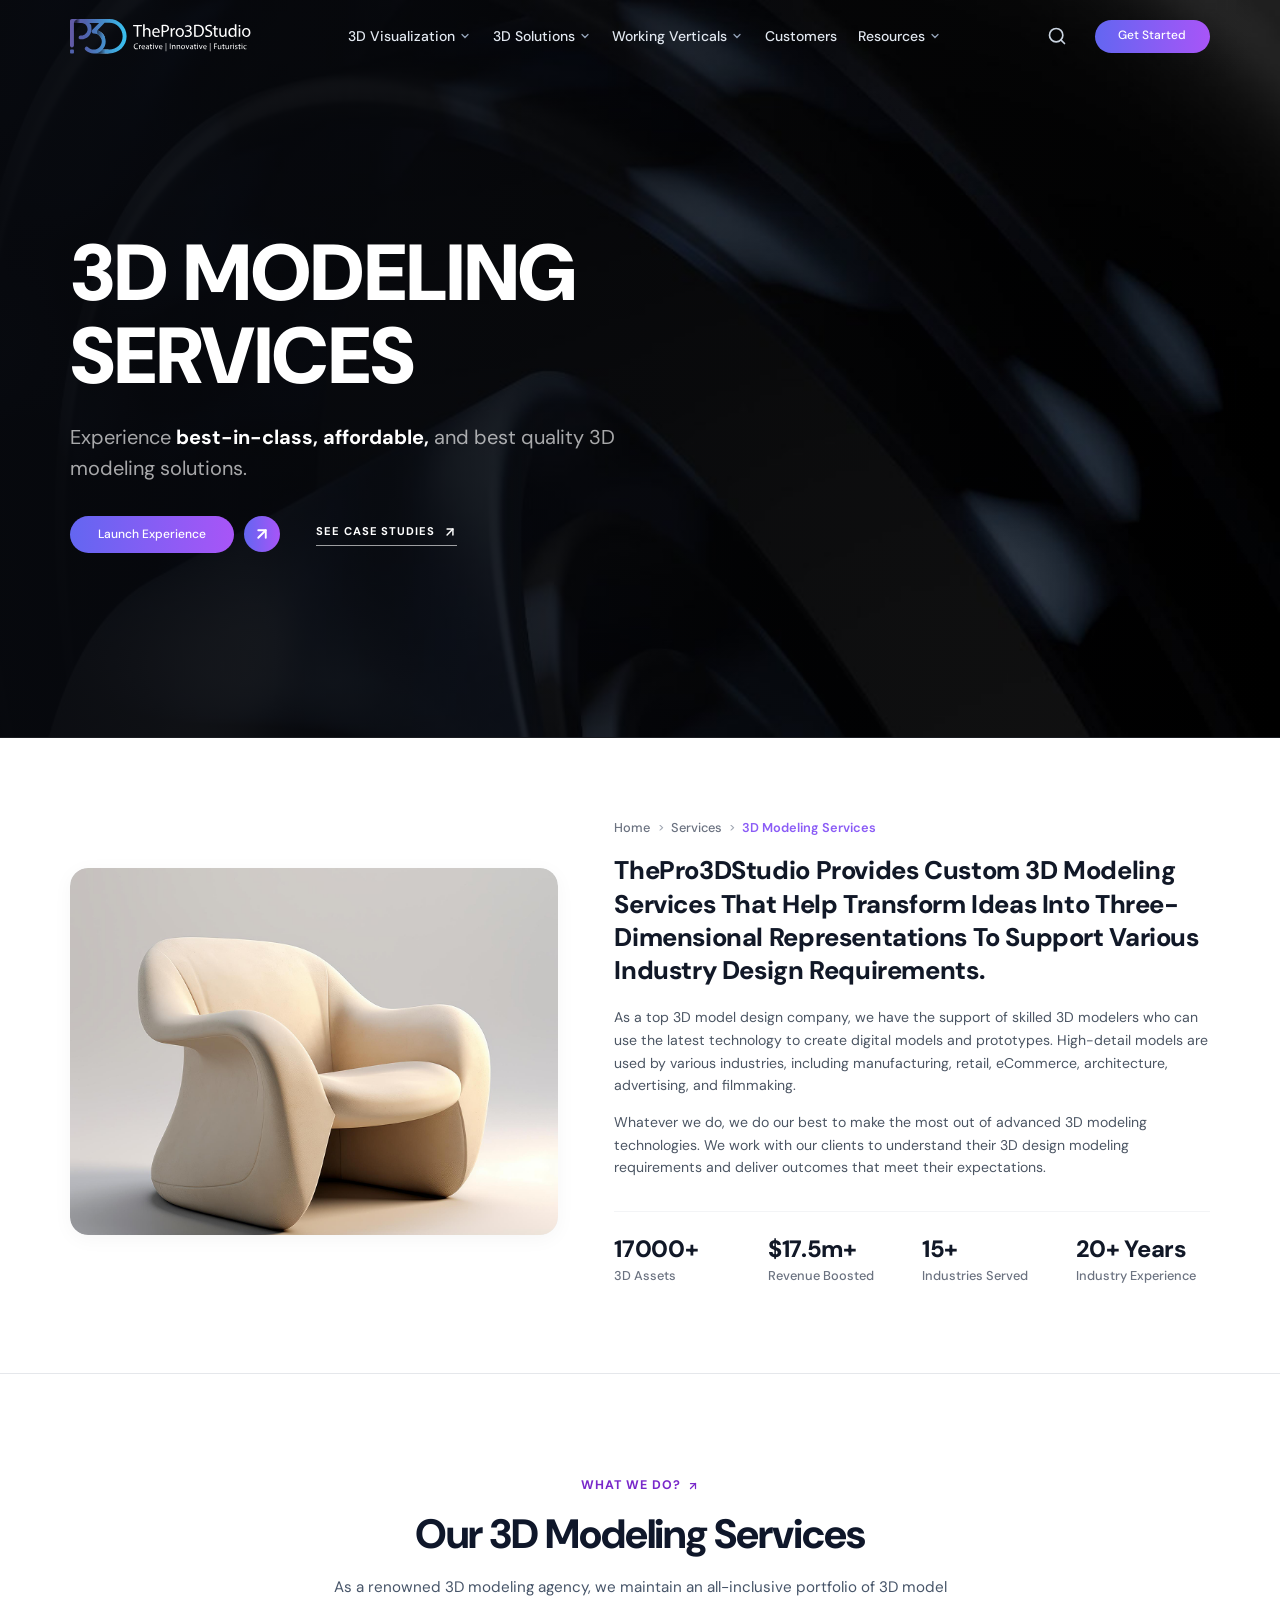
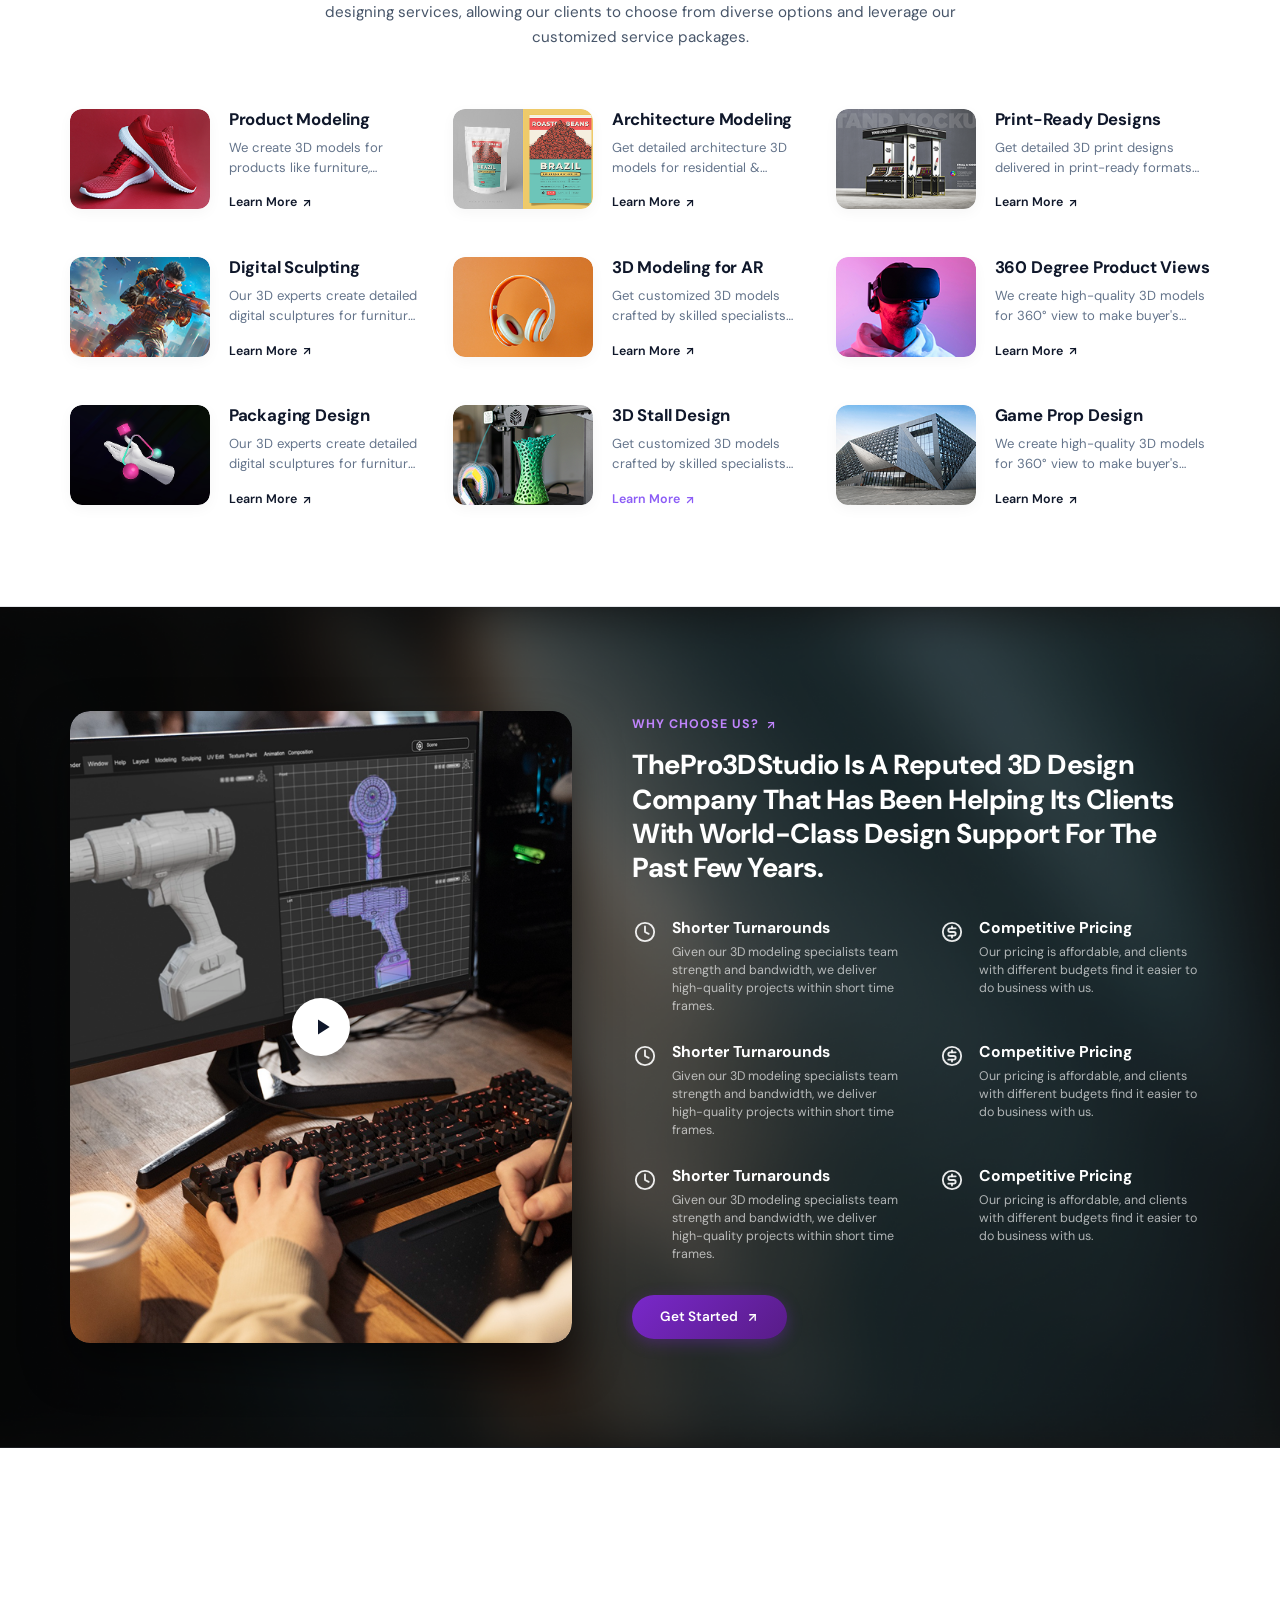
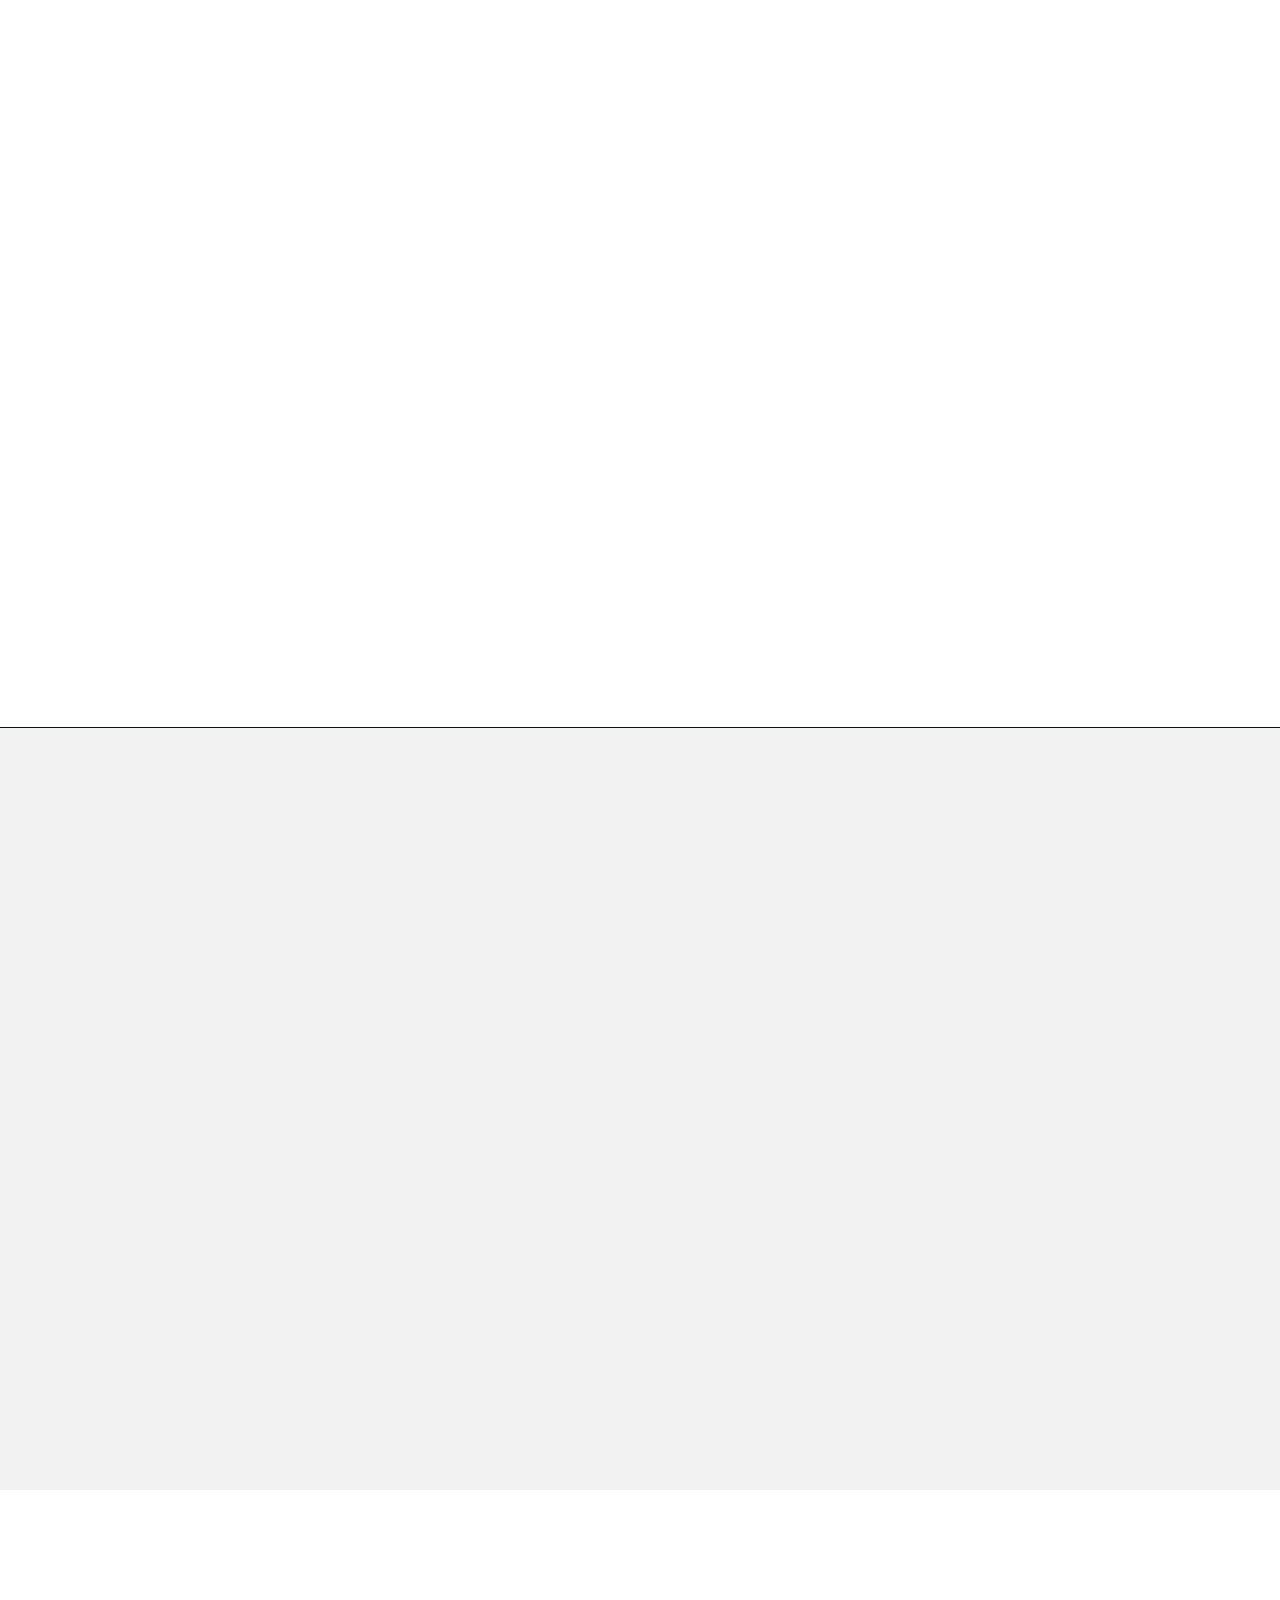
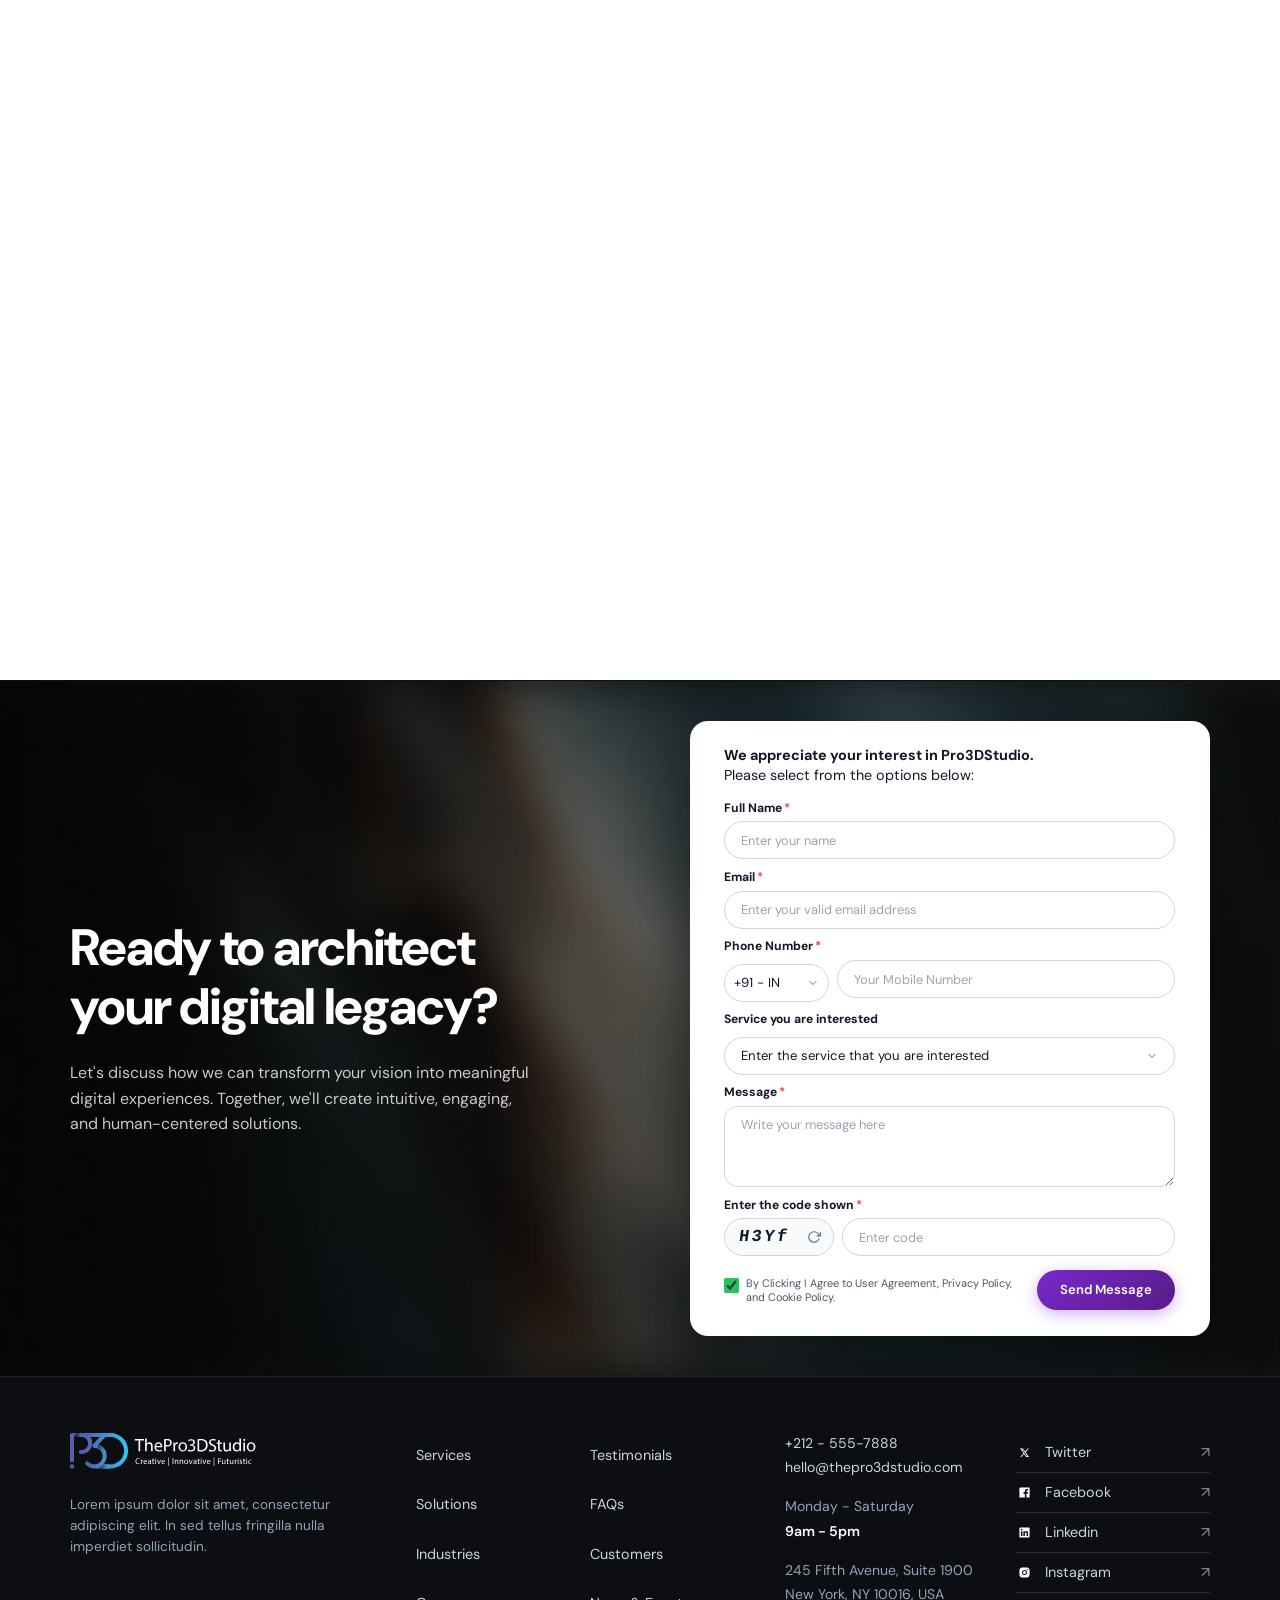
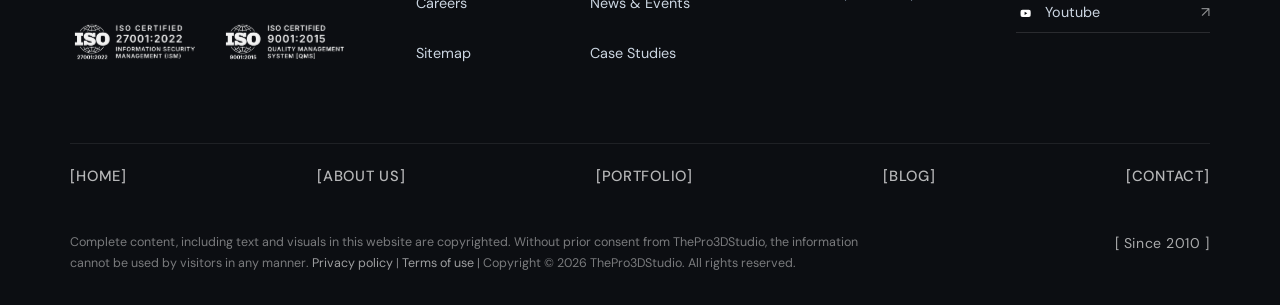
<file: 360-degree-viewer.html>
<!DOCTYPE html>
<html lang="en">
<head>
  <meta charset="UTF-8">
  <meta name="viewport" content="width=device-width, initial-scale=1.0">
  <title>360-Degree 3D Product Viewer Services | Interactive WebGL & AR | ThePro3DStudio</title>
  <meta name="description" content="Engage shoppers with photorealistic, ultra-fast 360-degree 3D product viewer solutions. Zero app install, WebGL/WebGPU powered, instant AR quick-look, and seamless eCommerce integration.">
  <meta name="keywords" content="360 product viewer, 3D product viewer, interactive 360 spin, WebGL 3D viewer, eCommerce 3D viewer, augmented reality viewer, Shopify 3D">
  <meta name="robots" content="index, follow, max-snippet:-1, max-image-preview:large, max-video-preview:-1">
  <link rel="canonical" href="https://professional3dservices.com/3d-solutions/360-degree-viewer.html">

  <!-- Open Graph / Facebook Metadata (Task 4) -->
  <meta property="og:type" content="website">
  <meta property="og:site_name" content="ThePro3DStudio">
  <meta property="og:locale" content="en_US">
  <meta property="og:title" content="360-Degree 3D Product Viewer Services | Interactive WebGL & AR | ThePro3DStudio">
  <meta property="og:description" content="Turn casual online visitors into confident buyers with interactive 360-degree product spins, deep zoom, and native AR.">
  <meta property="og:url" content="https://professional3dservices.com/3d-solutions/360-degree-viewer.html">
  <meta property="og:image" content="https://professional3dservices.com/assets/images/services/3d-modeling-chair.png">
  <meta property="og:image:alt" content="Interactive 360-Degree 3D Product Viewer Services - ThePro3DStudio">
  <meta property="og:image:width" content="1200">
  <meta property="og:image:height" content="630">

  <!-- Twitter Card Metadata (Task 4) -->
  <meta name="twitter:card" content="summary_large_image">
  <meta name="twitter:site" content="@ThePro3DStudio">
  <meta name="twitter:creator" content="@ThePro3DStudio">
  <meta name="twitter:url" content="https://professional3dservices.com/3d-solutions/360-degree-viewer.html">
  <meta name="twitter:title" content="Interactive 360-Degree 3D Product Viewer Services | ThePro3DStudio">
  <meta name="twitter:description" content="Boost conversions up to 40% and cut return rates with photorealistic 360° product spins.">
  <meta name="twitter:image" content="https://professional3dservices.com/assets/images/services/3d-modeling-chair.png">
  <meta name="twitter:image:alt" content="Interactive 360-Degree 3D Product Viewer Showcase">

  <!-- Favicon -->
  <link rel="icon" type="image/svg+xml" href="assets/images/hero/logo.svg">

  <!-- Preconnect & DNS Prefetch to Google Fonts for High-Speed Loading (Task 6) -->
  <link rel="dns-prefetch" href="https://fonts.googleapis.com">
  <link rel="dns-prefetch" href="https://fonts.gstatic.com">
  <link rel="preconnect" href="https://fonts.googleapis.com">
  <link rel="preconnect" href="https://fonts.gstatic.com" crossorigin>
  <link rel="stylesheet" href="https://fonts.googleapis.com/css2?family=DM+Sans:ital,opsz,wght@0,9..40,400;0,9..40,500;0,9..40,600;0,9..40,700;0,9..40,800;0,9..40,900;1,9..40,400;1,9..40,600&display=swap">

  <!-- Preload Critical Above-The-Fold Hero Image for LCP Optimization (Task 6) -->
  <link rel="preload" as="image" href="assets/images/services/3d-modeling-chair.png" fetchpriority="high">

  <!-- Stylesheets -->
  <link rel="stylesheet" href="assets/css/reset.css">
  <link rel="stylesheet" href="assets/css/variables.css">
  <link rel="stylesheet" href="assets/css/components.css">
  <link rel="stylesheet" href="assets/css/layout.css">
  <link rel="stylesheet" href="assets/css/sections.css">
  <link rel="stylesheet" href="assets/css/responsive.css">

  <!-- JSON-LD Structured Data: Organization & Service (Task 4) -->
  <script type="application/ld+json">
  {
    "@context": "https://schema.org",
    "@type": "Service",
    "name": "Interactive 360-Degree 3D Product Viewer Services",
    "serviceType": "3D Interactive eCommerce Solutions",
    "provider": {
      "@type": "Organization",
      "name": "ThePro3DStudio",
      "url": "https://professional3dservices.com",
      "logo": "https://professional3dservices.com/assets/images/hero/logo.svg",
      "email": "hrd@mapsystems.com",
      "telephone": "+1-800-333-7890",
      "sameAs": [
        "https://www.linkedin.com/company/mapsystems",
        "https://twitter.com/mapsystems"
      ]
    },
    "description": "High-performance browser-based 360-degree 3D product viewers with interactive zoom, multi-axis rotation, material customization, and AR support.",
    "areaServed": "Global",
    "hasOfferCatalog": {
      "@type": "OfferCatalog",
      "name": "3D Solutions & Interactive Viewers",
      "itemListElement": [
        {
          "@type": "Offer",
          "itemOffered": {
            "@type": "Service",
            "name": "Interactive 360-Degree Product Spin"
          }
        },
        {
          "@type": "Offer",
          "itemOffered": {
            "@type": "Service",
            "name": "Photorealistic 3D Product Modeling"
          }
        },
        {
          "@type": "Offer",
          "itemOffered": {
            "@type": "Service",
            "name": "Web AR & USDZ Quick Look Integration"
          }
        },
        {
          "@type": "Offer",
          "itemOffered": {
            "@type": "Service",
            "name": "Real-Time 3D Product Configurator"
          }
        }
      ]
    }
  }
  </script>

  <!-- JSON-LD Structured Data: BreadcrumbList (Task 4) -->
  <script type="application/ld+json">
  {
    "@context": "https://schema.org",
    "@type": "BreadcrumbList",
    "itemListElement": [
      {
        "@type": "ListItem",
        "position": 1,
        "name": "Home",
        "item": "https://professional3dservices.com/product-services.html"
      },
      {
        "@type": "ListItem",
        "position": 2,
        "name": "3D Solutions",
        "item": "https://professional3dservices.com/product-services.html#services"
      },
      {
        "@type": "ListItem",
        "position": 3,
        "name": "360-Degree Viewer",
        "item": "https://professional3dservices.com/3d-solutions/360-degree-viewer.html"
      }
    ]
  }
  </script>

  <!-- JSON-LD Structured Data: FAQPage (Task 4) -->
  <script type="application/ld+json">
  {
    "@context": "https://schema.org",
    "@type": "FAQPage",
    "mainEntity": [
      {
        "@type": "Question",
        "name": "How does your design process work?",
        "acceptedAnswer": {
          "@type": "Answer",
          "text": "Our process includes discovery strategy, design, feedback, and delivery — ensuring clarity, collaboration and results at every stage."
        }
      },
      {
        "@type": "Question",
        "name": "How long does a typical project take?",
        "acceptedAnswer": {
          "@type": "Answer",
          "text": "Standard 3D modeling and rendering projects typically take 2 to 5 business days, depending on geometry complexity and visual requirements."
        }
      },
      {
        "@type": "Question",
        "name": "Do you work with startups or only established brands?",
        "acceptedAnswer": {
          "@type": "Answer",
          "text": "We work with businesses of all sizes, from innovative hardware startups and independent creators to Fortune 500 enterprises and global eCommerce brands."
        }
      },
      {
        "@type": "Question",
        "name": "Can you handle custom or complex requests?",
        "acceptedAnswer": {
          "@type": "Answer",
          "text": "Yes, our dedicated 3D specialists handle bespoke CAD design, organic sculpting, complex mechanical rigging, photorealistic texturing, and custom animation."
        }
      },
      {
        "@type": "Question",
        "name": "What is the typical workflow for interactive 360 viewers?",
        "acceptedAnswer": {
          "@type": "Answer",
          "text": "We follow an agile, collaborative workflow with clear milestones: initial briefing, low-poly clay approval, material texturing, and final render delivery."
        }
      },
      {
        "@type": "Question",
        "name": "What is the delivery turnaround for 360 viewer assets?",
        "acceptedAnswer": {
          "@type": "Answer",
          "text": "Turnaround depends on project scope. Quick single-product models take 48-72 hours, while comprehensive multi-variant product catalogs are scheduled with milestone delivery."
        }
      },
      {
        "@type": "Question",
        "name": "Do you offer pricing packages for growing eCommerce stores?",
        "acceptedAnswer": {
          "@type": "Answer",
          "text": "We provide flexible, tiered pricing packages and dedicated project managers to cater equally to growing startups and enterprise design teams."
        }
      },
      {
        "@type": "Question",
        "name": "Can you integrate the 3D viewer directly into Shopify or custom web stores?",
        "acceptedAnswer": {
          "@type": "Answer",
          "text": "From specialized industrial machinery to futuristic architectural concepts, our team provides universal embed codes and WebGL/glTF assets ready for any eCommerce CMS."
        }
      }
    ]
  }
  </script>
</head>
<body>

  <!-- ==========================================================================
       Site Header & Responsive Navigation
       ========================================================================== -->
  <header class="site-header" id="siteHeader">
    <div class="container header-inner">
      <!-- Brand Logo -->
      <a href="product-services.html" class="brand-logo" aria-label="ThePro3DStudio Home">
        <img src="assets/images/hero/logo.svg" alt="ThePro3DStudio - Creative | Innovative | Futuristic" class="brand-logo-img logo-light" width="220" height="42" decoding="async">
        <img src="assets/images/hero/logo-dark.svg" alt="ThePro3DStudio - Creative | Innovative | Futuristic" class="brand-logo-img logo-dark" width="220" height="42" decoding="async">
      </a>

      <!-- Desktop Navigation Menu -->
      <nav class="nav-menu" aria-label="Main Navigation">
        <div class="nav-item has-dropdown" data-dropdown="vis">
          <a href="product-services.html#services" class="nav-link" aria-expanded="false" aria-haspopup="true">
            <span>3D Visualization</span>
            <svg class="chevron" viewBox="0 0 24 24" fill="none" stroke-width="2.5" stroke-linecap="round"><polyline points="6 9 12 15 18 9"></polyline></svg>
          </a>
        </div>
        <div class="nav-item has-dropdown" data-dropdown="sol">
          <a href="product-services.html#services" class="nav-link" aria-expanded="false" aria-haspopup="true">
            <span>3D Solutions</span>
            <svg class="chevron" viewBox="0 0 24 24" fill="none" stroke-width="2.5" stroke-linecap="round"><polyline points="6 9 12 15 18 9"></polyline></svg>
          </a>
        </div>
        <div class="nav-item has-dropdown" data-dropdown="vert">
          <a href="product-services.html#industries" class="nav-link" aria-expanded="false" aria-haspopup="true">
            <span>Working Verticals</span>
            <svg class="chevron" viewBox="0 0 24 24" fill="none" stroke-width="2.5" stroke-linecap="round"><polyline points="6 9 12 15 18 9"></polyline></svg>
          </a>
        </div>
        <div class="nav-item">
          <a href="product-services.html#why-us" class="nav-link">
            <span>Customers</span>
          </a>
        </div>
        <div class="nav-item has-dropdown" data-dropdown="res">
          <a href="product-services.html#blog" class="nav-link" aria-expanded="false" aria-haspopup="true">
            <span>Resources</span>
            <svg class="chevron" viewBox="0 0 24 24" fill="none" stroke-width="2.5" stroke-linecap="round"><polyline points="6 9 12 15 18 9"></polyline></svg>
          </a>
        </div>
      </nav>

      <!-- Header Actions -->
      <div class="header-actions">
        <!-- Search Button -->
        <button class="btn-search" aria-label="Search site">
          <svg width="20" height="20" viewBox="0 0 24 24" fill="none" stroke="currentColor" stroke-width="2" stroke-linecap="round" stroke-linejoin="round">
            <circle cx="11" cy="11" r="8"></circle>
            <line x1="21" y1="21" x2="16.65" y2="16.65"></line>
          </svg>
        </button>

        <!-- Get Started Button -->
        <a href="#contact" class="btn-get-started">Get Started</a>

        <!-- Mobile Hamburger Button -->
        <button class="hamburger" id="hamburgerBtn" aria-label="Toggle navigation menu" aria-expanded="false" aria-controls="mobileNav">
          <svg class="hamburger-icon open-icon" width="28" height="28" viewBox="0 0 24 24" fill="none" stroke="currentColor" stroke-width="2.5" stroke-linecap="round">
            <line x1="3" y1="6" x2="21" y2="6"></line>
            <line x1="3" y1="12" x2="21" y2="12"></line>
            <line x1="3" y1="18" x2="21" y2="18"></line>
          </svg>
          <svg class="hamburger-icon close-icon" width="28" height="28" viewBox="0 0 24 24" fill="none" stroke="currentColor" stroke-width="2.5" stroke-linecap="round" style="display:none;">
            <line x1="18" y1="6" x2="6" y2="18"></line>
            <line x1="6" y1="6" x2="18" y2="18"></line>
          </svg>
        </button>
      </div>
    </div>

    <!-- Mega Menu Dropdown Container -->
    <div class="mega-dropdown-wrapper" id="megaDropdownWrapper">
      <!-- Panel 1: 3D Visualization -->
      <div class="mega-panel" id="panel-vis" role="region" aria-label="3D Visualization Menu">
        <div class="container mega-panel-inner">
          <div class="mega-vis-grid">
            <!-- Col 1: 3D Modeling -->
            <div class="mega-menu-col">
              <div class="mega-col-heading">3D MODELING</div>
              <p class="mega-col-desc">Custom 3D modeling services that help transform ideas into three-dimensional representations.</p>
              <ul class="mega-link-list">
                <li><a href="product-services.html#services" class="mega-link-item"><svg class="mega-icon" viewBox="0 0 24 24" fill="none" stroke="currentColor" stroke-width="2"><path d="M21 16V8a2 2 0 0 0-1-1.73l-7-4a2 2 0 0 0-2 0l-7 4A2 2 0 0 0 3 8v8a2 2 0 0 0 1 1.73l7 4a2 2 0 0 0 2 0l7-4A2 2 0 0 0 21 16z"></path><polyline points="3.27 6.96 12 12.01 20.73 6.96"></polyline><line x1="12" y1="22.08" x2="12" y2="12"></line></svg><span>Product Modeling</span></a></li>
                <li><a href="product-services.html#services" class="mega-link-item"><svg class="mega-icon" viewBox="0 0 24 24" fill="none" stroke="currentColor" stroke-width="2"><rect x="4" y="2" width="16" height="20" rx="2" ry="2"></rect><line x1="9" y1="22" x2="9" y2="2"></line><line x1="8" y1="6" x2="10" y2="6"></line><line x1="14" y1="6" x2="16" y2="6"></line><line x1="8" y1="10" x2="10" y2="10"></line><line x1="14" y1="10" x2="16" y2="10"></line><line x1="8" y1="14" x2="10" y2="14"></line><line x1="14" y1="14" x2="16" y2="14"></line></svg><span>Architectural Modeling</span></a></li>
                <li><a href="product-services.html#services" class="mega-link-item"><svg class="mega-icon" viewBox="0 0 24 24" fill="none" stroke="currentColor" stroke-width="2"><path d="M19 9V6a2 2 0 0 0-2-2H7a2 2 0 0 0-2 2v3"></path><path d="M3 11v5a2 2 0 0 0 2 2h14a2 2 0 0 0 2-2v-5a2 2 0 0 0-2-2H5a2 2 0 0 0-2 2z"></path><line x1="6" y1="18" x2="6" y2="21"></line><line x1="18" y1="18" x2="18" y2="21"></line></svg><span>Furniture Modeling</span></a></li>
                <li><a href="product-services.html#services" class="mega-link-item"><svg class="mega-icon" viewBox="0 0 24 24" fill="none" stroke="currentColor" stroke-width="2"><circle cx="12" cy="12" r="3"></circle><path d="M19.4 15a1.65 1.65 0 0 0 .33 1.82l.06.06a2 2 0 0 1 0 2.83 2 2 0 0 1-2.83 0l-.06-.06a1.65 1.65 0 0 0-1.82-.33 1.65 1.65 0 0 0-1 1.51V21a2 2 0 0 1-2 2 2 2 0 0 1-2-2v-.09A1.65 1.65 0 0 0 9 19.4a1.65 1.65 0 0 0-1.82.33l-.06.06a2 2 0 0 1-2.83 0 2 2 0 0 1 0-2.83l.06-.06a1.65 1.65 0 0 0 .33-1.82 1.65 1.65 0 0 0-1.51-1H3a2 2 0 0 1-2-2 2 2 0 0 1 2-2h.09A1.65 1.65 0 0 0 4.6 9a1.65 1.65 0 0 0-.33-1.82l-.06-.06a2 2 0 0 1 0-2.83 2 2 0 0 1 2.83 0l.06.06a1.65 1.65 0 0 0 1.82.33H9a1.65 1.65 0 0 0 1-1.51V3a2 2 0 0 1 2-2 2 2 0 0 1 2 2v.09a1.65 1.65 0 0 0 1 1.51 1.65 1.65 0 0 0 1.82-.33l.06-.06a2 2 0 0 1 2.83 0 2 2 0 0 1 0 2.83l-.06.06a1.65 1.65 0 0 0 1.82.33H9a1.65 1.65 0 0 0 1-1.51V3a2 2 0 0 1 2-2 2 2 0 0 1 2 2v.09a1.65 1.65 0 0 0 1 1.51 1.65 1.65 0 0 0 1.82-.33l.06-.06a2 2 0 0 1 2.83 0 2 2 0 0 1 0 2.83l-.06.06a1.65 1.65 0 0 0-.33 1.82V9a1.65 1.65 0 0 0 1.51 1H21a2 2 0 0 1 2 2 2 2 0 0 1-2 2h-.09a1.65 1.65 0 0 0-1.51 1z"></path></svg><span>Industrial &amp; Engineering Modeling</span></a></li>
                <li><a href="product-services.html#services" class="mega-link-item"><svg class="mega-icon" viewBox="0 0 24 24" fill="none" stroke="currentColor" stroke-width="2"><rect x="3" y="11" width="18" height="6" rx="2"></rect><path d="M5 11l2-5h10l2 5"></path><circle cx="7.5" cy="17.5" r="2.5"></circle><circle cx="16.5" cy="17.5" r="2.5"></circle></svg><span>Automotive 3D Modeling</span></a></li>
                <li><a href="product-services.html#services" class="mega-link-item"><svg class="mega-icon" viewBox="0 0 24 24" fill="none" stroke="currentColor" stroke-width="2"><path d="M12 2a3 3 0 0 0-3 3c0 1.3.8 2.4 2 2.8V9L3.5 15.5A2 2 0 0 0 5 19h14a2 2 0 0 0 1.5-3.5L13 9V7.8c1.2-.4 2-1.5 2-2.8a3 3 0 0 0-3-3z"></path></svg><span>Fashion 3D Modeling</span></a></li>
                <li><a href="product-services.html#services" class="mega-link-item"><svg class="mega-icon" viewBox="0 0 24 24" fill="none" stroke="currentColor" stroke-width="2"><polygon points="12 2 4 11 9 11 5 18 19 18 15 11 20 11 12 2"></polygon><line x1="12" y1="18" x2="12" y2="22"></line></svg><span>Environment &amp; Asset Modeling</span></a></li>
                <li><a href="product-services.html#services" class="mega-link-item"><svg class="mega-icon" viewBox="0 0 24 24" fill="none" stroke="currentColor" stroke-width="2"><rect x="2" y="7" width="20" height="11" rx="3"></rect><circle cx="8" cy="12.5" r="2"></circle><circle cx="16" cy="12.5" r="2"></circle><path d="M10.5 14a2 2 0 0 0 3 0"></path></svg><span>AR/VR &amp; Real-Time 3D Modeling</span></a></li>
                <li><a href="product-services.html#services" class="mega-link-item"><svg class="mega-icon" viewBox="0 0 24 24" fill="none" stroke="currentColor" stroke-width="2"><polyline points="6 9 6 2 18 2 18 9"></polyline><path d="M6 18H4a2 2 0 0 1-2-2v-5a2 2 0 0 1 2-2h16a2 2 0 0 1 2 2v5a2 2 0 0 1-2 2h-2"></path><rect x="6" y="14" width="12" height="8"></rect></svg><span>3D Sculpting &amp; Print-Ready Modeling</span></a></li>
                <li><a href="product-services.html#services" class="mega-link-item"><svg class="mega-icon" viewBox="0 0 24 24" fill="none" stroke="currentColor" stroke-width="2"><line x1="6" y1="12" x2="10" y2="12"></line><line x1="8" y1="10" x2="8" y2="14"></line><line x1="15" y1="13" x2="15.01" y2="13"></line><line x1="18" y1="11" x2="18.01" y2="11"></line><rect x="2" y="6" width="20" height="12" rx="6"></rect></svg><span>3D Game Assets Modeling</span></a></li>
              </ul>
            </div>

            <!-- Col 2: 3D Rendering & Texturing -->
            <div class="mega-menu-col">
              <div class="mega-col-heading">3D RENDERING &amp; TEXTURING</div>
              <p class="mega-col-desc">Creating photorealistic 3D visuals and immersive renders that bring concepts and products to life.</p>
              <ul class="mega-link-list">
                <li><a href="product-services.html#services" class="mega-link-item"><svg class="mega-icon" viewBox="0 0 24 24" fill="none" stroke="currentColor" stroke-width="2"><path d="M21 16V8a2 2 0 0 0-1-1.73l-7-4a2 2 0 0 0-2 0l-7 4A2 2 0 0 0 3 8v8a2 2 0 0 0 1 1.73l7 4a2 2 0 0 0 2 0l7-4A2 2 0 0 0 21 16z"></path><polyline points="3.27 6.96 12 12.01 20.73 6.96"></polyline><line x1="12" y1="22.08" x2="12" y2="12"></line></svg><span>Product Rendering</span></a></li>
                <li><a href="product-services.html#services" class="mega-link-item"><svg class="mega-icon" viewBox="0 0 24 24" fill="none" stroke="currentColor" stroke-width="2"><rect x="4" y="2" width="16" height="20" rx="2" ry="2"></rect><line x1="9" y1="22" x2="9" y2="2"></line><line x1="8" y1="6" x2="10" y2="6"></line><line x1="14" y1="6" x2="16" y2="6"></line><line x1="8" y1="10" x2="10" y2="10"></line><line x1="14" y1="10" x2="16" y2="10"></line><line x1="8" y1="14" x2="10" y2="14"></line><line x1="14" y1="14" x2="16" y2="14"></line></svg><span>Architectural Rendering</span></a></li>
                <li><a href="product-services.html#services" class="mega-link-item"><svg class="mega-icon" viewBox="0 0 24 24" fill="none" stroke="currentColor" stroke-width="2"><path d="M19 9V6a2 2 0 0 0-2-2H7a2 2 0 0 0-2 2v3"></path><path d="M3 11v5a2 2 0 0 0 2 2h14a2 2 0 0 0 2-2v-5a2 2 0 0 0-2-2H5a2 2 0 0 0-2 2z"></path><line x1="6" y1="18" x2="6" y2="21"></line><line x1="18" y1="18" x2="18" y2="21"></line></svg><span>Furniture Rendering</span></a></li>
                <li><a href="product-services.html#services" class="mega-link-item"><svg class="mega-icon" viewBox="0 0 24 24" fill="none" stroke="currentColor" stroke-width="2"><rect x="3" y="3" width="18" height="18" rx="2" ry="2"></rect><line x1="3" y1="9" x2="21" y2="9"></line><line x1="9" y1="21" x2="9" y2="9"></line></svg><span>Interior Rendering</span></a></li>
                <li><a href="product-services.html#services" class="mega-link-item"><svg class="mega-icon" viewBox="0 0 24 24" fill="none" stroke="currentColor" stroke-width="2"><rect x="4" y="2" width="16" height="20" rx="2" ry="2"></rect><line x1="9" y1="22" x2="9" y2="2"></line><line x1="8" y1="6" x2="10" y2="6"></line><line x1="14" y1="6" x2="16" y2="6"></line><line x1="8" y1="10" x2="10" y2="10"></line><line x1="14" y1="10" x2="16" y2="10"></line><line x1="8" y1="14" x2="10" y2="14"></line><line x1="14" y1="14" x2="16" y2="14"></line></svg><span>Exterior Rendering</span></a></li>
                <li><a href="product-services.html#services" class="mega-link-item"><svg class="mega-icon" viewBox="0 0 24 24" fill="none" stroke="currentColor" stroke-width="2"><rect x="3" y="11" width="18" height="6" rx="2"></rect><path d="M5 11l2-5h10l2 5"></path><circle cx="7.5" cy="17.5" r="2.5"></circle><circle cx="16.5" cy="17.5" r="2.5"></circle></svg><span>Automotive Rendering</span></a></li>
                <li><a href="product-services.html#services" class="mega-link-item"><svg class="mega-icon" viewBox="0 0 24 24" fill="none" stroke="currentColor" stroke-width="2"><path d="M1 12s4-8 11-8 11 8 11 8-4 8-11 8-11-8-11-8z"></path><circle cx="12" cy="12" r="3"></circle></svg><span>Lifestyle Rendering</span></a></li>
                <li><a href="product-services.html#services" class="mega-link-item"><svg class="mega-icon" viewBox="0 0 24 24" fill="none" stroke="currentColor" stroke-width="2"><path d="M12 2a3 3 0 0 0-3 3c0 1.3.8 2.4 2 2.8V9L3.5 15.5A2 2 0 0 0 5 19h14a2 2 0 0 0 1.5-3.5L13 9V7.8c1.2-.4 2-1.5 2-2.8a3 3 0 0 0-3-3z"></path></svg><span>Fashion Rendering</span></a></li>
                <li><a href="product-services.html#services" class="mega-link-item"><svg class="mega-icon" viewBox="0 0 24 24" fill="none" stroke="currentColor" stroke-width="2"><path d="M21.5 2v6h-6M21.34 15.57a10 10 0 1 1-.57-8.38l5.67-5.67"/></svg><span>360° Floorplan Rendering</span></a></li>
                <li><a href="product-services.html#services" class="mega-link-item"><svg class="mega-icon" viewBox="0 0 24 24" fill="none" stroke="currentColor" stroke-width="2"><rect x="2" y="7" width="20" height="11" rx="3"></rect><circle cx="8" cy="12.5" r="2"></circle><circle cx="16" cy="12.5" r="2"></circle><path d="M10.5 14a2 2 0 0 0 3 0"></path></svg><span>3D Walkthrough Rendering</span></a></li>
              </ul>
            </div>

            <!-- Col 3: 3D Animation & CGI -->
            <div class="mega-menu-col">
              <div class="mega-col-heading">3D ANIMATION &amp; CGI</div>
              <p class="mega-col-desc">Bringing ideas to life through 3D animations that engage, explain, and captivate audiences.</p>
              <ul class="mega-link-list">
                <li><a href="product-services.html#services" class="mega-link-item"><svg class="mega-icon" viewBox="0 0 24 24" fill="none" stroke="currentColor" stroke-width="2"><polygon points="12 2 15.09 8.26 22 9.27 17 14.14 18.18 21.02 12 17.77 5.82 21.02 7 14.14 2 9.27 8.91 8.26 12 2"></polygon></svg><span>Logo &amp; Brand Animation</span></a></li>
                <li><a href="product-services.html#services" class="mega-link-item"><svg class="mega-icon" viewBox="0 0 24 24" fill="none" stroke="currentColor" stroke-width="2"><circle cx="12" cy="12" r="3"></circle><ellipse cx="12" cy="12" rx="10" ry="4" transform="rotate(30 12 12)"></ellipse></svg><span>3D Simulation Animation</span></a></li>
                <li><a href="product-services.html#services" class="mega-link-item"><svg class="mega-icon" viewBox="0 0 24 24" fill="none" stroke="currentColor" stroke-width="2"><polygon points="23 7 16 12 23 17 23 7"></polygon><rect x="1" y="5" width="15" height="14" rx="2" ry="2"></rect></svg><span>Product Animation</span></a></li>
                <li><a href="product-services.html#services" class="mega-link-item"><svg class="mega-icon" viewBox="0 0 24 24" fill="none" stroke="currentColor" stroke-width="2"><path d="M20 21v-2a4 4 0 0 0-4-4H8a4 4 0 0 0-4 4v2"></path><circle cx="12" cy="7" r="4"></circle></svg><span>Character Animation</span></a></li>
                <li><a href="product-services.html#services" class="mega-link-item"><svg class="mega-icon" viewBox="0 0 24 24" fill="none" stroke="currentColor" stroke-width="2"><polygon points="12 2 2 7 12 12 22 7 12 2"></polygon><polyline points="2 17 12 22 22 17"></polyline><polyline points="2 12 12 17 22 12"></polyline></svg><span>Motion Graphics</span></a></li>
                <li><a href="product-services.html#services" class="mega-link-item"><svg class="mega-icon" viewBox="0 0 24 24" fill="none" stroke="currentColor" stroke-width="2"><circle cx="12" cy="12" r="3"></circle><path d="M19.4 15a1.65 1.65 0 0 0 .33 1.82l.06.06a2 2 0 0 1 0 2.83 2 2 0 0 1-2.83 0l-.06-.06a1.65 1.65 0 0 0-1.82-.33 1.65 1.65 0 0 0-1 1.51V21a2 2 0 0 1-2 2 2 2 0 0 1-2-2v-.09A1.65 1.65 0 0 0 9 19.4a1.65 1.65 0 0 0-1.82.33l-.06.06a2 2 0 0 1-2.83 0 2 2 0 0 1 0-2.83l.06-.06a1.65 1.65 0 0 0 .33-1.82 1.65 1.65 0 0 0-1.51-1H3a2 2 0 0 1-2-2 2 2 0 0 1 2-2h.09A1.65 1.65 0 0 0 4.6 9a1.65 1.65 0 0 0-.33-1.82l-.06-.06a2 2 0 0 1 0-2.83 2 2 0 0 1 2.83 0l.06.06a1.65 1.65 0 0 0 1.82.33H9a1.65 1.65 0 0 0 1-1.51V3a2 2 0 0 1 2-2 2 2 0 0 1 2 2v.09a1.65 1.65 0 0 0 1 1.51 1.65 1.65 0 0 0 1.82-.33l.06-.06a2 2 0 0 1 2.83 0 2 2 0 0 1 0 2.83l-.06.06a1.65 1.65 0 0 0-.33 1.82V9a1.65 1.65 0 0 0 1.51 1H21a2 2 0 0 1 2 2 2 2 0 0 1-2 2h-.09a1.65 1.65 0 0 0-1.51 1z"></path></svg><span>Industrial Animation</span></a></li>
                <li><a href="product-services.html#services" class="mega-link-item"><svg class="mega-icon" viewBox="0 0 24 24" fill="none" stroke="currentColor" stroke-width="2"><polyline points="22 12 18 12 15 21 9 3 6 12 2 12"></polyline></svg><span>Medical &amp; Scientific Animation</span></a></li>
                <li><a href="product-services.html#services" class="mega-link-item"><svg class="mega-icon" viewBox="0 0 24 24" fill="none" stroke="currentColor" stroke-width="2"><rect x="2" y="2" width="20" height="20" rx="2.18" ry="2.18"></rect><line x1="7" y1="2" x2="7" y2="22"></line><line x1="17" y1="2" x2="17" y2="22"></line><line x1="2" y1="12" x2="22" y2="12"></line><line x1="2" y1="7" x2="7" y2="7"></line><line x1="2" y1="17" x2="7" y2="17"></line><line x1="17" y1="17" x2="22" y2="17"></line><line x1="17" y1="7" x2="22" y2="7"></line></svg><span>VFX &amp; Cinematic Animation</span></a></li>
                <li><a href="product-services.html#services" class="mega-link-item"><svg class="mega-icon" viewBox="0 0 24 24" fill="none" stroke="currentColor" stroke-width="2"><line x1="6" y1="12" x2="10" y2="12"></line><line x1="8" y1="10" x2="8" y2="14"></line><line x1="15" y1="13" x2="15.01" y2="13"></line><line x1="18" y1="11" x2="18.01" y2="11"></line><rect x="2" y="6" width="20" height="12" rx="6"></rect></svg><span>Game &amp; Interactive Animation</span></a></li>
                <li><a href="product-services.html#services" class="mega-link-item"><svg class="mega-icon" viewBox="0 0 24 24" fill="none" stroke="currentColor" stroke-width="2"><rect x="4" y="2" width="16" height="20" rx="2" ry="2"></rect><line x1="9" y1="22" x2="9" y2="2"></line><line x1="8" y1="6" x2="10" y2="6"></line><line x1="14" y1="6" x2="16" y2="6"></line><line x1="8" y1="10" x2="10" y2="10"></line><line x1="14" y1="10" x2="16" y2="10"></line><line x1="8" y1="14" x2="10" y2="14"></line><line x1="14" y1="14" x2="16" y2="14"></line></svg><span>Architectural Animation</span></a></li>
              </ul>
            </div>

            <!-- Col 4: Right Promo Card -->
            <div class="mega-promo-col">
              <div class="mega-card-lavender">
                <div class="mega-card-media">
                  <img src="assets/images/hero/Navbar/Sec1.png" alt="Ready to level-up your 3D Visual Experience?" class="mega-card-img" width="363" height="271" loading="lazy" decoding="async">
                </div>
                <div class="mega-card-title">Ready to level-up your<br><span class="text-accent-purple">3D Visual Experience?</span></div>
                <p class="mega-card-desc">Create sophisticated visuals that make your ideas impossible to overlook, while elevating your brand, engaging audiences, and leaving a lasting impression.</p>
                <a href="#contact" class="btn-mega-pill btn-mega-pill-black">
                  <span>Get a free quote</span>
                  <svg width="13" height="13" viewBox="0 0 24 24" fill="none" stroke="currentColor" stroke-width="2.5" stroke-linecap="round" stroke-linejoin="round"><line x1="7" y1="17" x2="17" y2="7"></line><polyline points="7 7 17 7 17 17"></polyline></svg>
                </a>
              </div>
            </div>
          </div>
        </div>
      </div>

      <!-- Panel 2: 3D Solutions -->
      <div class="mega-panel" id="panel-sol" role="region" aria-label="3D Solutions Menu">
        <div class="container mega-panel-inner">
          <div class="mega-sol-grid">
            <!-- Left Side: Solution Items Grid -->
            <div class="mega-sol-items-grid">
              <a href="360-degree-viewer.html" class="mega-card-item is-featured-purple">
                <div class="mega-card-item-header">
                  <svg class="mega-icon" viewBox="0 0 24 24" fill="none" stroke="currentColor" stroke-width="2"><path d="M21.5 2v6h-6M21.34 15.57a10 10 0 1 1-.57-8.38l5.67-5.67"/></svg>
                  <span class="mega-card-item-title">360-Degree Viewer</span>
                </div>
                <p class="mega-card-item-desc">Interactive 360° experiences that let customers explore products from every angle with ease.</p>
              </a>

              <a href="product-services.html#services" class="mega-card-item">
                <div class="mega-card-item-header">
                  <svg class="mega-icon" viewBox="0 0 24 24" fill="none" stroke="currentColor" stroke-width="2"><line x1="4" y1="21" x2="4" y2="14"></line><line x1="4" y1="10" x2="4" y2="3"></line><line x1="12" y1="21" x2="12" y2="12"></line><line x1="12" y1="8" x2="12" y2="3"></line><line x1="20" y1="21" x2="20" y2="16"></line><line x1="20" y1="12" x2="20" y2="3"></line><line x1="1" y1="14" x2="7" y2="14"></line><line x1="9" y1="8" x2="15" y2="8"></line><line x1="17" y1="16" x2="23" y2="16"></line></svg>
                  <span class="mega-card-item-title">3D Product Configurator</span>
                </div>
                <p class="mega-card-item-desc">Flexible 3D configurators that let customers customize products and visualize options in real time.</p>
              </a>

              <a href="product-services.html#services" class="mega-card-item">
                <div class="mega-card-item-header">
                  <svg class="mega-icon" viewBox="0 0 24 24" fill="none" stroke="currentColor" stroke-width="2"><ellipse cx="12" cy="5" rx="9" ry="3"></ellipse><path d="M21 12c0 1.66-4 3-9 3s-9-1.34-9-3"></path><path d="M3 5v14c0 1.66 4 3 9 3s9-1.34 9-3V5"></path></svg>
                  <span class="mega-card-item-title">CMS</span>
                </div>
                <p class="mega-card-item-desc">Flexible content management solutions that simplify publishing, organizing, and updating digital experiences.</p>
              </a>

              <a href="product-services.html#services" class="mega-card-item">
                <div class="mega-card-item-header">
                  <svg class="mega-icon" viewBox="0 0 24 24" fill="none" stroke="currentColor" stroke-width="2"><path d="M21.21 15.89A10 10 0 1 1 8 2.83"></path><path d="M22 12A10 10 0 0 0 12 2v10z"></path></svg>
                  <span class="mega-card-item-title">Product Analytics</span>
                </div>
                <p class="mega-card-item-desc">Actionable product insights that help businesses understand customer behavior and improve experiences.</p>
              </a>

              <a href="product-services.html#services" class="mega-card-item">
                <div class="mega-card-item-header">
                  <svg class="mega-icon" viewBox="0 0 24 24" fill="none" stroke="currentColor" stroke-width="2"><circle cx="12" cy="12" r="10"></circle><line x1="2" y1="12" x2="22" y2="12"></line><path d="M12 2a15.3 15.3 0 0 1 4 10 15.3 15.3 0 0 1-4 10 15.3 15.3 0 0 1-4-10 15.3 15.3 0 0 1 4-10z"></path></svg>
                  <span class="mega-card-item-title">Web-Enabled AR</span>
                </div>
                <p class="mega-card-item-desc">Browser-based augmented reality experiences that bring products to life without requiring an app.</p>
              </a>
            </div>

            <!-- Right Side: Split Banner -->
            <div class="mega-sol-banner-wrap">
              <div class="mega-banner-split mega-banner-mint">
                <div class="mega-banner-img-wrap">
                  <img src="assets/images/hero/Navbar/Sec2.png" alt="Select, Configure, and Deploy 3D models" class="mega-banner-img" width="363" height="330" loading="lazy" decoding="async">
                </div>
                <div class="mega-banner-body">
                  <div class="mega-banner-title">Select, <span class="text-accent-purple">Configure, and Deploy</span> a versatile library of high-quality 3D models</div>
                  <p class="mega-banner-desc">Select the right 3D models, customize them to your specific requirements, and deploy them seamlessly across platforms and applications. Streamline your 3D workflow with flexible, ready-to-use solutions that improve efficiency, consistency, and creative possibilities.</p>
                  <a href="#contact" class="btn-mega-pill btn-mega-pill-black">
                    <span>Get a free quote</span>
                    <svg width="13" height="13" viewBox="0 0 24 24" fill="none" stroke="currentColor" stroke-width="2.5" stroke-linecap="round" stroke-linejoin="round"><line x1="7" y1="17" x2="17" y2="7"></line><polyline points="7 7 17 7 17 17"></polyline></svg>
                  </a>
                </div>
              </div>
            </div>
          </div>
        </div>
      </div>

      <!-- Panel 3: Working Verticals -->
      <div class="mega-panel" id="panel-vert" role="region" aria-label="Working Verticals Menu">
        <div class="container mega-panel-inner">
          <div class="mega-vert-grid">
            <!-- Left Side: 3x3 Industries Grid -->
            <div class="mega-vert-items-grid">
              <a href="product-services.html#industries" class="mega-card-item">
                <div class="mega-card-item-header">
                  <svg class="mega-icon" viewBox="0 0 24 24" fill="none" stroke="currentColor" stroke-width="2"><rect x="4" y="2" width="16" height="20" rx="2" ry="2"></rect><line x1="9" y1="22" x2="9" y2="2"></line><line x1="8" y1="6" x2="10" y2="6"></line><line x1="14" y1="6" x2="16" y2="6"></line><line x1="8" y1="10" x2="10" y2="10"></line><line x1="14" y1="10" x2="16" y2="10"></line><line x1="8" y1="14" x2="10" y2="14"></line><line x1="14" y1="14" x2="16" y2="14"></line></svg>
                  <span class="mega-card-item-title">Architecture &amp; Real Estate</span>
                </div>
                <p class="mega-card-item-desc">Visualize buildings, properties, and spaces realistically.</p>
              </a>

              <a href="product-services.html#industries" class="mega-card-item">
                <div class="mega-card-item-header">
                  <svg class="mega-icon" viewBox="0 0 24 24" fill="none" stroke="currentColor" stroke-width="2"><circle cx="12" cy="12" r="3"></circle><path d="M19.4 15a1.65 1.65 0 0 0 .33 1.82l.06.06a2 2 0 0 1 0 2.83 2 2 0 0 1-2.83 0l-.06-.06a1.65 1.65 0 0 0-1.82-.33 1.65 1.65 0 0 0-1 1.51V21a2 2 0 0 1-2 2 2 2 0 0 1-2-2v-.09A1.65 1.65 0 0 0 9 19.4a1.65 1.65 0 0 0-1.82.33l-.06.06a2 2 0 0 1-2.83 0 2 2 0 0 1 0-2.83l.06-.06a1.65 1.65 0 0 0 .33-1.82 1.65 1.65 0 0 0-1.51-1H3a2 2 0 0 1-2-2 2 2 0 0 1 2-2h.09A1.65 1.65 0 0 0 4.6 9a1.65 1.65 0 0 0-.33-1.82l-.06-.06a2 2 0 0 1 0-2.83 2 2 0 0 1 2.83 0l.06.06a1.65 1.65 0 0 0 1.82.33H9a1.65 1.65 0 0 0 1-1.51V3a2 2 0 0 1 2-2 2 2 0 0 1 2 2v.09a1.65 1.65 0 0 0 1 1.51 1.65 1.65 0 0 0 1.82-.33l.06-.06a2 2 0 0 1 2.83 0 2 2 0 0 1 0 2.83l-.06.06a1.65 1.65 0 0 0-.33 1.82V9a1.65 1.65 0 0 0 1.51 1H21a2 2 0 0 1 2 2 2 2 0 0 1-2 2h-.09a1.65 1.65 0 0 0-1.51 1z"></path></svg>
                  <span class="mega-card-item-title">Construction &amp; Infrastructure</span>
                </div>
                <p class="mega-card-item-desc">Present complex structures, projects, and engineering concepts.</p>
              </a>

              <a href="product-services.html#industries" class="mega-card-item">
                <div class="mega-card-item-header">
                  <svg class="mega-icon" viewBox="0 0 24 24" fill="none" stroke="currentColor" stroke-width="2"><circle cx="9" cy="21" r="1"></circle><circle cx="20" cy="21" r="1"></circle><path d="M1 1h4l2.68 13.39a2 2 0 0 0 2 1.61h9.72a2 2 0 0 0 2-1.61L23 6H6"></path></svg>
                  <span class="mega-card-item-title">Retail &amp; E-commerce</span>
                </div>
                <p class="mega-card-item-desc">Enhance product presentation with interactive, realistic 3D experiences.</p>
              </a>

              <a href="product-services.html#industries" class="mega-card-item">
                <div class="mega-card-item-header">
                  <svg class="mega-icon" viewBox="0 0 24 24" fill="none" stroke="currentColor" stroke-width="2"><line x1="16.5" y1="9.4" x2="7.5" y2="4.21"></line><path d="M21 16V8a2 2 0 0 0-1-1.73l-7-4a2 2 0 0 0-2 0l-7 4A2 2 0 0 0 3 8v8a2 2 0 0 0 1 1.73l7 4a2 2 0 0 0 2 0l7-4A2 2 0 0 0 21 16z"></path><polyline points="3.27 6.96 12 12.01 20.73 6.96"></polyline><line x1="12" y1="22.08" x2="12" y2="12"></line></svg>
                  <span class="mega-card-item-title">Product &amp; Consumer Goods</span>
                </div>
                <p class="mega-card-item-desc">Showcase products through detailed, photorealistic 3D visuals.</p>
              </a>

              <a href="product-services.html#industries" class="mega-card-item">
                <div class="mega-card-item-header">
                  <svg class="mega-icon" viewBox="0 0 24 24" fill="none" stroke="currentColor" stroke-width="2"><line x1="6" y1="12" x2="10" y2="12"></line><line x1="8" y1="10" x2="8" y2="14"></line><line x1="15" y1="13" x2="15.01" y2="13"></line><line x1="18" y1="11" x2="18.01" y2="11"></line><rect x="2" y="6" width="20" height="12" rx="6"></rect></svg>
                  <span class="mega-card-item-title">Gaming &amp; Entertainment</span>
                </div>
                <p class="mega-card-item-desc">Create immersive characters, environments, assets, and experiences.</p>
              </a>

              <a href="product-services.html#industries" class="mega-card-item">
                <div class="mega-card-item-header">
                  <svg class="mega-icon" viewBox="0 0 24 24" fill="none" stroke="currentColor" stroke-width="2"><path d="M3 11l18-5v12L3 13v-2z"></path><path d="M11.6 16.8a3 3 0 1 1-5.8-1.6"></path></svg>
                  <span class="mega-card-item-title">Advertising &amp; Marketing</span>
                </div>
                <p class="mega-card-item-desc">Create compelling 3D visuals that strengthen brand communication.</p>
              </a>

              <a href="product-services.html#industries" class="mega-card-item">
                <div class="mega-card-item-header">
                  <svg class="mega-icon" viewBox="0 0 24 24" fill="none" stroke="currentColor" stroke-width="2"><rect x="3" y="11" width="18" height="6" rx="2"></rect><path d="M5 11l2-5h10l2 5"></path><circle cx="7.5" cy="17.5" r="2.5"></circle><circle cx="16.5" cy="17.5" r="2.5"></circle></svg>
                  <span class="mega-card-item-title">Automotive &amp; Transportation</span>
                </div>
                <p class="mega-card-item-desc">Visualize vehicles, components, and transportation concepts effectively.</p>
              </a>

              <a href="product-services.html#industries" class="mega-card-item">
                <div class="mega-card-item-header">
                  <svg class="mega-icon" viewBox="0 0 24 24" fill="none" stroke="currentColor" stroke-width="2"><path d="M19 9V6a2 2 0 0 0-2-2H7a2 2 0 0 0-2 2v3"></path><path d="M3 11v5a2 2 0 0 0 2 2h14a2 2 0 0 0 2-2v-5a2 2 0 0 0-2-2H5a2 2 0 0 0-2 2z"></path><line x1="6" y1="18" x2="6" y2="21"></line><line x1="18" y1="18" x2="18" y2="21"></line></svg>
                  <span class="mega-card-item-title">Furniture &amp; Interior Design</span>
                </div>
                <p class="mega-card-item-desc">Showcase furniture and interiors through stunning 3D visuals.</p>
              </a>

              <a href="product-services.html#industries" class="mega-card-item">
                <div class="mega-card-item-header">
                  <svg class="mega-icon" viewBox="0 0 24 24" fill="none" stroke="currentColor" stroke-width="2"><path d="M12 2a3 3 0 0 0-3 3c0 1.3.8 2.4 2 2.8V9L3.5 15.5A2 2 0 0 0 5 19h14a2 2 0 0 0 1.5-3.5L13 9V7.8c1.2-.4 2-1.5 2-2.8a3 3 0 0 0-3-3z"></path></svg>
                  <span class="mega-card-item-title">Fashion &amp; Apparel</span>
                </div>
                <p class="mega-card-item-desc">Develop realistic 3D garments, products, and fashion experiences.</p>
              </a>
            </div>

            <!-- Right Side: Dark Hero Promo Card -->
            <div class="mega-vert-promo-wrap">
              <div class="mega-card-hero">
                <img src="assets/images/hero/Navbar/Sec3.png" alt="Solutions that Scalable Across Industries" class="mega-hero-bg-img" width="455" height="380" loading="lazy" decoding="async">
                <div class="mega-hero-overlay">
                  <div class="mega-hero-title">Solutions that Scalable Across Industries</div>
                  <a href="#contact" class="btn-mega-pill btn-mega-pill-purple">
                    <span>Get a free quote</span>
                    <svg width="13" height="13" viewBox="0 0 24 24" fill="none" stroke="currentColor" stroke-width="2.5" stroke-linecap="round" stroke-linejoin="round"><line x1="7" y1="17" x2="17" y2="7"></line><polyline points="7 7 17 7 17 17"></polyline></svg>
                  </a>
                </div>
              </div>
            </div>
          </div>
        </div>
      </div>

      <!-- Panel 4: Resources -->
      <div class="mega-panel" id="panel-res" role="region" aria-label="Resources Menu">
        <div class="container mega-panel-inner">
          <div class="mega-res-grid">
            <!-- Left Side: Resource Items -->
            <div class="mega-res-items-grid">
              <a href="product-services.html#testimonials" class="mega-card-item">
                <div class="mega-card-item-header">
                  <svg class="mega-icon" viewBox="0 0 24 24" fill="none" stroke="currentColor" stroke-width="2"><path d="M21 15a2 2 0 0 1-2 2H7l-4 4V5a2 2 0 0 1 2-2h14a2 2 0 0 1 2 2z"></path></svg>
                  <span class="mega-card-item-title">Testimonials</span>
                </div>
                <p class="mega-card-item-desc">Discover how we help global brands succeed through 3D innovations.</p>
              </a>

              <a href="product-services.html#faq" class="mega-card-item">
                <div class="mega-card-item-header">
                  <svg class="mega-icon" viewBox="0 0 24 24" fill="none" stroke="currentColor" stroke-width="2"><circle cx="12" cy="12" r="10"></circle><path d="M9.09 9a3 3 0 0 1 5.83 1c0 2-3 3-3 3"></path><line x1="12" y1="17" x2="12.01" y2="17"></line></svg>
                  <span class="mega-card-item-title">FAQs</span>
                </div>
                <p class="mega-card-item-desc">Answers to common questions about our 3D services, workflows, and pricing.</p>
              </a>

              <a href="product-services.html#blog" class="mega-card-item">
                <div class="mega-card-item-header">
                  <svg class="mega-icon" viewBox="0 0 24 24" fill="none" stroke="currentColor" stroke-width="2"><path d="M4 19.5A2.5 2.5 0 0 1 6.5 17H20"></path><path d="M6.5 2H20v20H6.5A2.5 2.5 0 0 1 4 19.5v-15A2.5 2.5 0 0 1 6.5 2z"></path></svg>
                  <span class="mega-card-item-title">News &amp; Events</span>
                </div>
                <p class="mega-card-item-desc">Stay updated with our latest industry news, announcements, and events.</p>
              </a>

              <a href="product-services.html#about" class="mega-card-item">
                <div class="mega-card-item-header">
                  <svg class="mega-icon" viewBox="0 0 24 24" fill="none" stroke="currentColor" stroke-width="2"><circle cx="12" cy="12" r="10"></circle><line x1="12" y1="16" x2="12" y2="12"></line><line x1="12" y1="8" x2="12.01" y2="8"></line></svg>
                  <span class="mega-card-item-title">About Us &amp; Company Culture</span>
                </div>
                <p class="mega-card-item-desc">Learn about our journey, expertise, values, and creative culture.</p>
              </a>
            </div>

            <!-- Right Side: Split Banner -->
            <div class="mega-res-banner-wrap">
              <div class="mega-banner-split mega-banner-lavender-cyan">
                <div class="mega-banner-img-wrap">
                  <img src="assets/images/hero/Navbar/Sec4.png" alt="Explore insights, guides, and resources" class="mega-banner-img" width="363" height="330" loading="lazy" decoding="async">
                </div>
                <div class="mega-banner-body">
                  <div class="mega-banner-title">Explore <span class="text-accent-purple">insights, guides, and resources</span> to stay ahead in the world of 3D.</div>
                  <p class="mega-banner-desc">Explore expert insights, industry trends, and the latest in 3D technology through practical guides, tips, and valuable knowledge. Discover resources covering visualization, animation, and immersive experiences to stay informed, get inspired, and bring your next 3D vision to life.</p>
                  <a href="product-services.html#blog" class="btn-mega-pill btn-mega-pill-black">
                    <span>Explore Insights</span>
                    <svg width="13" height="13" viewBox="0 0 24 24" fill="none" stroke="currentColor" stroke-width="2.5" stroke-linecap="round" stroke-linejoin="round"><line x1="7" y1="17" x2="17" y2="7"></line><polyline points="7 7 17 7 17 17"></polyline></svg>
                  </a>
                </div>
              </div>
            </div>
          </div>
        </div>
      </div>
    </div>
  </header>

  <!-- Mobile Drawer Navigation -->
  <div class="mobile-backdrop" id="mobileBackdrop"></div>
  <aside class="mobile-nav" id="mobileNav" aria-label="Mobile Navigation">
    <!-- Drawer Header: Brand Logo & Close Button -->
    <div class="mobile-nav-header">
      <a href="product-services.html" class="mobile-brand-logo" aria-label="ThePro3DStudio Home">
        <img src="assets/images/hero/logo-dark.svg" alt="ThePro3DStudio" width="160" height="32" class="mobile-logo-img" decoding="async">
      </a>
      <button class="mobile-close-btn" id="mobileCloseBtn" aria-label="Close navigation menu">
        <svg width="22" height="22" viewBox="0 0 24 24" fill="none" stroke="currentColor" stroke-width="2.2" stroke-linecap="round" stroke-linejoin="round">
          <line x1="18" y1="6" x2="6" y2="18"></line>
          <line x1="6" y1="6" x2="18" y2="18"></line>
        </svg>
      </button>
    </div>

    <!-- Drawer Body: Hierarchical Accordion Menus -->
    <div class="mobile-nav-body">
      <!-- 1. 3D Visualization (With 3 Sub-Dropdowns: 3D Modeling, 3D Rendering & Texturing, 3D Animation & CGI) -->
      <div class="mobile-accordion-item">
        <button class="mobile-accordion-toggle" aria-expanded="false">
          <span>3D Visualization</span>
          <svg class="mobile-chevron" viewBox="0 0 24 24" fill="none" stroke="currentColor" stroke-width="2.5" stroke-linecap="round" stroke-linejoin="round"><polyline points="6 9 12 15 18 9"></polyline></svg>
        </button>
        <div class="mobile-accordion-panel">
          <!-- Sub-Dropdown 1: 3D Modeling -->
          <div class="mobile-sub-item">
            <button class="mobile-sub-toggle" aria-expanded="false">
              <span>3D Modeling</span>
              <svg class="mobile-sub-chevron" viewBox="0 0 24 24" fill="none" stroke="currentColor" stroke-width="2" stroke-linecap="round" stroke-linejoin="round"><polyline points="6 9 12 15 18 9"></polyline></svg>
            </button>
            <div class="mobile-sub-panel">
              <a href="product-services.html#services" class="mobile-sub-link">Product Modeling</a>
              <a href="product-services.html#services" class="mobile-sub-link">Architectural Modeling</a>
              <a href="product-services.html#services" class="mobile-sub-link">Furniture Modeling</a>
              <a href="product-services.html#services" class="mobile-sub-link">Industrial &amp; Engineering Modeling</a>
              <a href="product-services.html#services" class="mobile-sub-link">Automotive 3D Modeling</a>
              <a href="product-services.html#services" class="mobile-sub-link">Fashion 3D Modeling</a>
              <a href="product-services.html#services" class="mobile-sub-link">Environment &amp; Asset Modeling</a>
              <a href="product-services.html#services" class="mobile-sub-link">AR/VR &amp; Real-Time 3D Modeling</a>
              <a href="product-services.html#services" class="mobile-sub-link">3D Sculpting &amp; Print-Ready Modeling</a>
              <a href="product-services.html#services" class="mobile-sub-link">3D Game Assets Modeling</a>
            </div>
          </div>

          <!-- Sub-Dropdown 2: 3D Rendering & Texturing -->
          <div class="mobile-sub-item">
            <button class="mobile-sub-toggle" aria-expanded="false">
              <span>3D Rendering &amp; Texturing</span>
              <svg class="mobile-sub-chevron" viewBox="0 0 24 24" fill="none" stroke="currentColor" stroke-width="2" stroke-linecap="round" stroke-linejoin="round"><polyline points="6 9 12 15 18 9"></polyline></svg>
            </button>
            <div class="mobile-sub-panel">
              <a href="product-services.html#services" class="mobile-sub-link">Product Rendering</a>
              <a href="product-services.html#services" class="mobile-sub-link">Architectural Rendering</a>
              <a href="product-services.html#services" class="mobile-sub-link">Furniture Rendering</a>
              <a href="product-services.html#services" class="mobile-sub-link">Interior Rendering</a>
              <a href="product-services.html#services" class="mobile-sub-link">Exterior Rendering</a>
              <a href="product-services.html#services" class="mobile-sub-link">Automotive Rendering</a>
              <a href="product-services.html#services" class="mobile-sub-link">Lifestyle Rendering</a>
              <a href="product-services.html#services" class="mobile-sub-link">Fashion Rendering</a>
              <a href="product-services.html#services" class="mobile-sub-link">360° Floorplan Rendering</a>
              <a href="product-services.html#services" class="mobile-sub-link">3D Walkthrough Rendering</a>
            </div>
          </div>

          <!-- Sub-Dropdown 3: 3D Animation & CGI -->
          <div class="mobile-sub-item">
            <button class="mobile-sub-toggle" aria-expanded="false">
              <span>3D Animation &amp; CGI</span>
              <svg class="mobile-sub-chevron" viewBox="0 0 24 24" fill="none" stroke="currentColor" stroke-width="2" stroke-linecap="round" stroke-linejoin="round"><polyline points="6 9 12 15 18 9"></polyline></svg>
            </button>
            <div class="mobile-sub-panel">
              <a href="product-services.html#services" class="mobile-sub-link">Logo &amp; Brand Animation</a>
              <a href="product-services.html#services" class="mobile-sub-link">3D Simulation Animation</a>
              <a href="product-services.html#services" class="mobile-sub-link">Product Animation</a>
              <a href="product-services.html#services" class="mobile-sub-link">Character Animation</a>
              <a href="product-services.html#services" class="mobile-sub-link">Motion Graphics</a>
              <a href="product-services.html#services" class="mobile-sub-link">Industrial Animation</a>
              <a href="product-services.html#services" class="mobile-sub-link">Medical &amp; Scientific Animation</a>
              <a href="product-services.html#services" class="mobile-sub-link">VFX &amp; Cinematic Animation</a>
              <a href="product-services.html#services" class="mobile-sub-link">Game &amp; Interactive Animation</a>
              <a href="product-services.html#services" class="mobile-sub-link">Architectural Animation</a>
            </div>
          </div>
        </div>
      </div>

      <!-- 2. 3D Solutions -->
      <div class="mobile-accordion-item">
        <button class="mobile-accordion-toggle" aria-expanded="false">
          <span>3D Solutions</span>
          <svg class="mobile-chevron" viewBox="0 0 24 24" fill="none" stroke="currentColor" stroke-width="2.5" stroke-linecap="round" stroke-linejoin="round"><polyline points="6 9 12 15 18 9"></polyline></svg>
        </button>
        <div class="mobile-accordion-panel">
          <a href="360-degree-viewer.html" class="mobile-sub-link is-featured-link">360-Degree Viewer</a>
          <a href="product-services.html#services" class="mobile-sub-link">3D Product Configurator</a>
          <a href="product-services.html#services" class="mobile-sub-link">CMS</a>
          <a href="product-services.html#services" class="mobile-sub-link">Product Analytics</a>
          <a href="product-services.html#services" class="mobile-sub-link">Web-Enabled AR</a>
        </div>
      </div>

      <!-- 3. Working Verticals -->
      <div class="mobile-accordion-item">
        <button class="mobile-accordion-toggle" aria-expanded="false">
          <span>Working Verticals</span>
          <svg class="mobile-chevron" viewBox="0 0 24 24" fill="none" stroke="currentColor" stroke-width="2.5" stroke-linecap="round" stroke-linejoin="round"><polyline points="6 9 12 15 18 9"></polyline></svg>
        </button>
        <div class="mobile-accordion-panel">
          <a href="product-services.html#industries" class="mobile-sub-link">Architecture &amp; Real Estate</a>
          <a href="product-services.html#industries" class="mobile-sub-link">Construction &amp; Infrastructure</a>
          <a href="product-services.html#industries" class="mobile-sub-link">Retail &amp; E-commerce</a>
          <a href="product-services.html#industries" class="mobile-sub-link">Product &amp; Consumer Goods</a>
          <a href="product-services.html#industries" class="mobile-sub-link">Gaming &amp; Entertainment</a>
          <a href="product-services.html#industries" class="mobile-sub-link">Advertising &amp; Marketing</a>
          <a href="product-services.html#industries" class="mobile-sub-link">Automotive &amp; Transportation</a>
          <a href="product-services.html#industries" class="mobile-sub-link">Furniture &amp; Interior Design</a>
          <a href="product-services.html#industries" class="mobile-sub-link">Fashion &amp; Apparel</a>
        </div>
      </div>

      <!-- 4. Customers -->
      <a href="product-services.html#why-us" class="mobile-direct-link">Customers</a>

      <!-- 5. Resources -->
      <div class="mobile-accordion-item">
        <button class="mobile-accordion-toggle" aria-expanded="false">
          <span>Resources</span>
          <svg class="mobile-chevron" viewBox="0 0 24 24" fill="none" stroke="currentColor" stroke-width="2.5" stroke-linecap="round" stroke-linejoin="round"><polyline points="6 9 12 15 18 9"></polyline></svg>
        </button>
        <div class="mobile-accordion-panel">
          <a href="product-services.html#testimonials" class="mobile-sub-link">Testimonials</a>
          <a href="product-services.html#blog" class="mobile-sub-link">Blogs &amp; Articles</a>
          <a href="product-services.html#showcase" class="mobile-sub-link">3D Assets Gallery &amp; Portfolio</a>
          <a href="product-services.html#why-us" class="mobile-sub-link">Case Studies</a>
          <a href="product-services.html#hero" class="mobile-sub-link">About Us &amp; Company Culture</a>
        </div>
      </div>
    </div>

    <!-- Drawer Footer: Get Started Button -->
    <div class="mobile-nav-footer">
      <a href="#contact" class="btn-get-started btn-block">Get Started</a>
    </div>
  </aside>

  <main>
    <!-- ==========================================================================
         Hero Section (Exact Figma Reference: 3D MODELING SERVICES)
         ========================================================================== -->
    <section class="modeling-hero-section" id="hero">
      <div class="modeling-hero-container">
        <div class="modeling-hero-content">
          <!-- Main Hero Heading -->
          <h1 class="modeling-hero-title">
            <span class="modeling-title-line">
              <span class="modeling-text">3D MODELING</span>
            </span>
            <span class="modeling-title-line">
              <span class="modeling-text">SERVICES</span>
            </span>
          </h1>

          <!-- Hero Subtitle -->
          <p class="modeling-hero-subtitle">
            Experience <strong>best-in-class, affordable,</strong> and best quality 3D modeling solutions.
          </p>

          <!-- Dual Hero CTA Buttons -->
          <div class="modeling-hero-cta">
            <a href="#contact" class="btn-launch-exp">
              <span class="btn-launch-text">Launch Experience</span>
              <span class="arrow-circle" aria-hidden="true">
                <svg width="18" height="18" viewBox="0 0 24 24" fill="none" stroke="currentColor" stroke-width="2.5" stroke-linecap="round" stroke-linejoin="round">
                  <line x1="7" y1="17" x2="17" y2="7"></line>
                  <polyline points="7 7 17 7 17 17"></polyline>
                </svg>
              </span>
            </a>

            <a href="#overview" class="btn-case-studies">
              <span>SEE CASE STUDIES</span>
              <svg viewBox="0 0 24 24" fill="none" stroke="currentColor" stroke-width="2.5" stroke-linecap="round" stroke-linejoin="round" aria-hidden="true">
                <line x1="7" y1="17" x2="17" y2="7"></line>
                <polyline points="7 7 17 7 17 17"></polyline>
              </svg>
            </a>
          </div>
        </div>
      </div>
    </section>

    <!-- ==========================================================================
         3D Modeling Services Showcase & Overview (Exact Figma Reference)
         ========================================================================== -->
    <section class="modeling-overview-section" id="overview">
      <div class="container">
        <div class="modeling-overview-grid">
          <!-- Left Column: Featured 3D Model Render -->
          <div class="modeling-overview-media">
            <div class="modeling-overview-img-wrap">
              <img src="assets/images/services/3d-modeling-chair.png" alt="Custom 3D Modeling Services - ThePro3DStudio" class="modeling-overview-img" width="678" height="510" decoding="async" fetchpriority="high">
            </div>
          </div>

          <!-- Right Column: Content & Statistics -->
          <div class="modeling-overview-content">
            <!-- Breadcrumbs -->
            <nav class="modeling-breadcrumbs" aria-label="Breadcrumb">
              <a href="product-services.html" class="breadcrumb-link">Home</a>
              <span class="breadcrumb-sep">&gt;</span>
              <a href="product-services.html#services" class="breadcrumb-link">Services</a>
              <span class="breadcrumb-sep">&gt;</span>
              <span class="breadcrumb-current">3D Modeling Services</span>
            </nav>

            <!-- Main Heading -->
            <h2 class="modeling-overview-title">
              ThePro3DStudio Provides Custom 3D Modeling Services That Help Transform Ideas Into Three-Dimensional Representations To Support Various Industry Design Requirements.
            </h2>

            <!-- Paragraph Descriptions -->
            <p class="modeling-overview-desc">
              As a top 3D model design company, we have the support of skilled 3D modelers who can use the latest technology to create digital models and prototypes. High-detail models are used by various industries, including manufacturing, retail, eCommerce, architecture, advertising, and filmmaking.
            </p>
            <p class="modeling-overview-desc">
              Whatever we do, we do our best to make the most out of advanced 3D modeling technologies. We work with our clients to understand their 3D design modeling requirements and deliver outcomes that meet their expectations.
            </p>

            <!-- 4-Column Statistics Strip -->
            <div class="modeling-overview-stats">
              <div class="modeling-stat-col">
                <span class="modeling-stat-number">17000+</span>
                <span class="modeling-stat-label">3D Assets</span>
              </div>
              <div class="modeling-stat-col">
                <span class="modeling-stat-number">$17.5m+</span>
                <span class="modeling-stat-label">Revenue Boosted</span>
              </div>
              <div class="modeling-stat-col">
                <span class="modeling-stat-number">15+</span>
                <span class="modeling-stat-label">Industries Served</span>
              </div>
              <div class="modeling-stat-col">
                <span class="modeling-stat-number">20+ Years</span>
                <span class="modeling-stat-label">Industry Experience</span>
              </div>
            </div>
          </div>
        </div>
      </div>
    </section>

    <!-- ==========================================================================
         Our 3D Modeling Services (What We Do - Exact Figma Reference)
         ========================================================================== -->
    <section class="services-grid-section" id="capabilities">
      <div class="container">
        <!-- Section Header -->
        <div class="services-grid-header">
          <a href="#capabilities" class="services-grid-eyebrow">
            <span>WHAT WE DO?</span>
            <svg class="eyebrow-arrow" width="12" height="12" viewBox="0 0 24 24" fill="none" stroke="currentColor" stroke-width="2.5" stroke-linecap="round" stroke-linejoin="round">
              <line x1="7" y1="17" x2="17" y2="7"></line>
              <polyline points="7 7 17 7 17 17"></polyline>
            </svg>
          </a>
          <h2 class="services-grid-title">Our 3D Modeling Services</h2>
          <p class="services-grid-subtitle">
            As a renowned 3D modeling agency, we maintain an all-inclusive portfolio of 3D model designing services, allowing our clients to choose from diverse options and leverage our customized service packages.
          </p>
        </div>

        <!-- 3x3 Grid of 9 Services -->
        <div class="services-cards-grid">
          <!-- Card 1: Product Modeling -->
          <div class="service-media-card">
            <div class="service-card-thumb">
              <img src="assets/images/services/What We Do/Sec1.png" alt="Product Modeling" width="190" height="135" loading="lazy" decoding="async">
            </div>
            <div class="service-card-info">
              <h3 class="service-card-title">Product Modeling</h3>
              <p class="service-card-text">We create 3D models for products like furniture, gadgets, apparel, cosmetics, and more.</p>
              <a href="product-services.html#services" class="service-card-link">
                <span>Learn More</span>
                <svg width="12" height="12" viewBox="0 0 24 24" fill="none" stroke="currentColor" stroke-width="2.5" stroke-linecap="round" stroke-linejoin="round"><line x1="7" y1="17" x2="17" y2="7"></line><polyline points="7 7 17 7 17 17"></polyline></svg>
              </a>
            </div>
          </div>

          <!-- Card 2: Architecture Modeling -->
          <div class="service-media-card">
            <div class="service-card-thumb">
              <img src="assets/images/services/What We Do/Sec2.png" alt="Architecture Modeling" width="190" height="135" loading="lazy" decoding="async">
            </div>
            <div class="service-card-info">
              <h3 class="service-card-title">Architecture Modeling</h3>
              <p class="service-card-text">Get detailed architecture 3D models for residential &amp; commercial buildings.</p>
              <a href="product-services.html#services" class="service-card-link">
                <span>Learn More</span>
                <svg width="12" height="12" viewBox="0 0 24 24" fill="none" stroke="currentColor" stroke-width="2.5" stroke-linecap="round" stroke-linejoin="round"><line x1="7" y1="17" x2="17" y2="7"></line><polyline points="7 7 17 7 17 17"></polyline></svg>
              </a>
            </div>
          </div>

          <!-- Card 3: Print-Ready Designs -->
          <div class="service-media-card">
            <div class="service-card-thumb">
              <img src="assets/images/services/What We Do/Sec3.png" alt="Print-Ready Designs" width="190" height="135" loading="lazy" decoding="async">
            </div>
            <div class="service-card-info">
              <h3 class="service-card-title">Print-Ready Designs</h3>
              <p class="service-card-text">Get detailed 3D print designs delivered in print-ready formats for rapid prototyping.</p>
              <a href="product-services.html#services" class="service-card-link">
                <span>Learn More</span>
                <svg width="12" height="12" viewBox="0 0 24 24" fill="none" stroke="currentColor" stroke-width="2.5" stroke-linecap="round" stroke-linejoin="round"><line x1="7" y1="17" x2="17" y2="7"></line><polyline points="7 7 17 7 17 17"></polyline></svg>
              </a>
            </div>
          </div>

          <!-- Card 4: Digital Sculpting -->
          <div class="service-media-card">
            <div class="service-card-thumb">
              <img src="assets/images/services/What We Do/Sec4.png" alt="Digital Sculpting" width="190" height="135" loading="lazy" decoding="async">
            </div>
            <div class="service-card-info">
              <h3 class="service-card-title">Digital Sculpting</h3>
              <p class="service-card-text">Our 3D experts create detailed digital sculptures for furniture, industrial designs, real estate, etc.</p>
              <a href="product-services.html#services" class="service-card-link">
                <span>Learn More</span>
                <svg width="12" height="12" viewBox="0 0 24 24" fill="none" stroke="currentColor" stroke-width="2.5" stroke-linecap="round" stroke-linejoin="round"><line x1="7" y1="17" x2="17" y2="7"></line><polyline points="7 7 17 7 17 17"></polyline></svg>
              </a>
            </div>
          </div>

          <!-- Card 5: 3D Modeling for AR -->
          <div class="service-media-card">
            <div class="service-card-thumb">
              <img src="assets/images/services/What We Do/Sec5.png" alt="3D Modeling for AR" width="190" height="135" loading="lazy" decoding="async">
            </div>
            <div class="service-card-info">
              <h3 class="service-card-title">3D Modeling for AR</h3>
              <p class="service-card-text">Get customized 3D models crafted by skilled specialists for seamless AR viewing.</p>
              <a href="product-services.html#services" class="service-card-link">
                <span>Learn More</span>
                <svg width="12" height="12" viewBox="0 0 24 24" fill="none" stroke="currentColor" stroke-width="2.5" stroke-linecap="round" stroke-linejoin="round"><line x1="7" y1="17" x2="17" y2="7"></line><polyline points="7 7 17 7 17 17"></polyline></svg>
              </a>
            </div>
          </div>

          <!-- Card 6: 360 Degree Product Views -->
          <div class="service-media-card">
            <div class="service-card-thumb">
              <img src="assets/images/services/What We Do/Sec6.png" alt="360 Degree Product Views" width="190" height="135" loading="lazy" decoding="async">
            </div>
            <div class="service-card-info">
              <h3 class="service-card-title">360 Degree Product Views</h3>
              <p class="service-card-text">We create high-quality 3D models for 360° view to make buyer's decisions more informed.</p>
              <a href="product-services.html#services" class="service-card-link">
                <span>Learn More</span>
                <svg width="12" height="12" viewBox="0 0 24 24" fill="none" stroke="currentColor" stroke-width="2.5" stroke-linecap="round" stroke-linejoin="round"><line x1="7" y1="17" x2="17" y2="7"></line><polyline points="7 7 17 7 17 17"></polyline></svg>
              </a>
            </div>
          </div>

          <!-- Card 7: Packaging Design -->
          <div class="service-media-card">
            <div class="service-card-thumb">
              <img src="assets/images/services/What We Do/Sec7.png" alt="Packaging Design" width="190" height="135" loading="lazy" decoding="async">
            </div>
            <div class="service-card-info">
              <h3 class="service-card-title">Packaging Design</h3>
              <p class="service-card-text">Our 3D experts create detailed digital sculptures for furniture, industrial designs, real estate, etc.</p>
              <a href="product-services.html#services" class="service-card-link">
                <span>Learn More</span>
                <svg width="12" height="12" viewBox="0 0 24 24" fill="none" stroke="currentColor" stroke-width="2.5" stroke-linecap="round" stroke-linejoin="round"><line x1="7" y1="17" x2="17" y2="7"></line><polyline points="7 7 17 7 17 17"></polyline></svg>
              </a>
            </div>
          </div>

          <!-- Card 8: 3D Stall Design -->
          <div class="service-media-card">
            <div class="service-card-thumb">
              <img src="assets/images/services/What We Do/Sec8.png" alt="3D Stall Design" width="190" height="135" loading="lazy" decoding="async">
            </div>
            <div class="service-card-info">
              <h3 class="service-card-title">3D Stall Design</h3>
              <p class="service-card-text">Get customized 3D models crafted by skilled specialists for seamless AR viewing.</p>
              <a href="product-services.html#services" class="service-card-link is-active-link">
                <span>Learn More</span>
                <svg width="12" height="12" viewBox="0 0 24 24" fill="none" stroke="currentColor" stroke-width="2.5" stroke-linecap="round" stroke-linejoin="round"><line x1="7" y1="17" x2="17" y2="7"></line><polyline points="7 7 17 7 17 17"></polyline></svg>
              </a>
            </div>
          </div>

          <!-- Card 9: Game Prop Design -->
          <div class="service-media-card">
            <div class="service-card-thumb">
              <img src="assets/images/services/What We Do/Sec9.png" alt="Game Prop Design" width="190" height="135" loading="lazy" decoding="async">
            </div>
            <div class="service-card-info">
              <h3 class="service-card-title">Game Prop Design</h3>
              <p class="service-card-text">We create high-quality 3D models for 360° view to make buyer's decisions more informed.</p>
              <a href="product-services.html#services" class="service-card-link">
                <span>Learn More</span>
                <svg width="12" height="12" viewBox="0 0 24 24" fill="none" stroke="currentColor" stroke-width="2.5" stroke-linecap="round" stroke-linejoin="round"><line x1="7" y1="17" x2="17" y2="7"></line><polyline points="7 7 17 7 17 17"></polyline></svg>
              </a>
            </div>
          </div>
        </div>
      </div>
    </section>

    <!-- ==========================================================================
         Why Choose Us Section (Exact Figma Reference)
         ========================================================================== -->
    <section class="why-choose-section" id="why-choose">
      <div class="container">
        <div class="why-choose-grid">
          <!-- Left Column: CAD Workstation Media with Play Button -->
          <div class="why-choose-media-wrap">
            <div class="why-choose-media">
              <img src="assets/images/services/Why Choose/Sec1.png" alt="ThePro3DStudio 3D Design &amp; CAD Workstation" class="why-choose-img" width="775" height="814" loading="lazy" decoding="async">
              <!-- Play Button Overlay -->
              <button class="why-choose-play-btn" aria-label="Play Studio Reel Video">
                <svg width="20" height="20" viewBox="0 0 24 24" fill="currentColor">
                  <polygon points="6 3 20 12 6 21 6 3"></polygon>
                </svg>
              </button>
            </div>
          </div>

          <!-- Right Column: Content, 2-Column Benefits Grid & CTA -->
          <div class="why-choose-content">
            <div class="why-choose-header">
              <!-- Eyebrow -->
              <div class="why-choose-eyebrow">
                <span>WHY CHOOSE US?</span>
                <svg width="12" height="12" viewBox="0 0 24 24" fill="none" stroke="currentColor" stroke-width="2.5" stroke-linecap="round" stroke-linejoin="round">
                  <line x1="7" y1="17" x2="17" y2="7"></line>
                  <polyline points="7 7 17 7 17 17"></polyline>
                </svg>
              </div>

              <!-- Main Heading -->
              <h2 class="why-choose-title">
                ThePro3DStudio Is A Reputed 3D Design Company That Has Been Helping Its Clients With World-Class Design Support For The Past Few Years.
              </h2>
            </div>

            <!-- 2-Column Benefits Grid (3 Rows x 2 Cols) -->
            <div class="why-choose-features-grid">
              <!-- Row 1, Col 1 -->
              <div class="why-choose-feature-item">
                <div class="why-choose-feature-icon">
                  <svg width="22" height="22" viewBox="0 0 24 24" fill="none" stroke="currentColor" stroke-width="2" stroke-linecap="round" stroke-linejoin="round">
                    <circle cx="12" cy="12" r="10"></circle>
                    <polyline points="12 6 12 12 16 14"></polyline>
                  </svg>
                </div>
                <div class="why-choose-feature-text">
                  <h3 class="why-choose-feature-title">Shorter Turnarounds</h3>
                  <p class="why-choose-feature-desc">Given our 3D modeling specialists team strength and bandwidth, we deliver high-quality projects within short time frames.</p>
                </div>
              </div>

              <!-- Row 1, Col 2 -->
              <div class="why-choose-feature-item">
                <div class="why-choose-feature-icon">
                  <svg width="22" height="22" viewBox="0 0 24 24" fill="none" stroke="currentColor" stroke-width="2" stroke-linecap="round" stroke-linejoin="round">
                    <circle cx="12" cy="12" r="10"></circle>
                    <path d="M16 8h-6a2 2 0 1 0 0 4h4a2 2 0 1 1 0 4H8"></path>
                    <path d="M12 6v2m0 8v2"></path>
                  </svg>
                </div>
                <div class="why-choose-feature-text">
                  <h3 class="why-choose-feature-title">Competitive Pricing</h3>
                  <p class="why-choose-feature-desc">Our pricing is affordable, and clients with different budgets find it easier to do business with us.</p>
                </div>
              </div>

              <!-- Row 2, Col 1 -->
              <div class="why-choose-feature-item">
                <div class="why-choose-feature-icon">
                  <svg width="22" height="22" viewBox="0 0 24 24" fill="none" stroke="currentColor" stroke-width="2" stroke-linecap="round" stroke-linejoin="round">
                    <circle cx="12" cy="12" r="10"></circle>
                    <polyline points="12 6 12 12 16 14"></polyline>
                  </svg>
                </div>
                <div class="why-choose-feature-text">
                  <h3 class="why-choose-feature-title">Shorter Turnarounds</h3>
                  <p class="why-choose-feature-desc">Given our 3D modeling specialists team strength and bandwidth, we deliver high-quality projects within short time frames.</p>
                </div>
              </div>

              <!-- Row 2, Col 2 -->
              <div class="why-choose-feature-item">
                <div class="why-choose-feature-icon">
                  <svg width="22" height="22" viewBox="0 0 24 24" fill="none" stroke="currentColor" stroke-width="2" stroke-linecap="round" stroke-linejoin="round">
                    <circle cx="12" cy="12" r="10"></circle>
                    <path d="M16 8h-6a2 2 0 1 0 0 4h4a2 2 0 1 1 0 4H8"></path>
                    <path d="M12 6v2m0 8v2"></path>
                  </svg>
                </div>
                <div class="why-choose-feature-text">
                  <h3 class="why-choose-feature-title">Competitive Pricing</h3>
                  <p class="why-choose-feature-desc">Our pricing is affordable, and clients with different budgets find it easier to do business with us.</p>
                </div>
              </div>

              <!-- Row 3, Col 1 -->
              <div class="why-choose-feature-item">
                <div class="why-choose-feature-icon">
                  <svg width="22" height="22" viewBox="0 0 24 24" fill="none" stroke="currentColor" stroke-width="2" stroke-linecap="round" stroke-linejoin="round">
                    <circle cx="12" cy="12" r="10"></circle>
                    <polyline points="12 6 12 12 16 14"></polyline>
                  </svg>
                </div>
                <div class="why-choose-feature-text">
                  <h3 class="why-choose-feature-title">Shorter Turnarounds</h3>
                  <p class="why-choose-feature-desc">Given our 3D modeling specialists team strength and bandwidth, we deliver high-quality projects within short time frames.</p>
                </div>
              </div>

              <!-- Row 3, Col 2 -->
              <div class="why-choose-feature-item">
                <div class="why-choose-feature-icon">
                  <svg width="22" height="22" viewBox="0 0 24 24" fill="none" stroke="currentColor" stroke-width="2" stroke-linecap="round" stroke-linejoin="round">
                    <circle cx="12" cy="12" r="10"></circle>
                    <path d="M16 8h-6a2 2 0 1 0 0 4h4a2 2 0 1 1 0 4H8"></path>
                    <path d="M12 6v2m0 8v2"></path>
                  </svg>
                </div>
                <div class="why-choose-feature-text">
                  <h3 class="why-choose-feature-title">Competitive Pricing</h3>
                  <p class="why-choose-feature-desc">Our pricing is affordable, and clients with different budgets find it easier to do business with us.</p>
                </div>
              </div>
            </div>

            <!-- CTA Button -->
            <div class="why-choose-cta-wrap">
              <a href="#contact" class="btn-why-choose-cta">
                <span>Get Started</span>
                <svg width="13" height="13" viewBox="0 0 24 24" fill="none" stroke="currentColor" stroke-width="2.5" stroke-linecap="round" stroke-linejoin="round">
                  <line x1="7" y1="17" x2="17" y2="7"></line>
                  <polyline points="7 7 17 7 17 17"></polyline>
                </svg>
              </a>
            </div>
          </div>
        </div>
      </div>
    </section>

    <!-- ==========================================================================
         Insights & Success Stories Section ("Insights from Industry Partners")
         (Exact Figma Reference)
         ========================================================================== -->
    <section class="insights-section" id="insights">
      <div class="container">
        <!-- Header: Eyebrow + Title on Left, Description on Right -->
        <div class="insights-header">
          <div class="insights-header-left">
            <div class="insights-eyebrow">
              <span>SUCCESS STORIES</span>
              <svg class="eyebrow-arrow" width="14" height="14" viewBox="0 0 24 24" fill="none" stroke="currentColor" stroke-width="2.5" stroke-linecap="round" stroke-linejoin="round">
                <line x1="7" y1="17" x2="17" y2="7"></line>
                <polyline points="7 7 17 7 17 17"></polyline>
              </svg>
            </div>
            <h2 class="insights-title">Insights from<br>Industry Partners</h2>
          </div>
          <div class="insights-header-right">
            <p class="insights-header-desc">
              Backed by a team of vetted 3D modelers, renderers, and professionally trained 3D texturing artists, ThePro3DStudio is an industry leader in providing high-end 3D production.
            </p>
          </div>
        </div>

        <!-- Carousel Track with 3-Card View -->
        <div class="insights-carousel-wrapper">
          <div class="insights-carousel-track" id="insightsTrack">
            <!-- Card 1: Headphones -->
            <article class="insights-card">
              <div class="insights-card-media">
                <img src="assets/images/hero/Insights/Sec1.png" alt="Provided Unique 3D Product Model Designs To An UK-Based Electronic Appliance Manufacturer" width="626" height="352" loading="lazy" decoding="async">
              </div>
              <div class="insights-card-body">
                <h3 class="insights-card-title">Provided Unique 3D Product Model Designs To An UK-Based Electronic Appliance Manufacturer</h3>
                <div class="insights-card-tags">
                  <span class="insight-tag">3D PRINT READY MODELING</span>
                  <span class="insight-tag">EDITORIAL</span>
                  <span class="insight-tag">SPATIAL CONCEPT</span>
                </div>
              </div>
            </article>

            <!-- Card 2: Drone -->
            <article class="insights-card">
              <div class="insights-card-media">
                <img src="assets/images/hero/Insights/Sec2.png" alt="Provided Unique 3D Product Model Designs To An UK-Based Electronic Appliance Manufacturer" width="626" height="352" loading="lazy" decoding="async">
              </div>
              <div class="insights-card-body">
                <h3 class="insights-card-title">Provided Unique 3D Product Model Designs To An UK-Based Electronic Appliance Manufacturer</h3>
                <div class="insights-card-tags">
                  <span class="insight-tag">3D PRINT READY MODELING</span>
                  <span class="insight-tag">EDITORIAL</span>
                  <span class="insight-tag">SPATIAL CONCEPT</span>
                </div>
              </div>
            </article>

            <!-- Card 3: Luxury Watch in Box -->
            <article class="insights-card">
              <div class="insights-card-media">
                <img src="assets/images/hero/Insights/Sec2-watch.png" alt="Provided Unique 3D Product Model Designs To An UK-Based Electronic Appliance Manufacturer" width="626" height="352" loading="lazy" decoding="async">
              </div>
              <div class="insights-card-body">
                <h3 class="insights-card-title">Provided Unique 3D Product Model Designs To An UK-Based Electronic Appliance Manufacturer</h3>
                <div class="insights-card-tags">
                  <span class="insight-tag">3D PRINT READY MODELING</span>
                  <span class="insight-tag">EDITORIAL</span>
                  <span class="insight-tag">SPATIAL CONCEPT</span>
                </div>
              </div>
            </article>

            <!-- Card 4: Architecture Interior -->
            <article class="insights-card">
              <div class="insights-card-media">
                <img src="assets/images/hero/Insights/Sec3.png" alt="Case Study On Architectural 3D Modeling For UK Based Real Estate Client" width="626" height="352" loading="lazy" decoding="async">
              </div>
              <div class="insights-card-body">
                <h3 class="insights-card-title">Case Study On Architectural 3D Modeling For UK Based Real Estate Client</h3>
                <div class="insights-card-tags">
                  <span class="insight-tag">3D PRINT READY MODELING</span>
                  <span class="insight-tag">EDITORIAL</span>
                  <span class="insight-tag">SPATIAL CONCEPT</span>
                </div>
              </div>
            </article>

            <!-- Card 5: Furniture Design -->
            <article class="insights-card">
              <div class="insights-card-media">
                <img src="assets/images/hero/Insights/Sec4.png" alt="Case Study On 3D Furniture Design For A Leading UK Company" width="626" height="352" loading="lazy" decoding="async">
              </div>
              <div class="insights-card-body">
                <h3 class="insights-card-title">Case Study On 3D Furniture Design For A Leading UK Company</h3>
                <div class="insights-card-tags">
                  <span class="insight-tag">3D PRINT READY MODELING</span>
                  <span class="insight-tag">EDITORIAL</span>
                  <span class="insight-tag">SPATIAL CONCEPT</span>
                </div>
              </div>
            </article>
          </div>
        </div>

        <!-- Carousel Pagination Controls -->
        <div class="insights-carousel-controls" aria-label="Success Stories carousel controls">
          <button class="insights-nav-btn insights-prev-btn" id="insightsPrevBtn" aria-label="Previous story">
            <svg width="16" height="16" viewBox="0 0 24 24" fill="none" stroke="currentColor" stroke-width="2.5" stroke-linecap="round" stroke-linejoin="round">
              <polyline points="15 18 9 12 15 6"></polyline>
            </svg>
          </button>
          <div class="insights-dots-group" id="insightsDots">
            <button class="insights-dot" data-index="0" aria-label="Story 1"></button>
            <button class="insights-dot is-active" data-index="1" aria-label="Story 2"></button>
            <button class="insights-dot" data-index="2" aria-label="Story 3"></button>
            <button class="insights-dot" data-index="3" aria-label="Story 4"></button>
            <button class="insights-dot" data-index="4" aria-label="Story 5"></button>
          </div>
          <button class="insights-nav-btn insights-next-btn" id="insightsNextBtn" aria-label="Next story">
            <svg width="16" height="16" viewBox="0 0 24 24" fill="none" stroke="currentColor" stroke-width="2.5" stroke-linecap="round" stroke-linejoin="round">
              <polyline points="9 18 15 12 9 6"></polyline>
            </svg>
          </button>
        </div>
      </div>
    </section>

    <!-- ==========================================================================
         Showcase / Portfolio Section ("A Showcase of Our 3D Modeling")
         (Exact Figma Reference)
         ========================================================================== -->
    <section class="showcase-section showcase-light" id="showcase">
      <div class="container">
        <!-- Header: Eyebrow + Title on Left, Description on Right -->
        <div class="showcase-header">
          <div class="showcase-header-left">
            <div class="showcase-eyebrow">
              <span>PORTFOLIO</span>
              <svg class="eyebrow-arrow" width="14" height="14" viewBox="0 0 24 24" fill="none" stroke="currentColor" stroke-width="2.5" stroke-linecap="round" stroke-linejoin="round">
                <line x1="7" y1="17" x2="17" y2="7"></line>
                <polyline points="7 7 17 7 17 17"></polyline>
              </svg>
            </div>
            <h2 class="showcase-title">A Showcase of<br>Our 3D Modeling</h2>
          </div>
          <div class="showcase-header-right">
            <p class="showcase-header-desc">
              Explore a curated showcase of our 3D expertise, from photorealistic renders and product visualizations to immersive experiences and animation. Each project combines creativity, precision, and technical excellence.
            </p>
          </div>
        </div>

        <!-- Slider Wrapper with Track & Cards -->
        <div class="showcase-slider-wrapper">
          <div class="showcase-slider-track" id="showcaseTrack">
            <!-- Card 1: Bedroom -->
            <article class="showcase-card">
              <div class="showcase-card-media">
                <span class="showcase-card-badge">3D Interior Modeling</span>
                <img src="assets/images/hero/Showcase/Sec1.png" alt="3D Interior Bedroom Modeling" width="400" height="550" loading="lazy" decoding="async">
              </div>
            </article>

            <!-- Card 2: Bathroom -->
            <article class="showcase-card">
              <div class="showcase-card-media">
                <span class="showcase-card-badge">3D Architectural Texturing</span>
                <img src="assets/images/hero/Showcase/Sec2.png" alt="3D Architectural Bathroom Texturing" width="400" height="550" loading="lazy" decoding="async">
              </div>
            </article>

            <!-- Card 3: Watch -->
            <article class="showcase-card">
              <div class="showcase-card-media">
                <span class="showcase-card-badge">3D Product Modeling</span>
                <img src="assets/images/hero/Showcase/Sec3.png" alt="3D Product Luxury Watch Modeling" width="400" height="550" loading="lazy" decoding="async">
              </div>
            </article>

            <!-- Card 4: Living Room -->
            <article class="showcase-card">
              <div class="showcase-card-media">
                <span class="showcase-card-badge">3D Furniture Modeling</span>
                <img src="assets/images/hero/Showcase/Sec4.png" alt="3D Furniture Living Room Modeling" width="400" height="550" loading="lazy" decoding="async">
              </div>
            </article>

            <!-- Card 5: Office Setup -->
            <article class="showcase-card">
              <div class="showcase-card-media">
                <span class="showcase-card-badge">3D Interior Rendering</span>
                <img src="assets/images/hero/Showcase/Sec5.png" alt="3D Interior Office Rendering" width="400" height="550" loading="lazy" decoding="async">
              </div>
            </article>

            <!-- Card 6: Villa Exterior -->
            <article class="showcase-card">
              <div class="showcase-card-media">
                <span class="showcase-card-badge">3D Architectural Modeling</span>
                <img src="assets/images/hero/Showcase/Sec6.png" alt="3D Architectural House Exterior Modeling" width="400" height="550" loading="lazy" decoding="async">
              </div>
            </article>
          </div>
        </div>

        <!-- Bottom Controls with Pagination Dots and Arrow Buttons -->
        <div class="showcase-controls">
          <button type="button" class="showcase-arrow showcase-arrow-prev" id="showcasePrevBtn" aria-label="Previous showcase project">
            <svg width="16" height="16" viewBox="0 0 24 24" fill="none" stroke="currentColor" stroke-width="2.5" stroke-linecap="round" stroke-linejoin="round">
              <polyline points="15 18 9 12 15 6"></polyline>
            </svg>
          </button>
          <div class="showcase-dots">
            <button type="button" class="showcase-dot" data-index="0" aria-label="Showcase project 1"></button>
            <button type="button" class="showcase-dot active" data-index="1" aria-label="Showcase project 2"></button>
            <button type="button" class="showcase-dot" data-index="2" aria-label="Showcase project 3"></button>
            <button type="button" class="showcase-dot" data-index="3" aria-label="Showcase project 4"></button>
            <button type="button" class="showcase-dot" data-index="4" aria-label="Showcase project 5"></button>
            <button type="button" class="showcase-dot" data-index="5" aria-label="Showcase project 6"></button>
          </div>
          <button type="button" class="showcase-arrow showcase-arrow-next" id="showcaseNextBtn" aria-label="Next showcase project">
            <svg width="16" height="16" viewBox="0 0 24 24" fill="none" stroke="currentColor" stroke-width="2.5" stroke-linecap="round" stroke-linejoin="round">
              <polyline points="9 18 15 12 9 6"></polyline>
            </svg>
          </button>
        </div>
      </div>
    </section>

    

    <!-- ==========================================================================
         FAQ Accordion Section ("Answered questions. Everything you might want to know—up front.")
         (Exact Figma Reference)
         ========================================================================== -->
    <section class="faq-section" id="faq">
      <div class="container">
        <!-- Header: Eyebrow + Title -->
        <div class="faq-header">
          <div class="faq-eyebrow">
            <span>FAQ</span>
            <svg class="eyebrow-arrow" width="14" height="14" viewBox="0 0 24 24" fill="none" stroke="currentColor" stroke-width="2.5" stroke-linecap="round" stroke-linejoin="round">
              <line x1="7" y1="17" x2="17" y2="7"></line>
              <polyline points="7 7 17 7 17 17"></polyline>
            </svg>
          </div>
          <h2 class="faq-title">
            Answered questions. Everything<br>
            you might want to know—up front.
          </h2>
        </div>

        <!-- 2-Column FAQ Grid -->
        <div class="faq-grid">
          <!-- Left Column (Items 1-4) -->
          <div class="faq-column">
            <!-- Item 1 (Expanded / Active by default) -->
            <div class="faq-accordion-card accordion-item active">
              <button type="button" class="faq-accordion-header accordion-header" aria-expanded="true">
                <span class="faq-question">How does your design process work?</span>
                <span class="faq-toggle-icon">
                  <svg class="icon-plus" width="16" height="16" viewBox="0 0 24 24" fill="none" stroke="currentColor" stroke-width="2.5" stroke-linecap="round" stroke-linejoin="round">
                    <line x1="12" y1="5" x2="12" y2="19" class="icon-v-line"></line>
                    <line x1="5" y1="12" x2="19" y2="12"></line>
                  </svg>
                </span>
              </button>
              <div class="faq-accordion-content accordion-content">
                <p class="faq-answer">
                  Our process includes discovery strategy, design, feedback, and delivery — ensuring clarity, collaboration and results at every stage.
                </p>
              </div>
            </div>

            <!-- Item 2 -->
            <div class="faq-accordion-card accordion-item">
              <button type="button" class="faq-accordion-header accordion-header" aria-expanded="false">
                <span class="faq-question">How long does a typical project take?</span>
                <span class="faq-toggle-icon">
                  <svg class="icon-plus" width="16" height="16" viewBox="0 0 24 24" fill="none" stroke="currentColor" stroke-width="2.5" stroke-linecap="round" stroke-linejoin="round">
                    <line x1="12" y1="5" x2="12" y2="19" class="icon-v-line"></line>
                    <line x1="5" y1="12" x2="19" y2="12"></line>
                  </svg>
                </span>
              </button>
              <div class="faq-accordion-content accordion-content">
                <p class="faq-answer">
                  Standard 3D modeling and rendering projects typically take 2 to 5 business days, depending on geometric complexity, texturing detail, and scope of revisions.
                </p>
              </div>
            </div>

            <!-- Item 3 -->
            <div class="faq-accordion-card accordion-item">
              <button type="button" class="faq-accordion-header accordion-header" aria-expanded="false">
                <span class="faq-question">Do you work with startups or only established brands?</span>
                <span class="faq-toggle-icon">
                  <svg class="icon-plus" width="16" height="16" viewBox="0 0 24 24" fill="none" stroke="currentColor" stroke-width="2.5" stroke-linecap="round" stroke-linejoin="round">
                    <line x1="12" y1="5" x2="12" y2="19" class="icon-v-line"></line>
                    <line x1="5" y1="12" x2="19" y2="12"></line>
                  </svg>
                </span>
              </button>
              <div class="faq-accordion-content accordion-content">
                <p class="faq-answer">
                  We work with businesses of all sizes, from innovative hardware startups and independent creators to Fortune 500 enterprises and global eCommerce brands.
                </p>
              </div>
            </div>

            <!-- Item 4 -->
            <div class="faq-accordion-card accordion-item">
              <button type="button" class="faq-accordion-header accordion-header" aria-expanded="false">
                <span class="faq-question">Can you handle custom or complex requests?</span>
                <span class="faq-toggle-icon">
                  <svg class="icon-plus" width="16" height="16" viewBox="0 0 24 24" fill="none" stroke="currentColor" stroke-width="2.5" stroke-linecap="round" stroke-linejoin="round">
                    <line x1="12" y1="5" x2="12" y2="19" class="icon-v-line"></line>
                    <line x1="5" y1="12" x2="19" y2="12"></line>
                  </svg>
                </span>
              </button>
              <div class="faq-accordion-content accordion-content">
                <p class="faq-answer">
                  Yes, our dedicated 3D specialists handle bespoke CAD design, organic sculpting, complex mechanical rigging, photorealistic texturing, and custom animation.
                </p>
              </div>
            </div>
          </div>

          <!-- Right Column (Items 5-8) -->
          <div class="faq-column">
            <!-- Item 5 -->
            <div class="faq-accordion-card accordion-item">
              <button type="button" class="faq-accordion-header accordion-header" aria-expanded="false">
                <span class="faq-question">How does your design process work?</span>
                <span class="faq-toggle-icon">
                  <svg class="icon-plus" width="16" height="16" viewBox="0 0 24 24" fill="none" stroke="currentColor" stroke-width="2.5" stroke-linecap="round" stroke-linejoin="round">
                    <line x1="12" y1="5" x2="12" y2="19" class="icon-v-line"></line>
                    <line x1="5" y1="12" x2="19" y2="12"></line>
                  </svg>
                </span>
              </button>
              <div class="faq-accordion-content accordion-content">
                <p class="faq-answer">
                  We follow an agile, collaborative workflow with clear milestones: initial briefing, low-poly clay approval, material texturing, and final render delivery.
                </p>
              </div>
            </div>

            <!-- Item 6 -->
            <div class="faq-accordion-card accordion-item">
              <button type="button" class="faq-accordion-header accordion-header" aria-expanded="false">
                <span class="faq-question">How long does a typical project take?</span>
                <span class="faq-toggle-icon">
                  <svg class="icon-plus" width="16" height="16" viewBox="0 0 24 24" fill="none" stroke="currentColor" stroke-width="2.5" stroke-linecap="round" stroke-linejoin="round">
                    <line x1="12" y1="5" x2="12" y2="19" class="icon-v-line"></line>
                    <line x1="5" y1="12" x2="19" y2="12"></line>
                  </svg>
                </span>
              </button>
              <div class="faq-accordion-content accordion-content">
                <p class="faq-answer">
                  Turnaround depends on project scope. Quick single-product models take 48-72 hours, while comprehensive multi-variant product catalogs are scheduled with milestone delivery.
                </p>
              </div>
            </div>

            <!-- Item 7 -->
            <div class="faq-accordion-card accordion-item">
              <button type="button" class="faq-accordion-header accordion-header" aria-expanded="false">
                <span class="faq-question">Do you work with startups or only established brands?</span>
                <span class="faq-toggle-icon">
                  <svg class="icon-plus" width="16" height="16" viewBox="0 0 24 24" fill="none" stroke="currentColor" stroke-width="2.5" stroke-linecap="round" stroke-linejoin="round">
                    <line x1="12" y1="5" x2="12" y2="19" class="icon-v-line"></line>
                    <line x1="5" y1="12" x2="19" y2="12"></line>
                  </svg>
                </span>
              </button>
              <div class="faq-accordion-content accordion-content">
                <p class="faq-answer">
                  We provide flexible, tiered pricing packages and dedicated project managers to cater equally to growing startups and enterprise design teams.
                </p>
              </div>
            </div>

            <!-- Item 8 -->
            <div class="faq-accordion-card accordion-item">
              <button type="button" class="faq-accordion-header accordion-header" aria-expanded="false">
                <span class="faq-question">Can you handle custom or complex requests?</span>
                <span class="faq-toggle-icon">
                  <svg class="icon-plus" width="16" height="16" viewBox="0 0 24 24" fill="none" stroke="currentColor" stroke-width="2.5" stroke-linecap="round" stroke-linejoin="round">
                    <line x1="12" y1="5" x2="12" y2="19" class="icon-v-line"></line>
                    <line x1="5" y1="12" x2="19" y2="12"></line>
                  </svg>
                </span>
              </button>
              <div class="faq-accordion-content accordion-content">
                <p class="faq-answer">
                  From specialized industrial machinery to futuristic architectural concepts, our team has the technical horsepower to execute any custom 3D requirement.
                </p>
              </div>
            </div>
          </div>
        </div>
      </div>
    </section>


    <!-- ==========================================================================
         Ready to Architect Your Digital Legacy (Contact Form & Consultation)
         (Exact Figma Reference)
         ========================================================================== -->
    <section class="legacy-contact-section" id="contact">
      <div class="container">
        <div class="legacy-contact-grid">
          <!-- Left Column: Heading & Description -->
          <div class="legacy-contact-left">
            <h2 class="legacy-contact-title">
              Ready to architect<br>
              your digital legacy?
            </h2>
            <p class="legacy-contact-desc">
              Let's discuss how we can transform your vision into meaningful digital experiences. Together, we'll create intuitive, engaging, and human-centered solutions.
            </p>
          </div>

          <!-- Right Column: White Contact Form Card -->
          <div class="legacy-contact-right">
            <div class="legacy-form-card">
              <div class="legacy-form-header">
                <p class="legacy-form-prompt">
                  <strong>We appreciate your interest in Pro3DStudio.</strong><br>
                  Please select from the options below:
                </p>
              </div>

              <!-- Form Error & Success Notifications -->
              <div id="formSuccessAlert" class="form-alert form-alert-success" style="display: none;">
                <span id="formSuccessMessage">Thank you! Your request has been sent successfully.</span>
              </div>
              <div id="formErrorAlert" class="form-alert form-alert-error" style="display: none;">
                <span id="formErrorMessage">Please check your inputs and try again.</span>
              </div>

              <form id="contactForm" action="process-contact.php" method="POST" novalidate class="legacy-form">
                <!-- Hidden Anti-Spam Tokens -->
                <input type="text" name="website_hp" id="website_hp" class="hp-field" style="display:none;" tabindex="-1" autocomplete="off">
                <input type="hidden" name="formToken" id="formToken" value="">

                <!-- Full Name -->
                <div class="legacy-form-group">
                  <label for="fullName" class="legacy-form-label">Full Name <span class="required-star">*</span></label>
                  <input type="text" id="fullName" name="fullName" class="legacy-form-input form-control" placeholder="Enter your name" required>
                  <span class="legacy-field-error" id="fullNameError">Please enter your full name (at least 2 letters).</span>
                </div>

                <!-- Email -->
                <div class="legacy-form-group">
                  <label for="email" class="legacy-form-label">Email <span class="required-star">*</span></label>
                  <input type="email" id="email" name="email" class="legacy-form-input form-control" placeholder="Enter your valid email address" required>
                  <span class="legacy-field-error" id="emailError">Please enter a valid email address.</span>
                </div>

                <!-- Phone Number with Country Code Dropdown -->
                <div class="legacy-form-group">
                  <label for="phone" class="legacy-form-label">Phone Number <span class="required-star">*</span></label>
                  <div class="legacy-phone-row">
                    <div class="phone-prefix-wrap">
                      <select class="legacy-form-select phone-code-select" id="phoneCountryCode" name="phoneCountryCode" aria-label="Country Code">
                        <option value="+1">+1 - US</option>
                        <option value="+44">+44 - UK</option>
                        <option value="+91" selected>+91 - IN</option>
                        <option value="+61">+61 - AU</option>
                        <option value="+49">+49 - DE</option>
                        <option value="+971">+971 - UAE</option>
                      </select>
                    </div>
                    <input type="tel" id="phone" name="phone" class="legacy-form-input form-control phone-number-input" placeholder="Your Mobile Number" inputmode="numeric" pattern="[0-9]*" maxlength="15" required>
                  </div>
                  <span class="legacy-field-error" id="phoneError">Please enter a valid phone number (7 to 15 digits).</span>
                </div>

                <!-- Service you are interested -->
                <div class="legacy-form-group">
                  <label for="serviceType" class="legacy-form-label">Service you are interested</label>
                  <div class="legacy-select-wrap">
                    <select id="serviceType" name="serviceType" class="legacy-form-select form-control" required>
                      <option value="" disabled selected>Enter the service that you are interested</option>
                      <option value="3D Modeling">3D Modeling</option>
                      <option value="Product Visualization">Product Visualization</option>
                      <option value="360 Product Views">360 Product Views</option>
                      <option value="AR/VR Interactive Models">AR/VR Interactive Models</option>
                      <option value="Architectural Modeling">Architectural Modeling</option>
                      <option value="Other">Other Custom Solutions</option>
                    </select>
                  </div>
                  <span class="legacy-field-error" id="serviceTypeError">Please select a service.</span>
                </div>

                <!-- Message -->
                <div class="legacy-form-group">
                  <label for="message" class="legacy-form-label">Message <span class="required-star">*</span></label>
                  <textarea id="message" name="message" rows="3" class="legacy-form-textarea form-control" placeholder="Write your message here" required></textarea>
                  <span class="legacy-field-error" id="messageError">Please enter a message (at least 10 characters).</span>
                </div>

                <!-- Enter code shown (Captcha) -->
                <div class="legacy-form-group">
                  <label for="captchaInput" class="legacy-form-label">Enter the code shown <span class="required-star">*</span></label>
                  <div class="legacy-captcha-row">
                    <div class="captcha-badge-display">
                      <span class="captcha-text" id="captchaDisplay">7K5j</span>
                      <button type="button" class="btn-refresh-captcha" id="refreshCaptchaBtn" aria-label="Refresh code">
                        <svg width="14" height="14" viewBox="0 0 24 24" fill="none" stroke="currentColor" stroke-width="2" stroke-linecap="round" stroke-linejoin="round">
                          <polyline points="23 4 23 10 17 10"></polyline>
                          <path d="M20.49 15a9 9 0 1 1-2.12-9.36L23 10"></path>
                        </svg>
                      </button>
                    </div>
                    <input type="text" id="captchaInput" class="legacy-form-input form-control captcha-input" placeholder="Enter code" required>
                  </div>
                  <span class="legacy-field-error" id="captchaError">Please enter the correct verification code.</span>
                </div>

                <!-- Agreement & Submit Row -->
                <div class="legacy-submit-row">
                  <div class="legacy-agreement-col">
                    <label class="legacy-agreement-label">
                      <input type="checkbox" id="termsCheck" name="termsCheck" class="legacy-checkbox" checked required>
                      <span class="legacy-agreement-text">
                        By Clicking I Agree to User Agreement, Privacy Policy, and Cookie Policy.
                      </span>
                    </label>
                    <span class="legacy-field-error" id="termsError">You must agree to the terms to proceed.</span>
                  </div>
                  <button type="submit" id="submitBtn" class="btn-legacy-submit">
                    <span id="submitBtnText">Send Message</span>
                    <span id="submitSpinner" class="spinner" style="display:none;"></span>
                  </button>
                </div>
              </form>
            </div>
          </div>
        </div>
      </div>
    </section>

  </main>

  <!-- ==========================================================================
       Site Footer
       ========================================================================== -->
  <footer class="site-footer">
    <div class="container">
      <!-- Top Grid: 5 Columns -->
      <div class="footer-main-grid">
        <!-- Col 1: Brand Logo, Description, ISO Badges -->
        <div class="footer-col-brand">
          <a href="product-services.html" class="footer-logo-link" aria-label="ThePro3DStudio Home">
            <img src="assets/images/hero/Footer/logo.svg" alt="ThePro3DStudio - Creative | Innovative | Futuristic" class="footer-logo-img" width="220" height="42" decoding="async" loading="lazy">
          </a>
          <p class="footer-brand-desc">
            Lorem ipsum dolor sit amet, consectetur adipiscing elit. In sed tellus fringilla nulla imperdiet sollicitudin.
          </p>
          <div class="footer-iso-group">
            <img src="assets/images/hero/Footer/ISO1.svg" alt="ISO 27001:2022 Certified Information Security Management System" class="footer-iso-badge" width="146" height="43" loading="lazy" decoding="async">
            <img src="assets/images/hero/Footer/ISO2.svg" alt="ISO 9001:2015 Certified Quality Management System" class="footer-iso-badge" width="148" height="44" loading="lazy" decoding="async">
          </div>
        </div>
  
        <!-- Col 2: Services / Solutions / Industries / Careers / Sitemap -->
        <div class="footer-col-nav">
          <ul class="footer-nav-menu">
            <li><a href="#services" class="footer-nav-link">Services</a></li>
            <li><a href="#services" class="footer-nav-link">Solutions</a></li>
            <li><a href="#industries" class="footer-nav-link">Industries</a></li>
            <li><a href="#about" class="footer-nav-link">Careers</a></li>
            <li><a href="#sitemap" class="footer-nav-link">Sitemap</a></li>
          </ul>
        </div>
  
        <!-- Col 3: Testimonials / FAQs / Customers / News & Events / Case Studies -->
        <div class="footer-col-nav">
          <ul class="footer-nav-menu">
            <li><a href="#testimonials" class="footer-nav-link">Testimonials</a></li>
            <li><a href="#faq" class="footer-nav-link">FAQs</a></li>
            <li><a href="#why-us" class="footer-nav-link">Customers</a></li>
            <li><a href="#blog" class="footer-nav-link">News & Events</a></li>
            <li><a href="#showcase" class="footer-nav-link">Case Studies</a></li>
          </ul>
        </div>
  
        <!-- Col 4: Contact Information -->
        <div class="footer-col-contact">
          <div class="footer-contact-info">
            <div class="footer-contact-line"><a href="tel:+2125557888">+212 - 555-7888</a></div>
            <div class="footer-contact-line"><a href="mailto:hello@thepro3dstudio.com">hello@thepro3dstudio.com</a></div>
            <div class="footer-contact-gap"></div>
            <div class="footer-contact-line footer-schedule-days">Monday - Saturday</div>
            <div class="footer-contact-line footer-schedule-hours">9am - 5pm</div>
            <div class="footer-contact-gap"></div>
            <div class="footer-contact-line">245 Fifth Avenue, Suite 1900</div>
            <div class="footer-contact-line">New York, NY 10016, USA</div>
          </div>
        </div>
  
        <!-- Col 5: Social Media List with Arrows -->
        <div class="footer-col-social">
          <div class="footer-social-list">
            <a href="https://twitter.com" target="_blank" rel="noopener noreferrer" class="footer-social-item">
              <span class="footer-social-label">
                <img src="assets/images/hero/Footer/footer-8-x.svg.svg" alt="Twitter" width="18" height="18" class="footer-social-icon" decoding="async" loading="lazy">
                <span>Twitter</span>
              </span>
              <span class="footer-social-arrow">↗</span>
            </a>
            <a href="https://facebook.com" target="_blank" rel="noopener noreferrer" class="footer-social-item">
              <span class="footer-social-label">
                <img src="assets/images/hero/Footer/orisa.svg" alt="Facebook" width="18" height="18" class="footer-social-icon" decoding="async" loading="lazy">
                <span>Facebook</span>
              </span>
              <span class="footer-social-arrow">↗</span>
            </a>
            <a href="https://linkedin.com" target="_blank" rel="noopener noreferrer" class="footer-social-item">
              <span class="footer-social-label">
                <img src="assets/images/hero/Footer/orisa (1).svg" alt="LinkedIn" width="18" height="18" class="footer-social-icon" decoding="async" loading="lazy">
                <span>Linkedin</span>
              </span>
              <span class="footer-social-arrow">↗</span>
            </a>
            <a href="https://instagram.com" target="_blank" rel="noopener noreferrer" class="footer-social-item">
              <span class="footer-social-label">
                <img src="assets/images/hero/Footer/footer-8-ig.svg.svg" alt="Instagram" width="18" height="18" class="footer-social-icon" decoding="async" loading="lazy">
                <span>Instagram</span>
              </span>
              <span class="footer-social-arrow">↗</span>
            </a>
            <a href="https://youtube.com" target="_blank" rel="noopener noreferrer" class="footer-social-item">
              <span class="footer-social-label">
                <img src="assets/images/hero/Footer/footer-8-yt.svg.svg" alt="Youtube" width="18" height="18" class="footer-social-icon" decoding="async" loading="lazy">
                <span>Youtube</span>
              </span>
              <span class="footer-social-arrow">↗</span>
            </a>
          </div>
        </div>
      </div>
  
      <!-- Middle Bracket Navigation Row -->
      <nav class="footer-bracket-nav" aria-label="Footer Quick Navigation">
        <a href="#hero" class="footer-bracket-item">[HOME]</a>
        <a href="#about" class="footer-bracket-item">[ABOUT US]</a>
        <a href="#showcase" class="footer-bracket-item">[PORTFOLIO]</a>
        <a href="#blog" class="footer-bracket-item">[BLOG]</a>
        <a href="#contact" class="footer-bracket-item">[CONTACT]</a>
      </nav>
  
      <!-- Bottom Bar: Copyright, Terms & Since 2010 -->
      <div class="footer-bottom-row">
        <p class="footer-legal-copy">
          Complete content, including text and visuals in this website are copyrighted. Without prior consent from
          ThePro3DStudio, the information cannot be used by visitors in any manner. <a href="#">Privacy policy</a> | <a
            href="#">Terms of use</a> | Copyright &copy; 2026 ThePro3DStudio. All rights reserved.
        </p>
        <div class="footer-since-tag">
          [ Since 2010 ]
        </div>
      </div>
    </div>
  </footer>


  <!-- Scripts -->
  <script src="assets/js/navigation.js" defer></script>
  <script src="assets/js/accordion.js" defer></script>
  <script src="assets/js/form-validation.js" defer></script>
  <script src="assets/js/main.js" defer></script>
</body>
</html>
</file>
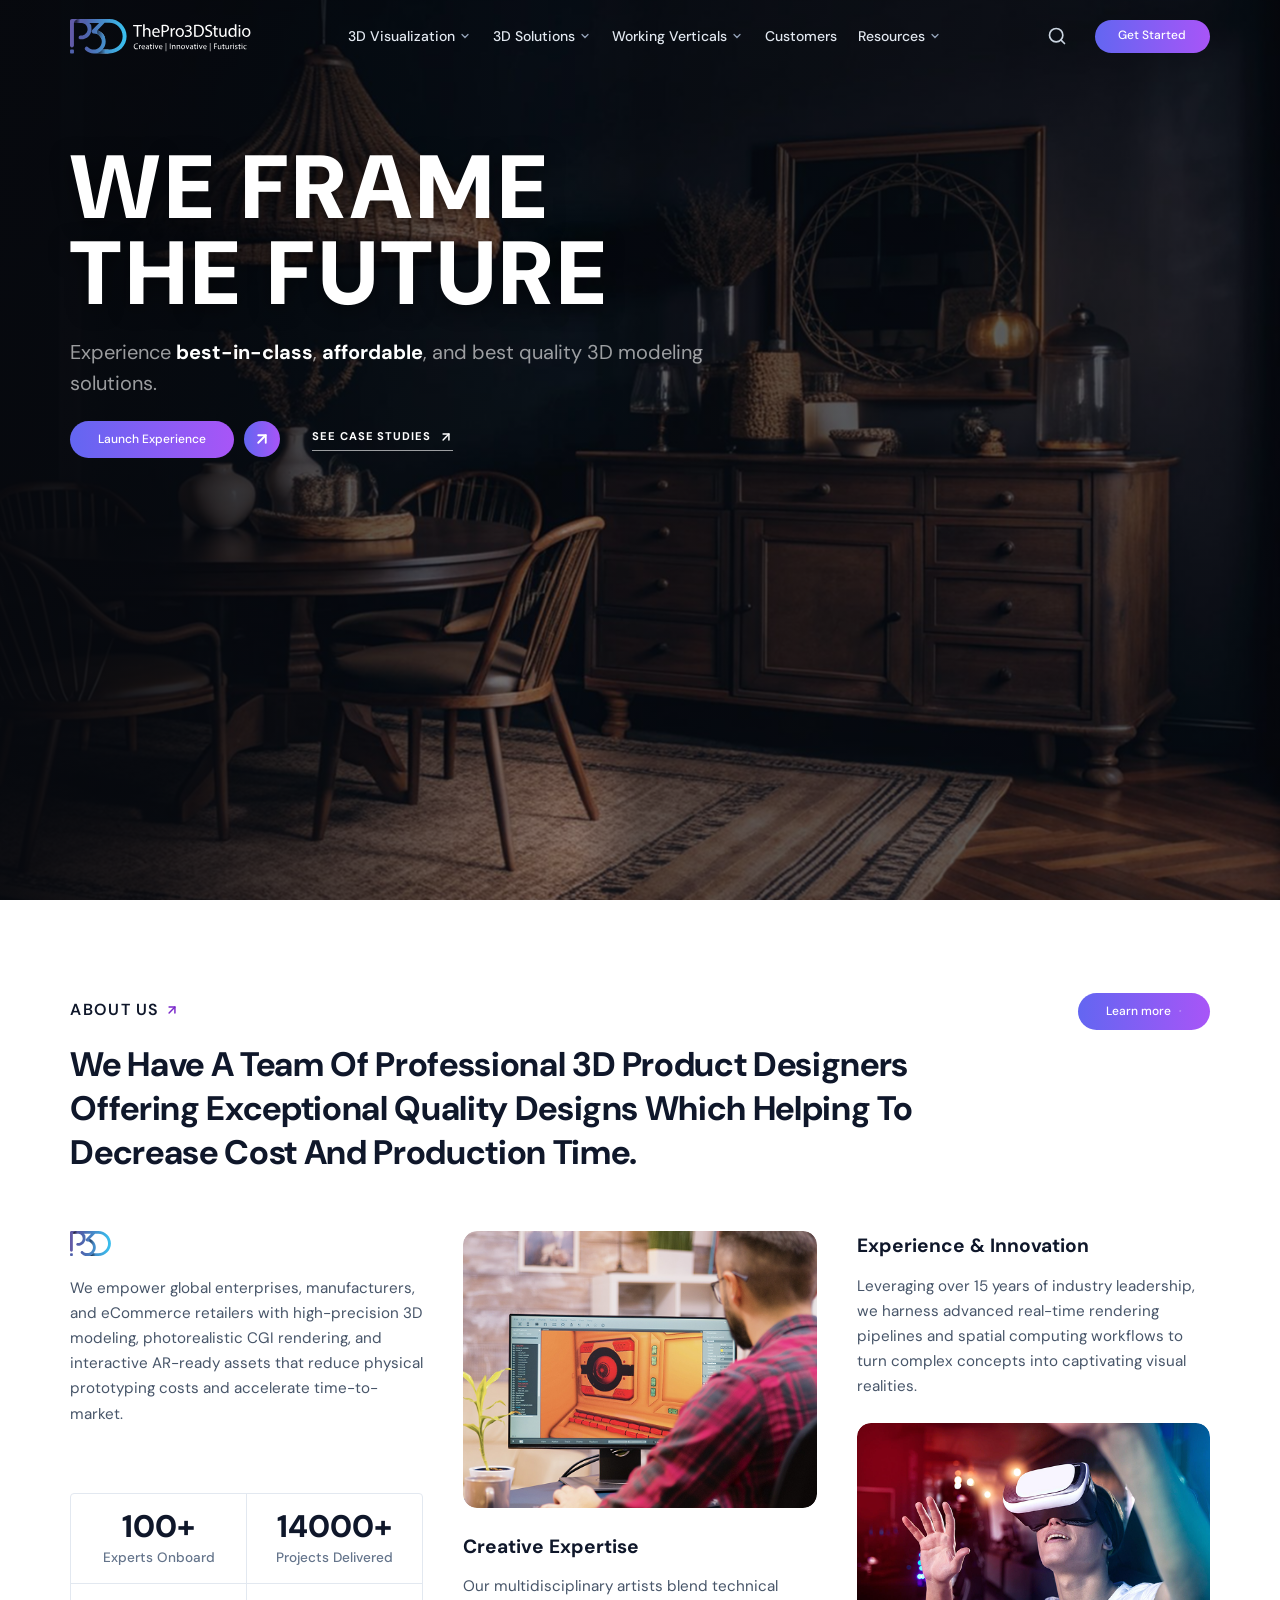
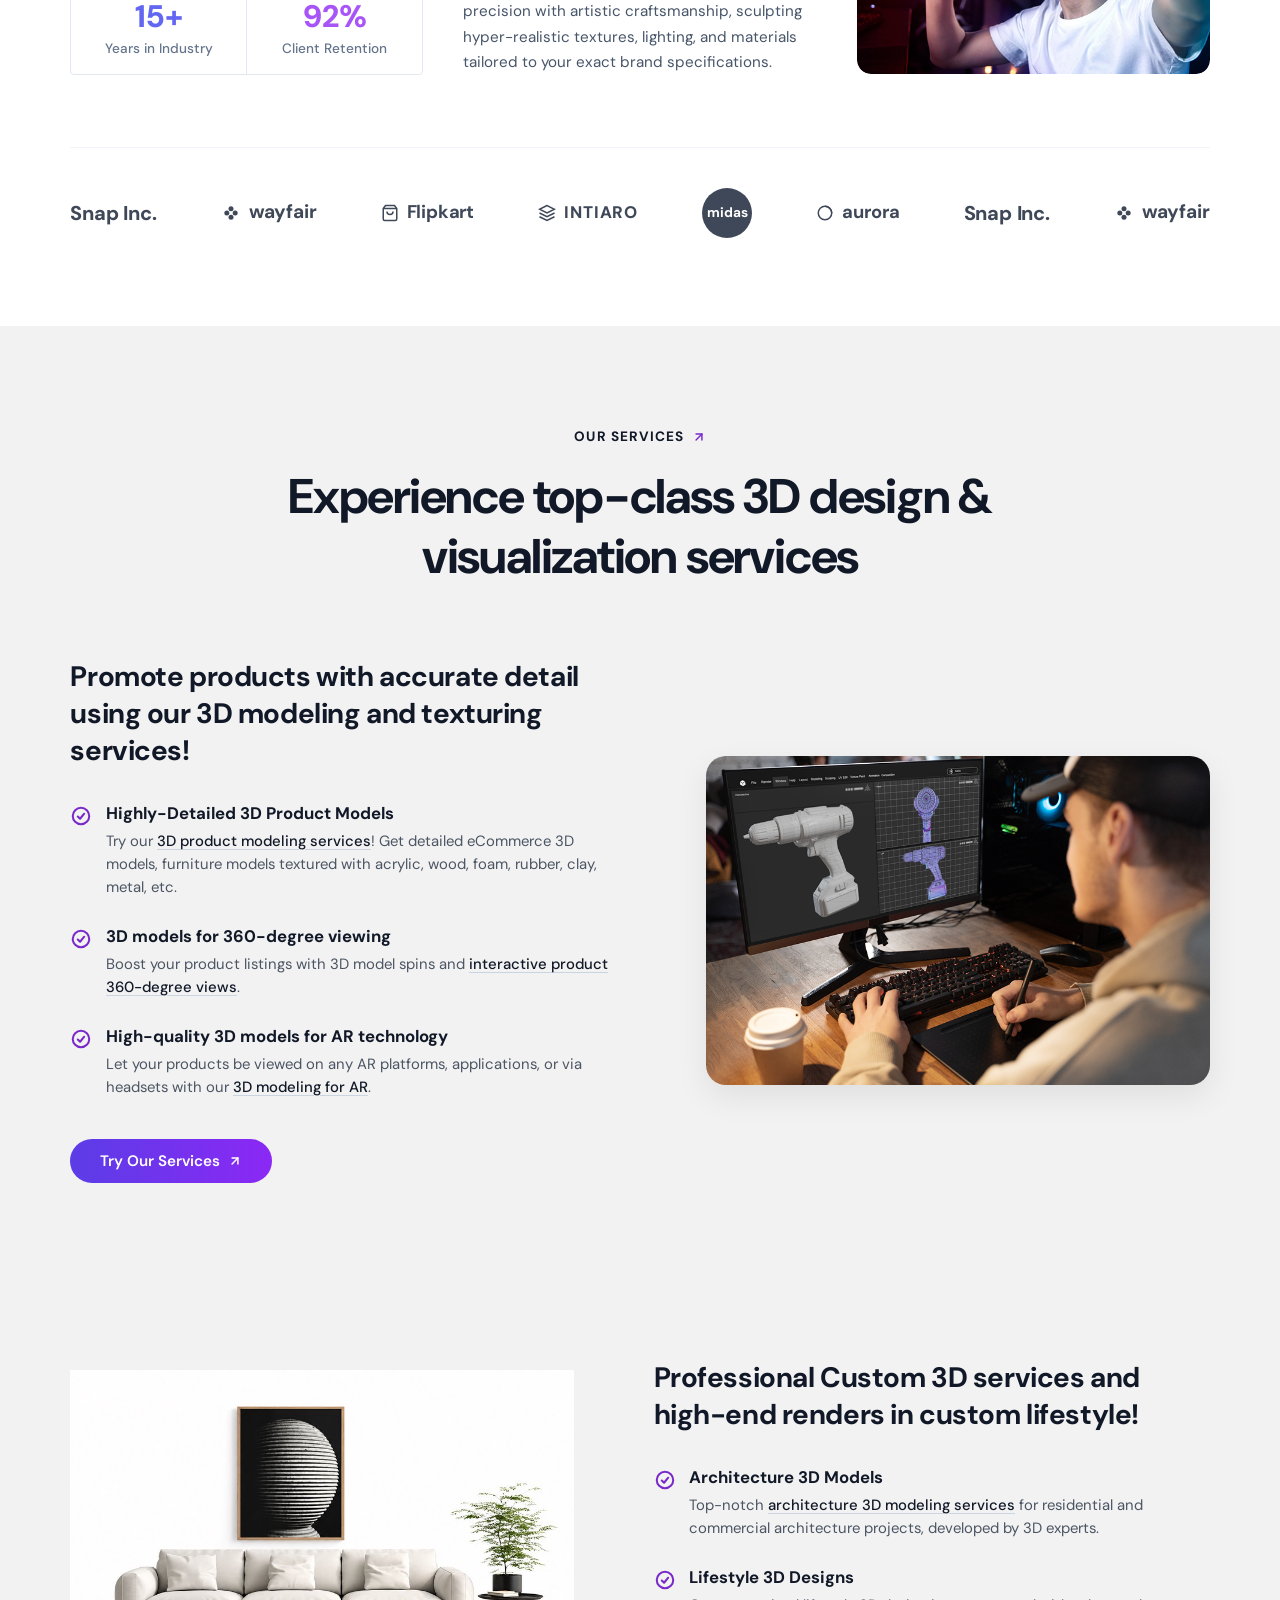
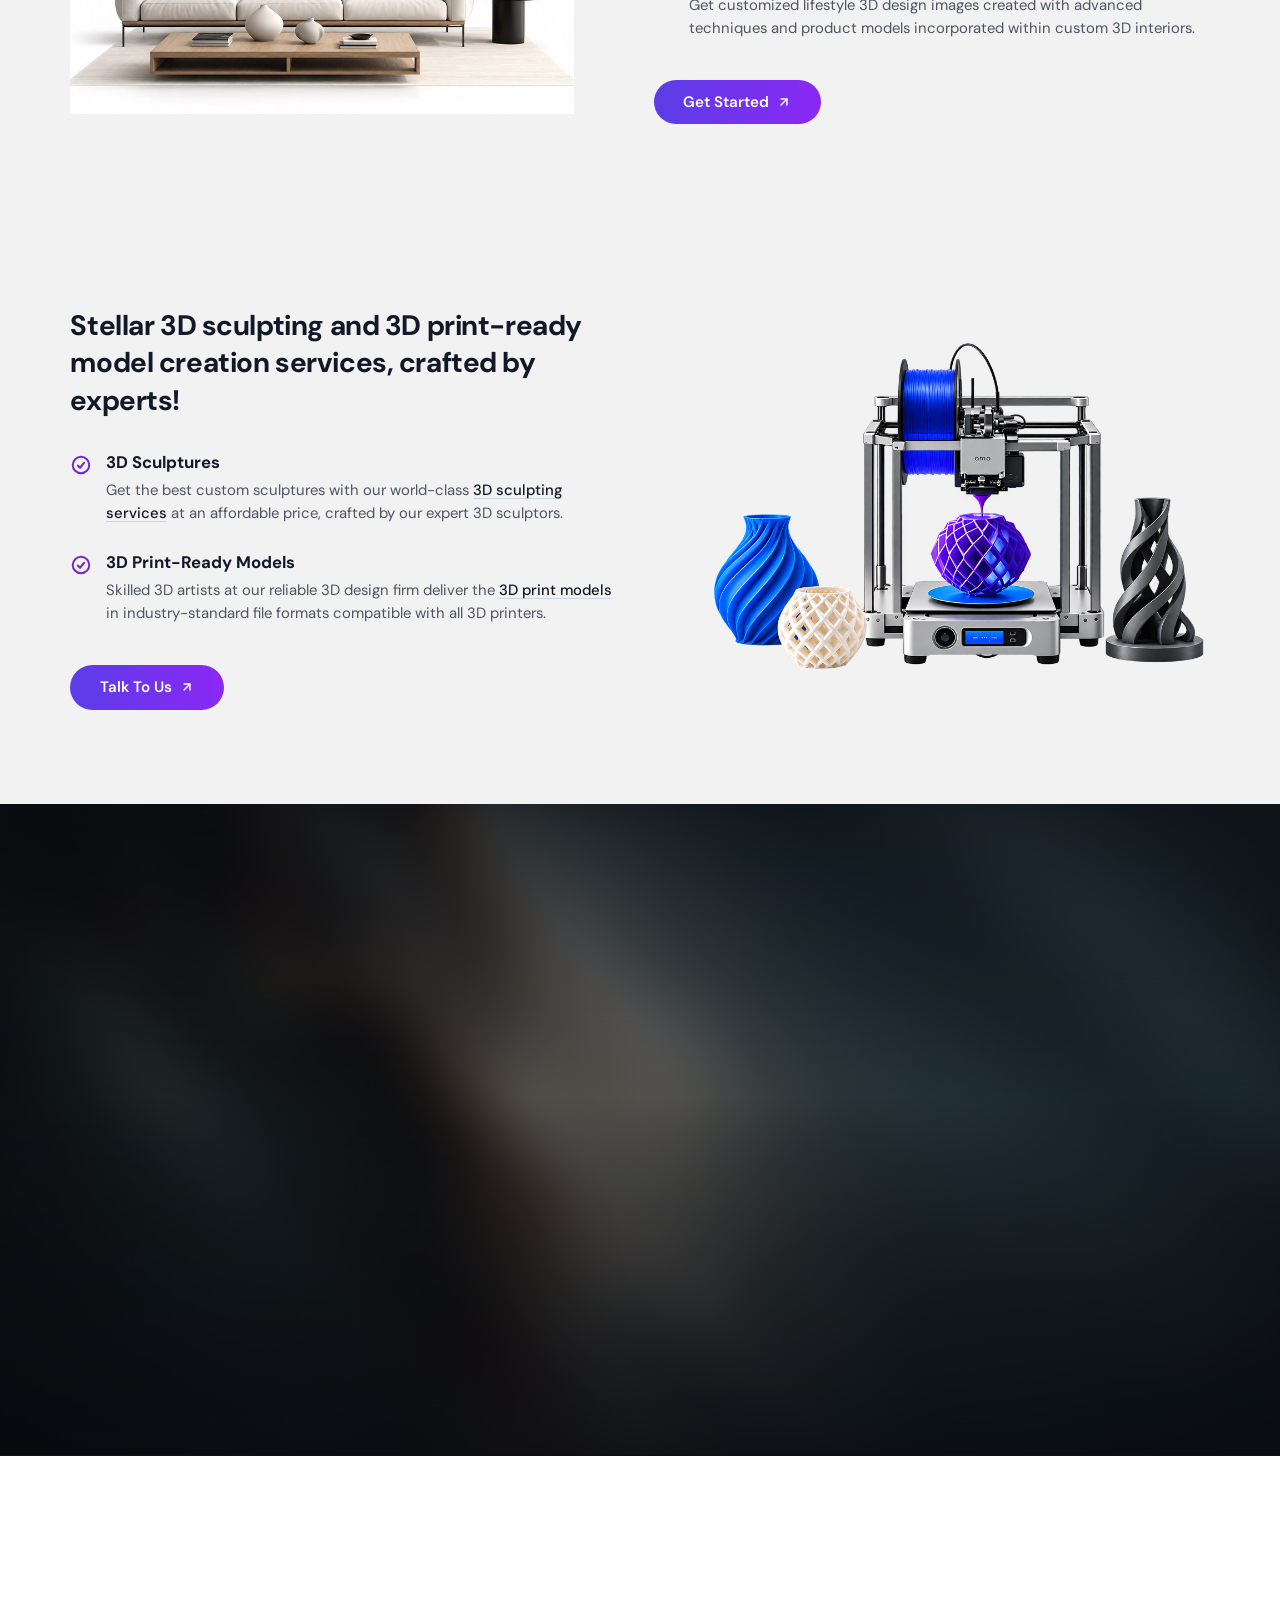
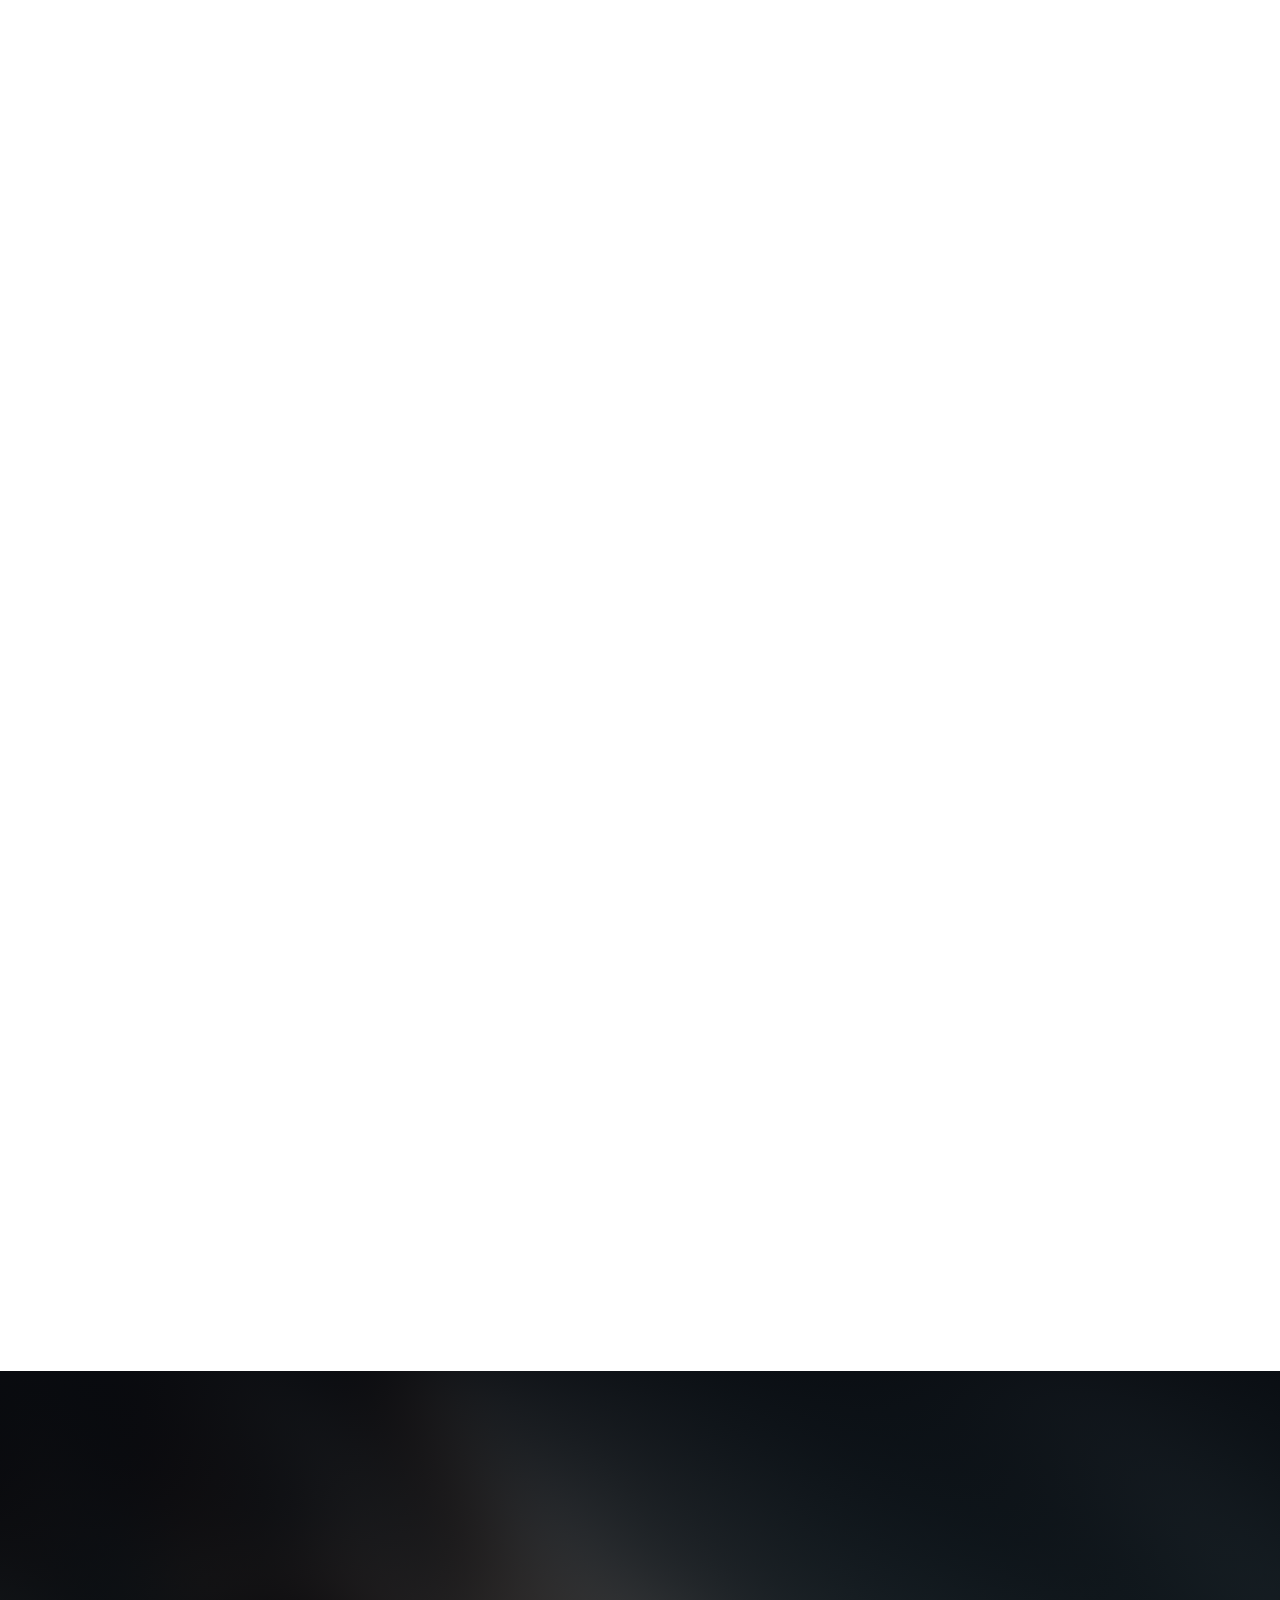
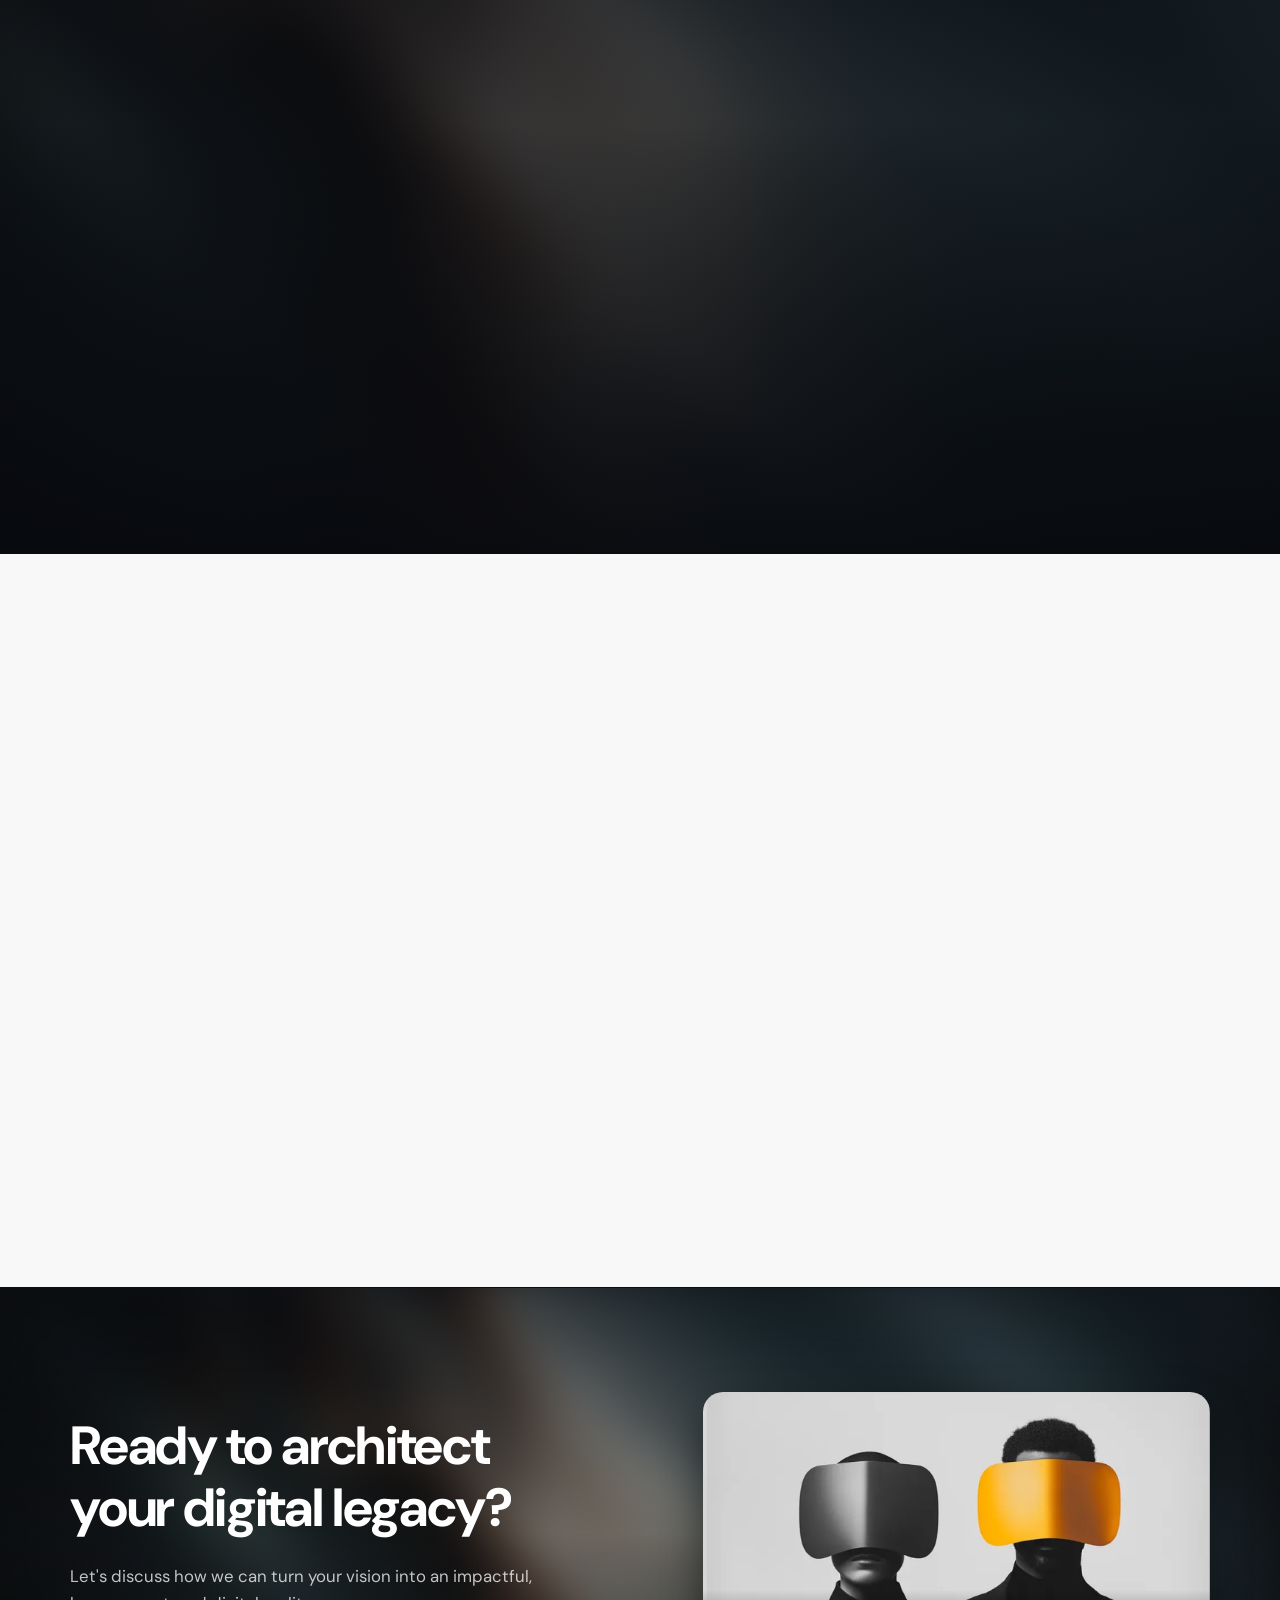
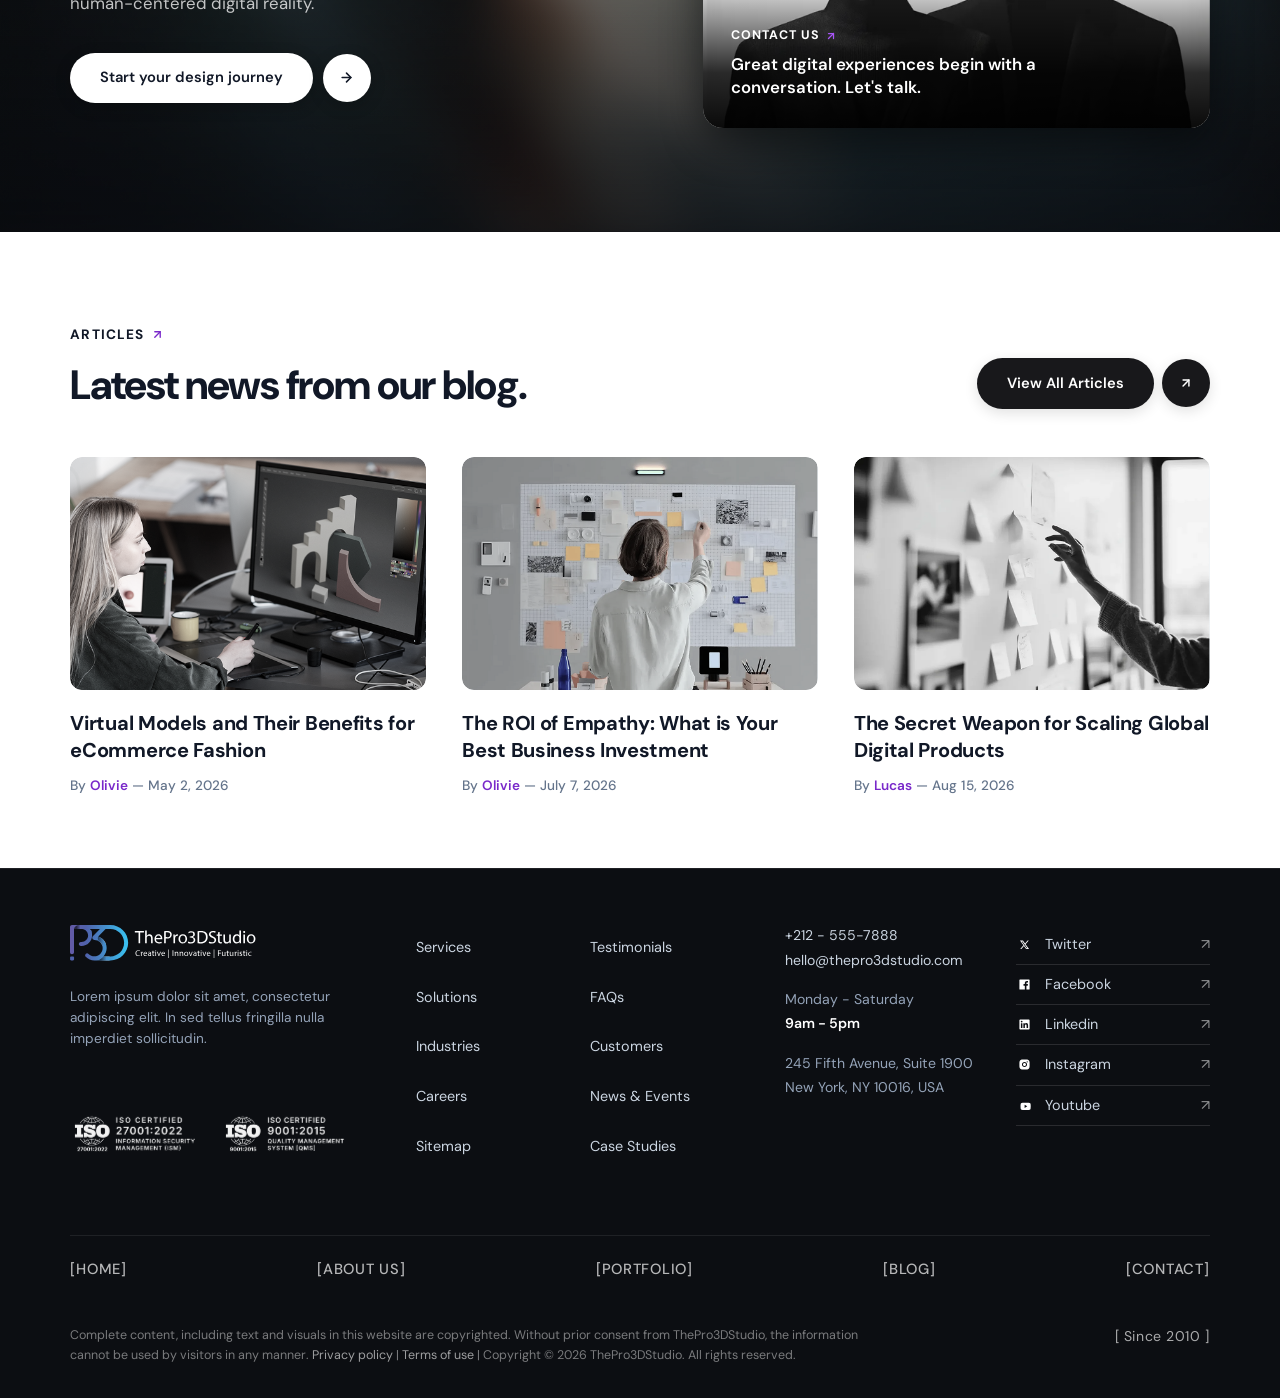
<file: product-services.html>
<!DOCTYPE html>
<html lang="en">
<head>
  <!-- Basic Meta Tags -->
  <meta charset="UTF-8">
  <meta name="viewport" content="width=device-width, initial-scale=1.0">
  <meta http-equiv="X-UA-Compatible" content="IE=edge">

  <!-- Primary SEO Meta Tags (Task 4) -->
  <title>We Frame The Future | 3D Product Rendering & Modeling Services | ThePro3DStudio</title>
  <meta name="title" content="We Frame The Future | 3D Product Rendering & Modeling Services | ThePro3DStudio">
  <meta name="description" content="Experience best-in-class, affordable, and best quality 3D modeling and rendering solutions. Photorealistic eCommerce CGI, lifestyle visuals, 360 interactive spins, and AR assets.">
  <meta name="keywords" content="3D product rendering, 3D modeling solutions, photorealistic rendering, CGI product images, ecommerce product visualization, 360 product view, augmented reality 3D">
  <meta name="robots" content="index, follow, max-snippet:-1, max-image-preview:large, max-video-preview:-1">
  <link rel="canonical" href="https://professional3dservices.com/3d-rendering/product-services.html">

  <!-- Open Graph / Facebook Metadata (Task 4) -->
  <meta property="og:type" content="website">
  <meta property="og:site_name" content="ThePro3DStudio">
  <meta property="og:locale" content="en_US">
  <meta property="og:url" content="https://professional3dservices.com/3d-rendering/product-services.html">
  <meta property="og:title" content="We Frame The Future | 3D Product Rendering & Modeling Services | ThePro3DStudio">
  <meta property="og:description" content="Experience best-in-class, affordable, and best quality 3D modeling solutions. Request a free quote today.">
  <meta property="og:image" content="https://professional3dservices.com/assets/images/hero/hero-bg.png">
  <meta property="og:image:alt" content="ThePro3DStudio Photorealistic 3D Interior & Product Rendering">
  <meta property="og:image:width" content="1200">
  <meta property="og:image:height" content="630">

  <!-- Twitter Card Metadata (Task 4) -->
  <meta name="twitter:card" content="summary_large_image">
  <meta name="twitter:site" content="@ThePro3DStudio">
  <meta name="twitter:creator" content="@ThePro3DStudio">
  <meta name="twitter:url" content="https://professional3dservices.com/3d-rendering/product-services.html">
  <meta name="twitter:title" content="We Frame The Future | 3D Product Rendering & Modeling Services | ThePro3DStudio">
  <meta name="twitter:description" content="Experience best-in-class, affordable, and best quality 3D modeling solutions.">
  <meta name="twitter:image" content="https://professional3dservices.com/assets/images/hero/hero-bg.png">
  <meta name="twitter:image:alt" content="ThePro3DStudio Photorealistic 3D Interior & Product Rendering">

  <!-- Favicon -->
  <link rel="icon" type="image/svg+xml" href="assets/images/hero/logo.svg">

  <!-- Preconnect & DNS Prefetch to Google Fonts for High-Speed Loading (Task 6) -->
  <link rel="dns-prefetch" href="https://fonts.googleapis.com">
  <link rel="dns-prefetch" href="https://fonts.gstatic.com">
  <link rel="preconnect" href="https://fonts.googleapis.com">
  <link rel="preconnect" href="https://fonts.gstatic.com" crossorigin>
  <link rel="stylesheet" href="https://fonts.googleapis.com/css2?family=DM+Sans:ital,opsz,wght@0,9..40,400;0,9..40,500;0,9..40,600;0,9..40,700;0,9..40,800;0,9..40,900;1,9..40,400;1,9..40,600&display=swap">

  <!-- Preload Critical LCP Hero Background Image (Task 6) -->
  <link rel="preload" as="image" href="assets/images/hero/hero-bg.png" fetchpriority="high">

  <!-- Stylesheets -->
  <link rel="stylesheet" href="assets/css/reset.css">
  <link rel="stylesheet" href="assets/css/variables.css">
  <link rel="stylesheet" href="assets/css/components.css">
  <link rel="stylesheet" href="assets/css/layout.css">
  <link rel="stylesheet" href="assets/css/sections.css">
  <link rel="stylesheet" href="assets/css/responsive.css">

  <!-- JSON-LD Structured Data: Organization & Service (Task 4) -->
  <script type="application/ld+json">
  {
    "@context": "https://schema.org",
    "@type": "Service",
    "name": "3D Product Rendering & Modeling Services",
    "serviceType": "3D Visualization & CGI Rendering",
    "provider": {
      "@type": "Organization",
      "name": "ThePro3DStudio - MAP Systems Group",
      "url": "https://professional3dservices.com",
      "logo": "https://professional3dservices.com/assets/images/hero/logo.svg",
      "email": "hrd@mapsystems.com",
      "telephone": "+1-800-333-7890",
      "sameAs": [
        "https://www.linkedin.com/company/mapsystems",
        "https://twitter.com/mapsystems"
      ]
    },
    "description": "High-fidelity photorealistic 3D product rendering, lifestyle CGI, 360-degree interactive models, and AR assets for global eCommerce brands.",
    "areaServed": "Global",
    "hasOfferCatalog": {
      "@type": "OfferCatalog",
      "name": "3D Rendering Catalog",
      "itemListElement": [
        {
          "@type": "Offer",
          "itemOffered": {
            "@type": "Service",
            "name": "White Background 3D Product Rendering"
          }
        },
        {
          "@type": "Offer",
          "itemOffered": {
            "@type": "Service",
            "name": "Photorealistic Lifestyle 3D Rendering"
          }
        },
        {
          "@type": "Offer",
          "itemOffered": {
            "@type": "Service",
            "name": "360-Degree Interactive Product Views"
          }
        },
        {
          "@type": "Offer",
          "itemOffered": {
            "@type": "Service",
            "name": "Augmented Reality (AR) 3D Modeling"
          }
        }
      ]
    }
  }
  </script>

  <!-- JSON-LD Structured Data: BreadcrumbList (Task 4) -->
  <script type="application/ld+json">
  {
    "@context": "https://schema.org",
    "@type": "BreadcrumbList",
    "itemListElement": [
      {
        "@type": "ListItem",
        "position": 1,
        "name": "Home",
        "item": "https://professional3dservices.com/"
      },
      {
        "@type": "ListItem",
        "position": 2,
        "name": "3D Rendering",
        "item": "https://professional3dservices.com/3d-rendering/"
      },
      {
        "@type": "ListItem",
        "position": 3,
        "name": "Product Rendering Services",
        "item": "https://professional3dservices.com/3d-rendering/product-services.html"
      }
    ]
  }
  </script>

  <!-- JSON-LD Structured Data: FAQPage (Task 4) -->
  <script type="application/ld+json">
  {
    "@context": "https://schema.org",
    "@type": "FAQPage",
    "mainEntity": [
      {
        "@type": "Question",
        "name": "What input files are required to begin a 3D product rendering project?",
        "acceptedAnswer": {
          "@type": "Answer",
          "text": "We accept standard 3D CAD formats including STEP, STP, OBJ, FBX, IGES, STL, and 3DS. If CAD models are not available, you can share reference photographs, dimension sketches, blueprint drawings, and material specifications."
        }
      },
      {
        "@type": "Question",
        "name": "What is the typical turnaround time for 3D product renders?",
        "acceptedAnswer": {
          "@type": "Answer",
          "text": "Standard product renders are delivered within 24 to 48 business hours for initial milestones. Complex lifestyle environments or multi-angle product catalogs are scoped with milestone schedules to match your launch date."
        }
      },
      {
        "@type": "Question",
        "name": "Can you provide 3D models optimized for Augmented Reality (AR) and eCommerce?",
        "acceptedAnswer": {
          "@type": "Answer",
          "text": "Yes, we produce lightweight, low-poly GLB/glTF formats optimized for web AR, Shopify, Amazon 3D, and iOS Quick Look (USDZ) without sacrificing photorealistic texture quality."
        }
      },
      {
        "@type": "Question",
        "name": "Are client design files and proprietary intellectual property secure?",
        "acceptedAnswer": {
          "@type": "Answer",
          "text": "Absolutely. We enforce strict data confidentiality policies and routinely sign standard Non-Disclosure Agreements (NDAs) before accepting project files. Your 3D models and proprietary designs remain 100% confidential."
        }
      },
      {
        "@type": "Question",
        "name": "How many revision cycles are included in your rendering services?",
        "acceptedAnswer": {
          "@type": "Answer",
          "text": "We provide iterative preview milestones (camera angle approval, material texturing, and final high-resolution render) with revisions included to ensure the final output exceeds your expectations."
        }
      }
    ]
  }
  </script>
</head>
<body>

  <!-- ==========================================================================
       Site Header & Responsive Navigation (Exact Figma Reference)
       ========================================================================== -->
  <header class="site-header" id="siteHeader">
    <div class="container header-inner">
      <!-- Brand Logo (White SVG from Figma) -->
      <a href="product-services.html" class="brand-logo" aria-label="ThePro3DStudio Home">
        <img src="assets/images/hero/logo.svg" alt="ThePro3DStudio - Creative | Innovative | Futuristic" class="brand-logo-img logo-light" width="220" height="42" decoding="async">
        <img src="assets/images/hero/logo-dark.svg" alt="ThePro3DStudio - Creative | Innovative | Futuristic" class="brand-logo-img logo-dark" width="220" height="42" decoding="async">
      </a>

      <!-- Desktop Navigation Menu (Figma Menu) -->
      <nav class="nav-menu" aria-label="Main Navigation">
        <div class="nav-item has-dropdown" data-dropdown="vis">
          <a href="#services" class="nav-link" aria-expanded="false" aria-haspopup="true">
            <span>3D Visualization</span>
            <svg class="chevron" viewBox="0 0 24 24" fill="none" stroke-width="2.5" stroke-linecap="round"><polyline points="6 9 12 15 18 9"></polyline></svg>
          </a>
        </div>
        <div class="nav-item has-dropdown" data-dropdown="sol">
          <a href="#services" class="nav-link" aria-expanded="false" aria-haspopup="true">
            <span>3D Solutions</span>
            <svg class="chevron" viewBox="0 0 24 24" fill="none" stroke-width="2.5" stroke-linecap="round"><polyline points="6 9 12 15 18 9"></polyline></svg>
          </a>
        </div>
        <div class="nav-item has-dropdown" data-dropdown="vert">
          <a href="#industries" class="nav-link" aria-expanded="false" aria-haspopup="true">
            <span>Working Verticals</span>
            <svg class="chevron" viewBox="0 0 24 24" fill="none" stroke-width="2.5" stroke-linecap="round"><polyline points="6 9 12 15 18 9"></polyline></svg>
          </a>
        </div>
        <div class="nav-item">
          <a href="#why-us" class="nav-link">
            <span>Customers</span>
          </a>
        </div>
        <div class="nav-item has-dropdown" data-dropdown="res">
          <a href="#blog" class="nav-link" aria-expanded="false" aria-haspopup="true">
            <span>Resources</span>
            <svg class="chevron" viewBox="0 0 24 24" fill="none" stroke-width="2.5" stroke-linecap="round"><polyline points="6 9 12 15 18 9"></polyline></svg>
          </a>
        </div>
      </nav>

      <!-- Header Actions: Search Button + Purple Gradient 'Get Started' Button + Hamburger -->
      <div class="header-actions">
        <!-- Search Button -->
        <button class="btn-search" aria-label="Search site">
          <svg width="20" height="20" viewBox="0 0 24 24" fill="none" stroke="currentColor" stroke-width="2" stroke-linecap="round" stroke-linejoin="round">
            <circle cx="11" cy="11" r="8"></circle>
            <line x1="21" y1="21" x2="16.65" y2="16.65"></line>
          </svg>
        </button>

        <!-- Get Started Button -->
        <a href="#contact" class="btn-get-started">Get Started</a>

        <!-- Mobile Hamburger Button -->
        <button class="hamburger" id="hamburgerBtn" aria-label="Toggle navigation menu" aria-expanded="false" aria-controls="mobileNav">
          <svg class="hamburger-icon open-icon" width="28" height="28" viewBox="0 0 24 24" fill="none" stroke="currentColor" stroke-width="2.5" stroke-linecap="round">
            <line x1="3" y1="6" x2="21" y2="6"></line>
            <line x1="3" y1="12" x2="21" y2="12"></line>
            <line x1="3" y1="18" x2="21" y2="18"></line>
          </svg>
          <svg class="hamburger-icon close-icon" width="28" height="28" viewBox="0 0 24 24" fill="none" stroke="currentColor" stroke-width="2.5" stroke-linecap="round" style="display:none;">
            <line x1="18" y1="6" x2="6" y2="18"></line>
            <line x1="6" y1="6" x2="18" y2="18"></line>
          </svg>
        </button>
      </div>
    </div>
  
  <!-- Mega Menu Dropdown Container -->
  <div class="mega-dropdown-wrapper" id="megaDropdownWrapper">

    <!-- Panel 1: 3D Visualization -->
    <div class="mega-panel" id="panel-vis" role="region" aria-label="3D Visualization Menu">
      <div class="container mega-panel-inner">
        <div class="mega-vis-grid">
          <!-- Col 1: 3D Modeling -->
          <div class="mega-menu-col">
            <div class="mega-col-heading">3D MODELING</div>
            <p class="mega-col-desc">Custom 3D modeling services that help transform ideas into three-dimensional representations.</p>
            <ul class="mega-link-list">
              <li><a href="#services" class="mega-link-item"><svg class="mega-icon" viewBox="0 0 24 24" fill="none" stroke="currentColor" stroke-width="2"><path d="M21 16V8a2 2 0 0 0-1-1.73l-7-4a2 2 0 0 0-2 0l-7 4A2 2 0 0 0 3 8v8a2 2 0 0 0 1 1.73l7 4a2 2 0 0 0 2 0l7-4A2 2 0 0 0 21 16z"></path><polyline points="3.27 6.96 12 12.01 20.73 6.96"></polyline><line x1="12" y1="22.08" x2="12" y2="12"></line></svg><span>Product Modeling</span></a></li>
              <li><a href="#services" class="mega-link-item"><svg class="mega-icon" viewBox="0 0 24 24" fill="none" stroke="currentColor" stroke-width="2"><rect x="4" y="2" width="16" height="20" rx="2" ry="2"></rect><line x1="9" y1="22" x2="9" y2="2"></line><line x1="8" y1="6" x2="10" y2="6"></line><line x1="14" y1="6" x2="16" y2="6"></line><line x1="8" y1="10" x2="10" y2="10"></line><line x1="14" y1="10" x2="16" y2="10"></line><line x1="8" y1="14" x2="10" y2="14"></line><line x1="14" y1="14" x2="16" y2="14"></line></svg><span>Architectural Modeling</span></a></li>
              <li><a href="#services" class="mega-link-item"><svg class="mega-icon" viewBox="0 0 24 24" fill="none" stroke="currentColor" stroke-width="2"><path d="M19 9V6a2 2 0 0 0-2-2H7a2 2 0 0 0-2 2v3"></path><path d="M3 11v5a2 2 0 0 0 2 2h14a2 2 0 0 0 2-2v-5a2 2 0 0 0-2-2H5a2 2 0 0 0-2 2z"></path><line x1="6" y1="18" x2="6" y2="21"></line><line x1="18" y1="18" x2="18" y2="21"></line></svg><span>Furniture Modeling</span></a></li>
              <li><a href="#services" class="mega-link-item"><svg class="mega-icon" viewBox="0 0 24 24" fill="none" stroke="currentColor" stroke-width="2"><circle cx="12" cy="12" r="3"></circle><path d="M19.4 15a1.65 1.65 0 0 0 .33 1.82l.06.06a2 2 0 0 1 0 2.83 2 2 0 0 1-2.83 0l-.06-.06a1.65 1.65 0 0 0-1.82-.33 1.65 1.65 0 0 0-1 1.51V21a2 2 0 0 1-2 2 2 2 0 0 1-2-2v-.09A1.65 1.65 0 0 0 9 19.4a1.65 1.65 0 0 0-1.82.33l-.06.06a2 2 0 0 1-2.83 0 2 2 0 0 1 0-2.83l.06-.06a1.65 1.65 0 0 0 .33-1.82 1.65 1.65 0 0 0-1.51-1H3a2 2 0 0 1-2-2 2 2 0 0 1 2-2h.09A1.65 1.65 0 0 0 4.6 9a1.65 1.65 0 0 0-.33-1.82l-.06-.06a2 2 0 0 1 0-2.83 2 2 0 0 1 2.83 0l.06.06a1.65 1.65 0 0 0 1.82.33H9a1.65 1.65 0 0 0 1-1.51V3a2 2 0 0 1 2-2 2 2 0 0 1 2 2v.09a1.65 1.65 0 0 0 1 1.51 1.65 1.65 0 0 0 1.82-.33l.06-.06a2 2 0 0 1 2.83 0 2 2 0 0 1 0 2.83l-.06.06a1.65 1.65 0 0 0-.33 1.82V9a1.65 1.65 0 0 0 1.51 1H21a2 2 0 0 1 2 2 2 2 0 0 1-2 2h-.09a1.65 1.65 0 0 0-1.51 1z"></path></svg><span>Industrial &amp; Engineering Modeling</span></a></li>
              <li><a href="#services" class="mega-link-item"><svg class="mega-icon" viewBox="0 0 24 24" fill="none" stroke="currentColor" stroke-width="2"><rect x="3" y="11" width="18" height="6" rx="2"></rect><path d="M5 11l2-5h10l2 5"></path><circle cx="7.5" cy="17.5" r="2.5"></circle><circle cx="16.5" cy="17.5" r="2.5"></circle></svg><span>Automotive 3D Modeling</span></a></li>
              <li><a href="#services" class="mega-link-item"><svg class="mega-icon" viewBox="0 0 24 24" fill="none" stroke="currentColor" stroke-width="2"><path d="M12 2a3 3 0 0 0-3 3c0 1.3.8 2.4 2 2.8V9L3.5 15.5A2 2 0 0 0 5 19h14a2 2 0 0 0 1.5-3.5L13 9V7.8c1.2-.4 2-1.5 2-2.8a3 3 0 0 0-3-3z"></path></svg><span>Fashion 3D Modeling</span></a></li>
              <li><a href="#services" class="mega-link-item"><svg class="mega-icon" viewBox="0 0 24 24" fill="none" stroke="currentColor" stroke-width="2"><polygon points="12 2 4 11 9 11 5 18 19 18 15 11 20 11 12 2"></polygon><line x1="12" y1="18" x2="12" y2="22"></line></svg><span>Environment &amp; Asset Modeling</span></a></li>
              <li><a href="#services" class="mega-link-item"><svg class="mega-icon" viewBox="0 0 24 24" fill="none" stroke="currentColor" stroke-width="2"><rect x="2" y="7" width="20" height="11" rx="3"></rect><circle cx="8" cy="12.5" r="2"></circle><circle cx="16" cy="12.5" r="2"></circle><path d="M10.5 14a2 2 0 0 0 3 0"></path></svg><span>AR/VR &amp; Real-Time 3D Modeling</span></a></li>
              <li><a href="#services" class="mega-link-item"><svg class="mega-icon" viewBox="0 0 24 24" fill="none" stroke="currentColor" stroke-width="2"><polyline points="6 9 6 2 18 2 18 9"></polyline><path d="M6 18H4a2 2 0 0 1-2-2v-5a2 2 0 0 1 2-2h16a2 2 0 0 1 2 2v5a2 2 0 0 1-2 2h-2"></path><rect x="6" y="14" width="12" height="8"></rect></svg><span>3D Sculpting &amp; Print-Ready Modeling</span></a></li>
              <li><a href="#services" class="mega-link-item"><svg class="mega-icon" viewBox="0 0 24 24" fill="none" stroke="currentColor" stroke-width="2"><line x1="6" y1="12" x2="10" y2="12"></line><line x1="8" y1="10" x2="8" y2="14"></line><line x1="15" y1="13" x2="15.01" y2="13"></line><line x1="18" y1="11" x2="18.01" y2="11"></line><rect x="2" y="6" width="20" height="12" rx="6"></rect></svg><span>3D Game Assets Modeling</span></a></li>
            </ul>
          </div>

          <!-- Col 2: 3D Rendering & Texturing -->
          <div class="mega-menu-col">
            <div class="mega-col-heading">3D RENDERING &amp; TEXTURING</div>
            <p class="mega-col-desc">Creating photorealistic 3D visuals and immersive renders that bring concepts and products to life.</p>
            <ul class="mega-link-list">
              <li><a href="#services" class="mega-link-item"><svg class="mega-icon" viewBox="0 0 24 24" fill="none" stroke="currentColor" stroke-width="2"><path d="M21 16V8a2 2 0 0 0-1-1.73l-7-4a2 2 0 0 0-2 0l-7 4A2 2 0 0 0 3 8v8a2 2 0 0 0 1 1.73l7 4a2 2 0 0 0 2 0l7-4A2 2 0 0 0 21 16z"></path><polyline points="3.27 6.96 12 12.01 20.73 6.96"></polyline><line x1="12" y1="22.08" x2="12" y2="12"></line></svg><span>Product Rendering</span></a></li>
              <li><a href="#services" class="mega-link-item"><svg class="mega-icon" viewBox="0 0 24 24" fill="none" stroke="currentColor" stroke-width="2"><rect x="4" y="2" width="16" height="20" rx="2" ry="2"></rect><line x1="9" y1="22" x2="9" y2="2"></line><line x1="8" y1="6" x2="10" y2="6"></line><line x1="14" y1="6" x2="16" y2="6"></line><line x1="8" y1="10" x2="10" y2="10"></line><line x1="14" y1="10" x2="16" y2="10"></line><line x1="8" y1="14" x2="10" y2="14"></line><line x1="14" y1="14" x2="16" y2="14"></line></svg><span>Architectural Rendering</span></a></li>
              <li><a href="#services" class="mega-link-item"><svg class="mega-icon" viewBox="0 0 24 24" fill="none" stroke="currentColor" stroke-width="2"><path d="M19 9V6a2 2 0 0 0-2-2H7a2 2 0 0 0-2 2v3"></path><path d="M3 11v5a2 2 0 0 0 2 2h14a2 2 0 0 0 2-2v-5a2 2 0 0 0-2-2H5a2 2 0 0 0-2 2z"></path><line x1="6" y1="18" x2="6" y2="21"></line><line x1="18" y1="18" x2="18" y2="21"></line></svg><span>Furniture Rendering</span></a></li>
              <li><a href="#services" class="mega-link-item"><svg class="mega-icon" viewBox="0 0 24 24" fill="none" stroke="currentColor" stroke-width="2"><rect x="3" y="3" width="18" height="18" rx="2" ry="2"></rect><line x1="3" y1="9" x2="21" y2="9"></line><line x1="9" y1="21" x2="9" y2="9"></line></svg><span>Interior Rendering</span></a></li>
              <li><a href="#services" class="mega-link-item"><svg class="mega-icon" viewBox="0 0 24 24" fill="none" stroke="currentColor" stroke-width="2"><rect x="4" y="2" width="16" height="20" rx="2" ry="2"></rect><line x1="9" y1="22" x2="9" y2="2"></line><line x1="8" y1="6" x2="10" y2="6"></line><line x1="14" y1="6" x2="16" y2="6"></line><line x1="8" y1="10" x2="10" y2="10"></line><line x1="14" y1="10" x2="16" y2="10"></line><line x1="8" y1="14" x2="10" y2="14"></line><line x1="14" y1="14" x2="16" y2="14"></line></svg><span>Exterior Rendering</span></a></li>
              <li><a href="#services" class="mega-link-item"><svg class="mega-icon" viewBox="0 0 24 24" fill="none" stroke="currentColor" stroke-width="2"><rect x="3" y="11" width="18" height="6" rx="2"></rect><path d="M5 11l2-5h10l2 5"></path><circle cx="7.5" cy="17.5" r="2.5"></circle><circle cx="16.5" cy="17.5" r="2.5"></circle></svg><span>Automotive Rendering</span></a></li>
              <li><a href="#services" class="mega-link-item"><svg class="mega-icon" viewBox="0 0 24 24" fill="none" stroke="currentColor" stroke-width="2"><path d="M1 12s4-8 11-8 11 8 11 8-4 8-11 8-11-8-11-8z"></path><circle cx="12" cy="12" r="3"></circle></svg><span>Lifestyle Rendering</span></a></li>
              <li><a href="#services" class="mega-link-item"><svg class="mega-icon" viewBox="0 0 24 24" fill="none" stroke="currentColor" stroke-width="2"><path d="M12 2a3 3 0 0 0-3 3c0 1.3.8 2.4 2 2.8V9L3.5 15.5A2 2 0 0 0 5 19h14a2 2 0 0 0 1.5-3.5L13 9V7.8c1.2-.4 2-1.5 2-2.8a3 3 0 0 0-3-3z"></path></svg><span>Fashion Rendering</span></a></li>
              <li><a href="#services" class="mega-link-item"><svg class="mega-icon" viewBox="0 0 24 24" fill="none" stroke="currentColor" stroke-width="2"><path d="M21.5 2v6h-6M21.34 15.57a10 10 0 1 1-.57-8.38l5.67-5.67"/></svg><span>360° Floorplan Rendering</span></a></li>
              <li><a href="#services" class="mega-link-item"><svg class="mega-icon" viewBox="0 0 24 24" fill="none" stroke="currentColor" stroke-width="2"><rect x="2" y="7" width="20" height="11" rx="3"></rect><circle cx="8" cy="12.5" r="2"></circle><circle cx="16" cy="12.5" r="2"></circle><path d="M10.5 14a2 2 0 0 0 3 0"></path></svg><span>3D Walkthrough Rendering</span></a></li>
            </ul>
          </div>

          <!-- Col 3: 3D Animation & CGI -->
          <div class="mega-menu-col">
            <div class="mega-col-heading">3D ANIMATION &amp; CGI</div>
            <p class="mega-col-desc">Bringing ideas to life through 3D animations that engage, explain, and captivate audiences.</p>
            <ul class="mega-link-list">
              <li><a href="#services" class="mega-link-item"><svg class="mega-icon" viewBox="0 0 24 24" fill="none" stroke="currentColor" stroke-width="2"><polygon points="12 2 15.09 8.26 22 9.27 17 14.14 18.18 21.02 12 17.77 5.82 21.02 7 14.14 2 9.27 8.91 8.26 12 2"></polygon></svg><span>Logo &amp; Brand Animation</span></a></li>
              <li><a href="#services" class="mega-link-item"><svg class="mega-icon" viewBox="0 0 24 24" fill="none" stroke="currentColor" stroke-width="2"><circle cx="12" cy="12" r="3"></circle><ellipse cx="12" cy="12" rx="10" ry="4" transform="rotate(30 12 12)"></ellipse></svg><span>3D Simulation Animation</span></a></li>
              <li><a href="#services" class="mega-link-item"><svg class="mega-icon" viewBox="0 0 24 24" fill="none" stroke="currentColor" stroke-width="2"><polygon points="23 7 16 12 23 17 23 7"></polygon><rect x="1" y="5" width="15" height="14" rx="2" ry="2"></rect></svg><span>Product Animation</span></a></li>
              <li><a href="#services" class="mega-link-item"><svg class="mega-icon" viewBox="0 0 24 24" fill="none" stroke="currentColor" stroke-width="2"><path d="M20 21v-2a4 4 0 0 0-4-4H8a4 4 0 0 0-4 4v2"></path><circle cx="12" cy="7" r="4"></circle></svg><span>Character Animation</span></a></li>
              <li><a href="#services" class="mega-link-item"><svg class="mega-icon" viewBox="0 0 24 24" fill="none" stroke="currentColor" stroke-width="2"><polygon points="12 2 2 7 12 12 22 7 12 2"></polygon><polyline points="2 17 12 22 22 17"></polyline><polyline points="2 12 12 17 22 12"></polyline></svg><span>Motion Graphics</span></a></li>
              <li><a href="#services" class="mega-link-item"><svg class="mega-icon" viewBox="0 0 24 24" fill="none" stroke="currentColor" stroke-width="2"><circle cx="12" cy="12" r="3"></circle><path d="M19.4 15a1.65 1.65 0 0 0 .33 1.82l.06.06a2 2 0 0 1 0 2.83 2 2 0 0 1-2.83 0l-.06-.06a1.65 1.65 0 0 0-1.82-.33 1.65 1.65 0 0 0-1 1.51V21a2 2 0 0 1-2 2 2 2 0 0 1-2-2v-.09A1.65 1.65 0 0 0 9 19.4a1.65 1.65 0 0 0-1.82.33l-.06.06a2 2 0 0 1-2.83 0 2 2 0 0 1 0-2.83l.06-.06a1.65 1.65 0 0 0 .33-1.82 1.65 1.65 0 0 0-1.51-1H3a2 2 0 0 1-2-2 2 2 0 0 1 2-2h.09A1.65 1.65 0 0 0 4.6 9a1.65 1.65 0 0 0-.33-1.82l-.06-.06a2 2 0 0 1 0-2.83 2 2 0 0 1 2.83 0l.06.06a1.65 1.65 0 0 0 1.82.33H9a1.65 1.65 0 0 0 1-1.51V3a2 2 0 0 1 2-2 2 2 0 0 1 2 2v.09a1.65 1.65 0 0 0 1 1.51 1.65 1.65 0 0 0 1.82-.33l.06-.06a2 2 0 0 1 2.83 0 2 2 0 0 1 0 2.83l-.06.06a1.65 1.65 0 0 0-.33 1.82V9a1.65 1.65 0 0 0 1.51 1H21a2 2 0 0 1 2 2 2 2 0 0 1-2 2h-.09a1.65 1.65 0 0 0-1.51 1z"></path></svg><span>Industrial Animation</span></a></li>
              <li><a href="#services" class="mega-link-item"><svg class="mega-icon" viewBox="0 0 24 24" fill="none" stroke="currentColor" stroke-width="2"><polyline points="22 12 18 12 15 21 9 3 6 12 2 12"></polyline></svg><span>Medical &amp; Scientific Animation</span></a></li>
              <li><a href="#services" class="mega-link-item"><svg class="mega-icon" viewBox="0 0 24 24" fill="none" stroke="currentColor" stroke-width="2"><rect x="2" y="2" width="20" height="20" rx="2.18" ry="2.18"></rect><line x1="7" y1="2" x2="7" y2="22"></line><line x1="17" y1="2" x2="17" y2="22"></line><line x1="2" y1="12" x2="22" y2="12"></line><line x1="2" y1="7" x2="7" y2="7"></line><line x1="2" y1="17" x2="7" y2="17"></line><line x1="17" y1="17" x2="22" y2="17"></line><line x1="17" y1="7" x2="22" y2="7"></line></svg><span>VFX &amp; Cinematic Animation</span></a></li>
              <li><a href="#services" class="mega-link-item"><svg class="mega-icon" viewBox="0 0 24 24" fill="none" stroke="currentColor" stroke-width="2"><line x1="6" y1="12" x2="10" y2="12"></line><line x1="8" y1="10" x2="8" y2="14"></line><line x1="15" y1="13" x2="15.01" y2="13"></line><line x1="18" y1="11" x2="18.01" y2="11"></line><rect x="2" y="6" width="20" height="12" rx="6"></rect></svg><span>Game &amp; Interactive Animation</span></a></li>
              <li><a href="#services" class="mega-link-item"><svg class="mega-icon" viewBox="0 0 24 24" fill="none" stroke="currentColor" stroke-width="2"><rect x="4" y="2" width="16" height="20" rx="2" ry="2"></rect><line x1="9" y1="22" x2="9" y2="2"></line><line x1="8" y1="6" x2="10" y2="6"></line><line x1="14" y1="6" x2="16" y2="6"></line><line x1="8" y1="10" x2="10" y2="10"></line><line x1="14" y1="10" x2="16" y2="10"></line><line x1="8" y1="14" x2="10" y2="14"></line><line x1="14" y1="14" x2="16" y2="14"></line></svg><span>Architectural Animation</span></a></li>
            </ul>
          </div>

          <!-- Col 4: Right Promo Card -->
          <div class="mega-promo-col">
            <div class="mega-card-lavender">
              <div class="mega-card-media">
                <img src="assets/images/hero/Navbar/Sec1.png" alt="Ready to level-up your 3D Visual Experience?" class="mega-card-img" width="363" height="271" loading="lazy" decoding="async">
              </div>
              <div class="mega-card-title">Ready to level-up your<br><span class="text-accent-purple">3D Visual Experience?</span></div>
              <p class="mega-card-desc">Create sophisticated visuals that make your ideas impossible to overlook, while elevating your brand, engaging audiences, and leaving a lasting impression.</p>
              <a href="#contact" class="btn-mega-pill btn-mega-pill-black">
                <span>Get a free quote</span>
                <svg width="13" height="13" viewBox="0 0 24 24" fill="none" stroke="currentColor" stroke-width="2.5" stroke-linecap="round" stroke-linejoin="round"><line x1="7" y1="17" x2="17" y2="7"></line><polyline points="7 7 17 7 17 17"></polyline></svg>
              </a>
            </div>
          </div>
        </div>
      </div>
    </div>

    <!-- Panel 2: 3D Solutions -->
    <div class="mega-panel" id="panel-sol" role="region" aria-label="3D Solutions Menu">
      <div class="container mega-panel-inner">
        <div class="mega-sol-grid">
          <!-- Left Side: Solution Items Grid -->
          <div class="mega-sol-items-grid">
            <a href="360-degree-viewer.html" class="mega-card-item is-featured-purple">
              <div class="mega-card-item-header">
                <svg class="mega-icon" viewBox="0 0 24 24" fill="none" stroke="currentColor" stroke-width="2"><path d="M21.5 2v6h-6M21.34 15.57a10 10 0 1 1-.57-8.38l5.67-5.67"/></svg>
                <span class="mega-card-item-title">360-Degree Viewer</span>
              </div>
              <p class="mega-card-item-desc">Interactive 360° experiences that let customers explore products from every angle with ease.</p>
            </a>

            <a href="#services" class="mega-card-item">
              <div class="mega-card-item-header">
                <svg class="mega-icon" viewBox="0 0 24 24" fill="none" stroke="currentColor" stroke-width="2"><line x1="4" y1="21" x2="4" y2="14"></line><line x1="4" y1="10" x2="4" y2="3"></line><line x1="12" y1="21" x2="12" y2="12"></line><line x1="12" y1="8" x2="12" y2="3"></line><line x1="20" y1="21" x2="20" y2="16"></line><line x1="20" y1="12" x2="20" y2="3"></line><line x1="1" y1="14" x2="7" y2="14"></line><line x1="9" y1="8" x2="15" y2="8"></line><line x1="17" y1="16" x2="23" y2="16"></line></svg>
                <span class="mega-card-item-title">3D Product Configurator</span>
              </div>
              <p class="mega-card-item-desc">Flexible 3D configurators that let customers customize products and visualize options in real time.</p>
            </a>

            <a href="#services" class="mega-card-item">
              <div class="mega-card-item-header">
                <svg class="mega-icon" viewBox="0 0 24 24" fill="none" stroke="currentColor" stroke-width="2"><ellipse cx="12" cy="5" rx="9" ry="3"></ellipse><path d="M21 12c0 1.66-4 3-9 3s-9-1.34-9-3"></path><path d="M3 5v14c0 1.66 4 3 9 3s9-1.34 9-3V5"></path></svg>
                <span class="mega-card-item-title">CMS</span>
              </div>
              <p class="mega-card-item-desc">Flexible content management solutions that simplify publishing, organizing, and updating digital experiences.</p>
            </a>

            <a href="#services" class="mega-card-item">
              <div class="mega-card-item-header">
                <svg class="mega-icon" viewBox="0 0 24 24" fill="none" stroke="currentColor" stroke-width="2"><path d="M21.21 15.89A10 10 0 1 1 8 2.83"></path><path d="M22 12A10 10 0 0 0 12 2v10z"></path></svg>
                <span class="mega-card-item-title">Product Analytics</span>
              </div>
              <p class="mega-card-item-desc">Actionable product insights that help businesses understand customer behavior and improve experiences.</p>
            </a>

            <a href="#services" class="mega-card-item">
              <div class="mega-card-item-header">
                <svg class="mega-icon" viewBox="0 0 24 24" fill="none" stroke="currentColor" stroke-width="2"><circle cx="12" cy="12" r="10"></circle><line x1="2" y1="12" x2="22" y2="12"></line><path d="M12 2a15.3 15.3 0 0 1 4 10 15.3 15.3 0 0 1-4 10 15.3 15.3 0 0 1-4-10 15.3 15.3 0 0 1 4-10z"></path></svg>
                <span class="mega-card-item-title">Web-Enabled AR</span>
              </div>
              <p class="mega-card-item-desc">Browser-based augmented reality experiences that bring products to life without requiring an app.</p>
            </a>
          </div>

          <!-- Right Side: Split Banner -->
          <div class="mega-sol-banner-wrap">
            <div class="mega-banner-split mega-banner-mint">
              <div class="mega-banner-img-wrap">
                <img src="assets/images/hero/Navbar/Sec2.png" alt="Select, Configure, and Deploy 3D models" class="mega-banner-img" width="363" height="330" loading="lazy" decoding="async">
              </div>
              <div class="mega-banner-body">
                <div class="mega-banner-title">Select, <span class="text-accent-purple">Configure, and Deploy</span> a versatile library of high-quality 3D models</div>
                <p class="mega-banner-desc">Select the right 3D models, customize them to your specific requirements, and deploy them seamlessly across platforms and applications. Streamline your 3D workflow with flexible, ready-to-use solutions that improve efficiency, consistency, and creative possibilities.</p>
                <a href="#contact" class="btn-mega-pill btn-mega-pill-black">
                  <span>Get a free quote</span>
                  <svg width="13" height="13" viewBox="0 0 24 24" fill="none" stroke="currentColor" stroke-width="2.5" stroke-linecap="round" stroke-linejoin="round"><line x1="7" y1="17" x2="17" y2="7"></line><polyline points="7 7 17 7 17 17"></polyline></svg>
                </a>
              </div>
            </div>
          </div>
        </div>
      </div>
    </div>

    <!-- Panel 3: Working Verticals -->
    <div class="mega-panel" id="panel-vert" role="region" aria-label="Working Verticals Menu">
      <div class="container mega-panel-inner">
        <div class="mega-vert-grid">
          <!-- Left Side: 3x3 Industries Grid -->
          <div class="mega-vert-items-grid">
            <a href="#industries" class="mega-card-item">
              <div class="mega-card-item-header">
                <svg class="mega-icon" viewBox="0 0 24 24" fill="none" stroke="currentColor" stroke-width="2"><rect x="4" y="2" width="16" height="20" rx="2" ry="2"></rect><line x1="9" y1="22" x2="9" y2="2"></line><line x1="8" y1="6" x2="10" y2="6"></line><line x1="14" y1="6" x2="16" y2="6"></line><line x1="8" y1="10" x2="10" y2="10"></line><line x1="14" y1="10" x2="16" y2="10"></line><line x1="8" y1="14" x2="10" y2="14"></line><line x1="14" y1="14" x2="16" y2="14"></line></svg>
                <span class="mega-card-item-title">Architecture &amp; Real Estate</span>
              </div>
              <p class="mega-card-item-desc">Visualize buildings, properties, and spaces realistically.</p>
            </a>

            <a href="#industries" class="mega-card-item">
              <div class="mega-card-item-header">
                <svg class="mega-icon" viewBox="0 0 24 24" fill="none" stroke="currentColor" stroke-width="2"><circle cx="12" cy="12" r="3"></circle><path d="M19.4 15a1.65 1.65 0 0 0 .33 1.82l.06.06a2 2 0 0 1 0 2.83 2 2 0 0 1-2.83 0l-.06-.06a1.65 1.65 0 0 0-1.82-.33 1.65 1.65 0 0 0-1 1.51V21a2 2 0 0 1-2 2 2 2 0 0 1-2-2v-.09A1.65 1.65 0 0 0 9 19.4a1.65 1.65 0 0 0-1.82.33l-.06.06a2 2 0 0 1-2.83 0 2 2 0 0 1 0-2.83l.06-.06a1.65 1.65 0 0 0 .33-1.82 1.65 1.65 0 0 0-1.51-1H3a2 2 0 0 1-2-2 2 2 0 0 1 2-2h.09A1.65 1.65 0 0 0 4.6 9a1.65 1.65 0 0 0-.33-1.82l-.06-.06a2 2 0 0 1 0-2.83 2 2 0 0 1 2.83 0l.06.06a1.65 1.65 0 0 0 1.82.33H9a1.65 1.65 0 0 0 1-1.51V3a2 2 0 0 1 2-2 2 2 0 0 1 2 2v.09a1.65 1.65 0 0 0 1 1.51 1.65 1.65 0 0 0 1.82-.33l.06-.06a2 2 0 0 1 2.83 0 2 2 0 0 1 0 2.83l-.06.06a1.65 1.65 0 0 0-.33 1.82V9a1.65 1.65 0 0 0 1.51 1H21a2 2 0 0 1 2 2 2 2 0 0 1-2 2h-.09a1.65 1.65 0 0 0-1.51 1z"></path></svg>
                <span class="mega-card-item-title">Construction &amp; Infrastructure</span>
              </div>
              <p class="mega-card-item-desc">Present complex structures, projects, and engineering concepts.</p>
            </a>

            <a href="#industries" class="mega-card-item">
              <div class="mega-card-item-header">
                <svg class="mega-icon" viewBox="0 0 24 24" fill="none" stroke="currentColor" stroke-width="2"><circle cx="9" cy="21" r="1"></circle><circle cx="20" cy="21" r="1"></circle><path d="M1 1h4l2.68 13.39a2 2 0 0 0 2 1.61h9.72a2 2 0 0 0 2-1.61L23 6H6"></path></svg>
                <span class="mega-card-item-title">Retail &amp; E-commerce</span>
              </div>
              <p class="mega-card-item-desc">Enhance product presentation with interactive, realistic 3D experiences.</p>
            </a>

            <a href="#industries" class="mega-card-item">
              <div class="mega-card-item-header">
                <svg class="mega-icon" viewBox="0 0 24 24" fill="none" stroke="currentColor" stroke-width="2"><line x1="16.5" y1="9.4" x2="7.5" y2="4.21"></line><path d="M21 16V8a2 2 0 0 0-1-1.73l-7-4a2 2 0 0 0-2 0l-7 4A2 2 0 0 0 3 8v8a2 2 0 0 0 1 1.73l7 4a2 2 0 0 0 2 0l7-4A2 2 0 0 0 21 16z"></path><polyline points="3.27 6.96 12 12.01 20.73 6.96"></polyline><line x1="12" y1="22.08" x2="12" y2="12"></line></svg>
                <span class="mega-card-item-title">Product &amp; Consumer Goods</span>
              </div>
              <p class="mega-card-item-desc">Showcase products through detailed, photorealistic 3D visuals.</p>
            </a>

            <a href="#industries" class="mega-card-item">
              <div class="mega-card-item-header">
                <svg class="mega-icon" viewBox="0 0 24 24" fill="none" stroke="currentColor" stroke-width="2"><line x1="6" y1="12" x2="10" y2="12"></line><line x1="8" y1="10" x2="8" y2="14"></line><line x1="15" y1="13" x2="15.01" y2="13"></line><line x1="18" y1="11" x2="18.01" y2="11"></line><rect x="2" y="6" width="20" height="12" rx="6"></rect></svg>
                <span class="mega-card-item-title">Gaming &amp; Entertainment</span>
              </div>
              <p class="mega-card-item-desc">Create immersive characters, environments, assets, and experiences.</p>
            </a>

            <a href="#industries" class="mega-card-item">
              <div class="mega-card-item-header">
                <svg class="mega-icon" viewBox="0 0 24 24" fill="none" stroke="currentColor" stroke-width="2"><path d="M3 11l18-5v12L3 13v-2z"></path><path d="M11.6 16.8a3 3 0 1 1-5.8-1.6"></path></svg>
                <span class="mega-card-item-title">Advertising &amp; Marketing</span>
              </div>
              <p class="mega-card-item-desc">Create compelling 3D visuals that strengthen brand communication.</p>
            </a>

            <a href="#industries" class="mega-card-item">
              <div class="mega-card-item-header">
                <svg class="mega-icon" viewBox="0 0 24 24" fill="none" stroke="currentColor" stroke-width="2"><rect x="3" y="11" width="18" height="6" rx="2"></rect><path d="M5 11l2-5h10l2 5"></path><circle cx="7.5" cy="17.5" r="2.5"></circle><circle cx="16.5" cy="17.5" r="2.5"></circle></svg>
                <span class="mega-card-item-title">Automotive &amp; Transportation</span>
              </div>
              <p class="mega-card-item-desc">Visualize vehicles, components, and transportation concepts effectively.</p>
            </a>

            <a href="#industries" class="mega-card-item">
              <div class="mega-card-item-header">
                <svg class="mega-icon" viewBox="0 0 24 24" fill="none" stroke="currentColor" stroke-width="2"><path d="M19 9V6a2 2 0 0 0-2-2H7a2 2 0 0 0-2 2v3"></path><path d="M3 11v5a2 2 0 0 0 2 2h14a2 2 0 0 0 2-2v-5a2 2 0 0 0-2-2H5a2 2 0 0 0-2 2z"></path><line x1="6" y1="18" x2="6" y2="21"></line><line x1="18" y1="18" x2="18" y2="21"></line></svg>
                <span class="mega-card-item-title">Furniture &amp; Interior Design</span>
              </div>
              <p class="mega-card-item-desc">Showcase furniture and interiors through stunning 3D visuals.</p>
            </a>

            <a href="#industries" class="mega-card-item">
              <div class="mega-card-item-header">
                <svg class="mega-icon" viewBox="0 0 24 24" fill="none" stroke="currentColor" stroke-width="2"><path d="M12 2a3 3 0 0 0-3 3c0 1.3.8 2.4 2 2.8V9L3.5 15.5A2 2 0 0 0 5 19h14a2 2 0 0 0 1.5-3.5L13 9V7.8c1.2-.4 2-1.5 2-2.8a3 3 0 0 0-3-3z"></path></svg>
                <span class="mega-card-item-title">Fashion &amp; Apparel</span>
              </div>
              <p class="mega-card-item-desc">Develop realistic 3D garments, products, and fashion experiences.</p>
            </a>
          </div>

          <!-- Right Side: Dark Hero Promo Card -->
          <div class="mega-vert-promo-wrap">
            <div class="mega-card-hero">
              <img src="assets/images/hero/Navbar/Sec3.png" alt="Solutions that Scalable Across Industries" class="mega-hero-bg-img" width="455" height="380" loading="lazy" decoding="async">
              <div class="mega-hero-overlay">
                <div class="mega-hero-title">Solutions that Scalable Across Industries</div>
                <a href="#contact" class="btn-mega-pill btn-mega-pill-purple">
                  <span>Get a free quote</span>
                  <svg width="13" height="13" viewBox="0 0 24 24" fill="none" stroke="currentColor" stroke-width="2.5" stroke-linecap="round" stroke-linejoin="round"><line x1="7" y1="17" x2="17" y2="7"></line><polyline points="7 7 17 7 17 17"></polyline></svg>
                </a>
              </div>
            </div>
          </div>
        </div>
      </div>
    </div>

    <!-- Panel 4: Resources -->
    <div class="mega-panel" id="panel-res" role="region" aria-label="Resources Menu">
      <div class="container mega-panel-inner">
        <div class="mega-res-grid">
          <!-- Left Side: Resource Items -->
          <div class="mega-res-items-grid">
            <a href="#testimonials" class="mega-card-item">
              <div class="mega-card-item-header">
                <svg class="mega-icon" viewBox="0 0 24 24" fill="none" stroke="currentColor" stroke-width="2"><path d="M21 15a2 2 0 0 1-2 2H7l-4 4V5a2 2 0 0 1 2-2h14a2 2 0 0 1 2 2z"></path></svg>
                <span class="mega-card-item-title">Testimonials</span>
              </div>
              <p class="mega-card-item-desc">Hear from clients about their experiences, partnerships, and results.</p>
            </a>

            <a href="#blog" class="mega-card-item is-featured-purple">
              <div class="mega-card-item-header">
                <svg class="mega-icon" viewBox="0 0 24 24" fill="none" stroke="currentColor" stroke-width="2"><path d="M14 2H6a2 2 0 0 0-2 2v16a2 2 0 0 0 2 2h12a2 2 0 0 0 2-2V8z"></path><polyline points="14 2 14 8 20 8"></polyline><line x1="16" y1="13" x2="8" y2="13"></line><line x1="16" y1="17" x2="8" y2="17"></line><polyline points="10 9 9 9 8 9"></polyline></svg>
                <span class="mega-card-item-title">Blogs &amp; Articles</span>
              </div>
              <p class="mega-card-item-desc">Explore expert insights, trends, tips, and ideas across 3D modeling industry.</p>
            </a>

            <a href="#showcase" class="mega-card-item">
              <div class="mega-card-item-header">
                <svg class="mega-icon" viewBox="0 0 24 24" fill="none" stroke="currentColor" stroke-width="2"><rect x="3" y="3" width="18" height="18" rx="2" ry="2"></rect><circle cx="8.5" cy="8.5" r="1.5"></circle><polyline points="21 15 16 10 5 21"></polyline></svg>
                <span class="mega-card-item-title">3D Assets Gallery &amp; Portfolio</span>
              </div>
              <p class="mega-card-item-desc">Discover high-quality 3D assets, creative work, and project showcases.</p>
            </a>

            <a href="#why-us" class="mega-card-item">
              <div class="mega-card-item-header">
                <svg class="mega-icon" viewBox="0 0 24 24" fill="none" stroke="currentColor" stroke-width="2"><rect x="2" y="7" width="20" height="14" rx="2" ry="2"></rect><path d="M16 21V5a2 2 0 0 0-2-2h-4a2 2 0 0 0-2 2v16"></path></svg>
                <span class="mega-card-item-title">Case Studies</span>
              </div>
              <p class="mega-card-item-desc">Explore real-world projects, challenges, solutions, and successful outcomes.</p>
            </a>

            <a href="#hero" class="mega-card-item">
              <div class="mega-card-item-header">
                <svg class="mega-icon" viewBox="0 0 24 24" fill="none" stroke="currentColor" stroke-width="2"><circle cx="12" cy="12" r="10"></circle><line x1="12" y1="16" x2="12" y2="12"></line><line x1="12" y1="8" x2="12.01" y2="8"></line></svg>
                <span class="mega-card-item-title">About Us &amp; Company Culture</span>
              </div>
              <p class="mega-card-item-desc">Learn about our journey, expertise, values, and creative culture.</p>
            </a>
          </div>

          <!-- Right Side: Split Banner -->
          <div class="mega-res-banner-wrap">
            <div class="mega-banner-split mega-banner-lavender-cyan">
              <div class="mega-banner-img-wrap">
                <img src="assets/images/hero/Navbar/Sec4.png" alt="Explore insights, guides, and resources" class="mega-banner-img" width="363" height="330" loading="lazy" decoding="async">
              </div>
              <div class="mega-banner-body">
                <div class="mega-banner-title">Explore <span class="text-accent-purple">insights, guides, and resources</span> to stay ahead in the world of 3D.</div>
                <p class="mega-banner-desc">Explore expert insights, industry trends, and the latest in 3D technology through practical guides, tips, and valuable knowledge. Discover resources covering visualization, animation, and immersive experiences to stay informed, get inspired, and bring your next 3D vision to life.</p>
                <a href="#blog" class="btn-mega-pill btn-mega-pill-black">
                  <span>Explore Insights</span>
                  <svg width="13" height="13" viewBox="0 0 24 24" fill="none" stroke="currentColor" stroke-width="2.5" stroke-linecap="round" stroke-linejoin="round"><line x1="7" y1="17" x2="17" y2="7"></line><polyline points="7 7 17 7 17 17"></polyline></svg>
                </a>
              </div>
            </div>
          </div>
        </div>
      </div>
    </div>
  </div>
  </header>

  <!-- Mobile Drawer Navigation -->
  <div class="mobile-backdrop" id="mobileBackdrop"></div>
  <aside class="mobile-nav" id="mobileNav" aria-label="Mobile Navigation">
    <!-- Drawer Header: Brand Logo & Close Button -->
    <div class="mobile-nav-header">
      <a href="product-services.html" class="mobile-brand-logo" aria-label="ThePro3DStudio Home">
        <img src="assets/images/hero/logo-dark.svg" alt="ThePro3DStudio" width="160" height="32" class="mobile-logo-img" decoding="async">
      </a>
      <button class="mobile-close-btn" id="mobileCloseBtn" aria-label="Close navigation menu">
        <svg width="22" height="22" viewBox="0 0 24 24" fill="none" stroke="currentColor" stroke-width="2.2" stroke-linecap="round" stroke-linejoin="round">
          <line x1="18" y1="6" x2="6" y2="18"></line>
          <line x1="6" y1="6" x2="18" y2="18"></line>
        </svg>
      </button>
    </div>

    <!-- Drawer Body: Hierarchical Accordion Menus -->
    <div class="mobile-nav-body">
      <!-- 1. 3D Visualization (With 3 Sub-Dropdowns: 3D Modeling, 3D Rendering & Texturing, 3D Animation & CGI) -->
      <div class="mobile-accordion-item">
        <button class="mobile-accordion-toggle" aria-expanded="false">
          <span>3D Visualization</span>
          <svg class="mobile-chevron" viewBox="0 0 24 24" fill="none" stroke="currentColor" stroke-width="2.5" stroke-linecap="round" stroke-linejoin="round"><polyline points="6 9 12 15 18 9"></polyline></svg>
        </button>
        <div class="mobile-accordion-panel">
          <!-- Sub-Dropdown 1: 3D Modeling -->
          <div class="mobile-sub-item">
            <button class="mobile-sub-toggle" aria-expanded="false">
              <span>3D Modeling</span>
              <svg class="mobile-sub-chevron" viewBox="0 0 24 24" fill="none" stroke="currentColor" stroke-width="2" stroke-linecap="round" stroke-linejoin="round"><polyline points="6 9 12 15 18 9"></polyline></svg>
            </button>
            <div class="mobile-sub-panel">
              <a href="product-services.html#services" class="mobile-sub-link">Product Modeling</a>
              <a href="product-services.html#services" class="mobile-sub-link">Architectural Modeling</a>
              <a href="product-services.html#services" class="mobile-sub-link">Furniture Modeling</a>
              <a href="product-services.html#services" class="mobile-sub-link">Industrial &amp; Engineering Modeling</a>
              <a href="product-services.html#services" class="mobile-sub-link">Automotive 3D Modeling</a>
              <a href="product-services.html#services" class="mobile-sub-link">Fashion 3D Modeling</a>
              <a href="product-services.html#services" class="mobile-sub-link">Environment &amp; Asset Modeling</a>
              <a href="product-services.html#services" class="mobile-sub-link">AR/VR &amp; Real-Time 3D Modeling</a>
              <a href="product-services.html#services" class="mobile-sub-link">3D Sculpting &amp; Print-Ready Modeling</a>
              <a href="product-services.html#services" class="mobile-sub-link">3D Game Assets Modeling</a>
            </div>
          </div>

          <!-- Sub-Dropdown 2: 3D Rendering & Texturing -->
          <div class="mobile-sub-item">
            <button class="mobile-sub-toggle" aria-expanded="false">
              <span>3D Rendering &amp; Texturing</span>
              <svg class="mobile-sub-chevron" viewBox="0 0 24 24" fill="none" stroke="currentColor" stroke-width="2" stroke-linecap="round" stroke-linejoin="round"><polyline points="6 9 12 15 18 9"></polyline></svg>
            </button>
            <div class="mobile-sub-panel">
              <a href="product-services.html#services" class="mobile-sub-link">Product Rendering</a>
              <a href="product-services.html#services" class="mobile-sub-link">Architectural Rendering</a>
              <a href="product-services.html#services" class="mobile-sub-link">Furniture Rendering</a>
              <a href="product-services.html#services" class="mobile-sub-link">Interior Rendering</a>
              <a href="product-services.html#services" class="mobile-sub-link">Exterior Rendering</a>
              <a href="product-services.html#services" class="mobile-sub-link">Automotive Rendering</a>
              <a href="product-services.html#services" class="mobile-sub-link">Lifestyle Rendering</a>
              <a href="product-services.html#services" class="mobile-sub-link">Fashion Rendering</a>
              <a href="product-services.html#services" class="mobile-sub-link">360° Floorplan Rendering</a>
              <a href="product-services.html#services" class="mobile-sub-link">3D Walkthrough Rendering</a>
            </div>
          </div>

          <!-- Sub-Dropdown 3: 3D Animation & CGI -->
          <div class="mobile-sub-item">
            <button class="mobile-sub-toggle" aria-expanded="false">
              <span>3D Animation &amp; CGI</span>
              <svg class="mobile-sub-chevron" viewBox="0 0 24 24" fill="none" stroke="currentColor" stroke-width="2" stroke-linecap="round" stroke-linejoin="round"><polyline points="6 9 12 15 18 9"></polyline></svg>
            </button>
            <div class="mobile-sub-panel">
              <a href="product-services.html#services" class="mobile-sub-link">Logo &amp; Brand Animation</a>
              <a href="product-services.html#services" class="mobile-sub-link">3D Simulation Animation</a>
              <a href="product-services.html#services" class="mobile-sub-link">Product Animation</a>
              <a href="product-services.html#services" class="mobile-sub-link">Character Animation</a>
              <a href="product-services.html#services" class="mobile-sub-link">Motion Graphics</a>
              <a href="product-services.html#services" class="mobile-sub-link">Industrial Animation</a>
              <a href="product-services.html#services" class="mobile-sub-link">Medical &amp; Scientific Animation</a>
              <a href="product-services.html#services" class="mobile-sub-link">VFX &amp; Cinematic Animation</a>
              <a href="product-services.html#services" class="mobile-sub-link">Game &amp; Interactive Animation</a>
              <a href="product-services.html#services" class="mobile-sub-link">Architectural Animation</a>
            </div>
          </div>
        </div>
      </div>

      <!-- 2. 3D Solutions -->
      <div class="mobile-accordion-item">
        <button class="mobile-accordion-toggle" aria-expanded="false">
          <span>3D Solutions</span>
          <svg class="mobile-chevron" viewBox="0 0 24 24" fill="none" stroke="currentColor" stroke-width="2.5" stroke-linecap="round" stroke-linejoin="round"><polyline points="6 9 12 15 18 9"></polyline></svg>
        </button>
        <div class="mobile-accordion-panel">
          <a href="360-degree-viewer.html" class="mobile-sub-link is-featured-link">360-Degree Viewer</a>
          <a href="product-services.html#services" class="mobile-sub-link">3D Product Configurator</a>
          <a href="product-services.html#services" class="mobile-sub-link">CMS</a>
          <a href="product-services.html#services" class="mobile-sub-link">Product Analytics</a>
          <a href="product-services.html#services" class="mobile-sub-link">Web-Enabled AR</a>
        </div>
      </div>

      <!-- 3. Working Verticals -->
      <div class="mobile-accordion-item">
        <button class="mobile-accordion-toggle" aria-expanded="false">
          <span>Working Verticals</span>
          <svg class="mobile-chevron" viewBox="0 0 24 24" fill="none" stroke="currentColor" stroke-width="2.5" stroke-linecap="round" stroke-linejoin="round"><polyline points="6 9 12 15 18 9"></polyline></svg>
        </button>
        <div class="mobile-accordion-panel">
          <a href="product-services.html#industries" class="mobile-sub-link">Architecture &amp; Real Estate</a>
          <a href="product-services.html#industries" class="mobile-sub-link">Construction &amp; Infrastructure</a>
          <a href="product-services.html#industries" class="mobile-sub-link">Retail &amp; E-commerce</a>
          <a href="product-services.html#industries" class="mobile-sub-link">Product &amp; Consumer Goods</a>
          <a href="product-services.html#industries" class="mobile-sub-link">Gaming &amp; Entertainment</a>
          <a href="product-services.html#industries" class="mobile-sub-link">Advertising &amp; Marketing</a>
          <a href="product-services.html#industries" class="mobile-sub-link">Automotive &amp; Transportation</a>
          <a href="product-services.html#industries" class="mobile-sub-link">Furniture &amp; Interior Design</a>
          <a href="product-services.html#industries" class="mobile-sub-link">Fashion &amp; Apparel</a>
        </div>
      </div>

      <!-- 4. Customers -->
      <a href="product-services.html#why-us" class="mobile-direct-link">Customers</a>

      <!-- 5. Resources -->
      <div class="mobile-accordion-item">
        <button class="mobile-accordion-toggle" aria-expanded="false">
          <span>Resources</span>
          <svg class="mobile-chevron" viewBox="0 0 24 24" fill="none" stroke="currentColor" stroke-width="2.5" stroke-linecap="round" stroke-linejoin="round"><polyline points="6 9 12 15 18 9"></polyline></svg>
        </button>
        <div class="mobile-accordion-panel">
          <a href="product-services.html#testimonials" class="mobile-sub-link">Testimonials</a>
          <a href="product-services.html#blog" class="mobile-sub-link">Blogs &amp; Articles</a>
          <a href="product-services.html#showcase" class="mobile-sub-link">3D Assets Gallery &amp; Portfolio</a>
          <a href="product-services.html#why-us" class="mobile-sub-link">Case Studies</a>
          <a href="product-services.html#hero" class="mobile-sub-link">About Us &amp; Company Culture</a>
        </div>
      </div>
    </div>

    <!-- Drawer Footer: Get Started Button -->
    <div class="mobile-nav-footer">
      <a href="#contact" class="btn-get-started btn-block">Get Started</a>
    </div>
  </aside>

  <main id="mainContent">

    <!-- ==========================================================================
         Hero Section (Exact Figma Match: WE FRAME THE FUTURE)
         ========================================================================== -->
    <section class="section hero-section" id="hero">
      <div class="hero-container">
        <div class="hero-content">
          <!-- Main Hero Heading -->
          <h1 class="hero-title">
            WE FRAME<br>THE FUTURE
          </h1>

          <!-- Hero Subtitle -->
          <p class="hero-subtitle">
            Experience <strong>best-in-class</strong>, <strong>affordable</strong>, and best quality 3D modeling solutions.
          </p>

          <!-- Dual Hero CTA Buttons -->
          <div class="hero-cta-group">
            <a href="#contact" class="btn-launch-exp">
              <span class="btn-launch-text">Launch Experience</span>
              <span class="arrow-circle" aria-hidden="true">
                <svg width="18" height="18" viewBox="0 0 24 24" fill="none" stroke="currentColor" stroke-width="2.5" stroke-linecap="round" stroke-linejoin="round">
                  <line x1="7" y1="17" x2="17" y2="7"></line>
                  <polyline points="7 7 17 7 17 17"></polyline>
                </svg>
              </span>
            </a>

            <a href="#services" class="btn-case-studies">
              <span>SEE CASE STUDIES</span>
              <svg viewBox="0 0 24 24" fill="none" stroke="currentColor" stroke-width="2.5" stroke-linecap="round" stroke-linejoin="round" aria-hidden="true">
                <line x1="7" y1="17" x2="17" y2="7"></line>
                <polyline points="7 7 17 7 17 17"></polyline>
              </svg>
            </a>
          </div>
        </div>
      </div>
    </section>

    <!-- ==========================================================================
         About Us Section (Exact Figma Reference)
         ========================================================================== -->
    <section class="section about-section" id="about" aria-label="About ThePro3DStudio">
      <div class="container">
        <!-- Top Header: Eyebrow, Main Heading, Action Button -->
        <div class="about-header">
          <div class="about-header-left">
            <span class="about-eyebrow">
              ABOUT US
              <svg width="14" height="14" viewBox="0 0 24 24" fill="none" stroke="currentColor" stroke-width="2.5" stroke-linecap="round" stroke-linejoin="round" aria-hidden="true">
                <line x1="7" y1="17" x2="17" y2="7"></line>
                <polyline points="7 7 17 7 17 17"></polyline>
              </svg>
            </span>
            <h2 class="about-title">
              We Have A Team Of Professional 3D Product Designers Offering Exceptional Quality Designs Which Helping To Decrease Cost And Production Time.
            </h2>
          </div>
          <div class="about-header-right">
            <a href="#services" class="btn-learn-more">
              <span>Learn more</span>
              <svg width="14" height="14" viewBox="0 0 24 24" fill="none" stroke="currentColor" stroke-width="2.5" stroke-linecap="round" stroke-linejoin="round" aria-hidden="true">
                <line x1="7" y1="17" x2="17" y2="7"></line>
                <polyline points="7 7 17 7 17 17"></polyline>
              </svg>
            </a>
          </div>
        </div>

        <!-- 3-Column Content Grid -->
        <div class="about-grid">
          <!-- Column 1: P3D Logo, Description, 2x2 Stats Matrix -->
          <div class="about-col about-col-intro">
            <img src="assets/images/hero/What-We/Group.svg" alt="ThePro3DStudio Brand Mark" class="about-p3d-logo" width="41" height="25" decoding="async" loading="lazy">
          <p class="about-desc">
            We empower global enterprises, manufacturers, and eCommerce retailers with high-precision 3D modeling, photorealistic CGI rendering, and interactive AR-ready assets that reduce physical prototyping costs and accelerate time-to-market.
          </p>
            <div class="about-stats-matrix">
              <div class="about-stat-cell">
                <div class="about-stat-num">100+</div>
                <div class="about-stat-label">Experts Onboard</div>
              </div>
              <div class="about-stat-cell">
                <div class="about-stat-num">14000+</div>
                <div class="about-stat-label">Projects Delivered</div>
              </div>
              <div class="about-stat-cell">
                <div class="about-stat-num stat-purple">15+</div>
                <div class="about-stat-label">Years in Industry</div>
              </div>
              <div class="about-stat-cell">
                <div class="about-stat-num stat-vibrant-purple">92%</div>
                <div class="about-stat-label">Client Retention</div>
              </div>
            </div>
          </div>

          <!-- Column 2: Image Top + Creative Expertise Text Bottom -->
          <div class="about-col about-col-card">
            <div class="about-image-wrap">
              <img src="assets/images/hero/What-We/about-designer.png" alt="Creative 3D Product Designer at workstation" class="about-photo" width="548" height="429" loading="lazy" decoding="async">
            </div>
            <div class="about-card-body">
              <h3 class="about-card-title">Creative Expertise</h3>
              <p class="about-card-text">
                Our multidisciplinary artists blend technical precision with artistic craftsmanship, sculpting hyper-realistic textures, lighting, and materials tailored to your exact brand specifications.
              </p>
            </div>
          </div>

          <!-- Column 3: Experience & Innovation Text Top + Image Bottom -->
          <div class="about-col about-col-card">
            <div class="about-card-body about-card-body-top">
              <h3 class="about-card-title">Experience &amp; Innovation</h3>
              <p class="about-card-text">
                Leveraging over 15 years of industry leadership, we harness advanced real-time rendering pipelines and spatial computing workflows to turn complex concepts into captivating visual realities.
              </p>
            </div>
            <div class="about-image-wrap">
              <img src="assets/images/hero/What-We/about-vr.png" alt="Interactive 3D Virtual Reality Experience" class="about-photo" width="548" height="429" loading="lazy" decoding="async">
            </div>
          </div>
        </div>

        <!-- Bottom Client / Brand Logos Ribbon -->
        <div class="about-brands" aria-label="Trusted by Global Brands">
          <div class="brand-item brand-snap">Snap Inc.</div>
          <div class="brand-item brand-wayfair">
            <svg class="brand-icon" viewBox="0 0 24 24" width="20" height="20" fill="currentColor">
              <circle cx="12" cy="7" r="3"></circle>
              <circle cx="7" cy="12" r="3"></circle>
              <circle cx="17" cy="12" r="3"></circle>
              <circle cx="12" cy="17" r="3"></circle>
            </svg>
            <span>wayfair</span>
          </div>
          <div class="brand-item brand-flipkart">
            <svg class="brand-icon" viewBox="0 0 24 24" width="18" height="18" fill="none" stroke="currentColor" stroke-width="2">
              <path d="M6 2L3 6v14a2 2 0 0 0 2 2h14a2 2 0 0 0 2-2V6l-3-4z"></path>
              <line x1="3" y1="6" x2="21" y2="6"></line>
              <path d="M16 10a4 4 0 0 1-8 0"></path>
            </svg>
            <span>Flipkart</span>
          </div>
          <div class="brand-item brand-intiaro">
            <svg class="brand-icon" viewBox="0 0 24 24" width="18" height="18" fill="none" stroke="currentColor" stroke-width="2">
              <polygon points="12 2 2 7 12 12 22 7 12 2"></polygon>
              <polyline points="2 17 12 22 22 17"></polyline>
              <polyline points="2 12 12 17 22 12"></polyline>
            </svg>
            <span>INTIARO</span>
          </div>
          <div class="brand-item brand-midas">
            <span class="midas-circle">midas</span>
          </div>
          <div class="brand-item brand-aurora">
            <svg class="brand-icon" viewBox="0 0 24 24" width="18" height="18" fill="none" stroke="currentColor" stroke-width="2">
              <circle cx="12" cy="12" r="9"></circle>
              <path d="M12 3a9 9 0 0 1 9 9"></path>
            </svg>
            <span>aurora</span>
          </div>
          <div class="brand-item brand-snap">Snap Inc.</div>
          <div class="brand-item brand-wayfair">
            <svg class="brand-icon" viewBox="0 0 24 24" width="20" height="20" fill="currentColor">
              <circle cx="12" cy="7" r="3"></circle>
              <circle cx="7" cy="12" r="3"></circle>
              <circle cx="17" cy="12" r="3"></circle>
              <circle cx="12" cy="17" r="3"></circle>
            </svg>
            <span>wayfair</span>
          </div>
        </div>
      </div>
    </section>

    <!-- ==========================================================================
         Services Showcase Section (Figma Exact Implementation)
         Alternating Layout: Block 1 (#f8f8f8), Block 2 (#ffffff), Block 3 (#f8f8f8)
         ========================================================================== -->
    <section class="services-showcase-section" id="services">
      <!-- Row 1: 3D Product Modeling & Texturing (Background #f8f8f8) -->
      <div class="services-block services-bg-f8">
        <div class="container">
          <!-- Section Header (Figma Eyebrow & Headline) -->
          <div class="services-header">
            <div class="services-eyebrow">
              <span>OUR SERVICES</span>
              <svg class="eyebrow-arrow" width="14" height="14" viewBox="0 0 24 24" fill="none" stroke="currentColor" stroke-width="2.5" stroke-linecap="round" stroke-linejoin="round">
                <line x1="7" y1="17" x2="17" y2="7"></line>
                <polyline points="7 7 17 7 17 17"></polyline>
              </svg>
            </div>
            <h2 class="services-main-title">Experience top-class 3D design &amp;<br>visualization services</h2>
          </div>

          <div class="services-row">
            <!-- Left: Text Content & Features -->
            <div class="services-content-col">
              <h3 class="services-heading">Promote products with accurate detail using our 3D modeling and texturing services!</h3>
              
              <div class="services-features-list">
                <div class="services-feature-item">
                  <div class="services-feature-icon" aria-hidden="true">
                    <svg width="22" height="22" viewBox="0 0 24 24" fill="none" stroke="#7928ca" stroke-width="2.2" stroke-linecap="round" stroke-linejoin="round">
                      <circle cx="12" cy="12" r="9"></circle>
                      <polyline points="8.5 12.5 11 15 15.5 9.5"></polyline>
                    </svg>
                  </div>
                  <div class="services-feature-text">
                    <h4 class="services-feature-title">Highly-Detailed 3D Product Models</h4>
                    <p class="services-feature-desc">Try our <a href="#contact">3D product modeling services</a>! Get detailed eCommerce 3D models, furniture models textured with acrylic, wood, foam, rubber, clay, metal, etc.</p>
                  </div>
                </div>

                <div class="services-feature-item">
                  <div class="services-feature-icon" aria-hidden="true">
                    <svg width="22" height="22" viewBox="0 0 24 24" fill="none" stroke="#7928ca" stroke-width="2.2" stroke-linecap="round" stroke-linejoin="round">
                      <circle cx="12" cy="12" r="9"></circle>
                      <polyline points="8.5 12.5 11 15 15.5 9.5"></polyline>
                    </svg>
                  </div>
                  <div class="services-feature-text">
                    <h4 class="services-feature-title">3D models for 360-degree viewing</h4>
                    <p class="services-feature-desc">Boost your product listings with 3D model spins and <a href="#contact">interactive product 360-degree views</a>.</p>
                  </div>
                </div>

                <div class="services-feature-item">
                  <div class="services-feature-icon" aria-hidden="true">
                    <svg width="22" height="22" viewBox="0 0 24 24" fill="none" stroke="#7928ca" stroke-width="2.2" stroke-linecap="round" stroke-linejoin="round">
                      <circle cx="12" cy="12" r="9"></circle>
                      <polyline points="8.5 12.5 11 15 15.5 9.5"></polyline>
                    </svg>
                  </div>
                  <div class="services-feature-text">
                    <h4 class="services-feature-title">High-quality 3D models for AR technology</h4>
                    <p class="services-feature-desc">Let your products be viewed on any AR platforms, applications, or via headsets with our <a href="#contact">3D modeling for AR</a>.</p>
                  </div>
                </div>
              </div>

              <a href="#contact" class="btn-services-pill">
                <span>Try Our Services</span>
                <svg class="pill-arrow" width="14" height="14" viewBox="0 0 24 24" fill="none" stroke="currentColor" stroke-width="2.5" stroke-linecap="round" stroke-linejoin="round">
                  <line x1="7" y1="17" x2="17" y2="7"></line>
                  <polyline points="7 7 17 7 17 17"></polyline>
                </svg>
              </a>
            </div>

            <!-- Right: Image of 3D Designer Modeling Drill -->
            <div class="services-image-col">
              <div class="services-image-frame">
                <img src="assets/images/services/service-modeling.png" alt="Promote products with accurate detail using our 3D modeling and texturing services" width="840" height="550" class="services-img-rounded" loading="lazy" decoding="async">
              </div>
            </div>
          </div>
        </div>
      </div>

      <!-- Row 2: Custom 3D & Lifestyle Interiors (Background #ffffff) -->
      <div class="services-block services-bg-white">
        <div class="container">
          <div class="services-row services-row-reverse">
            <!-- Left: Image of Lifestyle Couch Scene (Seamless White Background) -->
            <div class="services-image-col">
              <div class="services-image-frame">
                <img src="assets/images/services/service-lifestyle.jpg" alt="Professional Custom 3D services and high-end renders in custom lifestyle" width="879" height="600" class="services-img-lifestyle" loading="lazy" decoding="async">
              </div>
            </div>

            <!-- Right: Text Content & Features -->
            <div class="services-content-col">
              <h3 class="services-heading">Professional Custom 3D services and high-end renders in custom lifestyle!</h3>
              
              <div class="services-features-list">
                <div class="services-feature-item">
                  <div class="services-feature-icon" aria-hidden="true">
                    <svg width="22" height="22" viewBox="0 0 24 24" fill="none" stroke="#7928ca" stroke-width="2.2" stroke-linecap="round" stroke-linejoin="round">
                      <circle cx="12" cy="12" r="9"></circle>
                      <polyline points="8.5 12.5 11 15 15.5 9.5"></polyline>
                    </svg>
                  </div>
                  <div class="services-feature-text">
                    <h4 class="services-feature-title">Architecture 3D Models</h4>
                    <p class="services-feature-desc">Top-notch <a href="#contact">architecture 3D modeling services</a> for residential and commercial architecture projects, developed by 3D experts.</p>
                  </div>
                </div>

                <div class="services-feature-item">
                  <div class="services-feature-icon" aria-hidden="true">
                    <svg width="22" height="22" viewBox="0 0 24 24" fill="none" stroke="#7928ca" stroke-width="2.2" stroke-linecap="round" stroke-linejoin="round">
                      <circle cx="12" cy="12" r="9"></circle>
                      <polyline points="8.5 12.5 11 15 15.5 9.5"></polyline>
                    </svg>
                  </div>
                  <div class="services-feature-text">
                    <h4 class="services-feature-title">Lifestyle 3D Designs</h4>
                    <p class="services-feature-desc">Get customized lifestyle 3D design images created with advanced techniques and product models incorporated within custom 3D interiors.</p>
                  </div>
                </div>
              </div>

              <a href="#contact" class="btn-services-pill">
                <span>Get Started</span>
                <svg class="pill-arrow" width="14" height="14" viewBox="0 0 24 24" fill="none" stroke="currentColor" stroke-width="2.5" stroke-linecap="round" stroke-linejoin="round">
                  <line x1="7" y1="17" x2="17" y2="7"></line>
                  <polyline points="7 7 17 7 17 17"></polyline>
                </svg>
              </a>
            </div>
          </div>
        </div>
      </div>

      <!-- Row 3: 3D Sculpting & Print-Ready Models (Background #f8f8f8) -->
      <div class="services-block services-bg-f8">
        <div class="container">
          <div class="services-row">
            <!-- Left: Text Content & Features -->
            <div class="services-content-col">
              <h3 class="services-heading">Stellar 3D sculpting and 3D print-ready model creation services, crafted by experts!</h3>
              
              <div class="services-features-list">
                <div class="services-feature-item">
                  <div class="services-feature-icon" aria-hidden="true">
                    <svg width="22" height="22" viewBox="0 0 24 24" fill="none" stroke="#7928ca" stroke-width="2.2" stroke-linecap="round" stroke-linejoin="round">
                      <circle cx="12" cy="12" r="9"></circle>
                      <polyline points="8.5 12.5 11 15 15.5 9.5"></polyline>
                    </svg>
                  </div>
                  <div class="services-feature-text">
                    <h4 class="services-feature-title">3D Sculptures</h4>
                    <p class="services-feature-desc">Get the best custom sculptures with our world-class <a href="#contact">3D sculpting services</a> at an affordable price, crafted by our expert 3D sculptors.</p>
                  </div>
                </div>

                <div class="services-feature-item">
                  <div class="services-feature-icon" aria-hidden="true">
                    <svg width="22" height="22" viewBox="0 0 24 24" fill="none" stroke="#7928ca" stroke-width="2.2" stroke-linecap="round" stroke-linejoin="round">
                      <circle cx="12" cy="12" r="9"></circle>
                      <polyline points="8.5 12.5 11 15 15.5 9.5"></polyline>
                    </svg>
                  </div>
                  <div class="services-feature-text">
                    <h4 class="services-feature-title">3D Print-Ready Models</h4>
                    <p class="services-feature-desc">Skilled 3D artists at our reliable 3D design firm deliver the <a href="#contact">3D print models</a> in industry-standard file formats compatible with all 3D printers.</p>
                  </div>
                </div>
              </div>

              <a href="#contact" class="btn-services-pill">
                <span>Talk To Us</span>
                <svg class="pill-arrow" width="14" height="14" viewBox="0 0 24 24" fill="none" stroke="currentColor" stroke-width="2.5" stroke-linecap="round" stroke-linejoin="round">
                  <line x1="7" y1="17" x2="17" y2="7"></line>
                  <polyline points="7 7 17 7 17 17"></polyline>
                </svg>
              </a>
            </div>

            <!-- Right: Image of 3D Printer & Sculpted Vases -->
            <div class="services-image-col">
              <div class="services-image-frame">
                <img src="assets/images/services/service-3d-printer.png" alt="Stellar 3D sculpting and 3D print-ready model creation services" width="907" height="750" class="services-img-printer" loading="lazy" decoding="async">
              </div>
            </div>
          </div>
        </div>
      </div>
    </section>

    <!-- ==========================================================================
         Working Verticals ("Industries We Specialized In")
         (Replaces Process Section with Figma Exact Visual Carousel)
         ========================================================================== -->
    <section class="industries-section" id="industries">
      <!-- Hidden anchor alias for legacy #process links -->
      <span id="process" style="display: block; position: relative; top: -100px; visibility: hidden;"></span>

      <div class="container">
        <!-- Eyebrow & Title -->
        <div class="industries-header">
          <div class="industries-eyebrow">
            <span>WORKING VERTICALS</span>
            <svg class="eyebrow-arrow" width="14" height="14" viewBox="0 0 24 24" fill="none" stroke="currentColor" stroke-width="2.5" stroke-linecap="round" stroke-linejoin="round">
              <line x1="7" y1="17" x2="17" y2="7"></line>
              <polyline points="7 7 17 7 17 17"></polyline>
            </svg>
          </div>
          <h2 class="industries-title">Industries We Specialized in</h2>
        </div>

        <!-- Carousel / Slider -->
        <div class="industries-carousel-wrapper">
          <button type="button" class="industries-nav-btn industries-nav-prev" id="indPrevBtn" aria-label="Previous industry">
            <svg width="18" height="18" viewBox="0 0 24 24" fill="none" stroke="currentColor" stroke-width="2.5" stroke-linecap="round" stroke-linejoin="round">
              <polyline points="15 18 9 12 15 6"></polyline>
            </svg>
          </button>

          <div class="industries-slider-track" id="industriesTrack">
            <!-- 1. Architecture / Engineering -->
            <article class="industry-card">
              <div class="industry-card-media">
                <img src="assets/images/hero/Industries/Sec1.png" alt="Architecture / Engineering 3D Modeling" width="225" height="300" loading="lazy" decoding="async">
              </div>
              <h3 class="industry-card-title">Architecture / Engineering</h3>
            </article>

            <!-- 2. eCommerce -->
            <article class="industry-card">
              <div class="industry-card-media">
                <img src="assets/images/hero/Industries/Sec2.png" alt="eCommerce 3D Product Rendering" width="225" height="300" loading="lazy" decoding="async">
              </div>
              <h3 class="industry-card-title">eCommerce</h3>
            </article>

            <!-- 3. Fashion / Apparels -->
            <article class="industry-card">
              <div class="industry-card-media">
                <img src="assets/images/hero/Industries/Sec3.png" alt="Fashion / Apparels 3D CGI" width="225" height="300" loading="lazy" decoding="async">
              </div>
              <h3 class="industry-card-title">Fashion / Apparels</h3>
            </article>

            <!-- 4. Furniture / Appliances -->
            <article class="industry-card">
              <div class="industry-card-media">
                <img src="assets/images/hero/Industries/Sec4.png" alt="Furniture / Appliances 3D Renders" width="225" height="300" loading="lazy" decoding="async">
              </div>
              <h3 class="industry-card-title">Furniture / Appliances</h3>
            </article>

            <!-- 5. Sports / Fitness -->
            <article class="industry-card">
              <div class="industry-card-media">
                <img src="assets/images/hero/Industries/Sec5.png" alt="Sports / Fitness 3D Product Design" width="225" height="300" loading="lazy" decoding="async">
              </div>
              <h3 class="industry-card-title">Sports / Fitness</h3>
            </article>

            <!-- 6. Gaming & Entertainment -->
            <article class="industry-card">
              <div class="industry-card-media">
                <img src="assets/images/hero/Industries/Sec6.png" alt="Gaming & Entertainment 3D Assets" width="225" height="300" loading="lazy" decoding="async">
              </div>
              <h3 class="industry-card-title">Gaming &amp; Entertainment</h3>
            </article>
          </div>

          <button type="button" class="industries-nav-btn industries-nav-next" id="indNextBtn" aria-label="Next industry">
            <svg width="18" height="18" viewBox="0 0 24 24" fill="none" stroke="currentColor" stroke-width="2.5" stroke-linecap="round" stroke-linejoin="round">
              <polyline points="9 18 15 12 9 6"></polyline>
            </svg>
          </button>
        </div>
      </div>
    </section>

    <!-- ==========================================================================
         Insights & Success Stories Section ("Insights from Industry Partners")
         (Replaces Why Choose Us with Figma Exact Implementation)
         ========================================================================== -->
    <section class="insights-section" id="why-us">
      <!-- Hidden anchor alias for #insights -->
      <span id="insights" style="display: block; position: relative; top: -100px; visibility: hidden;"></span>

      <div class="container">
        <!-- Header: Eyebrow + Title on Left, Description on Right -->
        <div class="insights-header">
          <div class="insights-header-left">
            <div class="insights-eyebrow">
              <span>SUCCESS STORIES</span>
              <svg class="eyebrow-arrow" width="14" height="14" viewBox="0 0 24 24" fill="none" stroke="currentColor" stroke-width="2.5" stroke-linecap="round" stroke-linejoin="round">
                <line x1="7" y1="17" x2="17" y2="7"></line>
                <polyline points="7 7 17 7 17 17"></polyline>
              </svg>
            </div>
            <h2 class="insights-title">Insights from<br>Industry Partners</h2>
          </div>
          <div class="insights-header-right">
            <p class="insights-header-desc">
              Backed by a team of vetted 3D modelers, renderers, and professionally trained 3D texturing artists, ThePro3DStudio is an industry leader in providing high-end 3D production.
            </p>
          </div>
        </div>

        <!-- 2-Column Asymmetric Grid matching Figma (626px vs 1056px exact proportions) -->
        <div class="insights-grid">
          <!-- Card 1 (Row 1 Left: Headphones - 626x352) -->
          <article class="insights-card">
            <div class="insights-card-media">
              <img src="assets/images/hero/Insights/Sec1.png" alt="Provided Unique 3D Product Model Designs To An UK-Based Electronic Appliance Manufacturer" width="626" height="352" loading="lazy" decoding="async">
            </div>
            <div class="insights-card-body">
              <h3 class="insights-card-title">Provided Unique 3D Product Model Designs To An UK-Based Electronic Appliance Manufacturer</h3>
              <div class="insights-card-tags">
                <span class="insight-tag">3D PRINT READY MODELING</span>
                <span class="insight-tag">EDITORIAL</span>
                <span class="insight-tag">SPATIAL CONCEPT</span>
              </div>
            </div>
          </article>

          <!-- Card 2 (Row 1 Right: Drone - 1056x594) -->
          <article class="insights-card">
            <div class="insights-card-media">
              <img src="assets/images/hero/Insights/Sec2.png" alt="Offered Bathroom Fixtures 3D Textured Models For A Manufacturing Firm" width="1056" height="594" loading="lazy" decoding="async">
            </div>
            <div class="insights-card-body">
              <h3 class="insights-card-title">Offered Bathroom Fixtures 3D Textured Models For A Manufacturing Firm</h3>
              <div class="insights-card-tags">
                <span class="insight-tag">3D PRINT READY MODELING</span>
                <span class="insight-tag">EDITORIAL</span>
                <span class="insight-tag">SPATIAL CONCEPT</span>
              </div>
            </div>
          </article>

          <!-- Card 3 (Row 2 Left: Bedroom - 626x417) -->
          <article class="insights-card">
            <div class="insights-card-media">
              <img src="assets/images/hero/Insights/Sec3.png" alt="Case Study On Architectural 3D Modeling For UK Based Real Estate Client" width="626" height="417" loading="lazy" decoding="async">
            </div>
            <div class="insights-card-body">
              <h3 class="insights-card-title">Case Study On Architectural 3D Modeling For UK Based Real Estate Client</h3>
              <div class="insights-card-tags">
                <span class="insight-tag">3D PRINT READY MODELING</span>
                <span class="insight-tag">EDITORIAL</span>
                <span class="insight-tag">SPATIAL CONCEPT</span>
              </div>
            </div>
          </article>

          <!-- Card 4 (Row 2 Right: Nightstand - 1056x704) -->
          <article class="insights-card">
            <div class="insights-card-media">
              <img src="assets/images/hero/Insights/Sec4.png" alt="Case Study On 3D Furniture Design For A Leading UK Company" width="1056" height="704" loading="lazy" decoding="async">
            </div>
            <div class="insights-card-body">
              <h3 class="insights-card-title">Case Study On 3D Furniture Design For A Leading UK Company</h3>
              <div class="insights-card-tags">
                <span class="insight-tag">3D PRINT READY MODELING</span>
                <span class="insight-tag">EDITORIAL</span>
                <span class="insight-tag">SPATIAL CONCEPT</span>
              </div>
            </div>
          </article>
        </div>
      </div>
    </section>

    <!-- ==========================================================================
         Showcase / Portfolio Section ("A Showcase of Our 3D Excellence")
         ========================================================================== -->
    <section class="showcase-section" id="showcase">
      <!-- Hidden anchor alias for legacy #faq links -->
      <span id="faq" style="display: block; position: relative; top: -100px; visibility: hidden;"></span>

      <div class="container">
        <!-- Header: Eyebrow + Title on Left, Description on Right -->
        <div class="showcase-header">
          <div class="showcase-header-left">
            <div class="showcase-eyebrow">
              <span>PORTFOLIO</span>
              <svg class="eyebrow-arrow" width="14" height="14" viewBox="0 0 24 24" fill="none" stroke="currentColor" stroke-width="2.5" stroke-linecap="round" stroke-linejoin="round">
                <line x1="7" y1="17" x2="17" y2="7"></line>
                <polyline points="7 7 17 7 17 17"></polyline>
              </svg>
            </div>
            <h2 class="showcase-title">A Showcase of<br>Our 3D Excellence</h2>
          </div>
          <div class="showcase-header-right">
            <p class="showcase-header-desc">
              Explore a curated showcase of our 3D expertise, from photorealistic renders and product visualizations to immersive experiences and animation. Each project combines creativity, precision, and technical excellence.
            </p>
          </div>
        </div>

        <!-- Slider Wrapper with Side & Bottom Controls -->
        <div class="showcase-slider-wrapper">
          <!-- Floating Side Navigation Buttons -->
          <button type="button" class="showcase-side-nav showcase-side-prev" id="showcaseSidePrev" aria-label="Previous showcase project">
            <svg width="18" height="18" viewBox="0 0 24 24" fill="none" stroke="currentColor" stroke-width="2.5" stroke-linecap="round" stroke-linejoin="round">
              <polyline points="15 18 9 12 15 6"></polyline>
            </svg>
          </button>

          <div class="showcase-slider-track" id="showcaseTrack">
            <!-- Card 1: Bedroom -->
            <article class="showcase-card">
              <div class="showcase-card-media">
                <span class="showcase-card-badge">3D Interior Modeling</span>
                <img src="assets/images/hero/Showcase/Sec1.png" alt="3D Interior Bedroom Modeling" width="400" height="550" loading="lazy" decoding="async">
              </div>
            </article>

            <!-- Card 2: Bathroom -->
            <article class="showcase-card">
              <div class="showcase-card-media">
                <span class="showcase-card-badge">3D Architectural Texturing</span>
                <img src="assets/images/hero/Showcase/Sec2.png" alt="3D Architectural Bathroom Texturing" width="400" height="550" loading="lazy" decoding="async">
              </div>
            </article>

            <!-- Card 3: Watch -->
            <article class="showcase-card">
              <div class="showcase-card-media">
                <span class="showcase-card-badge">3D Product Modeling</span>
                <img src="assets/images/hero/Showcase/Sec3.png" alt="3D Product Luxury Watch Modeling" width="400" height="550" loading="lazy" decoding="async">
              </div>
            </article>

            <!-- Card 4: Living Room -->
            <article class="showcase-card">
              <div class="showcase-card-media">
                <span class="showcase-card-badge">3D Furniture Modeling</span>
                <img src="assets/images/hero/Showcase/Sec4.png" alt="3D Furniture Living Room Modeling" width="400" height="550" loading="lazy" decoding="async">
              </div>
            </article>

            <!-- Card 5: Office Setup -->
            <article class="showcase-card">
              <div class="showcase-card-media">
                <span class="showcase-card-badge">3D Commercial Rendering</span>
                <img src="assets/images/hero/Showcase/Sec5.png" alt="3D Commercial Office Space Rendering" width="400" height="550" loading="lazy" decoding="async">
              </div>
            </article>

            <!-- Card 6: Villa Exterior -->
            <article class="showcase-card">
              <div class="showcase-card-media">
                <span class="showcase-card-badge">3D Exterior Architecture</span>
                <img src="assets/images/hero/Showcase/Sec6.png" alt="3D Exterior Villa Architecture" width="400" height="550" loading="lazy" decoding="async">
              </div>
            </article>
          </div>

          <button type="button" class="showcase-side-nav showcase-side-next" id="showcaseSideNext" aria-label="Next showcase project">
            <svg width="18" height="18" viewBox="0 0 24 24" fill="none" stroke="currentColor" stroke-width="2.5" stroke-linecap="round" stroke-linejoin="round">
              <polyline points="9 18 15 12 9 6"></polyline>
            </svg>
          </button>
        </div>

        <!-- Bottom Controls with Pagination Dots and Arrow Buttons -->
        <div class="showcase-controls">
          <button type="button" class="showcase-arrow showcase-arrow-prev" id="showcasePrevBtn" aria-label="Previous slide">
            <svg width="16" height="16" viewBox="0 0 24 24" fill="none" stroke="currentColor" stroke-width="2.5" stroke-linecap="round" stroke-linejoin="round">
              <polyline points="15 18 9 12 15 6"></polyline>
            </svg>
          </button>

          <div class="showcase-dots" id="showcaseDots">
            <button type="button" class="showcase-dot active" data-index="0" aria-label="Go to slide 1"></button>
            <button type="button" class="showcase-dot" data-index="1" aria-label="Go to slide 2"></button>
            <button type="button" class="showcase-dot" data-index="2" aria-label="Go to slide 3"></button>
            <button type="button" class="showcase-dot" data-index="3" aria-label="Go to slide 4"></button>
            <button type="button" class="showcase-dot" data-index="4" aria-label="Go to slide 5"></button>
            <button type="button" class="showcase-dot" data-index="5" aria-label="Go to slide 6"></button>
          </div>

          <button type="button" class="showcase-arrow showcase-arrow-next" id="showcaseNextBtn" aria-label="Next slide">
            <svg width="16" height="16" viewBox="0 0 24 24" fill="none" stroke="currentColor" stroke-width="2.5" stroke-linecap="round" stroke-linejoin="round">
              <polyline points="9 18 15 12 9 6"></polyline>
            </svg>
          </button>
        </div>
      </div>
    </section>

    <!-- ==========================================================================
         Testimonials Section ("Hear what our Clients have to say")
         (Replaces Contact Form Section with Figma Exact Implementation)
         ========================================================================== -->
    <section class="testimonials-section" id="testimonials">
      <!-- Hidden anchor alias for legacy #contact links -->
      <span id="contact" style="display: block; position: relative; top: -100px; visibility: hidden;"></span>

      <div class="container">
        <!-- Header: Eyebrow + Title on Left, View All Reviews on Right -->
        <div class="testimonials-header">
          <div class="testimonials-header-left">
            <div class="testimonials-eyebrow">
              <span>TESTIMONIALS</span>
              <svg class="eyebrow-arrow" width="14" height="14" viewBox="0 0 24 24" fill="none" stroke="currentColor" stroke-width="2.5" stroke-linecap="round" stroke-linejoin="round">
                <line x1="7" y1="17" x2="17" y2="7"></line>
                <polyline points="7 7 17 7 17 17"></polyline>
              </svg>
            </div>
            <h2 class="testimonials-title">Hear what our Clients have to say</h2>
          </div>
          <div class="testimonials-header-right">
            <a href="#testimonials" class="btn-view-reviews">
              <span>View All Reviews</span>
              <svg width="14" height="14" viewBox="0 0 24 24" fill="none" stroke="currentColor" stroke-width="2.5" stroke-linecap="round" stroke-linejoin="round">
                <line x1="7" y1="17" x2="17" y2="7"></line>
                <polyline points="7 7 17 7 17 17"></polyline>
              </svg>
            </a>
          </div>
        </div>

        <!-- Carousel / Slider Track -->
        <div class="testimonials-slider-wrapper">
          <button type="button" class="testimonials-nav-btn testimonials-nav-prev" id="testPrevBtn" aria-label="Previous testimonial">
            <svg width="16" height="16" viewBox="0 0 24 24" fill="none" stroke="currentColor" stroke-width="2.5" stroke-linecap="round" stroke-linejoin="round">
              <polyline points="15 18 9 12 15 6"></polyline>
            </svg>
          </button>

          <div class="testimonials-slider-track" id="testimonialsTrack">
            <!-- Card 1 -->
            <article class="testimonial-card">
              <div class="testimonial-card-top">
                <img src="assets/images/testimonials/client-avatar.png" alt="Client Avatar" width="48" height="48" class="testimonial-avatar" loading="lazy" decoding="async">
                <div class="testimonial-client-meta">
                  <div class="testimonial-client-role">CTO</div>
                  <div class="testimonial-client-company">NexusTech</div>
                </div>
              </div>
              <p class="testimonial-quote">
                Lorem ipsum dolor sit amet, consectetur adipiscing elit. In sed tellus fringilla nulla imperdiet sollicitudin vitae at eros.
              </p>
              <div class="testimonial-stars" aria-label="5 out of 5 stars">
                &#9733;&#9733;&#9733;&#9733;&#9733;
              </div>
            </article>

            <!-- Card 2 -->
            <article class="testimonial-card">
              <div class="testimonial-card-top">
                <img src="assets/images/testimonials/client-avatar.png" alt="Client Avatar" width="48" height="48" class="testimonial-avatar" loading="lazy" decoding="async">
                <div class="testimonial-client-meta">
                  <div class="testimonial-client-role">Head of AI</div>
                  <div class="testimonial-client-company">Synthetic Systems</div>
                </div>
              </div>
              <p class="testimonial-quote">
                Lorem ipsum dolor sit amet, consectetur adipiscing elit. In sed tellus fringilla nulla imperdiet sollicitudin vitae at eros.
              </p>
              <div class="testimonial-stars" aria-label="5 out of 5 stars">
                &#9733;&#9733;&#9733;&#9733;&#9733;
              </div>
            </article>

            <!-- Card 3 -->
            <article class="testimonial-card">
              <div class="testimonial-card-top">
                <img src="assets/images/testimonials/client-avatar.png" alt="Client Avatar" width="48" height="48" class="testimonial-avatar" loading="lazy" decoding="async">
                <div class="testimonial-client-meta">
                  <div class="testimonial-client-role">Head of AI</div>
                  <div class="testimonial-client-company">Synthetic Systems</div>
                </div>
              </div>
              <p class="testimonial-quote">
                Lorem ipsum dolor sit amet, consectetur adipiscing elit. In sed tellus fringilla nulla imperdiet sollicitudin vitae at eros.
              </p>
              <div class="testimonial-stars" aria-label="5 out of 5 stars">
                &#9733;&#9733;&#9733;&#9733;&#9733;
              </div>
            </article>

            <!-- Card 4 -->
            <article class="testimonial-card">
              <div class="testimonial-card-top">
                <img src="assets/images/testimonials/client-avatar.png" alt="Client Avatar" width="48" height="48" class="testimonial-avatar" loading="lazy" decoding="async">
                <div class="testimonial-client-meta">
                  <div class="testimonial-client-role">Head of AI</div>
                  <div class="testimonial-client-company">Synthetic Systems</div>
                </div>
              </div>
              <p class="testimonial-quote">
                Lorem ipsum dolor sit amet, consectetur adipiscing elit. In sed tellus fringilla nulla imperdiet sollicitudin vitae at eros.
              </p>
              <div class="testimonial-stars" aria-label="5 out of 5 stars">
                &#9733;&#9733;&#9733;&#9733;&#9733;
              </div>
            </article>

            <!-- Card 5 -->
            <article class="testimonial-card">
              <div class="testimonial-card-top">
                <img src="assets/images/testimonials/client-avatar.png" alt="Client Avatar" width="48" height="48" class="testimonial-avatar" loading="lazy" decoding="async">
                <div class="testimonial-client-meta">
                  <div class="testimonial-client-role">VP of Product</div>
                  <div class="testimonial-client-company">Vanguard 3D</div>
                </div>
              </div>
              <p class="testimonial-quote">
                Lorem ipsum dolor sit amet, consectetur adipiscing elit. In sed tellus fringilla nulla imperdiet sollicitudin vitae at eros.
              </p>
              <div class="testimonial-stars" aria-label="5 out of 5 stars">
                &#9733;&#9733;&#9733;&#9733;&#9733;
              </div>
            </article>

            <!-- Card 6 -->
            <article class="testimonial-card">
              <div class="testimonial-card-top">
                <img src="assets/images/testimonials/client-avatar.png" alt="Client Avatar" width="48" height="48" class="testimonial-avatar" loading="lazy" decoding="async">
                <div class="testimonial-client-meta">
                  <div class="testimonial-client-role">Design Director</div>
                  <div class="testimonial-client-company">AeroDynamics</div>
                </div>
              </div>
              <p class="testimonial-quote">
                Lorem ipsum dolor sit amet, consectetur adipiscing elit. In sed tellus fringilla nulla imperdiet sollicitudin vitae at eros.
              </p>
              <div class="testimonial-stars" aria-label="5 out of 5 stars">
                &#9733;&#9733;&#9733;&#9733;&#9733;
              </div>
            </article>
          </div>

          <button type="button" class="testimonials-nav-btn testimonials-nav-next" id="testNextBtn" aria-label="Next testimonial">
            <svg width="16" height="16" viewBox="0 0 24 24" fill="none" stroke="currentColor" stroke-width="2.5" stroke-linecap="round" stroke-linejoin="round">
              <polyline points="9 18 15 12 9 6"></polyline>
            </svg>
          </button>
        </div>
      </div>
    </section>

    <!-- ==========================================================================
         Ready to Architect Your Digital Legacy (CTA Section from Figma)
         ========================================================================== -->
    <section class="ready-cta-section" id="ready">
      <div class="container">
        <div class="ready-cta-grid">
          <!-- Left Column: Headline, Description & Dual-Pill Journey Button -->
          <div class="ready-cta-left">
            <h2 class="ready-cta-title">Ready to architect<br>your digital legacy?</h2>
            <p class="ready-cta-desc">
              Let's discuss how we can turn your vision into an impactful, human-centered digital reality.
            </p>
            <div class="cta-journey-group">
              <a href="#contact" class="btn-journey-pill">Start your design journey</a>
              <a href="#contact" class="btn-journey-circle" aria-label="Start your design journey">
                <svg width="15" height="15" viewBox="0 0 24 24" fill="none" stroke="currentColor" stroke-width="2.5" stroke-linecap="round" stroke-linejoin="round">
                  <line x1="5" y1="12" x2="19" y2="12"></line>
                  <polyline points="12 5 19 12 12 19"></polyline>
                </svg>
              </a>
            </div>
          </div>

          <!-- Right Column: Visual Card with Avatar Visors & Contact Overlay -->
          <div class="ready-cta-right">
            <div class="ready-card-wrap">
              <img src="assets/images/hero/Ready/orisa.png" alt="Digital Reality Visors - Great digital experiences begin with a conversation" width="689" height="457" class="ready-card-img" loading="lazy" decoding="async">
              <div class="ready-card-overlay">
                <div class="ready-card-eyebrow">
                  <span>CONTACT US</span>
                  <svg class="eyebrow-arrow" width="12" height="12" viewBox="0 0 24 24" fill="none" stroke="currentColor" stroke-width="2.5" stroke-linecap="round" stroke-linejoin="round">
                    <line x1="7" y1="17" x2="17" y2="7"></line>
                    <polyline points="7 7 17 7 17 17"></polyline>
                  </svg>
                </div>
                <p class="ready-card-text">
                  Great digital experiences begin with a conversation. Let's talk.
                </p>
              </div>
            </div>
          </div>
        </div>
      </div>
    </section>

    <!-- ==========================================================================
         Blog & Articles Section ("Latest news from our blog.")
         ========================================================================== -->
    <section class="blog-articles-section" id="blog">
      <div class="container">
        <!-- Section Header -->
        <div class="blog-articles-header">
          <div class="blog-articles-header-left">
            <div class="blog-articles-eyebrow">
              <span>ARTICLES</span>
              <svg class="eyebrow-arrow" width="13" height="13" viewBox="0 0 24 24" fill="none" stroke="currentColor" stroke-width="2.5" stroke-linecap="round" stroke-linejoin="round">
                <line x1="7" y1="17" x2="17" y2="7"></line>
                <polyline points="7 7 17 7 17 17"></polyline>
              </svg>
            </div>
            <h2 class="blog-articles-title">Latest news from our blog.</h2>
          </div>

          <div class="blog-articles-header-right">
            <div class="cta-journey-group cta-articles-group">
              <a href="#blog" class="btn-journey-pill btn-articles-pill">View All Articles</a>
              <a href="#blog" class="btn-journey-circle btn-articles-circle" aria-label="View All Articles">
                <svg width="14" height="14" viewBox="0 0 24 24" fill="none" stroke="currentColor" stroke-width="2.5" stroke-linecap="round" stroke-linejoin="round">
                  <line x1="7" y1="17" x2="17" y2="7"></line>
                  <polyline points="7 7 17 7 17 17"></polyline>
                </svg>
              </a>
            </div>
          </div>
        </div>

        <!-- 3-Column Articles Grid -->
        <div class="blog-articles-grid">
          <!-- Card 1 -->
          <article class="blog-article-card">
            <a href="#blog" class="blog-article-media-link" aria-label="Virtual Models and Their Benefits for eCommerce Fashion">
              <div class="blog-article-media">
                <img src="assets/images/hero/Article/Sec1.png" alt="Designer working with 3D models on computer screen" width="400" height="260" loading="lazy" decoding="async">
              </div>
            </a>
            <h3 class="blog-article-title">
              <a href="#blog">Virtual Models and Their Benefits for eCommerce Fashion</a>
            </h3>
            <div class="blog-article-meta">
              By <a href="#blog" class="blog-author">Olivie</a> &mdash; <time datetime="2026-05-02">May 2, 2026</time>
            </div>
          </article>

          <!-- Card 2 -->
          <article class="blog-article-card">
            <a href="#blog" class="blog-article-media-link" aria-label="The ROI of Empathy: What is Your Best Business Investment">
              <div class="blog-article-media">
                <img src="assets/images/hero/Article/Sec2.png" alt="Post-it notes brainstorming wall" width="400" height="260" loading="lazy" decoding="async">
              </div>
            </a>
            <h3 class="blog-article-title">
              <a href="#blog">The ROI of Empathy: What is Your Best Business Investment</a>
            </h3>
            <div class="blog-article-meta">
              By <a href="#blog" class="blog-author">Olivie</a> &mdash; <time datetime="2026-07-07">July 7, 2026</time>
            </div>
          </article>

          <!-- Card 3 -->
          <article class="blog-article-card">
            <a href="#blog" class="blog-article-media-link" aria-label="The Secret Weapon for Scaling Global Digital Products">
              <div class="blog-article-media">
                <img src="assets/images/hero/Article/Sec3.png" alt="Woman organizing mood and vision board on wall" width="400" height="260" loading="lazy" decoding="async">
              </div>
            </a>
            <h3 class="blog-article-title">
              <a href="#blog">The Secret Weapon for Scaling Global Digital Products</a>
            </h3>
            <div class="blog-article-meta">
              By <a href="#blog" class="blog-author">Lucas</a> &mdash; <time datetime="2026-08-15">Aug 15, 2026</time>
            </div>
          </article>
        </div>
      </div>
    </section>

  </main>

  <!-- ==========================================================================
       Site Footer (Using Figma Brand Vector & Assets)
       ========================================================================== -->
  <footer class="site-footer">
    <div class="container">
      <!-- Top Grid: 5 Columns -->
      <div class="footer-main-grid">
        <!-- Col 1: Brand Logo, Description, ISO Badges -->
        <div class="footer-col-brand">
          <a href="product-services.html" class="footer-logo-link" aria-label="ThePro3DStudio Home">
            <img src="assets/images/hero/Footer/logo.svg" alt="ThePro3DStudio - Creative | Innovative | Futuristic" class="footer-logo-img" width="220" height="42" decoding="async" loading="lazy">
          </a>
          <p class="footer-brand-desc">
            Lorem ipsum dolor sit amet, consectetur adipiscing elit. In sed tellus fringilla nulla imperdiet sollicitudin.
          </p>
          <div class="footer-iso-group">
            <img src="assets/images/hero/Footer/ISO1.svg" alt="ISO 27001:2022 Certified Information Security Management System" class="footer-iso-badge" width="146" height="43" loading="lazy" decoding="async">
            <img src="assets/images/hero/Footer/ISO2.svg" alt="ISO 9001:2015 Certified Quality Management System" class="footer-iso-badge" width="148" height="44" loading="lazy" decoding="async">
          </div>
        </div>

        <!-- Col 2: Services / Solutions / Industries / Careers / Sitemap -->
        <div class="footer-col-nav">
          <ul class="footer-nav-menu">
            <li><a href="#services" class="footer-nav-link">Services</a></li>
            <li><a href="#services" class="footer-nav-link">Solutions</a></li>
            <li><a href="#industries" class="footer-nav-link">Industries</a></li>
            <li><a href="#about" class="footer-nav-link">Careers</a></li>
            <li><a href="#sitemap" class="footer-nav-link">Sitemap</a></li>
          </ul>
        </div>

        <!-- Col 3: Testimonials / FAQs / Customers / News & Events / Case Studies -->
        <div class="footer-col-nav">
          <ul class="footer-nav-menu">
            <li><a href="#testimonials" class="footer-nav-link">Testimonials</a></li>
            <li><a href="#faq" class="footer-nav-link">FAQs</a></li>
            <li><a href="#why-us" class="footer-nav-link">Customers</a></li>
            <li><a href="#blog" class="footer-nav-link">News & Events</a></li>
            <li><a href="#showcase" class="footer-nav-link">Case Studies</a></li>
          </ul>
        </div>

        <!-- Col 4: Contact Information -->
        <div class="footer-col-contact">
          <div class="footer-contact-info">
            <div class="footer-contact-line"><a href="tel:+2125557888">+212 - 555-7888</a></div>
            <div class="footer-contact-line"><a href="mailto:hello@thepro3dstudio.com">hello@thepro3dstudio.com</a></div>
            <div class="footer-contact-gap"></div>
            <div class="footer-contact-line footer-schedule-days">Monday - Saturday</div>
            <div class="footer-contact-line footer-schedule-hours">9am - 5pm</div>
            <div class="footer-contact-gap"></div>
            <div class="footer-contact-line">245 Fifth Avenue, Suite 1900</div>
            <div class="footer-contact-line">New York, NY 10016, USA</div>
          </div>
        </div>

        <!-- Col 5: Social Media List with Arrows -->
        <div class="footer-col-social">
          <div class="footer-social-list">
            <a href="https://twitter.com" target="_blank" rel="noopener noreferrer" class="footer-social-item">
              <span class="footer-social-label">
                <img src="assets/images/hero/Footer/footer-8-x.svg.svg" alt="Twitter" width="18" height="18" class="footer-social-icon" decoding="async" loading="lazy">
                <span>Twitter</span>
              </span>
              <span class="footer-social-arrow">↗</span>
            </a>
            <a href="https://facebook.com" target="_blank" rel="noopener noreferrer" class="footer-social-item">
              <span class="footer-social-label">
                <img src="assets/images/hero/Footer/orisa.svg" alt="Facebook" width="18" height="18" class="footer-social-icon" decoding="async" loading="lazy">
                <span>Facebook</span>
              </span>
              <span class="footer-social-arrow">↗</span>
            </a>
            <a href="https://linkedin.com" target="_blank" rel="noopener noreferrer" class="footer-social-item">
              <span class="footer-social-label">
                <img src="assets/images/hero/Footer/orisa (1).svg" alt="LinkedIn" width="18" height="18" class="footer-social-icon" decoding="async" loading="lazy">
                <span>Linkedin</span>
              </span>
              <span class="footer-social-arrow">↗</span>
            </a>
            <a href="https://instagram.com" target="_blank" rel="noopener noreferrer" class="footer-social-item">
              <span class="footer-social-label">
                <img src="assets/images/hero/Footer/footer-8-ig.svg.svg" alt="Instagram" width="18" height="18" class="footer-social-icon" decoding="async" loading="lazy">
                <span>Instagram</span>
              </span>
              <span class="footer-social-arrow">↗</span>
            </a>
            <a href="https://youtube.com" target="_blank" rel="noopener noreferrer" class="footer-social-item">
              <span class="footer-social-label">
                <img src="assets/images/hero/Footer/footer-8-yt.svg.svg" alt="Youtube" width="18" height="18" class="footer-social-icon" decoding="async" loading="lazy">
                <span>Youtube</span>
              </span>
              <span class="footer-social-arrow">↗</span>
            </a>
          </div>
        </div>
      </div>

      <!-- Middle Bracket Navigation Row -->
      <nav class="footer-bracket-nav" aria-label="Footer Quick Navigation">
        <a href="#hero" class="footer-bracket-item">[HOME]</a>
        <a href="#about" class="footer-bracket-item">[ABOUT US]</a>
        <a href="#showcase" class="footer-bracket-item">[PORTFOLIO]</a>
        <a href="#blog" class="footer-bracket-item">[BLOG]</a>
        <a href="#contact" class="footer-bracket-item">[CONTACT]</a>
      </nav>

      <!-- Bottom Bar: Copyright, Terms & Since 2010 -->
      <div class="footer-bottom-row">
        <p class="footer-legal-copy">
          Complete content, including text and visuals in this website are copyrighted. Without prior consent from ThePro3DStudio, the information cannot be used by visitors in any manner. <a href="#">Privacy policy</a> | <a href="#">Terms of use</a> | Copyright &copy; 2026 ThePro3DStudio. All rights reserved.
        </p>
        <div class="footer-since-tag">
          [ Since 2010 ]
        </div>
      </div>
    </div>
  </footer>

  <!-- ==========================================================================
       JavaScript Scripts (Task 2 & Task 6)
       ========================================================================== -->
  <script src="assets/js/navigation.js" defer></script>
  <script src="assets/js/accordion.js" defer></script>
  <script src="assets/js/form-validation.js" defer></script>
  <script src="assets/js/main.js" defer></script>
</body>
</html>
</file>
<file: assets/css/variables.css>
/* ==========================================================================
   Design Tokens & CSS Variables
   Typography: DM Sans 18pt globally
   ========================================================================== */

/* DM Sans font loaded via high-performance non-blocking <link> in HTML <head> with preconnect */

:root {
  /* Typography */
  --font-family-base: 'DM Sans', -apple-system, BlinkMacSystemFont, 'Segoe UI', Roboto, sans-serif;
  --font-size-base: 18pt;
  --line-height-base: 1.6;
  --font-weight-regular: 400;
  --font-weight-medium: 500;
  --font-weight-semibold: 600;
  --font-weight-bold: 700;
  --font-weight-extrabold: 800;
  --font-weight-black: 900;

  /* Type Scale */
  --font-size-hero: clamp(3.2rem, 7vw, 6.5rem); /* Giant "WE FRAME THE FUTURE" */
  --font-size-h1: 2.75rem;
  --font-size-h2: 2.25rem;
  --font-size-h3: 1.65rem;
  --font-size-h4: 1.35rem;
  --font-size-body: 18pt;       /* Requested global 18pt */
  --font-size-body-sm: 1rem;    /* ~16px for secondary meta */
  --font-size-xs: 0.85rem;

  /* Colors: Primary & Accent */
  --color-primary: #1e3a8a;
  --color-primary-dark: #07090e;     /* Deep Midnight Black */
  --color-purple-primary: #7928ca;   /* Vibrant Figma Purple */
  --color-purple-light: #9333ea;
  --color-purple-gradient: linear-gradient(135deg, #6366f1 0%, #8b5cf6 50%, #d946ef 100%);
  --color-purple-btn: linear-gradient(90deg, #6366f1, #a855f7);
  --color-accent: #0284c7;
  --color-accent-hover: #0369a1;

  /* Colors: Neutrals & Backgrounds */
  --color-bg-page: #0b0f17;          /* Sleek Dark Mode */
  --color-bg-surface: #121824;       /* Dark card surface */
  --color-bg-subtle: #0f141f;
  --color-bg-dark: #07090e;
  
  /* Colors: Text */
  --color-text-main: #f8fafc;        /* High-contrast white/slate */
  --color-text-muted: #94a3b8;       /* Slate 400 */
  --color-text-light: #64748b;       /* Slate 500 */
  --color-text-inverse: #ffffff;

  /* Colors: Status */
  --color-success: #10b981;
  --color-success-bg: rgba(16, 185, 129, 0.1);
  --color-success-border: #059669;
  --color-error: #ef4444;
  --color-error-bg: rgba(239, 68, 68, 0.1);
  --color-error-border: #dc2626;

  /* Borders & Radii */
  --border-color: #1e293b;
  --border-color-light: #334155;
  --border-radius-sm: 6px;
  --border-radius-md: 12px;
  --border-radius-lg: 20px;
  --border-radius-full: 9999px;

  /* Shadows */
  --shadow-sm: 0 1px 2px rgba(0, 0, 0, 0.4);
  --shadow-md: 0 4px 12px rgba(0, 0, 0, 0.5);
  --shadow-lg: 0 10px 25px rgba(0, 0, 0, 0.6);
  --shadow-purple: 0 8px 24px rgba(121, 40, 202, 0.35);

  /* Spacing Scale */
  --space-xs: 0.5rem;
  --space-sm: 0.75rem;
  --space-md: 1rem;
  --space-lg: 1.5rem;
  --space-xl: 2rem;
  --space-2xl: 3rem;
  --space-3xl: 4.5rem;
  --space-4xl: 6rem;

  /* Layout */
  --container-max-width: 1440px;
  --container-padding: clamp(2rem, 5.5vw, 5.5rem);
  --header-height: 90px;

  /* Transitions */
  --transition-fast: 150ms ease;
  --transition-normal: 250ms ease;
}

body {
  font-family: var(--font-family-base);
  font-size: var(--font-size-body);
  color: var(--color-text-main);
  background-color: var(--color-bg-page);
}
</file>
<file: assets/css/components.css>
/* ==========================================================================
   Reusable UI Components
   Dark Luxury Theme
   ========================================================================== */

/* --------------------------------------------------------------------------
   Buttons
   -------------------------------------------------------------------------- */
.btn {
  display: inline-flex;
  align-items: center;
  justify-content: center;
  gap: var(--space-xs);
  padding: 0.85rem 1.75rem;
  font-family: var(--font-family-base);
  font-size: 1.05rem;
  font-weight: var(--font-weight-semibold);
  line-height: 1.2;
  border-radius: var(--border-radius-full);
  text-decoration: none;
  cursor: pointer;
  transition: all var(--transition-normal);
  border: 2px solid transparent;
  white-space: nowrap;
}

.btn-primary {
  background: var(--color-purple-btn);
  color: #ffffff;
  box-shadow: 0 4px 14px rgba(168, 85, 247, 0.4);
}

.btn-primary:hover {
  background: linear-gradient(90deg, #4f46e5, #9333ea);
  transform: translateY(-2px);
  box-shadow: 0 6px 22px rgba(168, 85, 247, 0.6);
}

.btn-primary:active {
  transform: translateY(0);
}

.btn-secondary {
  background-color: #1e293b;
  color: #ffffff;
  border: 1px solid #334155;
}

.btn-secondary:hover {
  background-color: #334155;
  transform: translateY(-2px);
  box-shadow: var(--shadow-md);
}

.btn-outline {
  background-color: transparent;
  color: #e2e8f0;
  border-color: rgba(255, 255, 255, 0.3);
}

.btn-outline:hover {
  background-color: rgba(255, 255, 255, 0.1);
  color: #ffffff;
  border-color: #ffffff;
  transform: translateY(-2px);
}

.btn-outline-white {
  background-color: transparent;
  color: #ffffff;
  border-color: rgba(255, 255, 255, 0.6);
}

.btn-outline-white:hover {
  background-color: #ffffff;
  color: #07090e;
  border-color: #ffffff;
}

.btn-block {
  display: flex;
  width: 100%;
}

.btn:disabled {
  opacity: 0.6;
  cursor: not-allowed;
  transform: none !important;
}

/* --------------------------------------------------------------------------
   Badges & Eyebrows
   -------------------------------------------------------------------------- */
.badge {
  display: inline-flex;
  align-items: center;
  gap: 0.4rem;
  padding: 0.35rem 0.9rem;
  font-size: var(--font-size-body-sm);
  font-weight: var(--font-weight-semibold);
  border-radius: var(--border-radius-full);
  letter-spacing: 0.05em;
  text-transform: uppercase;
}

.badge-primary {
  background-color: rgba(168, 85, 247, 0.15);
  color: #c084fc;
  border: 1px solid rgba(168, 85, 247, 0.3);
}

.badge-dark {
  background-color: rgba(255, 255, 255, 0.08);
  color: #ffffff;
  border: 1px solid rgba(255, 255, 255, 0.15);
}

/* --------------------------------------------------------------------------
   Section Headers
   -------------------------------------------------------------------------- */
.section-header {
  text-align: center;
  max-width: 820px;
  margin: 0 auto var(--space-3xl);
}

.section-header .badge {
  margin-bottom: var(--space-md);
}

.section-title {
  font-size: var(--font-size-h2);
  font-weight: 700;
  color: #ffffff;
  line-height: 1.25;
  margin-bottom: var(--space-md);
}

.section-subtitle {
  font-size: var(--font-size-body);
  color: #94a3b8;
  line-height: 1.6;
}

/* --------------------------------------------------------------------------
   Cards
   -------------------------------------------------------------------------- */
.card {
  background-color: #121824;
  border: 1px solid #1e293b;
  border-radius: var(--border-radius-lg);
  padding: var(--space-xl);
  transition: transform var(--transition-normal), box-shadow var(--transition-normal), border-color var(--transition-normal);
}

.card:hover {
  transform: translateY(-4px);
  box-shadow: 0 16px 32px rgba(0, 0, 0, 0.4), 0 0 20px rgba(168, 85, 247, 0.15);
  border-color: rgba(168, 85, 247, 0.4);
}

/* Service Card Specific */
.service-card {
  display: flex;
  flex-direction: column;
  height: 100%;
  overflow: hidden;
  padding: 0;
}

.service-card-media {
  position: relative;
  width: 100%;
  height: 240px;
  background-color: #07090e;
  overflow: hidden;
}

.service-card-media img {
  width: 100%;
  height: 100%;
  object-fit: cover;
  transition: transform var(--transition-normal);
}

.service-card:hover .service-card-media img {
  transform: scale(1.05);
}

.service-card-body {
  padding: var(--space-xl);
  display: flex;
  flex-direction: column;
  flex-grow: 1;
}

.service-card-title {
  font-size: var(--font-size-h4);
  font-weight: 700;
  color: #ffffff;
  margin-bottom: var(--space-sm);
}

.service-card-desc {
  font-size: 1rem;
  color: #94a3b8;
  line-height: 1.6;
  margin-bottom: var(--space-lg);
  flex-grow: 1;
}

.service-card-features {
  margin-bottom: var(--space-lg);
}

.service-card-features li {
  font-size: 0.95rem;
  color: #cbd5e1;
  display: flex;
  align-items: center;
  gap: var(--space-xs);
  margin-bottom: 0.4rem;
}

.service-card-features svg {
  color: var(--color-success);
  flex-shrink: 0;
}

/* --------------------------------------------------------------------------
   FAQ Accordion
   -------------------------------------------------------------------------- */
.accordion {
  display: flex;
  flex-direction: column;
  gap: var(--space-md);
  max-width: var(--container-narrow);
  margin: 0 auto;
}

.accordion-item {
  background-color: #121824;
  border: 1px solid #1e293b;
  border-radius: var(--border-radius-md);
  overflow: hidden;
  transition: border-color var(--transition-fast), box-shadow var(--transition-fast);
}

.accordion-item.active {
  border-color: #a855f7;
  box-shadow: 0 4px 20px rgba(168, 85, 247, 0.15);
}

.accordion-header {
  width: 100%;
  display: flex;
  align-items: center;
  justify-content: space-between;
  gap: var(--space-md);
  padding: 1.25rem 1.5rem;
  font-family: var(--font-family-base);
  font-size: 1.15rem;
  font-weight: 600;
  color: #ffffff;
  text-align: left;
  background: none;
  cursor: pointer;
  transition: color var(--transition-fast), background-color var(--transition-fast);
}

.accordion-header:hover {
  color: #c084fc;
  background-color: rgba(255, 255, 255, 0.02);
}

.accordion-icon {
  width: 28px;
  height: 28px;
  border-radius: var(--border-radius-full);
  background-color: #1e293b;
  display: flex;
  align-items: center;
  justify-content: center;
  flex-shrink: 0;
  color: #cbd5e1;
  transition: transform var(--transition-normal), background-color var(--transition-normal);
}

.accordion-item.active .accordion-icon {
  transform: rotate(180deg);
  background: var(--color-purple-btn);
  color: #ffffff;
}

.accordion-content {
  max-height: 0;
  overflow: hidden;
  transition: max-height var(--transition-normal) ease, padding var(--transition-normal) ease;
}

.accordion-body {
  padding: 0 1.5rem 1.5rem;
  font-size: var(--font-size-body);
  color: #94a3b8;
  line-height: 1.6;
  border-top: 1px solid transparent;
}

.accordion-item.active .accordion-body {
  border-top-color: #1e293b;
}

/* --------------------------------------------------------------------------
   Form Elements
   -------------------------------------------------------------------------- */
.form-group {
  margin-bottom: var(--space-lg);
  display: flex;
  flex-direction: column;
}

.form-label {
  font-size: 1rem;
  font-weight: 600;
  color: #ffffff;
  margin-bottom: 0.4rem;
  display: flex;
  justify-content: space-between;
  align-items: center;
}

.form-label .required-star {
  color: var(--color-error);
  margin-left: 0.25rem;
}

.form-control {
  width: 100%;
  padding: 0.85rem 1.15rem;
  font-family: var(--font-family-base);
  font-size: 1.05rem;
  color: #ffffff;
  background-color: #0b0f17;
  border: 1.5px solid #1e293b;
  border-radius: var(--border-radius-md);
  transition: border-color var(--transition-fast), box-shadow var(--transition-fast);
}

.form-control:focus {
  outline: none;
  border-color: #a855f7;
  box-shadow: 0 0 0 4px rgba(168, 85, 247, 0.2);
}

.form-control.error {
  border-color: var(--color-error);
  background-color: rgba(239, 68, 68, 0.05);
}

.form-control.success {
  border-color: var(--color-success);
}

.field-error {
  font-size: var(--font-size-xs);
  color: var(--color-error);
  margin-top: 0.35rem;
  display: none;
  font-weight: 500;
}

.field-error.visible {
  display: block;
}

/* Honeypot field (hidden from real users) */
.hp-field {
  display: none !important;
  visibility: hidden !important;
  opacity: 0 !important;
  position: absolute !important;
  left: -9999px !important;
}

/* Form alert status boxes */
.form-alert {
  padding: 1rem 1.25rem;
  border-radius: var(--border-radius-md);
  font-size: 1rem;
  margin-bottom: var(--space-lg);
  display: none;
  align-items: center;
  gap: var(--space-sm);
}

.form-alert.success {
  background-color: var(--color-success-bg);
  border: 1px solid var(--color-success-border);
  color: #34d399;
}

.form-alert.error {
  background-color: var(--color-error-bg);
  border: 1px solid var(--color-error-border);
  color: #f87171;
}
</file>
<file: assets/css/layout.css>
/* ==========================================================================
   Layout Styles (Header, Nav, Containers, Grid & Footer)
   Dark Luxury Theme as per Figma Design
   ========================================================================== */

/* --------------------------------------------------------------------------
   Containers & Grid
   -------------------------------------------------------------------------- */
.container {
  width: 100%;
  max-width: var(--container-max-width);
  margin-left: auto;
  margin-right: auto;
  padding-left: var(--container-padding);
  padding-right: var(--container-padding);
}

.container-narrow {
  max-width: 900px;
}

.grid {
  display: grid;
  gap: var(--space-xl);
}

.grid-2 {
  grid-template-columns: repeat(2, 1fr);
}

.grid-3 {
  grid-template-columns: repeat(3, 1fr);
}

.grid-4 {
  grid-template-columns: repeat(4, 1fr);
}

/* --------------------------------------------------------------------------
   Header & Navigation (Transparent over Hero as per Figma)
   -------------------------------------------------------------------------- */
.site-header {
  position: absolute;
  top: 0;
  left: 0;
  width: 100%;
  height: 72px;
  background: transparent;
  z-index: 1000;
  display: flex;
  align-items: center;
  transition: background-color var(--transition-normal), backdrop-filter var(--transition-normal), box-shadow var(--transition-normal);
}

.site-header.scrolled {
  position: fixed;
  background-color: rgba(7, 9, 14, 0.92);
  backdrop-filter: blur(16px);
  -webkit-backdrop-filter: blur(16px);
  border-bottom: 1px solid rgba(255, 255, 255, 0.08);
  box-shadow: 0 4px 20px rgba(0, 0, 0, 0.5);
  height: 72px;
}

.header-inner {
  display: flex;
  align-items: center;
  justify-content: space-between;
  width: 100%;
}

/* Brand Logo */
.brand-logo {
  display: inline-flex;
  align-items: center;
  text-decoration: none;
  flex-shrink: 0;
}

.brand-logo-img {
  height: 35px;
  width: auto;
  display: block;
}

.brand-logo-img.logo-dark {
  display: none;
}

/* Desktop Navigation Menu (Figma Menu Items) */
.nav-menu {
  display: flex;
  align-items: center;
  gap: 1.35rem;
}

.nav-item {
  position: relative;
  display: flex;
  align-items: center;
  height: 72px;
}

.nav-item.has-dropdown {
  cursor: pointer;
}

.nav-item::after {
  content: '';
  position: absolute;
  bottom: 0;
  left: 0;
  width: 100%;
  height: 2.5px;
  background-color: #7928ca;
  opacity: 0;
  transform: scaleX(0);
  transform-origin: center;
  transition: transform 0.22s ease, opacity 0.22s ease;
}

.nav-item.is-active::after,
.site-header.dropdown-open .nav-item.is-active::after {
  opacity: 1;
  transform: scaleX(1);
}

.nav-link {
  font-family: var(--font-family-base);
  font-size: 14px;
  font-weight: 500;
  color: #e2e8f0;
  display: inline-flex;
  align-items: center;
  gap: 0.25rem;
  padding: 0.5rem 0;
  white-space: nowrap;
  transition: color var(--transition-fast);
}

.nav-link:hover,
.nav-link.active,
.nav-item.is-active .nav-link {
  color: #ffffff;
}

.nav-item.is-active .nav-link {
  color: #7928ca;
}

.nav-link svg.chevron {
  width: 12px;
  height: 12px;
  stroke: #94a3b8;
  transition: transform var(--transition-fast), stroke var(--transition-fast);
}

.nav-link:hover svg.chevron,
.nav-item.is-active .nav-link svg.chevron {
  stroke: #ffffff;
}

.nav-item.is-active .chevron {
  transform: rotate(180deg) !important;
  stroke: #7928ca !important;
}

/* Header Dropdown Active State */
.site-header.dropdown-open {
  background-color: #ffffff !important;
  border-bottom: 1px solid #e2e8f0 !important;
  box-shadow: 0 4px 20px rgba(0, 0, 0, 0.06) !important;
}

.site-header.dropdown-open .brand-logo-img.logo-light {
  display: none !important;
}

.site-header.dropdown-open .brand-logo-img.logo-dark {
  display: block !important;
}

.site-header.dropdown-open .nav-link {
  color: #1e293b;
}

.site-header.dropdown-open .nav-link:hover,
.site-header.dropdown-open .nav-item.is-active .nav-link {
  color: #7928ca;
}

.site-header.dropdown-open .nav-link svg.chevron {
  stroke: #64748b;
}

.site-header.dropdown-open .btn-search {
  color: #1e293b;
}

.site-header.dropdown-open .btn-get-started {
  background: #111827 !important;
  color: #ffffff !important;
  box-shadow: none !important;
}

.site-header.dropdown-open .btn-get-started:hover {
  background: #000000 !important;
}

/* Header Right Actions: Search Icon + Get Started Button */
.header-actions {
  display: flex;
  align-items: center;
  gap: 1.25rem;
  flex-shrink: 0;
}

.btn-search {
  background: none;
  border: none;
  color: #cbd5e1;
  display: flex;
  align-items: center;
  justify-content: center;
  padding: 8px;
  border-radius: var(--border-radius-full);
  cursor: pointer;
  transition: color var(--transition-fast), transform var(--transition-fast);
}

.btn-search:hover {
  color: #ffffff;
  transform: scale(1.1);
}

/* Get Started Gradient Pill Button (Figma: 153px x 43px, No Glow) */
.btn-get-started {
  background: var(--color-purple-btn);
  color: #ffffff;
  font-family: var(--font-family-base);
  font-size: 12px;
  font-weight: 500;
  width: 115px;
  height: 33px;
  padding: 9px 28px;
  border-radius: var(--border-radius-full);
  text-decoration: none;
  display: inline-flex;
  align-items: center;
  justify-content: center;
  box-shadow: none;
  transition: all var(--transition-normal);
  border: none;
  white-space: nowrap;
}

.btn-get-started:hover {
  transform: translateY(-2px);
  box-shadow: none;
  background: linear-gradient(90deg, #4f46e5, #9333ea);
}

/* ==========================================================================
   Mega Dropdown Menus (Figma Exact Implementation - Compact & Sleek)
   ========================================================================== */
.mega-dropdown-wrapper {
  position: absolute;
  top: 100%;
  left: 0;
  width: 100%;
  background-color: #ffffff;
  border-bottom: 1px solid #e2e8f0;
  box-shadow: 0 20px 45px -10px rgba(0, 0, 0, 0.12), 0 0 0 1px rgba(0, 0, 0, 0.02);
  opacity: 0;
  visibility: hidden;
  transform: translateY(-6px);
  transition: opacity 0.2s cubic-bezier(0.16, 1, 0.3, 1), 
              transform 0.2s cubic-bezier(0.16, 1, 0.3, 1), 
              visibility 0.2s;
  pointer-events: none;
  z-index: 999;
}

.site-header.dropdown-open .mega-dropdown-wrapper {
  opacity: 1;
  visibility: visible;
  transform: translateY(0);
  pointer-events: auto;
}

.mega-panel {
  display: none;
  padding: 1.1rem 0 1.3rem;
  width: 100%;
  animation: megaFadeIn 0.18s ease;
}

.mega-panel.active {
  display: block;
}

@keyframes megaFadeIn {
  from { opacity: 0; transform: translateY(3px); }
  to { opacity: 1; transform: translateY(0); }
}

.mega-panel-inner {
  width: 100%;
}

/* Panel 1: 3D Visualization Grid */
.mega-vis-grid {
  display: grid;
  grid-template-columns: 1fr 1fr 1fr 1.25fr;
  gap: 1.35rem;
  align-items: stretch;
}

.mega-menu-col {
  display: flex;
  flex-direction: column;
}

.mega-promo-col {
  display: flex;
  flex-direction: column;
  height: 100%;
}

.mega-col-heading {
  font-family: var(--font-family-base);
  font-size: 0.7rem;
  font-weight: 800;
  letter-spacing: 0.05em;
  color: #0f172a;
  text-transform: uppercase;
  margin-bottom: 0.15rem;
}

.mega-col-desc {
  font-family: var(--font-family-base);
  font-size: 0.67rem;
  line-height: 1.32;
  color: #64748b;
  margin-bottom: 0.5rem;
}

.mega-link-list {
  list-style: none;
  padding: 0;
  margin: 0;
  display: flex;
  flex-direction: column;
  gap: 0.12rem;
}

.mega-link-item {
  display: inline-flex;
  align-items: center;
  gap: 0.4rem;
  font-family: var(--font-family-base);
  font-size: 0.76rem;
  font-weight: 500;
  color: #1e293b;
  text-decoration: none;
  padding: 0.12rem 0.2rem;
  border-radius: 4px;
  transition: color 0.15s ease, transform 0.15s ease, background-color 0.15s ease;
}

.mega-link-item:hover {
  color: #7928ca;
  transform: translateX(2px);
}

.mega-icon {
  width: 12.5px;
  height: 12.5px;
  stroke: #64748b;
  flex-shrink: 0;
  transition: stroke 0.15s ease;
}

.mega-link-item:hover .mega-icon {
  stroke: #7928ca;
}

/* Promo Card Lavender (Panel 1) */
.mega-card-lavender {
  background: #f5f3ff;
  border-radius: 12px;
  padding: 1.15rem;
  display: flex;
  flex-direction: column;
  height: 100%;
  box-sizing: border-box;
}

.mega-card-media {
  width: 100%;
  flex: 1 1 180px;
  min-height: 175px;
  max-height: 230px;
  border-radius: 9px;
  overflow: hidden;
  margin-bottom: 0.75rem;
}

.mega-card-img {
  width: 100%;
  height: 100%;
  display: block;
  object-fit: cover;
  transition: transform 0.3s ease;
}

.mega-card-lavender:hover .mega-card-img {
  transform: scale(1.02);
}

.mega-card-title {
  font-family: var(--font-family-base);
  font-size: 0.95rem;
  font-weight: 800;
  line-height: 1.22;
  color: #111827;
  letter-spacing: -0.015em;
  margin-bottom: 0.35rem;
}

.mega-card-desc {
  font-family: var(--font-family-base);
  font-size: 0.69rem;
  line-height: 1.35;
  color: #64748b;
  margin-bottom: 0.85rem;
}

.mega-card-lavender .btn-mega-pill {
  margin-top: auto;
}

/* Panel 2 & 4: Split Layout Grid */
.mega-sol-grid,
.mega-res-grid {
  display: grid;
  grid-template-columns: 1.1fr 1.55fr;
  gap: 1.5rem;
  align-items: stretch;
}

.mega-sol-banner-wrap,
.mega-res-banner-wrap {
  display: flex;
  height: 100%;
}

.mega-sol-items-grid,
.mega-res-items-grid {
  display: grid;
  grid-template-columns: 1fr 1fr;
  gap: 0.65rem 0.85rem;
}

/* Card Item (Solutions & Resources) */
.mega-card-item {
  display: flex;
  flex-direction: column;
  padding: 0.5rem 0.65rem;
  border-radius: 8px;
  text-decoration: none;
  transition: all 0.18s ease;
  border: 1px solid transparent;
}

.mega-card-item:hover {
  background-color: #f8fafc;
  transform: translateY(-1px);
}

.mega-card-item.is-featured-purple {
  background-color: #faf5ff;
  border: 1px solid #e9d5ff;
}

.mega-card-item.is-featured-purple:hover {
  background-color: #f3e8ff;
  border-color: #d8b4fe;
}

.mega-card-item-header {
  display: flex;
  align-items: center;
  gap: 0.4rem;
  margin-bottom: 0.2rem;
}

.mega-card-item-title {
  font-family: var(--font-family-base);
  font-size: 0.8rem;
  font-weight: 700;
  color: #111827;
}

.mega-card-item.is-featured-purple .mega-card-item-title,
.mega-card-item.is-featured-purple .mega-icon {
  color: #7928ca;
  stroke: #7928ca;
}

.mega-card-item-desc {
  font-family: var(--font-family-base);
  font-size: 0.68rem;
  line-height: 1.32;
  color: #64748b;
  margin: 0;
}

/* Split Banner (Panel 2 & 4) */
.mega-banner-split {
  display: flex;
  align-items: center;
  gap: 1.15rem;
  padding: 1rem 1.25rem;
  border-radius: 12px;
  width: 100%;
  height: 100%;
  box-sizing: border-box;
}

.mega-banner-mint {
  background: linear-gradient(135deg, #ecfdf5 0%, #f0fdf4 40%, #eff6ff 100%);
}

.mega-banner-lavender-cyan {
  background: linear-gradient(135deg, #fdf4ff 0%, #f3e8ff 45%, #ecfdf5 100%);
}

.mega-banner-img-wrap {
  flex: 0 0 170px;
  height: 100%;
  min-height: 175px;
  border-radius: 9px;
  overflow: hidden;
  box-shadow: 0 6px 18px rgba(0, 0, 0, 0.06);
}

.mega-banner-img {
  width: 100%;
  height: 100%;
  object-fit: cover;
  display: block;
}

.mega-banner-body {
  flex: 1;
  display: flex;
  flex-direction: column;
  justify-content: center;
  height: 100%;
}

.mega-banner-title {
  font-family: var(--font-family-base);
  font-size: 0.96rem;
  font-weight: 800;
  line-height: 1.25;
  color: #111827;
  letter-spacing: -0.015em;
  margin-bottom: 0.3rem;
}

.text-accent-purple {
  color: #7928ca;
}

.mega-banner-desc {
  font-family: var(--font-family-base);
  font-size: 0.68rem;
  line-height: 1.35;
  color: #64748b;
  margin-bottom: 0.75rem;
}

.mega-banner-body .btn-mega-pill {
  margin-top: auto;
}

/* Panel 3: Working Verticals Grid */
.mega-vert-grid {
  display: grid;
  grid-template-columns: 1.85fr 1fr;
  gap: 1.5rem;
  align-items: stretch;
}

.mega-vert-promo-wrap {
  display: flex;
  height: 100%;
}

.mega-vert-items-grid {
  display: grid;
  grid-template-columns: repeat(3, 1fr);
  gap: 0.5rem 0.75rem;
}

.mega-vert-items-grid .mega-card-item {
  padding: 0.4rem 0.5rem;
}

/* Hero Dark Card (Panel 3) */
.mega-card-hero {
  position: relative;
  width: 100%;
  height: 100%;
  min-height: 250px;
  border-radius: 12px;
  overflow: hidden;
  box-shadow: 0 10px 25px rgba(0, 0, 0, 0.16);
  display: flex;
  flex-direction: column;
}

.mega-hero-bg-img {
  width: 100%;
  height: 100%;
  object-fit: cover;
  display: block;
  transition: transform 0.35s ease;
}

.mega-card-hero:hover .mega-hero-bg-img {
  transform: scale(1.03);
}

.mega-hero-overlay {
  position: absolute;
  bottom: 0;
  left: 0;
  width: 100%;
  padding: 1.1rem 1.15rem;
  background: linear-gradient(to top, rgba(0, 0, 0, 0.88) 0%, rgba(0, 0, 0, 0.45) 60%, transparent 100%);
  display: flex;
  flex-direction: column;
  align-items: flex-start;
  gap: 0.65rem;
}

.mega-hero-title {
  font-family: var(--font-family-base);
  font-size: 1.02rem;
  font-weight: 800;
  line-height: 1.25;
  color: #ffffff;
  letter-spacing: -0.015em;
  margin: 0;
}

/* Mega Pill Buttons */
.btn-mega-pill {
  display: inline-flex;
  align-items: center;
  gap: 0.35rem;
  padding: 0.4rem 1.05rem;
  border-radius: 9999px;
  font-family: var(--font-family-base);
  font-size: 0.72rem;
  font-weight: 600;
  text-decoration: none;
  cursor: pointer;
  align-self: flex-start;
  transition: all 0.18s ease;
}

.btn-mega-pill-black {
  background-color: #111827;
  color: #ffffff;
}

.btn-mega-pill-black:hover {
  background-color: #27272a;
  transform: translateY(-1px);
  box-shadow: 0 4px 12px rgba(0, 0, 0, 0.15);
}

.btn-mega-pill-purple {
  background-color: #7928ca;
  color: #ffffff;
}

.btn-mega-pill-purple:hover {
  background-color: #8b5cf6;
  transform: translateY(-1px);
  box-shadow: 0 4px 14px rgba(121, 40, 202, 0.3);
}

.btn-mega-pill svg {
  width: 11px;
  height: 11px;
  transition: transform 0.18s ease;
}

.btn-mega-pill:hover svg {
  transform: translate(2px, -2px);
}

/* Mobile Hamburger */
.hamburger {
  display: none;
  align-items: center;
  justify-content: center;
  width: 40px;
  height: 40px;
  background: transparent;
  border: none;
  cursor: pointer;
  padding: 0;
  z-index: 1200;
  flex-shrink: 0;
  color: #ffffff;
}

/* Body Scroll Lock when Mobile Menu or Modal is Open */
html.menu-open,
body.menu-open {
  overflow: hidden !important;
  height: 100% !important;
  touch-action: none !important;
  -webkit-overflow-scrolling: auto !important;
}

/* Mobile Nav Drawer & Multi-Level Accordions (White Luxury Theme Matching Desktop Mega-Menu) */
.mobile-nav {
  position: fixed;
  top: 0;
  right: -100%;
  width: min(340px, 88vw);
  height: 100vh;
  height: 100dvh;
  background-color: #ffffff;
  border-left: 1px solid #e2e8f0;
  box-shadow: -10px 0 40px rgba(0, 0, 0, 0.22);
  z-index: 1100;
  padding: 0;
  display: flex;
  flex-direction: column;
  justify-content: space-between;
  transition: right var(--transition-normal);
  overflow: hidden;
}

.mobile-nav.is-open {
  right: 0;
}

.mobile-nav-header {
  display: flex;
  align-items: center;
  justify-content: space-between;
  padding: 1.25rem 1.5rem;
  background-color: #ffffff;
  border-bottom: 1px solid #f1f5f9;
  flex-shrink: 0;
}

.mobile-brand-logo {
  display: flex;
  align-items: center;
}

.mobile-logo-img {
  height: 28px;
  width: auto;
}

.mobile-close-btn {
  background: transparent;
  border: none;
  color: #475569;
  padding: 6px;
  border-radius: 8px;
  cursor: pointer;
  display: flex;
  align-items: center;
  justify-content: center;
  transition: color 0.2s ease, background 0.2s ease;
}

.mobile-close-btn:hover {
  color: #0f172a;
  background: #f1f5f9;
}

.mobile-nav-body {
  flex: 1;
  overflow-y: auto;
  padding: 1rem 1.5rem 1.5rem;
  background-color: #ffffff;
  display: flex;
  flex-direction: column;
  gap: 0.35rem;
  scrollbar-width: thin;
  scrollbar-color: rgba(121, 40, 202, 0.25) transparent;
}

.mobile-accordion-item {
  display: flex;
  flex-direction: column;
  border-bottom: 1px solid #f1f5f9;
  padding-bottom: 0.35rem;
}

.mobile-accordion-toggle {
  display: flex;
  align-items: center;
  justify-content: space-between;
  width: 100%;
  padding: 0.75rem 0;
  background: transparent;
  border: none;
  color: #0f172a;
  font-family: var(--font-family-base);
  font-size: 1.05rem;
  font-weight: 700;
  text-align: left;
  cursor: pointer;
  transition: color 0.2s ease;
}

.mobile-accordion-toggle:hover {
  color: #7928ca;
}

.mobile-chevron {
  width: 16px;
  height: 16px;
  color: #64748b;
  transition: transform 0.25s ease, color 0.2s ease;
}

.mobile-accordion-item.is-open > .mobile-accordion-toggle {
  color: #7928ca;
}

.mobile-accordion-item.is-open > .mobile-accordion-toggle .mobile-chevron {
  transform: rotate(180deg);
  color: #7928ca;
}

.mobile-accordion-panel {
  display: none;
  flex-direction: column;
  padding-left: 0.65rem;
  padding-bottom: 0.5rem;
  gap: 0.25rem;
}

.mobile-accordion-item.is-open > .mobile-accordion-panel {
  display: flex;
}

/* Sub-accordion (3D Modeling, 3D Rendering & Texturing, 3D Animation & CGI) */
.mobile-sub-item {
  display: flex;
  flex-direction: column;
}

.mobile-sub-toggle {
  display: flex;
  align-items: center;
  justify-content: space-between;
  width: 100%;
  padding: 0.55rem 0;
  background: transparent;
  border: none;
  color: #334155;
  font-family: var(--font-family-base);
  font-size: 0.92rem;
  font-weight: 600;
  text-align: left;
  cursor: pointer;
  transition: color 0.2s ease;
}

.mobile-sub-toggle:hover {
  color: #7928ca;
}

.mobile-sub-chevron {
  width: 14px;
  height: 14px;
  color: #94a3b8;
  transition: transform 0.25s ease, color 0.2s ease;
}

.mobile-sub-item.is-open > .mobile-sub-toggle {
  color: #7928ca;
}

.mobile-sub-item.is-open > .mobile-sub-toggle .mobile-sub-chevron {
  transform: rotate(180deg);
  color: #7928ca;
}

.mobile-sub-panel {
  display: none;
  flex-direction: column;
  padding-left: 0.85rem;
  padding-top: 0.25rem;
  padding-bottom: 0.5rem;
  border-left: 2px solid #e2e8f0;
  margin-left: 0.25rem;
  gap: 0.15rem;
}

.mobile-sub-item.is-open > .mobile-sub-panel {
  display: flex;
}

.mobile-sub-link {
  display: block;
  padding: 0.45rem 0;
  font-family: var(--font-family-base);
  font-size: 0.88rem;
  font-weight: 500;
  color: #475569;
  text-decoration: none;
  transition: color 0.2s ease, transform 0.2s ease;
}

.mobile-sub-link:hover {
  color: #7928ca;
  transform: translateX(3px);
}

.mobile-sub-link.is-featured-link {
  color: #7928ca;
  font-weight: 600;
}

.mobile-direct-link {
  display: block;
  padding: 0.75rem 0;
  font-family: var(--font-family-base);
  font-size: 1.05rem;
  font-weight: 700;
  color: #0f172a;
  text-decoration: none;
  border-bottom: 1px solid #f1f5f9;
  transition: color 0.2s ease;
}

.mobile-direct-link:hover {
  color: #7928ca;
}

.mobile-nav-footer {
  padding: 1.25rem 1.5rem;
  border-top: 1px solid #f1f5f9;
  flex-shrink: 0;
  background-color: #ffffff;
}

.mobile-nav-footer .btn-get-started {
  display: flex;
  align-items: center;
  justify-content: center;
  width: 100%;
  padding: 11px 20px;
  background: var(--color-purple-btn);
  color: #ffffff;
  border-radius: 9999px;
  font-family: var(--font-family-base);
  font-size: 0.9rem;
  font-weight: 600;
  text-decoration: none;
  box-shadow: 0 4px 15px rgba(121, 40, 202, 0.25);
  transition: background 0.2s ease, transform 0.2s ease;
}

.mobile-nav-footer .btn-get-started:hover {
  background: linear-gradient(90deg, #4f46e5, #9333ea);
  transform: translateY(-1px);
}

.mobile-backdrop {
  position: fixed;
  top: 0;
  left: 0;
  width: 100vw;
  height: 100vh;
  background-color: rgba(0, 0, 0, 0.55);
  backdrop-filter: blur(4px);
  -webkit-backdrop-filter: blur(4px);
  z-index: 1090;
  opacity: 0;
  visibility: hidden;
  transition: opacity 0.3s ease, visibility 0.3s ease;
}

.mobile-backdrop.is-visible {
  opacity: 1;
  visibility: visible;
}

/* --------------------------------------------------------------------------
   Footer Layout
   -------------------------------------------------------------------------- */
/* ==========================================================================
   Site Footer (Figma Brand Vector & Exact Layout)
   ========================================================================== */
.site-footer {
  background-color: #0c0e12;
  color: #94a3b8;
  padding-top: 3.5rem;
  padding-bottom: 2rem;
  border-top: 1px solid rgba(255, 255, 255, 0.08);
  position: relative;
}

.footer-main-grid {
  display: grid;
  grid-template-columns: 2.2fr 1fr 1.15fr 1.4fr 1.35fr;
  gap: 1.85rem;
  align-items: start;
  margin-bottom: 2.25rem;
}

/* Col 1: Brand */
.footer-col-brand {
  max-width: 320px;
}

.footer-logo-link {
  display: inline-block;
  text-decoration: none;
  margin-bottom: 0.85rem;
}

.footer-logo-img {
  display: block;
  height: 36px;
  width: auto;
}

.footer-brand-desc {
  font-family: var(--font-family-base);
  font-size: 0.85rem;
  line-height: 1.55;
  color: #94a3b8;
  margin: 0 0 1.25rem 0;
}

.footer-iso-group {
  display: flex;
  align-items: center;
  gap: 1.25rem;
  margin-top: 0.5rem;
}

.footer-iso-badge {
  height: 130px;
  width: auto;
  object-fit: contain;
  opacity: 0.95;
  transition: opacity 0.2s ease, transform 0.2s ease;
}

.footer-iso-badge:hover {
  opacity: 1;
  transform: translateY(-2px);
}

/* Col 2 & 3: Nav Lists */
.footer-col-nav {
  display: flex;
  flex-direction: column;
}

.footer-nav-menu {
  list-style: none;
  padding: 0;
  margin: 0;
  display: flex;
  flex-direction: column;
  gap: 0.7rem;
}

.footer-nav-link {
  font-family: var(--font-family-base);
  font-size: 0.9rem;
  color: #cbd5e1;
  text-decoration: none;
  display: inline-block;
  transition: color 0.2s ease, transform 0.2s ease;
}

.footer-nav-link:hover {
  color: #ffffff;
  transform: translateX(3px);
}

/* Col 4: Contact */
.footer-col-contact {
  display: flex;
  flex-direction: column;
}

.footer-contact-info {
  display: flex;
  flex-direction: column;
  gap: 0.2rem;
  font-family: var(--font-family-base);
  font-size: 0.88rem;
  color: #94a3b8;
  line-height: 1.5;
}

.footer-contact-line a {
  color: #cbd5e1;
  text-decoration: none;
  transition: color 0.2s ease;
}

.footer-contact-line a:hover {
  color: #ffffff;
}

.footer-contact-gap {
  height: 0.75rem;
}

.footer-schedule-days {
  color: #94a3b8;
}

.footer-schedule-hours {
  color: #ffffff;
  font-weight: 600;
}

/* Col 5: Social Channels */
.footer-col-social {
  display: flex;
  flex-direction: column;
}

.footer-social-list {
  display: flex;
  flex-direction: column;
  width: 100%;
}

.footer-social-item {
  display: flex;
  align-items: center;
  justify-content: space-between;
  padding: 0.5rem 0;
  border-bottom: 1px solid rgba(255, 255, 255, 0.12);
  color: #cbd5e1;
  text-decoration: none;
  font-family: var(--font-family-base);
  font-size: 0.9rem;
  transition: color 0.2s ease, border-color 0.2s ease;
}

.footer-social-item:hover {
  color: #ffffff;
  border-bottom-color: rgba(255, 255, 255, 0.35);
}

.footer-social-label {
  display: flex;
  align-items: center;
  gap: 0.75rem;
}

.footer-social-icon {
  width: 17px;
  height: 17px;
  object-fit: contain;
  display: inline-block;
  vertical-align: middle;
}

.footer-social-arrow {
  font-size: 0.9rem;
  color: rgba(255, 255, 255, 0.55);
  transition: transform 0.2s ease, color 0.2s ease;
}

.footer-social-item:hover .footer-social-arrow {
  transform: translate(2px, -2px);
  color: #ffffff;
}

/* Middle Bracket Navigation Row */
.footer-bracket-nav {
  display: flex;
  align-items: center;
  justify-content: space-between;
  padding: 1.35rem 0;
  border-top: 1px solid rgba(255, 255, 255, 0.08);
  margin-bottom: 1.35rem;
}

.footer-bracket-item {
  font-family: var(--font-family-base);
  font-size: 0.92rem;
  font-weight: 500;
  letter-spacing: 0.05em;
  color: rgba(255, 255, 255, 0.7);
  text-decoration: none;
  transition: color 0.2s ease, opacity 0.2s ease;
}

.footer-bracket-item:hover {
  color: #ffffff;
}

/* Bottom Row */
.footer-bottom-row {
  display: flex;
  align-items: flex-start;
  justify-content: space-between;
  gap: 2rem;
  font-family: var(--font-family-base);
  font-size: 0.78rem;
  color: rgba(255, 255, 255, 0.45);
  line-height: 1.65;
}

.footer-legal-copy {
  max-width: 820px;
  margin: 0;
  color: rgba(255, 255, 255, 0.45);
}

.footer-legal-copy a {
  color: rgba(255, 255, 255, 0.6);
  text-decoration: none;
  transition: color 0.2s ease;
}

.footer-legal-copy a:hover {
  color: #ffffff;
  text-decoration: underline;
}

.footer-since-tag {
  white-space: nowrap;
  font-family: var(--font-family-base);
  font-size: 0.88rem;
  color: rgba(255, 255, 255, 0.65);
  letter-spacing: 0.04em;
}
</file>
<file: assets/css/sections.css>
/* ==========================================================================
   Section Specific Styles
   Hero Section exact match to Figma Design reference
   ========================================================================== */

/* --------------------------------------------------------------------------
   Section Spacing & Utility
   -------------------------------------------------------------------------- */
.section {
  padding-top: var(--space-4xl);
  padding-bottom: var(--space-4xl);
  position: relative;
}

.section-bg-subtle {
  background-color: var(--color-bg-subtle);
}

.section-bg-dark {
  background-color: var(--color-bg-dark);
}

/* --------------------------------------------------------------------------
   Hero Section (Exact Figma Implementation)
   -------------------------------------------------------------------------- */
.hero-section {
  position: relative;
  min-height: 100vh;
  display: flex;
  flex-direction: column;
  justify-content: flex-start;
  padding-top: 145px;
  padding-bottom: var(--space-4xl);
  background: 
    linear-gradient(90deg, 
      rgba(7, 9, 14, 0.96) 0%, 
      rgba(7, 9, 14, 0.88) 12%, 
      rgba(7, 9, 14, 0.45) 45%, 
      rgba(7, 9, 14, 0.65) 50%
    ),
    url('../images/hero/hero-bg.png') right center / cover no-repeat;
  overflow: hidden;
}

.hero-container {
  width: 100%;
  max-width: var(--container-max-width);
  margin-left: auto;
  margin-right: auto;
  padding-left: var(--container-padding);
  padding-right: var(--container-padding);
}

.hero-content {
  max-width: 720px;
  display: flex;
  flex-direction: column;
  align-items: flex-start;
  z-index: 2;
}

/* Big Bold Headline "WE FRAME THE FUTURE" */
.hero-title {
  font-family: var(--font-family-base);
  font-size: var(--font-size-hero);
  font-weight: 900;
  line-height: 0.96;
  letter-spacing: 0.05em;
  color: #ffffff;
  text-transform: uppercase;
  margin-bottom: 1.25rem;
  text-shadow: 0 4px 20px rgba(0, 0, 0, 0.5);
}

/* Subtitle (Exact Figma: #ffffff/60 and #ffffff/100, tight gap) */
.hero-subtitle {
  font-family: var(--font-family-base);
  font-size: 1.25rem;
  font-weight: 400;
  color: rgba(255, 255, 255, 0.6);
  line-height: 1.55;
  margin-bottom: 1.35rem;
  max-width: 680px;
}

.hero-subtitle strong {
  font-weight: 700;
  color: #ffffff;
}

/* Hero CTA Button Row (Figma Style) */
.hero-cta-group {
  display: flex;
  align-items: center;
  gap: 2rem;
  flex-wrap: wrap;
}

/* Launch Experience Button with circular arrow (Exact Figma - No Glow) */
.btn-launch-exp {
  display: inline-flex;
  align-items: center;
  gap: 10px;
  text-decoration: none;
  background: transparent;
  border: none;
  box-shadow: none;
}

.btn-launch-text {
  display: inline-flex;
  align-items: center;
  justify-content: center;
  background: var(--color-purple-btn);
  color: #ffffff;
  padding: 9px 28px;
  border-radius: var(--border-radius-full);
  font-family: var(--font-family-base);
  font-size: 12px;
  font-weight: 500;
  box-shadow: none;
  transition: transform var(--transition-fast), background var(--transition-fast);
}

.arrow-circle {
  width: 36px;
  height: 36px;
  border-radius: var(--border-radius-full);
  background: var(--color-purple-btn);
  color: #ffffff; 
  display: inline-flex;
  align-items: center;
  justify-content: center;
  box-shadow: none;
  flex-shrink: 0;
  transition: transform var(--transition-fast), background var(--transition-fast);
}

.btn-launch-exp:hover .btn-launch-text,
.btn-launch-exp:hover .arrow-circle {
  background: linear-gradient(90deg, #4f46e5, #9333ea);
  transform: translateY(-2px);
  box-shadow: none;
}

.btn-launch-exp:hover .arrow-circle svg {
  transform: translate(2px, -2px);
}

/* See Case Studies Link */
.btn-case-studies {
  display: inline-flex;
  align-items: center;
  gap: 0.5rem;
  font-size: 0.7rem;
  font-weight: 700;
  color: #ffffff;
  letter-spacing: 0.08em;
  text-transform: uppercase;
  text-decoration: none;
  padding-bottom: 4px;
  border-bottom: 1.5px solid rgba(255, 255, 255, 0.6);
  transition: all var(--transition-fast);
}

.btn-case-studies svg {
  width: 14px;
  height: 14px;
  transition: transform var(--transition-fast);
}

.btn-case-studies:hover {
  color: #a855f7;
  border-bottom-color: #a855f7;
}

.btn-case-studies:hover svg {
  transform: translate(3px, -3px);
}

/* --------------------------------------------------------------------------
   About Us Section (Exact Figma Reference)
   -------------------------------------------------------------------------- */
.about-section {
  background-color: #ffffff;
  color: #0f172a;
  padding-top: 5.5rem;
  padding-bottom: 5.5rem;
}

/* Header layout */
.about-header {
  display: flex;
  justify-content: space-between;
  align-items: flex-start;
  gap: 3rem;
  margin-bottom: 3.5rem;
}

.about-header-left {
  max-width: 960px;
}

.about-eyebrow {
  display: inline-flex;
  align-items: center;
  gap: 0.35rem;
  font-family: var(--font-family-base);
  font-size: 16px;
  font-weight: 600;
  letter-spacing: 0.08em;
  color: #0f172a;
  text-transform: uppercase;
  margin-bottom: 1.25rem;
}

.about-eyebrow svg {
  color: #7928ca;
}

.about-title {
  font-family: var(--font-family-base);
  font-size: 34px;
  font-weight: 700;
  line-height: 1.3;
  color: #0f172a;
  letter-spacing: -0.010em;
  width: 963px;
}

/* Learn more button */
.btn-learn-more {
  display: inline-flex;
  align-items: center;  
  gap: 0.5rem;
  background: var(--color-purple-btn);
  color: #ffffff;
    padding: 9px 28px;
  border-radius: var(--border-radius-full);
  font-family: var(--font-family-base);
  font-size: 12px;
    font-weight: 500;
  text-decoration: none;
  white-space: nowrap;
  box-shadow: none;
  transition: all var(--transition-fast);
}

.btn-learn-more:hover {
  background: linear-gradient(90deg, #4f46e5, #9333ea);
  transform: translateY(-2px);
  box-shadow: none;
}

/* 3-Column Content Grid */
/* 3-Column Content Grid */
.about-grid {
  display: grid;
  grid-template-columns: 1fr 1fr 1fr;
  gap: 2.5rem;
  align-items: stretch;
}

.about-col {
  display: flex;
  flex-direction: column;
  min-width: 0;
}

/* First Column - Logo and Statistics */
.about-col-intro {
  display: flex;
  flex-direction: column;
  justify-content: space-between;
  align-items: flex-start;
  height: 100%;
}

/* P3D Logo - Top Left Alignment */
.about-p3d-logo {
  display: block;
  width: 41px;
  height: 25px;
  object-fit: contain;
  object-position: left top;
  margin: 0;
  flex-shrink: 0;
}

.about-desc {
  font-family: var(--font-family-base);
  font-size: 0.95rem;
  font-weight: 400;
  line-height: 1.65;
  color: #475569;
  margin: 1.25rem 0 2rem;
}

/* Statistics Matrix - Bottom Alignment */
.about-stats-matrix {
  display: grid;
  grid-template-columns: repeat(2, 1fr);
  width: 100%;
  max-width: 380px;
  border: 1px solid #e2e8f0;
  background-color: #ffffff;
  border-radius: 4px;
  margin-top: auto;
}

.about-stat-cell {
  padding: 1rem 0.85rem;
  text-align: center;
  border-right: 1px solid #e2e8f0;
  border-bottom: 1px solid #e2e8f0;
}

.about-stat-cell:nth-child(2n) {
  border-right: none;
}

.about-stat-cell:nth-last-child(-n+2) {
  border-bottom: none;
}

.about-stat-num {
  font-family: var(--font-family-base);
  font-size: 1.95rem;
  font-weight: 800;
  color: #0f172a;
  line-height: 1.1;
  margin-bottom: 0.35rem;
}

.about-stat-num.stat-purple {
  color: #6366f1;
}

.about-stat-num.stat-vibrant-purple {
  color: #a855f7;
}

.about-stat-label {
  font-family: var(--font-family-base);
  font-size: 0.85rem;
  font-weight: 500;
  color: #64748b;
  line-height: 1.3;
}

/* Column 2 & 3 Photo Cards */
.about-image-wrap {
  width: 100%;
  border-radius: 14px;
  overflow: hidden;
}

.about-photo {
  width: 100%;
  height: auto;
  display: block;
  object-fit: cover;
  border-radius: 14px;
}

.about-card-body {
  padding-top: 1.5rem;
}

.about-card-body-top {
  padding-top: 0;
  padding-bottom: 1.5rem;
}

.about-card-title {
  font-family: var(--font-family-base);
  font-size: 1.2rem;
  font-weight: 700;
  color: #0f172a;
  margin-bottom: 0.75rem;
}

.about-card-text {
  font-family: var(--font-family-base);
  font-size: 0.95rem;
  line-height: 1.65;
  color: #475569;
}

/* Bottom Partner / Brand Logos */
.about-brands {
  display: flex;
  align-items: center;
  justify-content: space-between;
  gap: 2rem;
  flex-wrap: wrap;
  margin-top: 4.5rem;
  padding-top: 2.5rem;
  border-top: 1px solid #f1f5f9;
}

.brand-item {
  display: inline-flex;
  align-items: center;
  gap: 0.5rem;
  font-family: var(--font-family-base);
  font-size: 1.15rem;
  font-weight: 700;
  color: #1e293b;
  letter-spacing: -0.01em;
  opacity: 0.85;
  transition: opacity var(--transition-fast);
}

.brand-item:hover {
  opacity: 1;
}

.brand-snap {
  font-weight: 800;
  font-size: 1.25rem;
}

.brand-wayfair {
  font-weight: 700;
  font-size: 1.2rem;
}

.brand-flipkart {
  font-weight: 700;
  font-size: 1.15rem;
}

.brand-intiaro {
  font-weight: 800;
  letter-spacing: 0.05em;
  font-size: 1.05rem;
}

.brand-midas .midas-circle {
  display: inline-flex;
  align-items: center;
  justify-content: center;
  width: 50px;
  height: 50px;
  background-color: #1e293b;
  color: #ffffff;
  border-radius: 50%;
  font-size: 0.85rem;
  font-weight: 700;
}

.brand-aurora {
  font-weight: 700;
  font-size: 1.15rem;
}

/* ==========================================================================
   Services Showcase Section (Figma Alternating Layout)
   Row 1: #f8f8f8, Row 2: #ffffff, Row 3: #f8f8f8
   ========================================================================== */
.services-showcase-section {
  width: 100%;
  position: relative;
}

/* Alternating background rows */
.services-block {
  width: 100%;
  position: relative;
  padding: 5.5rem 0;
}

.services-bg-f8 {
  background-color: #F2F2F2;
  color: #111827;
}

.services-bg-white {
  background-color: #F2F2F2;
  color: #111827;
}

/* Main Section Header (Centered on Block 1) */
.services-header {
  text-align: center;
  max-width: 920px;
  margin: 0 auto 4.5rem auto;
}

.services-eyebrow {
  display: inline-flex;
  align-items: center;
  justify-content: center;
  gap: 0.45rem;
  font-family: var(--font-family-base);
  font-size: 0.85rem;
  font-weight: 700;
  letter-spacing: 0.08em;
  text-transform: uppercase;
  color: #111827;
  margin-bottom: 1.25rem;
}

.services-eyebrow .eyebrow-arrow {
  color: #7928ca;
  stroke: #7928ca;
  display: inline-block;
  transition: transform 0.2s ease;
}

.services-main-title {
  font-family: var(--font-family-base);
  font-size: clamp(2.2rem, 3.8vw, 3.1rem);
  font-weight: 700;
  color: #111827;
  line-height: 1.22;
  letter-spacing: -0.025em;
  margin: 0;
}

/* 2-Column Showcase Row */
.services-row {
  display: grid;
  grid-template-columns: 1.05fr 0.95fr;
  align-items: center;
  gap: 5rem;
}

.services-row-reverse {
  grid-template-columns: 0.95fr 1.05fr;
}

/* Content Column */
.services-content-col {
  display: flex;
  flex-direction: column;
  align-items: flex-start;
}

.services-heading {
  font-family: var(--font-family-base);
  font-size: clamp(1.4rem, 2.2vw, 1.85rem);
  font-weight: 700;
  color: #111827;
  line-height: 1.32;
  letter-spacing: -0.015em;
  margin: 0 0 2rem 0;
}

/* Features List */
.services-features-list {
  display: flex;
  flex-direction: column;
  gap: 1.6rem;
  margin-bottom: 2.5rem;
  width: 100%;
}

.services-feature-item {
  display: flex;
  align-items: flex-start;
  gap: 0.85rem;
}

.services-feature-icon {
  flex-shrink: 0;
  width: 22px;
  height: 22px;
  margin-top: 3px;
  color: #7928ca;
  display: flex;
  align-items: center;
  justify-content: center;
}

.services-feature-text {
  flex: 1;
}

.services-feature-title {
  font-family: var(--font-family-base);
  font-size: 1.05rem;
  font-weight: 700;
  color: #111827;
  line-height: 1.35;
  margin: 0 0 0.35rem 0;
}

.services-feature-desc {
  font-family: var(--font-family-base);
  font-size: 0.93rem;
  font-weight: 400;
  color: #4b5563;
  line-height: 1.55;
  margin: 0;
}

.services-feature-desc a {
  color: #111827;
  text-decoration: underline;
  text-decoration-color: #cbd5e1;
  text-underline-offset: 3px;
  font-weight: 500;
  transition: color 0.2s ease, text-decoration-color 0.2s ease;
}

.services-feature-desc a:hover {
  color: #7928ca;
  text-decoration-color: #7928ca;
}

/* Pill CTA Button (Gradient matching Figma) */
.btn-services-pill {
  display: inline-flex;
  align-items: center;
  justify-content: center;
  gap: 0.5rem;
  padding: 0.82rem 1.85rem;
  border-radius: 9999px;
  background: linear-gradient(90deg, #5b3de6 0%, #8b28f5 100%);
  color: #ffffff;
  font-family: var(--font-family-base);
  font-size: 0.95rem;
  font-weight: 600;
  line-height: 1.2;
  text-decoration: none;
  cursor: pointer;
}



.btn-services-pill:active {
  transform: translateY(0);
}

.btn-services-pill .pill-arrow {
  display: inline-block;
  transition: transform 0.2s ease;
}

.btn-services-pill:hover .pill-arrow {
  transform: translate(2px, -2px);
}

/* Images & Frames */
.services-image-col {
  display: flex;
  align-items: center;
  justify-content: center;
  width: 100%;
}

.services-image-frame {
  width: 100%;
  max-width: 600px;
  display: flex;
  align-items: center;
  justify-content: center;
}

/* 1. Designer at monitor with drill (rounded corners) */
.services-img-rounded {
  width: 100%;
  height: auto;
  border-radius: 20px;
  display: block;
  box-shadow: 0 12px 32px rgba(0, 0, 0, 0.08);
  object-fit: cover;
}

/* 2. Lifestyle modern couch scene (seamless white background) */
.services-img-lifestyle {
  width: 100%;
  height: auto;
  display: block;
  object-fit: contain;
}

/* 3. 3D printer and sculpted vases (clean transparent blend on #f8f8f8) */
.services-img-printer {
  width: 100%;
  max-width: 540px;
  height: auto;
  display: block;
  object-fit: contain;
}

/* --------------------------------------------------------------------------
   Working Verticals / Industries Section (Figma Exact Implementation)
   -------------------------------------------------------------------------- */
.industries-section {
  position: relative;
  width: 100%;
  padding: 5.5rem 0;
  background: 
    linear-gradient(180deg, 
      rgba(7, 9, 14, 0.72) 0%, 
      rgba(7, 9, 14, 0.45) 45%, 
      rgba(7, 9, 14, 0.85) 100%
    ),
    url('../images/hero/Industries/industries-bg.png') center center / cover no-repeat;
  overflow: hidden;
}

.industries-header {
  text-align: center;
  margin-bottom: 3.5rem;
}

.industries-eyebrow {
  display: inline-flex;
  align-items: center;
  justify-content: center;
  gap: 0.45rem;
  font-family: var(--font-family-base);
  font-size: 0.85rem;
  font-weight: 700;
  letter-spacing: 0.08em;
  text-transform: uppercase;
  color: rgba(255, 255, 255, 0.75);
  margin-bottom: 1rem;
}

.industries-eyebrow .eyebrow-arrow {
  color: #a855f7;
  stroke: #a855f7;
  display: inline-block;
  transition: transform 0.2s ease;
}

.industries-title {
  font-family: var(--font-family-base);
  font-size: clamp(2.2rem, 3.8vw, 3rem);
  font-weight: 700;
  color: #ffffff;
  line-height: 1.2;
  letter-spacing: -0.02em;
  margin: 0;
}

.industries-carousel-wrapper {
  position: relative;
  width: 100%;
}

.industries-slider-track {
  display: flex;
  gap: 1.5rem;
  overflow-x: auto;
  scroll-behavior: smooth;
  scrollbar-width: none; /* Firefox */
  -ms-overflow-style: none; /* IE and Edge */
  scroll-snap-type: x mandatory;
  padding: 0.5rem 0.25rem 1rem;
}

.industries-slider-track::-webkit-scrollbar {
  display: none; /* Chrome, Safari, Opera */
}

.industry-card {
  flex: 0 0 calc((100% - 5 * 1.5rem) / 6);
  min-width: 175px;
  scroll-snap-align: start;
  display: flex;
  flex-direction: column;
  text-decoration: none;
  cursor: pointer;
  transition: transform 0.25s ease;
}

.industry-card:hover {
  transform: translateY(-4px);
}

.industry-card-media {
  width: 100%;
  aspect-ratio: 3 / 4;
  border-radius: 8px;
  overflow: hidden;
  background-color: #121824;
  box-shadow: 0 8px 24px rgba(0, 0, 0, 0.45);
}

.industry-card-media img {
  width: 100%;
  height: 100%;
  object-fit: cover;
  display: block;
  transition: transform 0.35s ease;
}

.industry-card:hover .industry-card-media img {
  transform: scale(1.05);
}

.industry-card-title {
  font-family: var(--font-family-base);
  font-size: 0.95rem;
  font-weight: 600;
  color: #f1f5f9;
  margin: 0.85rem 0 0 0;
  line-height: 1.35;
  text-align: left;
  letter-spacing: -0.01em;
  transition: color 0.2s ease;
}

.industry-card:hover .industry-card-title {
  color: #c084fc;
}

.industries-nav-btn {
  position: absolute;
  top: calc(50% - 16px);
  transform: translateY(-50%);
  width: 44px;
  height: 44px;
  border-radius: 50%;
  background: rgba(22, 27, 38, 0.75);
  border: 1px solid rgba(255, 255, 255, 0.18);
  color: #ffffff;
  display: flex;
  align-items: center;
  justify-content: center;
  cursor: pointer;
  z-index: 10;
  backdrop-filter: blur(10px);
  -webkit-backdrop-filter: blur(10px);
  transition: all 0.25s ease;
  box-shadow: 0 4px 16px rgba(0, 0, 0, 0.5);
}

.industries-nav-prev {
  left: -22px;
}

.industries-nav-next {
  right: -22px;
}

.industries-nav-btn:hover {
  background: rgba(45, 52, 70, 0.95);
  border-color: rgba(255, 255, 255, 0.4);
  transform: translateY(-50%) scale(1.08);
  box-shadow: 0 6px 20px rgba(0, 0, 0, 0.6);
}

.industries-nav-btn:active {
  transform: translateY(-50%) scale(0.95);
}

/* ==========================================================================
   Insights & Success Stories Section (Figma Exact Implementation)
   ========================================================================== */
.insights-section {
  width: 100%;
  position: relative;
  background-color: #ffffff;
  color: #111827;
  padding: 6.5rem 0;
}

.insights-header {
  display: flex;
  justify-content: space-between;
  align-items: flex-end;
  gap: 3rem;
  margin-bottom: 4rem;
}

.insights-header-left {
  max-width: 600px;
}

.insights-eyebrow {
  display: inline-flex;
  align-items: center;
  gap: 0.45rem;
  font-family: var(--font-family-base);
  font-size: 0.85rem;
  font-weight: 700;
  letter-spacing: 0.08em;
  text-transform: uppercase;
  color: #111827;
  margin-bottom: 0.75rem;
}

.insights-eyebrow .eyebrow-arrow {
  color: #7928ca;
  stroke: #7928ca;
  display: inline-block;
  transition: transform 0.2s ease;
}

.insights-title {
  font-family: var(--font-family-base);
  font-size: clamp(2.2rem, 3.8vw, 3.1rem);
  font-weight: 700;
  color: #111827;
  line-height: 1.15;
  letter-spacing: -0.025em;
  margin: 0;
}

.insights-header-right {
  max-width: 440px;
}

.insights-header-desc {
  font-family: var(--font-family-base);
  font-size: 1rem;
  color: #4b5563;
  line-height: 1.6;
  margin: 0;
}

/* 2-Column Asymmetric Grid (626px vs 1056px exact proportion) */
.insights-grid {
  display: grid;
  grid-template-columns: 1fr 1.687fr;
  column-gap: 2.75rem;
  row-gap: 4rem;
  align-items: start;
}

.insights-card {
  display: flex;
  flex-direction: column;
  text-decoration: none;
  cursor: pointer;
  transition: transform 0.25s ease;
}

.insights-card:hover {
  transform: translateY(-4px);
}

.insights-card-media {
  width: 100%;
  border-radius: 8px;
  overflow: hidden;
  background-color: #f1f5f9;
  box-shadow: 0 4px 20px rgba(0, 0, 0, 0.06);
}

.insights-card-media img {
  width: 100%;
  height: auto;
  display: block;
  transition: transform 0.35s ease;
}

.insights-card:hover .insights-card-media img {
  transform: scale(1.03);
}

.insights-card-body {
  padding-top: 1.25rem;
}

.insights-card-title {
  font-family: var(--font-family-base);
  font-size: 1.05rem;
  font-weight: 700;
  color: #111827;
  line-height: 1.35;
  margin: 0 0 0.9rem 0;
  letter-spacing: -0.01em;
  transition: color 0.2s ease;
}

.insights-card:hover .insights-card-title {
  color: #7928ca;
}

.insights-card-tags {
  display: flex;
  flex-wrap: wrap;
  gap: 0.5rem;
}

.insight-tag {
  display: inline-block;
  padding: 0.35rem 0.75rem;
  border-radius: 9999px;
  border: 1px solid #e2e8f0;
  background-color: #ffffff;
  color: #64748b;
  font-family: var(--font-family-base);
  font-size: 0.7rem;
  font-weight: 600;
  letter-spacing: 0.04em;
  text-transform: uppercase;
  transition: all 0.2s ease;
}

.insights-card:hover .insight-tag {
  border-color: #cbd5e1;
  color: #334155;
}

/* ==========================================================================
   Insights Carousel & 3-Card Row Showcase (Figma Exact Implementation)
   ========================================================================== */
.insights-carousel-wrapper {
  position: relative;
  width: 100%;
  overflow: hidden;
  margin-bottom: 2.5rem;
}

.insights-carousel-track {
  display: flex;
  gap: 2rem;
  overflow-x: auto;
  scroll-snap-type: x mandatory;
  scroll-behavior: smooth;
  scrollbar-width: none;
  -ms-overflow-style: none;
  padding: 0.25rem 0.25rem 0.75rem 0.25rem;
}

.insights-carousel-track::-webkit-scrollbar {
  display: none;
}

/* On desktop: show 3 equal cards in visible viewport */
.insights-carousel-track .insights-card {
  flex: 0 0 calc((100% - 4rem) / 3);
  max-width: calc((100% - 4rem) / 3);
  scroll-snap-align: start;
}

.insights-carousel-track .insights-card-media {
  width: 100%;
  aspect-ratio: 16 / 9;
  border-radius: 12px;
  overflow: hidden;
  background-color: #0f172a;
  box-shadow: 0 4px 20px rgba(0, 0, 0, 0.08);
}

.insights-carousel-track .insights-card-media img {
  width: 100%;
  height: 100%;
  object-fit: cover;
  display: block;
  transition: transform 0.4s ease;
}

.insights-carousel-track .insights-card:hover .insights-card-media img {
  transform: scale(1.035);
}

.insights-carousel-track .insights-card-body {
  padding-top: 1.15rem;
  display: flex;
  flex-direction: column;
}

.insights-carousel-track .insights-card-title {
  font-family: var(--font-family-base);
  font-size: 1.02rem;
  font-weight: 700;
  line-height: 1.35;
  color: #111827;
  letter-spacing: -0.01em;
  margin: 0 0 1rem 0;
  transition: color 0.2s ease;
  display: -webkit-box;
  -webkit-line-clamp: 3;
  line-clamp: 3;
  -webkit-box-orient: vertical;
  overflow: hidden;
}

.insights-carousel-track .insights-card:hover .insights-card-title {
  color: #7928ca;
}

.insights-carousel-track .insights-card-tags {
  display: flex;
  flex-wrap: wrap;
  gap: 0.45rem;
  margin-top: auto;
}

.insights-carousel-track .insight-tag {
  display: inline-block;
  padding: 0.3rem 0.7rem;
  border-radius: 9999px;
  border: 1px solid #e2e8f0;
  background-color: #ffffff;
  color: #64748b;
  font-family: var(--font-family-base);
  font-size: 0.68rem;
  font-weight: 600;
  letter-spacing: 0.04em;
  text-transform: uppercase;
  transition: all 0.2s ease;
}

.insights-carousel-track .insights-card:hover .insight-tag {
  border-color: #cbd5e1;
  color: #334155;
}

/* Carousel Navigation Controls (Arrows + 5 Dots) */
.insights-carousel-controls {
  display: flex;
  align-items: center;
  justify-content: center;
  gap: 1.25rem;
  margin-top: 1.25rem;
}

.insights-nav-btn {
  background: transparent;
  border: none;
  cursor: pointer;
  color: #94a3b8;
  display: flex;
  align-items: center;
  justify-content: center;
  width: 28px;
  height: 28px;
  padding: 0;
  transition: color 0.2s ease, transform 0.2s ease;
}

.insights-nav-btn:hover {
  color: #111827;
  transform: scale(1.15);
}

.insights-dots-group {
  display: flex;
  align-items: center;
  gap: 0.5rem;
}

.insights-dot {
  width: 7px;
  height: 7px;
  border-radius: 50%;
  background-color: #cbd5e1;
  border: none;
  padding: 0;
  cursor: pointer;
  transition: background-color 0.25s ease, transform 0.25s ease;
}

.insights-dot:hover {
  background-color: #94a3b8;
}

.insights-dot.is-active {
  background-color: #a855f7;
  transform: scale(1.2);
}

/* Responsive adjustments */
@media (max-width: 1024px) {
  .insights-carousel-track .insights-card {
    flex: 0 0 calc((100% - 2rem) / 2);
    max-width: calc((100% - 2rem) / 2);
  }
}

@media (max-width: 640px) {
  .insights-carousel-track .insights-card {
    flex: 0 0 88%;
    max-width: 88%;
  }
}

/* ==========================================================================
   Showcase / Portfolio Section (Figma Exact Implementation)
   ========================================================================== */
.showcase-section {
  position: relative;
  width: 100%;
  padding: 6.5rem 0;
  background: 
    linear-gradient(180deg, 
      rgba(7, 9, 14, 0.88) 0%, 
      rgba(7, 9, 14, 0.65) 45%, 
      rgba(7, 9, 14, 0.95) 100%
    ),
    url('../images/hero/Industries/industries-bg.png') center center / cover no-repeat;
  overflow: hidden;
}

.showcase-header {
  display: flex;
  justify-content: space-between;
  align-items: flex-end;
  gap: 3rem;
  margin-bottom: 3.5rem;
}

.showcase-header-left {
  max-width: 600px;
}

.showcase-eyebrow {
  display: inline-flex;
  align-items: center;
  gap: 0.45rem;
  font-family: var(--font-family-base);
  font-size: 0.85rem;
  font-weight: 700;
  letter-spacing: 0.08em;
  text-transform: uppercase;
  color: rgba(255, 255, 255, 0.75);
  margin-bottom: 0.75rem;
}

.showcase-eyebrow .eyebrow-arrow {
  color: #a855f7;
  stroke: #a855f7;
  display: inline-block;
  transition: transform 0.2s ease;
}

.showcase-title {
  font-family: var(--font-family-base);
  font-size: clamp(2.2rem, 3.8vw, 3.1rem);
  font-weight: 700;
  color: #ffffff;
  line-height: 1.18;
  letter-spacing: -0.025em;
  margin: 0;
}

.showcase-header-right {
  max-width: 480px;
}

.showcase-header-desc {
  font-family: var(--font-family-base);
  font-size: 0.98rem;
  color: rgba(255, 255, 255, 0.75);
  line-height: 1.6;
  margin: 0;
}

/* Slider Track & Wrapper */
.showcase-slider-wrapper {
  position: relative;
  width: 100%;
}

.showcase-slider-track {
  display: flex;
  gap: 1.5rem;
  overflow-x: auto;
  scroll-behavior: smooth;
  scrollbar-width: none;
  -ms-overflow-style: none;
  scroll-snap-type: x mandatory;
  padding: 0.5rem 0.25rem 1.25rem;
}

.showcase-slider-track::-webkit-scrollbar {
  display: none;
}

.showcase-card {
  flex: 0 0 calc((100% - 5 * 1.5rem) / 6);
  min-width: 200px;
  max-width: 260px;
  scroll-snap-align: start;
  text-decoration: none;
  cursor: pointer;
  transition: transform 0.25s ease;
}

.showcase-card:hover {
  transform: translateY(-5px);
}

.showcase-card-media {
  position: relative;
  width: 100%;
  aspect-ratio: 4 / 5.5;
  border-radius: 12px;
  overflow: hidden;
  background-color: #121824;
  box-shadow: 0 10px 28px rgba(0, 0, 0, 0.5);
}

.showcase-card-badge {
  position: absolute;
  top: 14px;
  left: 14px;
  z-index: 2;
  display: inline-block;
  padding: 0.35rem 0.75rem;
  border-radius: 9999px;
  background: rgba(18, 24, 38, 0.75);
  border: 1px solid rgba(255, 255, 255, 0.18);
  font-family: var(--font-family-base);
  font-size: 0.72rem;
  font-weight: 600;
  color: #ffffff;
  backdrop-filter: blur(8px);
  -webkit-backdrop-filter: blur(8px);
  letter-spacing: 0.02em;
  white-space: nowrap;
}

.showcase-card-media img {
  width: 100%;
  height: 100%;
  object-fit: cover;
  display: block;
  transition: transform 0.35s ease;
}

.showcase-card:hover .showcase-card-media img {
  transform: scale(1.04);
}

/* Floating Side Navigation Buttons */
.showcase-side-nav {
  position: absolute;
  top: 50%;
  transform: translateY(-50%);
  width: 44px;
  height: 44px;
  border-radius: 50%;
  background: rgba(22, 27, 38, 0.75);
  border: 1px solid rgba(255, 255, 255, 0.18);
  color: #ffffff;
  display: flex;
  align-items: center;
  justify-content: center;
  cursor: pointer;
  z-index: 10;
  backdrop-filter: blur(10px);
  -webkit-backdrop-filter: blur(10px);
  transition: all 0.25s ease;
  box-shadow: 0 4px 16px rgba(0, 0, 0, 0.5);
}

.showcase-side-prev {
  left: -22px;
}

.showcase-side-next {
  right: -22px;
}

.showcase-side-nav:hover {
  background: rgba(45, 52, 70, 0.95);
  border-color: rgba(255, 255, 255, 0.4);
  transform: translateY(-50%) scale(1.08);
  box-shadow: 0 6px 20px rgba(0, 0, 0, 0.6);
}

.showcase-side-nav:active {
  transform: translateY(-50%) scale(0.95);
}

/* Bottom Controls with Pagination Dots */
.showcase-controls {
  display: flex;
  align-items: center;
  justify-content: center;
  gap: 1.25rem;
  margin-top: 1.5rem;
}

.showcase-arrow {
  background: transparent;
  border: none;
  color: rgba(255, 255, 255, 0.6);
  cursor: pointer;
  display: flex;
  align-items: center;
  justify-content: center;
  padding: 0.5rem;
  transition: color 0.2s ease, transform 0.2s ease;
}

.showcase-arrow:hover {
  color: #ffffff;
  transform: scale(1.15);
}

.showcase-dots {
  display: flex;
  align-items: center;
  gap: 0.5rem;
}

.showcase-dot {
  width: 6px;
  height: 6px;
  border-radius: 50%;
  background-color: rgba(255, 255, 255, 0.3);
  border: none;
  cursor: pointer;
  padding: 0;
  transition: all 0.25s ease;
}

.showcase-dot.active {
  background-color: #a855f7;
  width: 8px;
  height: 8px;
  box-shadow: 0 0 10px rgba(168, 85, 247, 0.6);
}

/* ==========================================================================
   Showcase Section - Light Variant for 360 Viewer (Figma Exact Implementation)
   ========================================================================== */
.showcase-section.showcase-light {
  background: #F2F2F2;
  padding: 3.5rem 0;
  color: #111827;
}

.showcase-section.showcase-light .showcase-eyebrow {
  color: #111827;
}

.showcase-section.showcase-light .showcase-eyebrow .eyebrow-arrow {
  color: #7928ca;
  stroke: #7928ca;
}

.showcase-section.showcase-light .showcase-title {
  color: #111827;
}

.showcase-section.showcase-light .showcase-header-desc {
  color: #4b5563;
}

.showcase-section.showcase-light .showcase-slider-track {
  gap: 1.5rem;
  padding: 0.5rem 0.25rem 1.25rem;
}

.showcase-section.showcase-light .showcase-card {
  flex: 0 0 250px;
  min-width: 230px;
  max-width: 270px;
}

.showcase-section.showcase-light .showcase-card-media {
  aspect-ratio: 3.8 / 5.2;
  border-radius: 16px;
  box-shadow: 0 6px 22px rgba(0, 0, 0, 0.08);
  background-color: #0b0f17;
}

.showcase-section.showcase-light .showcase-card-badge {
  background: rgba(15, 23, 42, 0.72);
  border: 1px solid rgba(255, 255, 255, 0.18);
  color: #ffffff;
  font-size: 0.72rem;
  font-weight: 600;
  backdrop-filter: blur(8px);
  -webkit-backdrop-filter: blur(8px);
  padding: 0.35rem 0.8rem;
  border-radius: 9999px;
  top: 14px;
  left: 14px;
}

.showcase-section.showcase-light .showcase-controls {
  margin-top: 2rem;
}

.showcase-section.showcase-light .showcase-arrow {
  color: #94a3b8;
}

.showcase-section.showcase-light .showcase-arrow:hover {
  color: #111827;
  transform: scale(1.15);
}

.showcase-section.showcase-light .showcase-dot {
  background-color: #cbd5e1;
}

.showcase-section.showcase-light .showcase-dot:hover {
  background-color: #94a3b8;
}

.showcase-section.showcase-light .showcase-dot.active {
  background-color: #a855f7;
  box-shadow: none;
}

/* ==========================================================================
   FAQ Section (Exact Figma Light Theme Reference)
   ========================================================================== */
.faq-section {
  position: relative;
  width: 100%;
  background-color: #ffffff;
  padding: 6.5rem 0 7rem 0;
  color: #111827;
}

.faq-header {
  margin-bottom: 3.5rem;
}

.faq-eyebrow {
  display: inline-flex;
  align-items: center;
  gap: 0.35rem;
  font-family: var(--font-family-base);
  font-size: 0.78rem;
  font-weight: 700;
  letter-spacing: 0.08em;
  text-transform: uppercase;
  color: #111827;
  margin-bottom: 0.75rem;
}

.faq-eyebrow .eyebrow-arrow {
  color: #7928ca;
  stroke: #7928ca;
  display: inline-block;
  transition: transform 0.2s ease;
}

.faq-title {
  font-family: var(--font-family-base);
  font-size: clamp(2rem, 3.5vw, 2.85rem);
  font-weight: 800;
  line-height: 1.18;
  color: #111827;
  letter-spacing: -0.025em;
  margin: 0;
}

.faq-grid {
  display: grid;
  grid-template-columns: repeat(2, 1fr);
  gap: 1.25rem 2.25rem;
  align-items: start;
}

.faq-column {
  display: flex;
  flex-direction: column;
  gap: 1.15rem;
}

.faq-section .accordion-item {
  background-color: #f3f4f6;
  border: 1px solid transparent;
  border-radius: 12px;
  padding: 1.25rem 1.65rem;
  box-shadow: none;
  transition: background-color 0.2s ease, border-color 0.2s ease;
}

.faq-section .accordion-item:hover {
  background-color: #edf0f4;
}

.faq-section .accordion-item.active {
  border-color: transparent;
  box-shadow: none;
  background-color: #f3f4f6;
}

.faq-section .accordion-header {
  width: 100%;
  display: flex;
  align-items: center;
  justify-content: space-between;
  gap: 1.25rem;
  background: transparent;
  border: none;
  cursor: pointer;
  padding: 0;
  text-align: left;
}

.faq-section .accordion-header:hover {
  background: transparent;
}

.faq-question {
  font-family: var(--font-family-base);
  font-size: 1rem;
  font-weight: 700;
  color: #111827;
  line-height: 1.35;
  letter-spacing: -0.01em;
}

.faq-toggle-icon {
  flex-shrink: 0;
  display: flex;
  align-items: center;
  justify-content: center;
  color: #64748b;
  transition: transform 0.25s ease, color 0.2s ease;
}

.faq-accordion-header:hover .faq-toggle-icon {
  color: #111827;
}

/* Plus/Minus toggle transformation */
.faq-toggle-icon .icon-v-line {
  transition: opacity 0.2s ease, transform 0.2s ease;
  transform-origin: center;
}

.faq-section .accordion-item.active .faq-toggle-icon .icon-v-line {
  opacity: 0;
  transform: scaleY(0);
}

.faq-section .accordion-item.active .faq-toggle-icon {
  color: #111827;
}

.faq-section .accordion-content {
  max-height: 0;
  overflow: hidden;
  transition: max-height 0.35s cubic-bezier(0.4, 0, 0.2, 1);
}

.faq-answer {
  font-family: var(--font-family-base);
  font-size: 0.88rem;
  line-height: 1.55;
  color: #4b5563;
  margin: 0.85rem 0 0 0;
}

/* Responsive */
@media (max-width: 900px) {
  .faq-grid {
    grid-template-columns: 1fr;
    gap: 1.1rem;
  }
  .faq-section {
    padding: 4.5rem 0;
  }
}

/* ==========================================================================
   Ready to Architect Your Digital Legacy (Contact Form & Consultation)
   (Exact Figma Reference with Bokeh Background)
   ========================================================================== */
.legacy-contact-section {
  position: relative;
  width: 100%;
  padding: 2.5rem 0;
  background: url('../images/services/contact-bg.jpg') center center / cover no-repeat;
  overflow: hidden;
}

.legacy-contact-grid {
  display: grid;
  grid-template-columns: 1fr 1.15fr;
  gap: 4.5rem;
  align-items: center;
}

.legacy-contact-left {
  display: flex;
  flex-direction: column;
}

.legacy-contact-title {
  font-family: var(--font-family-base);
  font-size: clamp(2.3rem, 4vw, 3.35rem);
  font-weight: 800;
  line-height: 1.14;
  color: #ffffff;
  letter-spacing: -0.025em;
  margin: 0;
}

.legacy-contact-desc {
  font-family: var(--font-family-base);
  font-size: 1rem;
  line-height: 1.6;
  color: rgba(255, 255, 255, 0.78);
  max-width: 460px;
  margin: 1.5rem 0 0 0;
}

.legacy-contact-right {
  width: 100%;
}

.legacy-form-card {
  background-color: #ffffff;
  border-radius: 18px;
  padding: 1.6rem 2.15rem;
  box-shadow: 0 25px 60px rgba(0, 0, 0, 0.45);
  max-width: 520px;
  margin-left: auto;
}

.legacy-form-prompt {
  font-family: var(--font-family-base);
  font-size: 0.9rem;
  line-height: 1.35;
  color: #111827;
  margin: 0 0 0.85rem 0;
}

.legacy-form-prompt strong {
  font-weight: 700;
  color: #111827;
}

.legacy-form-group {
  margin-bottom: 0.55rem;
  display: flex;
  flex-direction: column;
}

.legacy-form-label {
  font-family: var(--font-family-base);
  font-size: 0.76rem;
  font-weight: 700;
  color: #111827;
  margin-bottom: 0.2rem;
  display: flex;
  align-items: center;
  gap: 2px;
}

.required-star {
  color: #ef4444;
  font-weight: 700;
}

.legacy-form-input,
.legacy-form-select {
  width: 100%;
  height: 38px;
  padding: 0 1rem;
  border: 1px solid #d1d5db;
  border-radius: 9999px;
  font-family: var(--font-family-base);
  font-size: 0.82rem;
  color: #111827;
  background-color: #ffffff;
  transition: border-color 0.2s ease, box-shadow 0.2s ease;
  box-sizing: border-box;
}

.legacy-form-input::placeholder {
  color: #9ca3af;
  font-size: 0.8rem;
}

.legacy-form-input:focus,
.legacy-form-select:focus,
.legacy-form-textarea:focus {
  outline: none;
  border-color: #7928ca;
  box-shadow: 0 0 0 3px rgba(121, 40, 202, 0.15);
}

.legacy-form-textarea {
  width: 100%;
  padding: 0.5rem 1rem;
  border: 1px solid #d1d5db;
  border-radius: 14px;
  font-family: var(--font-family-base);
  font-size: 0.82rem;
  color: #111827;
  background-color: #ffffff;
  resize: vertical;
  min-height: 56px;
  transition: border-color 0.2s ease, box-shadow 0.2s ease;
  box-sizing: border-box;
}

.legacy-form-textarea::placeholder {
  color: #9ca3af;
  font-size: 0.8rem;
}

.legacy-phone-row {
  display: grid;
  grid-template-columns: 105px 1fr;
  gap: 0.5rem;
}

.phone-code-select {
  padding: 0 0.55rem;
  cursor: pointer;
  background-image: url("data:image/svg+xml,%3Csvg xmlns='http://www.w3.org/2000/svg' width='12' height='12' viewBox='0 0 24 24' fill='none' stroke='%236b7280' stroke-width='2' stroke-linecap='round' stroke-linejoin='round'%3E%3Cpolyline points='6 9 12 15 18 9'%3E%3C/polyline%3E%3C/svg%3E");
  background-repeat: no-repeat;
  background-position: right 0.55rem center;
  appearance: none;
  -webkit-appearance: none;
}

.legacy-select-wrap {
  position: relative;
}

.legacy-select-wrap select {
  padding-right: 2rem;
  cursor: pointer;
  background-image: url("data:image/svg+xml,%3Csvg xmlns='http://www.w3.org/2000/svg' width='12' height='12' viewBox='0 0 24 24' fill='none' stroke='%236b7280' stroke-width='2' stroke-linecap='round' stroke-linejoin='round'%3E%3Cpolyline points='6 9 12 15 18 9'%3E%3C/polyline%3E%3C/svg%3E");
  background-repeat: no-repeat;
  background-position: right 1rem center;
  appearance: none;
  -webkit-appearance: none;
}

.legacy-captcha-row {
  display: grid;
  grid-template-columns: 110px 1fr;
  gap: 0.5rem;
  align-items: center;
}

.captcha-badge-display {
  display: flex;
  align-items: center;
  justify-content: space-between;
  border: 1px solid #d1d5db;
  border-radius: 9999px;
  height: 38px;
  padding: 0 0.65rem 0 0.85rem;
  background: #f8fafc;
}

.captcha-text {
  font-family: 'Courier New', Courier, monospace;
  font-size: 1.05rem;
  font-weight: 800;
  letter-spacing: 0.15em;
  color: #0f172a;
  transform: skewX(-8deg);
  user-select: none;
}

.btn-refresh-captcha {
  background: none;
  border: none;
  cursor: pointer;
  color: #64748b;
  padding: 2px;
  display: flex;
  align-items: center;
  justify-content: center;
  transition: color 0.2s ease, transform 0.25s ease;
}

.btn-refresh-captcha:hover {
  color: #7928ca;
  transform: rotate(180deg);
}

.legacy-submit-row {
  display: flex;
  align-items: center;
  justify-content: space-between;
  gap: 1.25rem;
  margin-top: 0.85rem;
}

.legacy-agreement-col {
  display: flex;
  flex-direction: column;
  flex: 1;
  min-width: 0;
}

.legacy-agreement-label {
  display: flex;
  align-items: flex-start;
  gap: 0.45rem;
  cursor: pointer;
  width: 100%;
}

#termsError {
  margin-top: 0.35rem;
  margin-left: 1.45rem;
}

.legacy-checkbox {
  margin-top: 2px;
  accent-color: #22c55e;
  width: 15px;
  height: 15px;
  cursor: pointer;
  flex-shrink: 0;
}

.legacy-agreement-text {
  font-family: var(--font-family-base);
  font-size: 0.68rem;
  line-height: 1.3;
  color: #4b5563;
}

.btn-legacy-submit {
  display: inline-flex;
  align-items: center;
  justify-content: center;
  padding: 0.6rem 1.45rem;
  border-radius: 9999px;
  background: linear-gradient(135deg, #7928ca 0%, #581c87 100%);
  color: #ffffff;
  font-family: var(--font-family-base);
  font-size: 0.82rem;
  font-weight: 600;
  border: none;
  cursor: pointer;
  white-space: nowrap;
  box-shadow: 0 4px 15px rgba(121, 40, 202, 0.35);
  transition: transform 0.2s ease, box-shadow 0.2s ease;
}

.btn-legacy-submit:hover {
  transform: translateY(-2px);
  box-shadow: 0 8px 25px rgba(121, 40, 202, 0.5);
}

.btn-legacy-submit:disabled {
  opacity: 0.65;
  cursor: not-allowed;
  transform: none;
}

.legacy-field-error {
  display: none;
  font-family: var(--font-family-base);
  color: #ef4444;
  font-size: 0.72rem;
  margin-top: 0.25rem;
}

.legacy-field-error.visible {
  display: block;
}

.form-control.error {
  border-color: #ef4444 !important;
}

.form-control.success {
  border-color: #22c55e !important;
}

/* Responsive */
@media (max-width: 1024px) {
  .legacy-contact-grid {
    grid-template-columns: 1fr;
    gap: 3rem;
  }
  .legacy-form-card {
    max-width: 100%;
    margin-left: 0;
  }
}

@media (max-width: 640px) {
  .legacy-contact-section {
    padding: 4.5rem 0;
  }
  .legacy-form-card {
    padding: 1.75rem 1.25rem;
  }
  .legacy-submit-row {
    flex-direction: column;
    align-items: stretch;
    gap: 1rem;
  }
  .btn-legacy-submit {
    width: 100%;
  }
  .legacy-phone-row,
  .legacy-captcha-row {
    grid-template-columns: 95px 1fr;
  }
}

/* ==========================================================================
   Testimonials Section (Figma Exact Implementation)
   ========================================================================== */
.testimonials-section {
  width: 100%;
  position: relative;
  background-color: #f8f8f8;
  color: #111827;
  padding: 6.5rem 0;
}

.testimonials-header {
  display: flex;
  justify-content: space-between;
  align-items: flex-end;
  gap: 2rem;
  margin-bottom: 3.5rem;
}

.testimonials-header-left {
  max-width: 650px;
}

.testimonials-eyebrow {
  display: inline-flex;
  align-items: center;
  gap: 0.45rem;
  font-family: var(--font-family-base);
  font-size: 0.85rem;
  font-weight: 700;
  letter-spacing: 0.08em;
  text-transform: uppercase;
  color: #111827;
  margin-bottom: 0.75rem;
}

.testimonials-eyebrow .eyebrow-arrow {
  color: #7928ca;
  stroke: #7928ca;
  display: inline-block;
  transition: transform 0.2s ease;
}

.testimonials-title {
  font-family: var(--font-family-base);
  font-size: clamp(2.2rem, 3.8vw, 3.1rem);
  font-weight: 700;
  color: #111827;
  line-height: 1.2;
  letter-spacing: -0.025em;
  margin: 0;
}

.testimonials-header-right {
  display: flex;
  align-items: center;
}

.btn-view-reviews {
  display: inline-flex;
  align-items: center;
  gap: 0.5rem;
  background-color: #111827;
  color: #ffffff;
  border-radius: 9999px;
  padding: 0.75rem 1.65rem;
  font-family: var(--font-family-base);
  font-size: 0.88rem;
  font-weight: 600;
  text-decoration: none;
  cursor: pointer;
  transition: all 0.25s ease;
  box-shadow: 0 4px 14px rgba(0, 0, 0, 0.12);
}

.btn-view-reviews:hover {
  background-color: #1f2937;
  transform: translateY(-2px);
  box-shadow: 0 6px 20px rgba(0, 0, 0, 0.18);
  color: #ffffff;
}

.btn-view-reviews svg {
  transition: transform 0.2s ease;
}

.btn-view-reviews:hover svg {
  transform: translate(2px, -2px);
}

/* Slider Track */
.testimonials-slider-wrapper {
  position: relative;
  width: 100%;
}

.testimonials-slider-track {
  display: flex;
  gap: 1.5rem;
  overflow-x: auto;
  scroll-behavior: smooth;
  scrollbar-width: none;
  -ms-overflow-style: none;
  scroll-snap-type: x mandatory;
  padding: 0.5rem 0.25rem 1.5rem;
}

.testimonials-slider-track::-webkit-scrollbar {
  display: none;
}

.testimonial-card {
  flex: 0 0 320px;
  min-width: 300px;
  max-width: 340px;
  scroll-snap-align: start;
  background-color: #ffffff;
  border-radius: 16px;
  padding: 2rem 1.75rem;
  border: 1px solid #edf2f7;
  box-shadow: 0 4px 20px rgba(0, 0, 0, 0.04);
  display: flex;
  flex-direction: column;
  justify-content: space-between;
  transition: all 0.25s ease;
}

.testimonial-card:hover {
  transform: translateY(-4px);
  box-shadow: 0 10px 30px rgba(0, 0, 0, 0.08);
  border-color: #e2e8f0;
}

.testimonial-card-top {
  display: flex;
  align-items: center;
  justify-content: space-between;
}

.testimonial-avatar {
  width: 48px;
  height: 48px;
  border-radius: 50%;
  object-fit: cover;
  flex-shrink: 0;
}

.testimonial-client-meta {
  text-align: right;
}

.testimonial-client-role {
  font-family: var(--font-family-base);
  font-size: 0.9rem;
  font-weight: 700;
  color: #111827;
  line-height: 1.25;
}

.testimonial-client-company {
  font-family: var(--font-family-base);
  font-size: 0.8rem;
  font-weight: 500;
  color: #64748b;
  line-height: 1.25;
}

.testimonial-quote {
  font-family: var(--font-family-base);
  font-size: 0.93rem;
  color: #4b5563;
  line-height: 1.6;
  margin: 1.5rem 0;
}

.testimonial-stars {
  color: #111827;
  font-size: 1.1rem;
  letter-spacing: 3px;
  line-height: 1;
}

/* Nav Buttons */
.testimonials-nav-btn {
  position: absolute;
  top: 50%;
  transform: translateY(-50%);
  width: 42px;
  height: 42px;
  border-radius: 50%;
  background: #ffffff;
  border: 1px solid #e2e8f0;
  color: #111827;
  display: flex;
  align-items: center;
  justify-content: center;
  cursor: pointer;
  z-index: 10;
  box-shadow: 0 4px 14px rgba(0, 0, 0, 0.08);
  transition: all 0.25s ease;
}

.testimonials-nav-prev {
  left: -20px;
}

.testimonials-nav-next {
  right: -20px;
}

.testimonials-nav-btn:hover {
  background: #111827;
  color: #ffffff;
  border-color: #111827;
  transform: translateY(-50%) scale(1.08);
  box-shadow: 0 6px 20px rgba(0, 0, 0, 0.15);
}

.testimonials-nav-btn:active {
  transform: translateY(-50%) scale(0.95);
}

/* ==========================================================================
   Ready / Digital Legacy CTA Section (Figma Exact Implementation)
   ========================================================================== */
.ready-cta-section {
  position: relative;
  width: 100%;
  padding: 6.5rem 0;
  background: 
    linear-gradient(180deg, 
      rgba(7, 9, 14, 0.6) 0%, 
      rgba(7, 9, 14, 0.25) 45%, 
      rgba(7, 9, 14, 0.7) 100%
    ),
    url('../images/hero/Ready/CTA-Setion.png') center center / cover no-repeat;
  overflow: hidden;
}

.ready-cta-grid {
  display: grid;
  grid-template-columns: 1.05fr 0.95fr;
  align-items: center;
  gap: 4.5rem;
}

.ready-cta-left {
  display: flex;
  flex-direction: column;
  align-items: flex-start;
}

.ready-cta-title {
  font-family: var(--font-family-base);
  font-size: clamp(2.4rem, 4.2vw, 3.5rem);
  font-weight: 700;
  color: #ffffff;
  line-height: 1.14;
  letter-spacing: -0.025em;
  margin: 0 0 1.5rem 0;
}

.ready-cta-desc {
  font-family: var(--font-family-base);
  font-size: 1.05rem;
  color: rgba(255, 255, 255, 0.75);
  line-height: 1.6;
  max-width: 480px;
  margin: 0 0 2.25rem 0;
}

/* Button & Circle Arrow Group */
.cta-journey-group {
  display: inline-flex;
  align-items: center;
  gap: 0.65rem;
}

.btn-journey-pill {
  display: inline-flex;
  align-items: center;
  justify-content: center;
  padding: 0.85rem 1.85rem;
  border-radius: 9999px;
  background-color: #ffffff;
  color: #111827;
  font-family: var(--font-family-base);
  font-size: 0.92rem;
  font-weight: 600;
  text-decoration: none;
  cursor: pointer;
  box-shadow: 0 4px 16px rgba(0, 0, 0, 0.2);
  transition: all 0.25s ease;
}

.btn-journey-circle {
  display: inline-flex;
  align-items: center;
  justify-content: center;
  width: 48px;
  height: 48px;
  border-radius: 50%;
  background-color: #ffffff;
  color: #111827;
  text-decoration: none;
  cursor: pointer;
  box-shadow: 0 4px 16px rgba(0, 0, 0, 0.2);
  transition: all 0.25s ease;
}

.btn-journey-pill:hover,
.btn-journey-circle:hover,
.cta-journey-group:hover .btn-journey-pill,
.cta-journey-group:hover .btn-journey-circle {
  transform: translateY(-2px);
  box-shadow: 0 6px 22px rgba(0, 0, 0, 0.35);
  background-color: #f8fafc;
}

.btn-journey-circle svg {
  transition: transform 0.25s ease;
}

.cta-journey-group:hover .btn-journey-circle svg {
  transform: translateX(3px);
}

/* Right Column Card with Overlay */
.ready-cta-right {
  display: flex;
  justify-content: center;
  width: 100%;
}

.ready-card-wrap {
  position: relative;
  width: 100%;
  max-width: 580px;
  border-radius: 20px;
  overflow: hidden;
  box-shadow: 0 16px 40px rgba(0, 0, 0, 0.45);
}

.ready-card-img {
  width: 100%;
  height: auto;
  display: block;
  object-fit: cover;
  transition: transform 0.4s ease;
}

.ready-card-wrap:hover .ready-card-img {
  transform: scale(1.03);
}

.ready-card-overlay {
  position: absolute;
  bottom: 0;
  left: 0;
  right: 0;
  padding: 2.25rem 1.75rem 1.75rem;
  background: linear-gradient(180deg, rgba(0, 0, 0, 0) 0%, rgba(0, 0, 0, 0.8) 60%, rgba(0, 0, 0, 0.95) 100%);
  display: flex;
  flex-direction: column;
  align-items: flex-start;
  z-index: 2;
}

.ready-card-eyebrow {
  display: inline-flex;
  align-items: center;
  gap: 0.35rem;
  font-family: var(--font-family-base);
  font-size: 0.78rem;
  font-weight: 700;
  letter-spacing: 0.08em;
  text-transform: uppercase;
  color: #ffffff;
  margin-bottom: 0.4rem;
}

.ready-card-eyebrow .eyebrow-arrow {
  color: #a855f7;
  stroke: #a855f7;
  display: inline-block;
  transition: transform 0.2s ease;
}

.ready-card-text {
  font-family: var(--font-family-base);
  font-size: 1.05rem;
  font-weight: 600;
  color: #ffffff;
  line-height: 1.4;
  margin: 0;
  max-width: 380px;
}

/* --------------------------------------------------------------------------
   Process / "How We Work" Section
   -------------------------------------------------------------------------- */
.process-grid {
  display: grid;
  grid-template-columns: repeat(4, 1fr);
  gap: var(--space-xl);
}

.process-step {
  display: flex;
  flex-direction: column;
}

.process-number {
  width: 52px;
  height: 52px;
  border-radius: var(--border-radius-full);
  background: var(--color-purple-btn);
  color: #ffffff;
  display: flex;
  align-items: center;
  justify-content: center;
  font-size: 1.35rem;
  font-weight: 700;
  margin-bottom: var(--space-lg);
  box-shadow: 0 4px 14px rgba(168, 85, 247, 0.35);
}

.process-title {
  font-size: var(--font-size-h4);
  font-weight: 700;
  color: #ffffff;
  margin-bottom: var(--space-sm);
}

.process-desc {
  font-size: 1rem;
  color: #94a3b8;
  line-height: 1.5;
}

/* --------------------------------------------------------------------------
   Contact Form Section
   -------------------------------------------------------------------------- */
.contact-section {
  background: linear-gradient(180deg, #0b0f17 0%, #07090e 100%);
}

.contact-layout {
  display: grid;
  grid-template-columns: 0.9fr 1.1fr;
  gap: var(--space-3xl);
  align-items: flex-start;
}

.contact-info-card {
  background-color: #121824;
  border: 1px solid #1e293b;
  padding: var(--space-2xl);
  border-radius: var(--border-radius-xl);
  box-shadow: var(--shadow-lg);
}

.contact-info-card .badge {
  margin-bottom: var(--space-md);
}

.contact-info-title {
  font-size: var(--font-size-h3);
  font-weight: 700;
  color: #ffffff;
  margin-bottom: var(--space-md);
}

.contact-info-desc {
  font-size: 1rem;
  color: #94a3b8;
  line-height: 1.6;
  margin-bottom: var(--space-2xl);
}

.contact-details-list {
  display: flex;
  flex-direction: column;
  gap: var(--space-lg);
  margin-bottom: var(--space-2xl);
}

.contact-detail-row {
  display: flex;
  align-items: flex-start;
  gap: var(--space-md);
}

.contact-detail-icon {
  width: 44px;
  height: 44px;
  border-radius: var(--border-radius-md);
  background-color: rgba(168, 85, 247, 0.15);
  display: flex;
  align-items: center;
  justify-content: center;
  color: #a855f7;
  flex-shrink: 0;
}

.contact-detail-text h4 {
  font-size: 1.05rem;
  font-weight: 600;
  color: #ffffff;
  margin-bottom: 0.2rem;
}

.contact-detail-text p,
.contact-detail-text a {
  font-size: 0.95rem;
  color: #94a3b8;
  transition: color var(--transition-fast);
}

.contact-detail-text a:hover {
  color: #a855f7;
}

.contact-trust-badges {
  padding-top: var(--space-xl);
  border-top: 1px solid rgba(255, 255, 255, 0.1);
  display: flex;
  flex-direction: column;
  gap: var(--space-sm);
}

.contact-trust-badges li {
  font-size: 0.95rem;
  color: #94a3b8;
  display: flex;
  align-items: center;
  gap: var(--space-xs);
}

.contact-trust-badges svg {
  color: var(--color-success);
}

/* Contact Form Container */
.contact-form-container {
  background-color: #121824;
  padding: var(--space-2xl);
  border-radius: var(--border-radius-xl);
  border: 1px solid #1e293b;
  box-shadow: var(--shadow-lg);
}

.form-grid-2 {
  display: grid;
  grid-template-columns: repeat(2, 1fr);
  gap: var(--space-md);
}

/* --------------------------------------------------------------------------
   CTA Pre-Footer Banner
   -------------------------------------------------------------------------- */
.cta-banner {
  background: var(--color-purple-gradient);
  color: #ffffff;
  border-radius: var(--border-radius-xl);
  padding: var(--space-3xl) var(--space-2xl);
  text-align: center;
  margin-top: var(--space-3xl);
  box-shadow: 0 20px 40px rgba(121, 40, 202, 0.35);
}

.cta-banner-title {
  font-size: var(--font-size-h2);
  font-weight: 700;
  color: #ffffff;
  margin-bottom: var(--space-md);
}

.cta-banner-desc {
  font-size: 1.15rem;
  color: rgba(255, 255, 255, 0.9);
  max-width: 650px;
  margin: 0 auto var(--space-xl);
}

.cta-banner-actions {
  display: flex;
  justify-content: center;
  gap: var(--space-md);
  flex-wrap: wrap;
}

/* ==========================================================================
   Blog & Articles Section ("Latest news from our blog.")
   ========================================================================== */
.blog-articles-section {
  width: 100%;
  position: relative;
  background-color: #ffffff;
  color: #111827;
  padding: 5rem 0 4.5rem;
}

.blog-articles-header {
  display: flex;
  align-items: flex-end;
  justify-content: space-between;
  gap: 2rem;
  margin-bottom: 3rem;
}

.blog-articles-eyebrow {
  display: inline-flex;
  align-items: center;
  gap: 0.45rem;
  font-family: var(--font-family-base);
  font-size: 0.85rem;
  font-weight: 700;
  letter-spacing: 0.08em;
  text-transform: uppercase;
  color: #111827;
  margin-bottom: 1rem;
}

.blog-articles-eyebrow .eyebrow-arrow {
  color: #7928ca;
  stroke: #7928ca;
  display: inline-block;
}

.blog-articles-title {
  font-family: var(--font-family-base);
  font-size: clamp(2rem, 3.2vw, 2.75rem);
  font-weight: 800;
  letter-spacing: -0.025em;
  line-height: 1.15;
  color: #111827;
  margin: 0;
}

.cta-articles-group {
  display: inline-flex;
  align-items: center;
  gap: 0.5rem;
}

.btn-articles-pill {
  background-color: #18181b;
  color: #ffffff;
  box-shadow: 0 4px 14px rgba(0, 0, 0, 0.12);
}

.btn-articles-circle {
  background-color: #18181b;
  color: #ffffff;
  box-shadow: 0 4px 14px rgba(0, 0, 0, 0.12);
}

.cta-articles-group:hover .btn-articles-pill,
.cta-articles-group:hover .btn-articles-circle,
.btn-articles-pill:hover,
.btn-articles-circle:hover {
  background-color: #27272a;
  color: #ffffff;
  box-shadow: 0 6px 20px rgba(0, 0, 0, 0.2);
}

.btn-articles-circle svg {
  transform: none;
  transition: transform 0.25s ease;
}

.cta-articles-group:hover .btn-articles-circle svg,
.btn-articles-circle:hover svg {
  transform: translate(2px, -2px);
}

/* Articles Grid & Cards */
.blog-articles-grid {
  display: grid;
  grid-template-columns: repeat(3, 1fr);
  gap: 2.25rem;
}

.blog-article-card {
  display: flex;
  flex-direction: column;
}

.blog-article-media-link {
  display: block;
  text-decoration: none;
  overflow: hidden;
  border-radius: 12px;
}

.blog-article-media {
  position: relative;
  width: 100%;
  aspect-ratio: 16 / 10.5;
  overflow: hidden;
  border-radius: 12px;
  background-color: #f1f5f9;
}

.blog-article-media img {
  width: 100%;
  height: 100%;
  object-fit: cover;
  display: block;
  transition: transform 0.4s cubic-bezier(0.25, 1, 0.5, 1);
}

.blog-article-card:hover .blog-article-media img {
  transform: scale(1.04);
}

.blog-article-title {
  font-family: var(--font-family-base);
  font-size: 1.25rem;
  font-weight: 700;
  line-height: 1.35;
  color: #111827;
  margin: 1.25rem 0 0.65rem 0;
  letter-spacing: -0.015em;
}

.blog-article-title a {
  color: #111827;
  text-decoration: none;
  transition: color 0.2s ease;
}

.blog-article-title a:hover,
.blog-article-card:hover .blog-article-title a {
  color: #7928ca;
}

.blog-article-meta {
  font-family: var(--font-family-base);
  font-size: 0.85rem;
  font-weight: 500;
  color: #64748b;
  margin-top: auto;
}

.blog-author {
  color: #7928ca;
  font-weight: 600;
  text-decoration: none;
  transition: opacity 0.2s ease;
}

.blog-author:hover {
  text-decoration: underline;
}



/* ==========================================================================
   3D Modeling Hero Section (Figma Match with 3D Curved Waves Background)
   ========================================================================== */
.modeling-hero-section {
  position: relative;
  min-height: 82vh;
  display: flex;
  flex-direction: column;
  justify-content: center;
  padding-top: calc(72px + 4rem);
  padding-bottom: 5.5rem;
  background-color: #07090e;
  background-image: 
    linear-gradient(90deg, 
      rgba(7, 9, 14, 0.95) 0%, 
      rgba(7, 9, 14, 0.75) 30%, 
      rgba(7, 9, 14, 0.25) 60%, 
      transparent 100%
    ),
    url('../images/hero/3d-modeling-bg.jpg');
  background-size: cover;
  background-position: right center;
  background-repeat: no-repeat;
  overflow: hidden;
  border-bottom: 1px solid rgba(255, 255, 255, 0.08);
}

.modeling-hero-container {
  width: 100%;
  max-width: var(--container-max-width);
  margin-left: auto;
  margin-right: auto;
  padding-left: var(--container-padding);
  padding-right: var(--container-padding);
  position: relative;
  z-index: 2;
}

.modeling-hero-content {
  max-width: 680px;
  display: flex;
  flex-direction: column;
  align-items: flex-start;
}

.modeling-hero-title {
  display: flex;
  flex-direction: column;
  align-items: flex-start;
  font-family: var(--font-family-base);
  font-size: clamp(3.2rem, 6.2vw, 5.2rem);
  font-weight: 900;
  line-height: 1.05;
  letter-spacing: -0.015em;
  color: #ffffff;
  text-transform: uppercase;
  margin-bottom: 1.45rem;
}

.modeling-title-line {
  display: block;
}

.modeling-text {
  display: block;
}

.modeling-hero-subtitle {
  font-family: var(--font-family-base);
  font-size: 1.25rem;
  font-weight: 400;
  color: rgba(255, 255, 255, 0.65);
  line-height: 1.55;
  margin-bottom: 2rem;
  max-width: 580px;
}

.modeling-hero-subtitle strong {
  font-weight: 700;
  color: #ffffff;
}

.modeling-hero-cta {
  display: flex;
  align-items: center;
  gap: 2.25rem;
  flex-wrap: wrap;
}

@media (max-width: 768px) {
  .modeling-hero-section {
    min-height: 100vh;
    min-height: 100dvh;
    display: flex;
    flex-direction: column;
    justify-content: center;
    padding-top: calc(var(--header-height, 72px) + 1.25rem);
    padding-bottom: 2.5rem;
  }
  .modeling-hero-container {
    display: flex;
    flex-direction: column;
    justify-content: center;
    width: 100%;
    margin-top: auto;
    margin-bottom: auto;
  }
  .modeling-hero-content {
    display: flex;
    flex-direction: column;
    align-items: flex-start;
    justify-content: center;
    width: 100%;
    max-width: 100%;
  }
  .modeling-hero-title {
    font-size: clamp(2.35rem, 8.5vw, 3rem);
    line-height: 1.05;
    margin-bottom: 1.25rem;
  }
  .modeling-hero-subtitle {
    font-size: clamp(0.95rem, 3.8vw, 1.15rem);
    line-height: 1.55;
    margin-bottom: 2rem;
    max-width: 100%;
  }
  .modeling-hero-cta {
    display: flex;
    flex-direction: column;
    align-items: flex-start;
    gap: 1.5rem;
    width: 100%;
  }
}

/* ==========================================================================
   3D Modeling Services Overview Section (Exact Figma Reference)
   ========================================================================== */
.modeling-overview-section {
  position: relative;
  background-color: #ffffff;
  padding: 5rem 0 5.5rem;
  border-bottom: 1px solid #e5e7eb;
}

.modeling-overview-grid {
  display: grid;
  grid-template-columns: 1fr 1.22fr;
  gap: 3.5rem;
  align-items: center;
}

.modeling-overview-media {
  width: 100%;
}

.modeling-overview-img-wrap {
  position: relative;
  width: 100%;
  border-radius: 18px;
  overflow: hidden;
  background-color: #f3f4f6;
  box-shadow: 0 4px 20px rgba(0, 0, 0, 0.04);
}

.modeling-overview-img {
  width: 100%;
  height: auto;
  display: block;
  object-fit: cover;
  border-radius: 18px;
}

.modeling-overview-content {
  display: flex;
  flex-direction: column;
}

.modeling-breadcrumbs {
  display: flex;
  align-items: center;
  gap: 0.45rem;
  font-family: var(--font-family-base);
  font-size: 0.8rem;
  font-weight: 500;
  margin-bottom: 1rem;
}

.modeling-breadcrumbs .breadcrumb-link {
  color: #6b7280;
  text-decoration: none;
  transition: color 0.2s ease;
}

.modeling-breadcrumbs .breadcrumb-link:hover {
  color: #7928ca;
}

.modeling-breadcrumbs .breadcrumb-sep {
  color: #9ca3af;
  font-size: 0.72rem;
}

.modeling-breadcrumbs .breadcrumb-current {
  color: #8b5cf6;
  font-weight: 600;
}

.modeling-overview-title {
  font-family: var(--font-family-base);
  font-size: clamp(1.35rem, 2vw, 1.8rem);
  font-weight: 800;
  line-height: 1.3;
  color: #111827;
  letter-spacing: -0.015em;
  margin-bottom: 1.15rem;
}

.modeling-overview-desc {
  font-family: var(--font-family-base);
  font-size: 0.88rem;
  line-height: 1.62;
  color: #4b5563;
  margin-bottom: 0.85rem;
}

.modeling-overview-desc:last-of-type {
  margin-bottom: 2rem;
}

.modeling-overview-stats {
  display: grid;
  grid-template-columns: repeat(4, 1fr);
  gap: 1.25rem;
  padding-top: 1.5rem;
  border-top: 1px solid #f3f4f6;
}

.modeling-stat-col {
  display: flex;
  flex-direction: column;
}

.modeling-stat-number {
  font-family: var(--font-family-base);
  font-size: clamp(1.35rem, 1.85vw, 1.65rem);
  font-weight: 800;
  color: #111827;
  line-height: 1.15;
  letter-spacing: -0.015em;
  margin-bottom: 0.3rem;
}

.modeling-stat-label {
  font-family: var(--font-family-base);
  font-size: 0.8rem;
  font-weight: 500;
  color: #6b7280;
  line-height: 1.3;
}

@media (max-width: 1024px) {
  .modeling-overview-grid {
    grid-template-columns: 1fr;
    gap: 2.5rem;
  }
  .modeling-overview-media {
    max-width: 520px;
    margin: 0 auto;
  }
}

@media (max-width: 768px) {
  .modeling-overview-section {
    padding: 3.5rem 0 4rem;
  }
  .modeling-overview-grid {
    display: flex;
    flex-direction: column;
    align-items: flex-start;
    text-align: left;
    width: 100%;
    gap: 0;
  }
  .modeling-overview-content {
    display: contents;
  }
  .modeling-breadcrumbs {
    order: 1;
    display: flex;
    align-items: center;
    justify-content: flex-start;
    align-self: flex-start;
    text-align: left;
    margin-bottom: 0.85rem;
  }
  .modeling-overview-title {
    order: 2;
    font-size: clamp(1.3rem, 5.2vw, 1.7rem);
    line-height: 1.32;
    margin-bottom: 1.25rem;
  }
  .modeling-overview-media {
    order: 3;
    width: 100%;
    max-width: 100%;
    margin-bottom: 1.5rem;
  }
  .modeling-overview-img-wrap {
    width: 100%;
    border-radius: 16px;
    overflow: hidden;
  }
  .modeling-overview-img {
    width: 100%;
    height: auto;
    display: block;
    object-fit: cover;
  }
  .modeling-overview-desc {
    order: 4;
    font-size: 0.9rem;
    line-height: 1.62;
    color: #4b5563;
    margin-bottom: 0.85rem;
  }
  .modeling-overview-desc:last-of-type {
    margin-bottom: 1.75rem;
  }
  .modeling-overview-stats {
    order: 5;
    display: grid;
    grid-template-columns: repeat(2, 1fr);
    gap: 1.5rem 1rem;
    padding-top: 1.5rem;
    border-top: 1px solid #f3f4f6;
    width: 100%;
  }
}

/* ==========================================================================
   360-Degree Viewer Dedicated Service Page Styles
   ========================================================================== */
.viewer-hero {
  position: relative;
  background: radial-gradient(circle at 75% 30%, rgba(121, 40, 202, 0.16) 0%, transparent 60%),
              radial-gradient(circle at 20% 80%, rgba(79, 70, 229, 0.12) 0%, transparent 50%),
              #07090e;
  padding-top: calc(72px + 3.5rem);
  padding-bottom: 5.5rem;
  overflow: hidden;
  border-bottom: 1px solid rgba(255, 255, 255, 0.08);
}

.viewer-hero::before {
  content: '';
  position: absolute;
  top: 0;
  left: 0;
  width: 100%;
  height: 100%;
  background-image: 
    linear-gradient(rgba(255, 255, 255, 0.02) 1px, transparent 1px),
    linear-gradient(90deg, rgba(255, 255, 255, 0.02) 1px, transparent 1px);
  background-size: 50px 50px;
  pointer-events: none;
}

.viewer-breadcrumbs {
  display: flex;
  align-items: center;
  gap: 0.5rem;
  font-family: var(--font-family-base);
  font-size: 0.82rem;
  color: #94a3b8;
  margin-bottom: 1.5rem;
}

.viewer-breadcrumbs a {
  color: #94a3b8;
  text-decoration: none;
  transition: color 0.2s ease;
}

.viewer-breadcrumbs a:hover {
  color: #7928ca;
}

.viewer-breadcrumbs .separator {
  color: #475569;
}

.viewer-breadcrumbs .current {
  color: #ffffff;
  font-weight: 600;
}

.viewer-hero-grid {
  display: grid;
  grid-template-columns: 1.1fr 1fr;
  gap: 3.5rem;
  align-items: center;
  position: relative;
  z-index: 2;
}

.viewer-badge {
  display: inline-flex;
  align-items: center;
  gap: 0.5rem;
  padding: 0.45rem 1.15rem;
  border-radius: 9999px;
  background: rgba(121, 40, 202, 0.14);
  border: 1px solid rgba(121, 40, 202, 0.35);
  color: #c084fc;
  font-family: var(--font-family-base);
  font-size: 0.78rem;
  font-weight: 700;
  letter-spacing: 0.04em;
  text-transform: uppercase;
  margin-bottom: 1.25rem;
}

.viewer-hero-title {
  font-family: var(--font-family-base);
  font-size: 3.1rem;
  font-weight: 800;
  line-height: 1.14;
  color: #ffffff;
  letter-spacing: -0.025em;
  margin-bottom: 1.35rem;
}

.viewer-hero-title .text-gradient-purple {
  background: linear-gradient(135deg, #a855f7 0%, #ec4899 100%);
  -webkit-background-clip: text;
  background-clip: text;
  -webkit-text-fill-color: transparent;
  color: transparent;
}

.viewer-hero-desc {
  font-family: var(--font-family-base);
  font-size: 1.05rem;
  line-height: 1.6;
  color: #94a3b8;
  margin-bottom: 2rem;
  max-width: 540px;
}

.viewer-hero-actions {
  display: flex;
  align-items: center;
  gap: 1.15rem;
  flex-wrap: wrap;
  margin-bottom: 2.75rem;
}

.btn-viewer-primary {
  display: inline-flex;
  align-items: center;
  gap: 0.5rem;
  background: linear-gradient(90deg, #7928ca, #4f46e5);
  color: #ffffff;
  font-family: var(--font-family-base);
  font-size: 0.95rem;
  font-weight: 600;
  padding: 0.85rem 1.85rem;
  border-radius: 9999px;
  text-decoration: none;
  transition: all 0.25s ease;
  box-shadow: 0 4px 20px rgba(121, 40, 202, 0.35);
}

.btn-viewer-primary:hover {
  transform: translateY(-2px);
  box-shadow: 0 8px 25px rgba(121, 40, 202, 0.5);
  color: #ffffff;
}

.btn-viewer-secondary {
  display: inline-flex;
  align-items: center;
  gap: 0.5rem;
  background: rgba(255, 255, 255, 0.05);
  color: #e2e8f0;
  border: 1px solid rgba(255, 255, 255, 0.15);
  font-family: var(--font-family-base);
  font-size: 0.95rem;
  font-weight: 600;
  padding: 0.85rem 1.85rem;
  border-radius: 9999px;
  text-decoration: none;
  transition: all 0.25s ease;
}

.btn-viewer-secondary:hover {
  background: rgba(255, 255, 255, 0.12);
  color: #ffffff;
  border-color: rgba(255, 255, 255, 0.3);
  transform: translateY(-2px);
}

.viewer-stats-strip {
  display: grid;
  grid-template-columns: repeat(4, 1fr);
  gap: 1.25rem;
  padding-top: 1.75rem;
  border-top: 1px solid rgba(255, 255, 255, 0.08);
}

.viewer-stat-item {
  display: flex;
  flex-direction: column;
}

.viewer-stat-num {
  font-family: var(--font-family-base);
  font-size: 1.55rem;
  font-weight: 800;
  color: #ffffff;
  letter-spacing: -0.02em;
  margin-bottom: 0.2rem;
}

.viewer-stat-label {
  font-family: var(--font-family-base);
  font-size: 0.76rem;
  color: #94a3b8;
  line-height: 1.35;
}

/* Interactive 360 Stage Showcase */
.viewer-stage-card {
  position: relative;
  background: linear-gradient(145deg, #131722 0%, #0c0f18 100%);
  border: 1px solid rgba(255, 255, 255, 0.1);
  border-radius: 20px;
  padding: 1.5rem;
  box-shadow: 0 25px 60px -15px rgba(0, 0, 0, 0.6), 0 0 0 1px rgba(121, 40, 202, 0.15);
  overflow: hidden;
}

.viewer-stage-header {
  display: flex;
  align-items: center;
  justify-content: space-between;
  margin-bottom: 1rem;
}

.viewer-stage-tag {
  display: inline-flex;
  align-items: center;
  gap: 0.4rem;
  font-family: var(--font-family-base);
  font-size: 0.75rem;
  font-weight: 700;
  color: #38bdf8;
  background: rgba(56, 189, 248, 0.12);
  padding: 0.25rem 0.75rem;
  border-radius: 9999px;
}

.viewer-stage-badge-ar {
  display: inline-flex;
  align-items: center;
  gap: 0.35rem;
  font-family: var(--font-family-base);
  font-size: 0.72rem;
  font-weight: 600;
  color: #cbd5e1;
  background: rgba(255, 255, 255, 0.08);
  padding: 0.25rem 0.65rem;
  border-radius: 6px;
  cursor: pointer;
  transition: all 0.2s ease;
}

.viewer-stage-badge-ar:hover {
  background: #7928ca;
  color: #ffffff;
}

.viewer-canvas-wrap {
  position: relative;
  width: 100%;
  height: 330px;
  border-radius: 14px;
  overflow: hidden;
  background: radial-gradient(circle at center, #1e2638 0%, #0d121c 100%);
  display: flex;
  align-items: center;
  justify-content: center;
  cursor: grab;
  user-select: none;
}

.viewer-canvas-wrap:active {
  cursor: grabbing;
}

.viewer-product-image {
  max-width: 82%;
  max-height: 82%;
  object-fit: contain;
  filter: drop-shadow(0 20px 30px rgba(0, 0, 0, 0.65));
  transition: transform 0.08s ease-out;
  pointer-events: none;
}

.viewer-drag-hint {
  position: absolute;
  bottom: 14px;
  left: 50%;
  transform: translateX(-50%);
  background: rgba(0, 0, 0, 0.65);
  backdrop-filter: blur(8px);
  color: #cbd5e1;
  font-family: var(--font-family-base);
  font-size: 0.75rem;
  font-weight: 600;
  padding: 0.35rem 0.95rem;
  border-radius: 9999px;
  border: 1px solid rgba(255, 255, 255, 0.1);
  display: flex;
  align-items: center;
  gap: 0.45rem;
  pointer-events: none;
  animation: pulseHint 2s infinite ease-in-out;
}

@keyframes pulseHint {
  0%, 100% { opacity: 0.85; transform: translateX(-50%) scale(1); }
  50% { opacity: 1; transform: translateX(-50%) scale(1.03); }
}

.viewer-controls-bar {
  display: flex;
  align-items: center;
  justify-content: space-between;
  margin-top: 1.15rem;
  padding-top: 1rem;
  border-top: 1px solid rgba(255, 255, 255, 0.08);
}

.viewer-control-btn-group {
  display: flex;
  align-items: center;
  gap: 0.5rem;
}

.btn-viewer-ctrl {
  background: rgba(255, 255, 255, 0.06);
  border: 1px solid rgba(255, 255, 255, 0.1);
  color: #cbd5e1;
  width: 34px;
  height: 34px;
  border-radius: 8px;
  display: inline-flex;
  align-items: center;
  justify-content: center;
  cursor: pointer;
  transition: all 0.2s ease;
}

.btn-viewer-ctrl:hover {
  background: #7928ca;
  color: #ffffff;
  border-color: #7928ca;
}

.viewer-swatches-group {
  display: flex;
  align-items: center;
  gap: 0.5rem;
}

.viewer-showcase-section {
  padding: 5rem 0;
  background-color: #0b0f17;
  border-bottom: 1px solid rgba(255, 255, 255, 0.08);
}

.viewer-showcase-grid {
  display: grid;
  grid-template-columns: 1fr 1.15fr;
  gap: 3.5rem;
  align-items: center;
}

.viewer-showcase-heading {
  font-family: var(--font-family-base);
  font-size: 2.2rem;
  font-weight: 800;
  color: #ffffff;
  line-height: 1.2;
  letter-spacing: -0.02em;
  margin-bottom: 1rem;
}

.viewer-showcase-desc {
  font-family: var(--font-family-base);
  font-size: 1rem;
  color: #94a3b8;
  line-height: 1.6;
  margin-bottom: 2rem;
}

.swatch-btn {
  width: 22px;
  height: 22px;
  border-radius: 50%;
  border: 2px solid transparent;
  cursor: pointer;
  transition: transform 0.2s ease, border-color 0.2s ease;
}

.swatch-btn.active {
  border-color: #ffffff;
  transform: scale(1.15);
}

.swatch-titanium { background: #64748b; }
.swatch-black { background: #0f172a; }
.swatch-purple { background: #7928ca; }
.swatch-gold { background: #d97706; }

/* ==========================================================================
   Our 3D Modeling Services Grid (What We Do - Exact Figma Reference)
   ========================================================================== */
.services-grid-section {
  position: relative;
  background-color: #ffffff;
  padding: 5.5rem 0 6rem;
  border-bottom: 1px solid #e5e7eb;
}

.services-grid-header {
  text-align: center;
  max-width: 780px;
  margin: 0 auto 3.75rem auto;
}

.services-grid-eyebrow {
  display: inline-flex;
  align-items: center;
  gap: 0.35rem;
  font-family: var(--font-family-base);
  font-size: 0.78rem;
  font-weight: 700;
  letter-spacing: 0.08em;
  color: #7928ca;
  text-transform: uppercase;
  text-decoration: none;
  margin-bottom: 0.5rem;
  transition: transform 0.2s ease, color 0.2s ease;
}

.services-grid-eyebrow:hover {
  color: #5b21b6;
  transform: translateY(-1px);
}

.eyebrow-arrow {
  stroke: currentColor;
  transition: transform 0.2s ease;
}

.services-grid-eyebrow:hover .eyebrow-arrow {
  transform: translate(2px, -2px);
}

.services-grid-title {
  font-family: var(--font-family-base);
  font-size: clamp(2rem, 3.2vw, 2.75rem);
  font-weight: 800;
  line-height: 1.2;
  color: #0f172a;
  letter-spacing: -0.025em;
  margin: 0.4rem 0 1rem;
}

.services-grid-subtitle {
  font-family: var(--font-family-base);
  font-size: 0.95rem;
  line-height: 1.62;
  color: #475569;
  max-width: 680px;
  margin: 0 auto;
}

/* 3x3 Grid of 9 Cards */
.services-cards-grid {
  display: grid;
  grid-template-columns: repeat(3, 1fr);
  gap: 2.75rem 2rem;
}

.service-media-card {
  display: flex;
  align-items: stretch;
  gap: 1.15rem;
  height: 100%;
  transition: transform 0.25s cubic-bezier(0.16, 1, 0.3, 1);
}

.service-card-thumb {
  flex-shrink: 0;
  width: 140px;
  align-self: flex-start;
  border-radius: 12px;
  overflow: hidden;
  background-color: #f3f4f6;
  box-shadow: 0 4px 14px rgba(0, 0, 0, 0.04);
}

.service-card-thumb img {
  width: 100%;
  height: auto;
  aspect-ratio: 190 / 135;
  display: block;
  object-fit: cover;
  border-radius: 12px;
  transition: transform 0.3s ease;
}

.service-media-card:hover .service-card-thumb img {
  transform: scale(1.05);
}

.service-card-info {
  display: flex;
  flex-direction: column;
  align-items: flex-start;
  flex: 1 1 auto;
  min-width: 0;
  height: 100%;
}

.service-card-title {
  font-family: var(--font-family-base);
  font-size: 1.05rem;
  font-weight: 700;
  color: #0f172a;
  line-height: 1.3;
  margin: 0 0 0.45rem 0;
  letter-spacing: -0.01em;
  white-space: nowrap;
  overflow: hidden;
  text-overflow: ellipsis;
  width: 100%;
}

.service-card-text {
  font-family: var(--font-family-base);
  font-size: 0.82rem;
  line-height: 1.48;
  color: #64748b;
  margin: 0 0 0.75rem 0;
  flex: 1 1 auto;
  display: -webkit-box;
  -webkit-line-clamp: 2;
  line-clamp: 2;
  -webkit-box-orient: vertical;
  overflow: hidden;
  min-height: 2.45rem;
}

.service-card-link {
  display: inline-flex;
  align-items: center;
  gap: 0.25rem;
  font-family: var(--font-family-base);
  font-size: 0.78rem;
  font-weight: 600;
  color: #0f172a;
  text-decoration: none;
  white-space: nowrap;
  margin-top: auto;
  padding-top: 0.25rem;
  transition: color 0.2s ease, transform 0.2s ease;
}

.service-card-link svg {
  stroke: currentColor;
  transition: transform 0.2s ease;
}

.service-card-link:hover {
  color: #7928ca;
}

.service-card-link:hover svg {
  transform: translate(2px, -2px);
}

.service-card-link.is-active-link {
  color: #8b5cf6;
}

.service-card-link.is-active-link:hover {
  color: #7928ca;
}

/* Responsive */
@media (max-width: 1024px) {
  .services-cards-grid {
    grid-template-columns: repeat(2, 1fr);
    gap: 2.25rem 1.75rem;
  }
}

@media (max-width: 640px) {
  .services-grid-section {
    padding: 3.5rem 0 4rem;
  }
  .services-cards-grid {
    grid-template-columns: 1fr;
    gap: 2rem;
  }
  .service-media-card {
    gap: 1rem;
  }
  .service-card-thumb {
    width: 125px;
  }
  .service-card-title {
    white-space: normal;
  }
}

/* 360 Features Grid Section */
.viewer-features-section {
  padding: 6.5rem 0;
  background-color: #ffffff;
}

.viewer-section-heading-wrap {
  text-align: center;
  max-width: 750px;
  margin: 0 auto 4rem auto;
}

.viewer-section-eyebrow {
  display: inline-block;
  font-family: var(--font-family-base);
  font-size: 0.78rem;
  font-weight: 800;
  letter-spacing: 0.08em;
  color: #7928ca;
  text-transform: uppercase;
  margin-bottom: 0.5rem;
}

.viewer-section-title {
  font-family: var(--font-family-base);
  font-size: 2.35rem;
  font-weight: 800;
  line-height: 1.22;
  color: #0f172a;
  letter-spacing: -0.02em;
  margin-bottom: 1rem;
}

.viewer-section-desc {
  font-family: var(--font-family-base);
  font-size: 1rem;
  line-height: 1.6;
  color: #64748b;
}

.viewer-features-grid {
  display: grid;
  grid-template-columns: repeat(3, 1fr);
  gap: 2rem;
}

.viewer-feature-card {
  background: #f8fafc;
  border: 1px solid #e2e8f0;
  border-radius: 16px;
  padding: 2.25rem 2rem;
  transition: all 0.3s cubic-bezier(0.16, 1, 0.3, 1);
  display: flex;
  flex-direction: column;
}

.viewer-feature-card:hover {
  transform: translateY(-5px);
  background: #ffffff;
  border-color: #c084fc;
  box-shadow: 0 15px 35px -5px rgba(121, 40, 202, 0.12);
}

.viewer-feature-icon-wrap {
  width: 52px;
  height: 52px;
  border-radius: 12px;
  background: linear-gradient(135deg, #f5f3ff 0%, #ede9fe 100%);
  display: flex;
  align-items: center;
  justify-content: center;
  color: #7928ca;
  margin-bottom: 1.5rem;
  transition: transform 0.25s ease;
}

.viewer-feature-card:hover .viewer-feature-icon-wrap {
  transform: scale(1.1);
  background: #7928ca;
  color: #ffffff;
}

.viewer-feature-title {
  font-family: var(--font-family-base);
  font-size: 1.15rem;
  font-weight: 700;
  color: #111827;
  margin-bottom: 0.65rem;
}

.viewer-feature-desc {
  font-family: var(--font-family-base);
  font-size: 0.88rem;
  line-height: 1.55;
  color: #64748b;
  margin: 0;
}

/* ==========================================================================
   Why Choose Us Section (Exact Figma Reference)
   ========================================================================== */
.why-choose-section {
  position: relative;
  background-color: #07090e;
  background-image: url('../images/services/Why Choose/Sec2.png');
  background-size: cover;
  background-position: center;
  background-repeat: no-repeat;
  padding: 6.5rem 0;
  overflow: hidden;
  border-bottom: 1px solid rgba(255, 255, 255, 0.08);
}

.why-choose-grid {
  display: grid;
  grid-template-columns: 1fr 1.15fr;
  gap: 3.75rem;
  align-items: stretch;
}

.why-choose-media-wrap {
  width: 100%;
  height: 100%;
  display: flex;
}

.why-choose-media {
  position: relative;
  width: 100%;
  height: 100%;
  min-height: 540px;
  border-radius: 20px;
  overflow: hidden;
  box-shadow: 0 20px 45px rgba(0, 0, 0, 0.5);
  background-color: #0b0f17;
}

.why-choose-img {
  width: 100%;
  height: 100%;
  display: block;
  object-fit: cover;
  border-radius: 20px;
  transition: transform 0.4s ease;
}

.why-choose-media:hover .why-choose-img {
  transform: scale(1.025);
}

.why-choose-play-btn {
  position: absolute;
  top: 50%;
  left: 50%;
  transform: translate(-50%, -50%);
  width: 58px;
  height: 58px;
  border-radius: 50%;
  background: #ffffff;
  border: none;
  cursor: pointer;
  display: flex;
  align-items: center;
  justify-content: center;
  box-shadow: 0 10px 25px rgba(0, 0, 0, 0.45);
  transition: transform 0.25s ease, background-color 0.25s ease;
  z-index: 3;
}

.why-choose-play-btn svg {
  fill: #0f172a;
  margin-left: 3px;
  transition: transform 0.2s ease;
}

.why-choose-play-btn:hover {
  transform: translate(-50%, -50%) scale(1.12);
  background: #ffffff;
}

.why-choose-content {
  display: flex;
  flex-direction: column;
  justify-content: space-between;
  height: 100%;
  padding: 0.25rem 0;
}

.why-choose-header {
  display: flex;
  flex-direction: column;
}

.why-choose-eyebrow {
  display: inline-flex;
  align-items: center;
  gap: 0.35rem;
  font-family: var(--font-family-base);
  font-size: 0.78rem;
  font-weight: 700;
  letter-spacing: 0.08em;
  color: #c084fc;
  text-transform: uppercase;
  margin-bottom: 0.85rem;
}

.why-choose-title {
  font-family: var(--font-family-base);
  font-size: clamp(1.4rem, 2.15vw, 1.95rem);
  font-weight: 800;
  line-height: 1.25;
  color: #ffffff;
  letter-spacing: -0.02em;
  margin: 0;
}

.why-choose-features-grid {
  display: grid;
  grid-template-columns: repeat(2, 1fr);
  gap: 1.65rem 2.25rem;
  margin: 2rem 0;
}

.why-choose-feature-item {
  display: flex;
  align-items: flex-start;
  gap: 0.85rem;
}

.why-choose-feature-icon {
  flex-shrink: 0;
  width: 26px;
  height: 26px;
  display: flex;
  align-items: center;
  justify-content: center;
  color: rgba(255, 255, 255, 0.9);
  margin-top: 1px;
}

.why-choose-feature-text {
  display: flex;
  flex-direction: column;
}

.why-choose-feature-title {
  font-family: var(--font-family-base);
  font-size: 0.98rem;
  font-weight: 700;
  color: #ffffff;
  margin: 0 0 0.35rem 0;
  line-height: 1.25;
}

.why-choose-feature-desc {
  font-family: var(--font-family-base);
  font-size: 0.78rem;
  line-height: 1.45;
  color: rgba(255, 255, 255, 0.65);
  margin: 0;
}

.why-choose-cta-wrap {
  margin-top: 0;
  display: flex;
  align-items: center;
}

.btn-why-choose-cta {
  display: inline-flex;
  align-items: center;
  gap: 0.45rem;
  padding: 0.7rem 1.75rem;
  border-radius: 9999px;
  background: linear-gradient(135deg, #7928ca 0%, #581c87 100%);
  color: #ffffff;
  font-family: var(--font-family-base);
  font-size: 0.85rem;
  font-weight: 600;
  text-decoration: none;
  box-shadow: 0 4px 15px rgba(121, 40, 202, 0.35);
  transition: transform 0.2s ease, box-shadow 0.2s ease;
}

.btn-why-choose-cta:hover {
  transform: translateY(-2px);
  box-shadow: 0 8px 25px rgba(121, 40, 202, 0.5);
  color: #ffffff;
}

/* Responsive */
@media (max-width: 1024px) {
  .why-choose-grid {
    grid-template-columns: 1fr;
    gap: 2.75rem;
  }
  .why-choose-media-wrap {
    max-width: 580px;
    margin: 0 auto;
    height: auto;
  }
  .why-choose-media {
    min-height: 420px;
  }
  .why-choose-content {
    height: auto;
    gap: 1.75rem;
  }
  .why-choose-features-grid {
    margin: 0;
  }
}

@media (max-width: 768px) {
  .why-choose-section {
    padding: 4rem 0;
  }
  .why-choose-grid {
    display: flex;
    flex-direction: column;
    gap: 0;
  }
  .why-choose-content {
    display: contents;
  }
  .why-choose-header {
    order: 1;
    margin-bottom: 1.75rem;
    width: 100%;
  }
  .why-choose-eyebrow {
    font-size: 0.85rem;
    margin-bottom: 0.75rem;
  }
  .why-choose-title {
    font-size: clamp(1.3rem, 5.2vw, 1.75rem);
    line-height: 1.32;
    margin: 0;
  }
  .why-choose-media-wrap {
    order: 2;
    width: 100%;
    max-width: 100%;
    margin-bottom: 2rem;
    height: auto;
  }
  .why-choose-media {
    min-height: 280px;
    height: 320px;
    border-radius: 18px;
    overflow: hidden;
  }
  .why-choose-img {
    border-radius: 18px;
  }
  .why-choose-features-grid {
    order: 3;
    display: grid;
    grid-template-columns: 1fr;
    gap: 1.5rem;
    margin-bottom: 2rem;
    width: 100%;
  }
  .why-choose-cta-wrap {
    order: 4;
    display: flex;
    align-items: center;
    justify-content: flex-start;
    margin-top: 0;
    width: 100%;
  }
}

/* ==========================================================================
   Task 6 – Performance & Core Web Vitals Optimization Rules
   ========================================================================== */
/* Content Visibility for Off-screen / Below-The-Fold Sections */
.industries-section,
.insights-section,
.showcase-section,
.testimonials-section,
.ready-section,
.articles-section,
.faq-section {
  content-visibility: auto;
  contain-intrinsic-size: 1px 650px;
}

/* Hardware accelerated smooth scrolling for tracks */
.industries-track,
.insights-carousel-track,
.showcase-track,
.testimonials-track {
  -webkit-overflow-scrolling: touch;
  scroll-behavior: smooth;
  backface-visibility: hidden;
  transform: translateZ(0);
}

/* Deterministic aspect ratios to guarantee 0 Layout Shift (CLS) */
.industry-card-img-wrap {
  aspect-ratio: 225 / 300;
}

.insights-card-img-wrap {
  aspect-ratio: 16 / 9;
}

.showcase-card-img {
  aspect-ratio: 400 / 550;
}

.article-card-thumb-wrap {
  aspect-ratio: 400 / 260;
}

.modeling-overview-img-wrap {
  aspect-ratio: 678 / 510;
}
</file>
<file: assets/css/responsive.css>
/* ==========================================================================
   Responsive Breakpoints & Media Queries
   Dark Luxury Theme
   ========================================================================== */

/* --------------------------------------------------------------------------
   Large Tablets & Laptops (max-width: 1100px)
   -------------------------------------------------------------------------- */
@media (max-width: 1100px) {
  .nav-menu {
    gap: 1.25rem;
  }

  .nav-link {
    font-size: 0.95rem;
  }
}

/* --------------------------------------------------------------------------
   Tablets (max-width: 991px)
   -------------------------------------------------------------------------- */
@media (max-width: 991px) {
  .nav-menu,
  .mega-dropdown-wrapper {
    display: none !important; /* Replaced by mobile drawer */
  }

  .btn-search {
    display: none;
  }

  .hamburger {
    display: flex;
  }

  .hero-section {
    padding-top: calc(var(--header-height) + 40px);
    background-position: center;
  }

  .hero-title {
    font-size: clamp(2.8rem, 8vw, 4.5rem);
  }

  .grid-3 {
    grid-template-columns: repeat(2, 1fr);
  }

  .blog-articles-header {
    flex-direction: column;
    align-items: flex-start;
    gap: 1.5rem;
  }

  .blog-articles-grid {
    grid-template-columns: repeat(2, 1fr);
    gap: 2rem;
  }

  .grid-4 {
    grid-template-columns: repeat(2, 1fr);
  }

  .stats-grid {
    grid-template-columns: repeat(2, 1fr);
    gap: var(--space-xl);
  }

  .process-grid {
    grid-template-columns: repeat(2, 1fr);
    gap: var(--space-2xl);
  }

  .about-header {
    flex-direction: column;
    align-items: flex-start;
    gap: 1.5rem;
  }

  .about-header-left {
    max-width: 100%;
    width: 100%;
  }

  .about-title {
    width: 100%;
    max-width: 100%;
    font-size: 2rem;
  }

  .about-grid {
    grid-template-columns: 1fr;
    gap: 3rem;
  }

  .about-brands {
    justify-content: center;
    gap: 2rem;
  }

  .services-row,
  .services-row-reverse {
    grid-template-columns: 1fr;
    gap: 3rem;
  }

  .services-row-reverse .services-image-col {
    order: 2;
  }

  .services-header {
    margin-bottom: 3rem;
  }

  .services-block {
    padding: 3.75rem 0;
  }

  .industries-section {
    padding: 4.5rem 0;
  }

  .industry-card {
    flex: 0 0 calc((100% - 2 * 1.5rem) / 3);
    min-width: 190px;
  }

  .industries-nav-prev {
    left: 4px;
  }

  .industries-nav-next {
    right: 4px;
  }

  .insights-header {
    flex-direction: column;
    align-items: flex-start;
    gap: 1.5rem;
    margin-bottom: 3rem;
  }

  .insights-grid {
    grid-template-columns: 1fr;
    row-gap: 3rem;
  }

  .insights-section {
    padding: 4.5rem 0;
  }

  .showcase-header {
    flex-direction: column;
    align-items: flex-start;
    gap: 1.5rem;
    margin-bottom: 2.5rem;
  }

  .showcase-card {
    flex: 0 0 calc((100% - 2 * 1.5rem) / 3);
    min-width: 200px;
  }

  .showcase-side-prev {
    left: 4px;
  }

  .showcase-side-next {
    right: 4px;
  }

  .showcase-section {
    padding: 4.5rem 0;
  }

  .testimonials-header {
    flex-direction: column;
    align-items: flex-start;
    gap: 1.5rem;
    margin-bottom: 2.5rem;
  }

  .testimonials-nav-prev {
    left: 4px;
  }

  .testimonials-nav-next {
    right: 4px;
  }

  .testimonials-section {
    padding: 4.5rem 0;
  }

  .ready-cta-grid {
    grid-template-columns: 1fr;
    gap: 3rem;
  }

  .ready-cta-section {
    padding: 4.5rem 0;
  }

  .contact-layout {
    grid-template-columns: 1fr;
    gap: var(--space-2xl);
  }

  .footer-main-grid {
    grid-template-columns: repeat(2, 1fr);
    gap: 2.5rem;
  }

  .footer-col-brand {
    grid-column: 1 / -1;
    max-width: 100%;
  }

  .footer-bracket-nav {
    flex-wrap: wrap;
    gap: 1.25rem 2.5rem;
    justify-content: flex-start;
  }
}

/* --------------------------------------------------------------------------
   Mobile Landscape & Phones (max-width: 768px)
   -------------------------------------------------------------------------- */
@media (max-width: 768px) {
  html, body {
    overflow-x: hidden;
  }

  :root {
    --font-size-hero: 2.5rem;
    --font-size-h1: 2rem;
    --font-size-h2: 1.65rem;
    --font-size-body: 16pt;
    --header-height: 75px;
    --space-4xl: 3.5rem;
    --space-3xl: 2.5rem;
  }

  .container,
  .hero-container {
    padding-left: var(--space-md);
    padding-right: var(--space-md);
    max-width: 100%;
  }

  .header-actions .btn-get-started {
    display: none; /* Show inside mobile drawer */
  }

  .brand-logo-img {
    height: 32px;
  }

  /* Mobile Centered Hero Section (Matches Figma & 360-degree-viewer mobile) */
  .hero-section {
    min-height: 100vh;
    min-height: 100dvh;
    display: flex;
    flex-direction: column;
    justify-content: center;
    padding-top: calc(var(--header-height, 72px) + 1.25rem);
    padding-bottom: 2.5rem;
    background: 
      linear-gradient(180deg, 
        rgba(7, 9, 14, 0.94) 0%, 
        rgba(7, 9, 14, 0.82) 50%, 
        rgba(7, 9, 14, 0.95) 100%
      ),
      url('../images/hero/hero-bg.png') center / cover no-repeat;
  }

  .hero-container {
    display: flex;
    flex-direction: column;
    justify-content: center;
    width: 100%;
    margin-top: auto;
    margin-bottom: auto;
  }

  .hero-content {
    display: flex;
    flex-direction: column;
    align-items: flex-start;
    justify-content: center;
    width: 100%;
    max-width: 100%;
  }

  .hero-title {
    font-size: clamp(2.35rem, 8.5vw, 3rem);
    font-weight: 900;
    line-height: 1.05;
    letter-spacing: 0.04em;
    margin-bottom: 1.25rem;
    text-shadow: 0 4px 20px rgba(0, 0, 0, 0.5);
  }

  .hero-subtitle {
    font-size: clamp(0.95rem, 3.8vw, 1.15rem);
    line-height: 1.55;
    color: rgba(255, 255, 255, 0.75);
    margin-bottom: 2rem;
    max-width: 100%;
  }

  .hero-cta-group {
    display: flex;
    flex-direction: column;
    align-items: flex-start;
    gap: 1.5rem;
    width: 100%;
  }

  .btn-launch-exp {
    display: inline-flex;
    align-items: center;
    justify-content: space-between;
    width: 100%;
    max-width: 360px;
    gap: 12px;
  }

  .btn-launch-text {
    flex: 1;
    text-align: center;
    padding: 11px 24px;
    font-size: 0.85rem;
  }

  .arrow-circle {
    width: 42px;
    height: 42px;
    flex-shrink: 0;
  }

  .btn-case-studies {
    font-size: 0.72rem;
    letter-spacing: 0.08em;
  }

  .grid-2,
  .grid-3,
  .grid-4 {
    grid-template-columns: 1fr;
  }

  .form-grid-2 {
    grid-template-columns: 1fr;
  }

  .about-section {
    padding-top: 3.5rem;
    padding-bottom: 3.5rem;
  }

  .about-header {
    flex-direction: column;
    align-items: flex-start;
    gap: 1.25rem;
    margin-bottom: 2.25rem;
  }

  .about-header-left {
    max-width: 100%;
    width: 100%;
  }

  .about-eyebrow {
    font-size: 0.85rem;
    margin-bottom: 0.75rem;
  }

  .about-title {
    width: 100%;
    max-width: 100%;
    font-size: clamp(1.35rem, 5.5vw, 1.75rem);
    line-height: 1.35;
    word-break: normal;
    overflow-wrap: break-word;
  }

  .about-header-right {
    width: auto;
  }

  .btn-learn-more {
    display: inline-flex;
    align-items: center;
    gap: 0.5rem;
    padding: 10px 24px;
    font-size: 0.82rem;
    white-space: nowrap;
  }

  .about-grid {
    grid-template-columns: 1fr;
    gap: 2.5rem;
  }

  /* About Cards Mobile Order: Image -> Title -> Description (User Spec) */
  .about-col-card {
    display: flex;
    flex-direction: column;
  }

  .about-col-card .about-card-body,
  .about-col-card .about-card-body-top {
    display: contents;
  }

  .about-col-card .about-image-wrap {
    order: 1;
    margin-bottom: 1.15rem;
    width: 100%;
    border-radius: 14px;
    overflow: hidden;
  }

  .about-col-card .about-photo {
    width: 100%;
    height: auto;
    display: block;
    object-fit: cover;
  }

  .about-col-card .about-card-title {
    order: 2;
    margin-top: 0;
    margin-bottom: 0.75rem;
    font-size: 1.25rem;
    font-weight: 700;
    color: #0f172a;
    line-height: 1.25;
  }

  .about-col-card .about-card-text {
    order: 3;
    margin-bottom: 0;
    font-size: 0.95rem;
    line-height: 1.6;
    color: #475569;
  }

  .about-brands {
    gap: 1.25rem;
  }

  .services-block {
    padding: 3rem 0;
  }

  .services-main-title {
    font-size: 1.85rem;
  }

  /* Services Showcase Mobile Layout: Title -> Image -> Points -> Button */
  .services-row,
  .services-row-reverse {
    display: flex;
    flex-direction: column;
    gap: 0;
  }

  .services-row .services-content-col,
  .services-row-reverse .services-content-col {
    display: contents;
  }

  .services-heading {
    order: 1;
    font-size: clamp(1.3rem, 5.2vw, 1.65rem);
    line-height: 1.35;
    margin-bottom: 1.25rem;
  }

  .services-row .services-image-col,
  .services-row-reverse .services-image-col {
    order: 2;
    width: 100%;
    margin-bottom: 1.75rem;
  }

  .services-image-frame {
    width: 100%;
    max-width: 100%;
    border-radius: 16px;
    overflow: hidden;
  }

  .services-image-frame img {
    width: 100%;
    height: auto;
    display: block;
    border-radius: 16px;
    object-fit: cover;
  }

  .services-features-list {
    order: 3;
    display: flex;
    flex-direction: column;
    gap: 1.35rem;
    margin-bottom: 2rem;
    width: 100%;
  }

  .btn-services-pill {
    order: 4;
    width: auto;
    align-self: flex-start;
    margin-bottom: 0;
  }

  /* 3D Modeling Services Overview Mobile Order (360-degree-viewer.html)
     Breadcrumbs -> Title -> Image -> Descriptions -> Stats */
  .modeling-overview-grid {
    display: flex;
    flex-direction: column;
    align-items: flex-start;
    text-align: left;
    width: 100%;
    gap: 0;
  }

  .modeling-overview-content {
    display: contents;
  }

  .modeling-breadcrumbs {
    order: 1;
    display: flex;
    align-items: center;
    justify-content: flex-start;
    align-self: flex-start;
    text-align: left;
    margin-bottom: 0.85rem;
  }

  .modeling-overview-title {
    order: 2;
    font-size: clamp(1.3rem, 5.2vw, 1.7rem);
    line-height: 1.32;
    margin-bottom: 1.25rem;
  }

  .modeling-overview-media {
    order: 3;
    width: 100%;
    max-width: 100%;
    margin-bottom: 1.5rem;
  }

  .modeling-overview-img-wrap {
    width: 100%;
    border-radius: 16px;
    overflow: hidden;
  }

  .modeling-overview-img {
    width: 100%;
    height: auto;
    display: block;
    object-fit: cover;
  }

  .modeling-overview-desc {
    order: 4;
    font-size: 0.9rem;
    line-height: 1.62;
    color: #4b5563;
    margin-bottom: 0.85rem;
  }

  .modeling-overview-desc:last-of-type {
    margin-bottom: 1.75rem;
  }

  .modeling-overview-stats {
    order: 5;
    display: grid;
    grid-template-columns: repeat(2, 1fr);
    gap: 1.5rem 1rem;
    padding-top: 1.5rem;
    border-top: 1px solid #f3f4f6;
    width: 100%;
  }

  /* Why Choose Us Mobile Order (360-degree-viewer.html)
     Eyebrow + Title -> Image -> Benefits -> CTA */
  .why-choose-section {
    padding: 4rem 0;
  }

  .why-choose-grid {
    display: flex;
    flex-direction: column;
    gap: 0;
  }

  .why-choose-content {
    display: contents;
  }

  .why-choose-header {
    order: 1;
    margin-bottom: 1.75rem;
    width: 100%;
  }

  .why-choose-eyebrow {
    font-size: 0.85rem;
    margin-bottom: 0.75rem;
  }

  .why-choose-title {
    font-size: clamp(1.3rem, 5.2vw, 1.75rem);
    line-height: 1.32;
    margin: 0;
  }

  .why-choose-media-wrap {
    order: 2;
    width: 100%;
    max-width: 100%;
    margin-bottom: 2rem;
    height: auto;
  }

  .why-choose-media {
    min-height: 280px;
    height: 320px;
    border-radius: 18px;
    overflow: hidden;
  }

  .why-choose-img {
    border-radius: 18px;
  }

  .why-choose-features-grid {
    order: 3;
    display: grid;
    grid-template-columns: 1fr;
    gap: 1.5rem;
    margin-bottom: 2rem;
    width: 100%;
  }

  .why-choose-cta-wrap {
    order: 4;
    display: flex;
    align-items: center;
    justify-content: flex-start;
    margin-top: 0;
    width: 100%;
  }

  .industries-section {
    padding: 3.5rem 0;
  }

  .industry-card {
    flex: 0 0 calc((100% - 1rem) / 2);
    min-width: 150px;
  }

  .industries-title {
    font-size: 1.85rem;
  }

  .industries-slider-track {
    gap: 1rem;
  }

  .insights-section {
    padding: 3.5rem 0;
  }

  .insights-title {
    font-size: 1.85rem;
  }

  .insights-card-title {
    font-size: 0.98rem;
  }

  .insight-tag {
    font-size: 0.65rem;
    padding: 0.3rem 0.65rem;
  }

  .showcase-section {
    padding: 3.5rem 0;
  }

  .showcase-title {
    font-size: 1.85rem;
  }

  .showcase-card {
    flex: 0 0 calc((100% - 1rem) / 2);
    min-width: 160px;
  }

  .showcase-slider-track {
    gap: 1rem;
  }

  .showcase-card-badge {
    font-size: 0.65rem;
    padding: 0.25rem 0.6rem;
    top: 10px;
    left: 10px;
  }

  .testimonials-section {
    padding: 3.5rem 0;
  }

  .testimonials-title {
    font-size: 1.85rem;
  }

  .testimonial-card {
    flex: 0 0 280px;
    padding: 1.5rem 1.25rem;
  }

  .ready-cta-section {
    padding: 3.5rem 0;
  }

  .ready-cta-title {
    font-size: 2rem;
  }

  .ready-card-text {
    font-size: 0.95rem;
  }

  .btn-journey-pill {
    padding: 0.75rem 1.4rem;
    font-size: 0.85rem;
  }

  .btn-journey-circle {
    width: 42px;
    height: 42px;
  }

  .brand-item {
    font-size: 0.95rem;
  }

  .process-grid {
    grid-template-columns: 1fr;
  }

  .footer-main-grid {
    display: grid;
    grid-template-columns: repeat(2, 1fr);
    gap: 2.25rem 1.5rem;
  }

  .footer-col-brand {
    grid-column: 1 / -1;
    max-width: 100%;
  }

  .footer-col-nav {
    grid-column: span 1;
  }

  .footer-col-contact {
    grid-column: 1 / -1;
  }

  .footer-col-social {
    grid-column: 1 / -1;
  }

  .footer-bracket-nav {
    gap: 1rem 1.75rem;
  }

  .footer-bottom-row {
    flex-direction: column;
    gap: 1.25rem;
  }

  .contact-form-container,
  .contact-info-card {
    padding: var(--space-lg);
  }

  .blog-articles-grid {
    grid-template-columns: 1fr;
    gap: 2.25rem;
  }
}

/* --------------------------------------------------------------------------
   Small Phones (max-width: 480px)
   -------------------------------------------------------------------------- */
@media (max-width: 480px) {
  :root {
    --font-size-hero: 2.15rem;
    --font-size-h1: 1.75rem;
    --font-size-h2: 1.45rem;
    --space-md: 1.15rem;
  }

  .hero-title {
    font-size: clamp(2rem, 9.5vw, 2.5rem);
    line-height: 1.08;
  }

  .hero-subtitle {
    font-size: 0.95rem;
    line-height: 1.5;
    margin-bottom: 1.75rem;
  }

  .btn-launch-exp {
    max-width: 100%;
  }

  .industry-card {
    flex: 0 0 85%;
    min-width: 200px;
  }

  .showcase-card {
    flex: 0 0 85%;
    min-width: 220px;
  }

  .about-title {
    font-size: clamp(1.2rem, 5.2vw, 1.45rem);
    line-height: 1.35;
  }

  .about-card-title {
    font-size: 1.15rem;
  }

  .about-brand-img {
    max-height: 28px;
  }

  .ready-cta-title {
    font-size: 1.65rem;
  }
}
</file>
